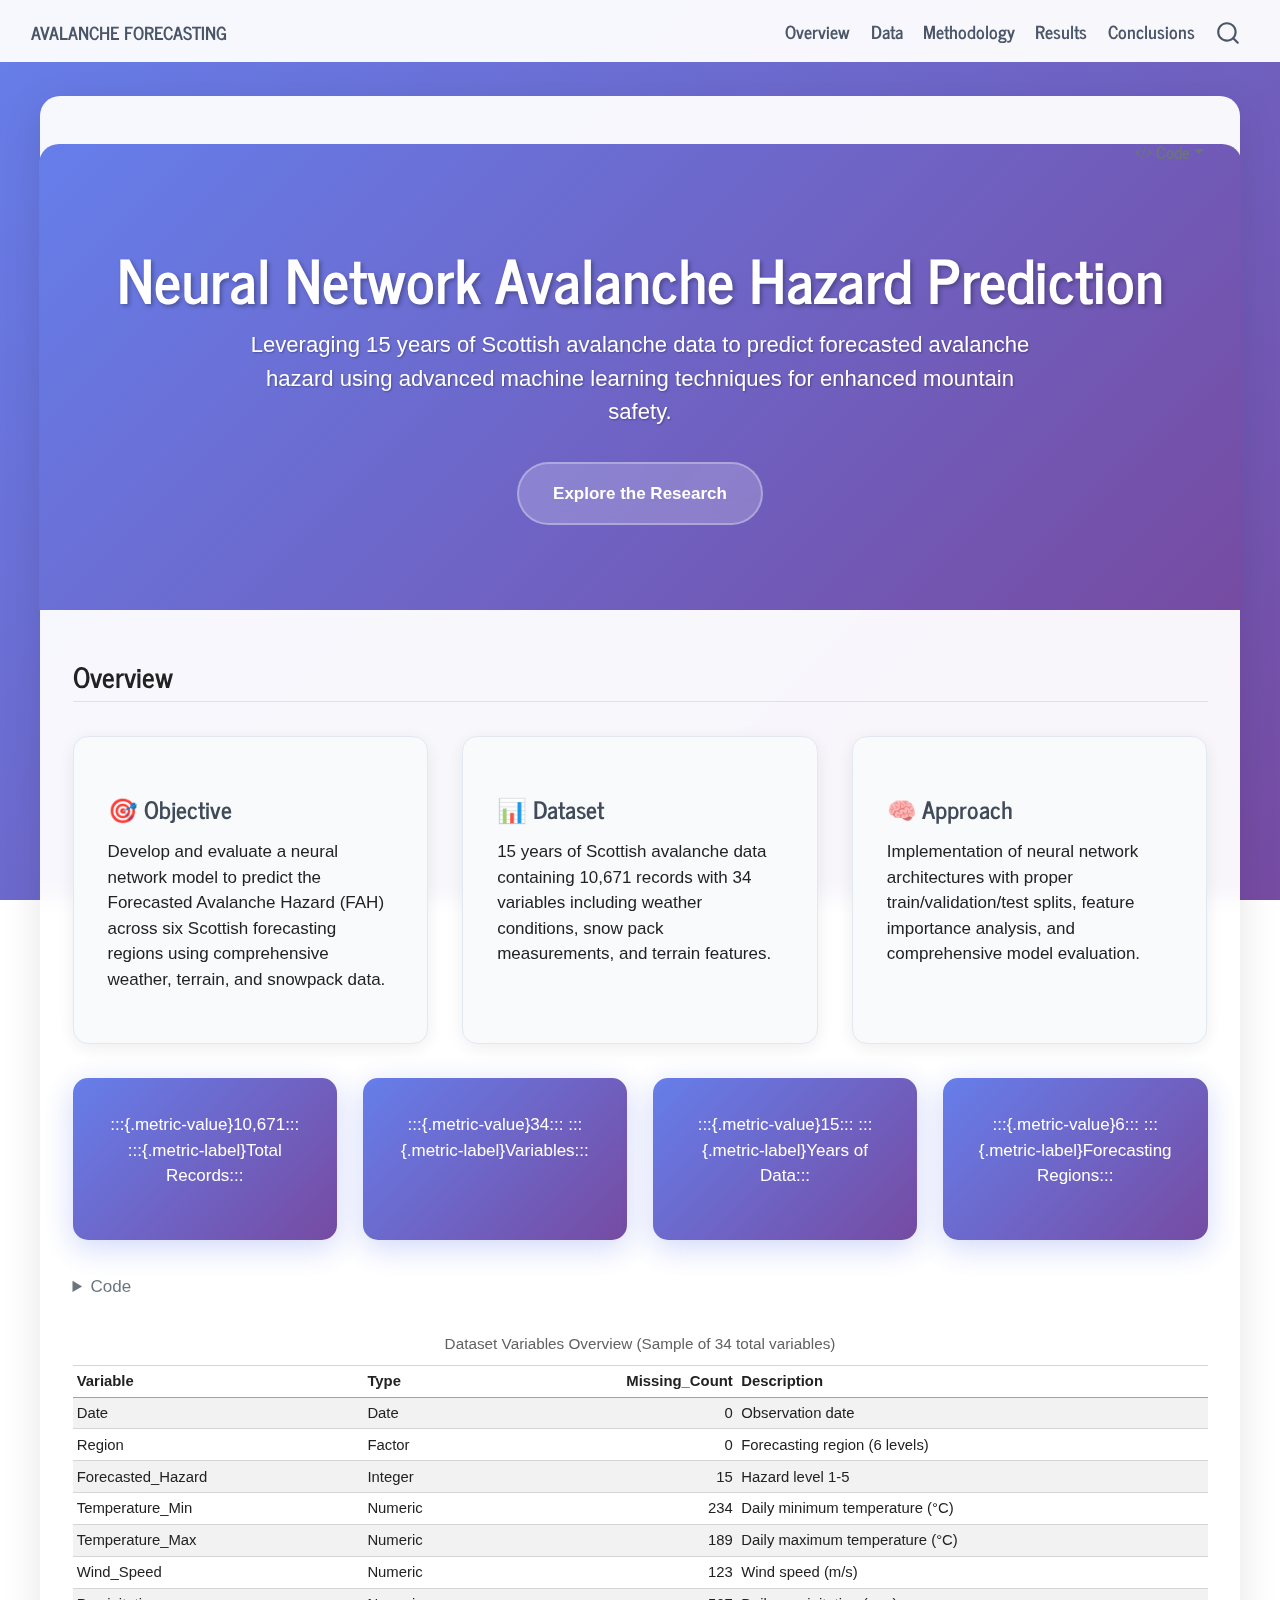
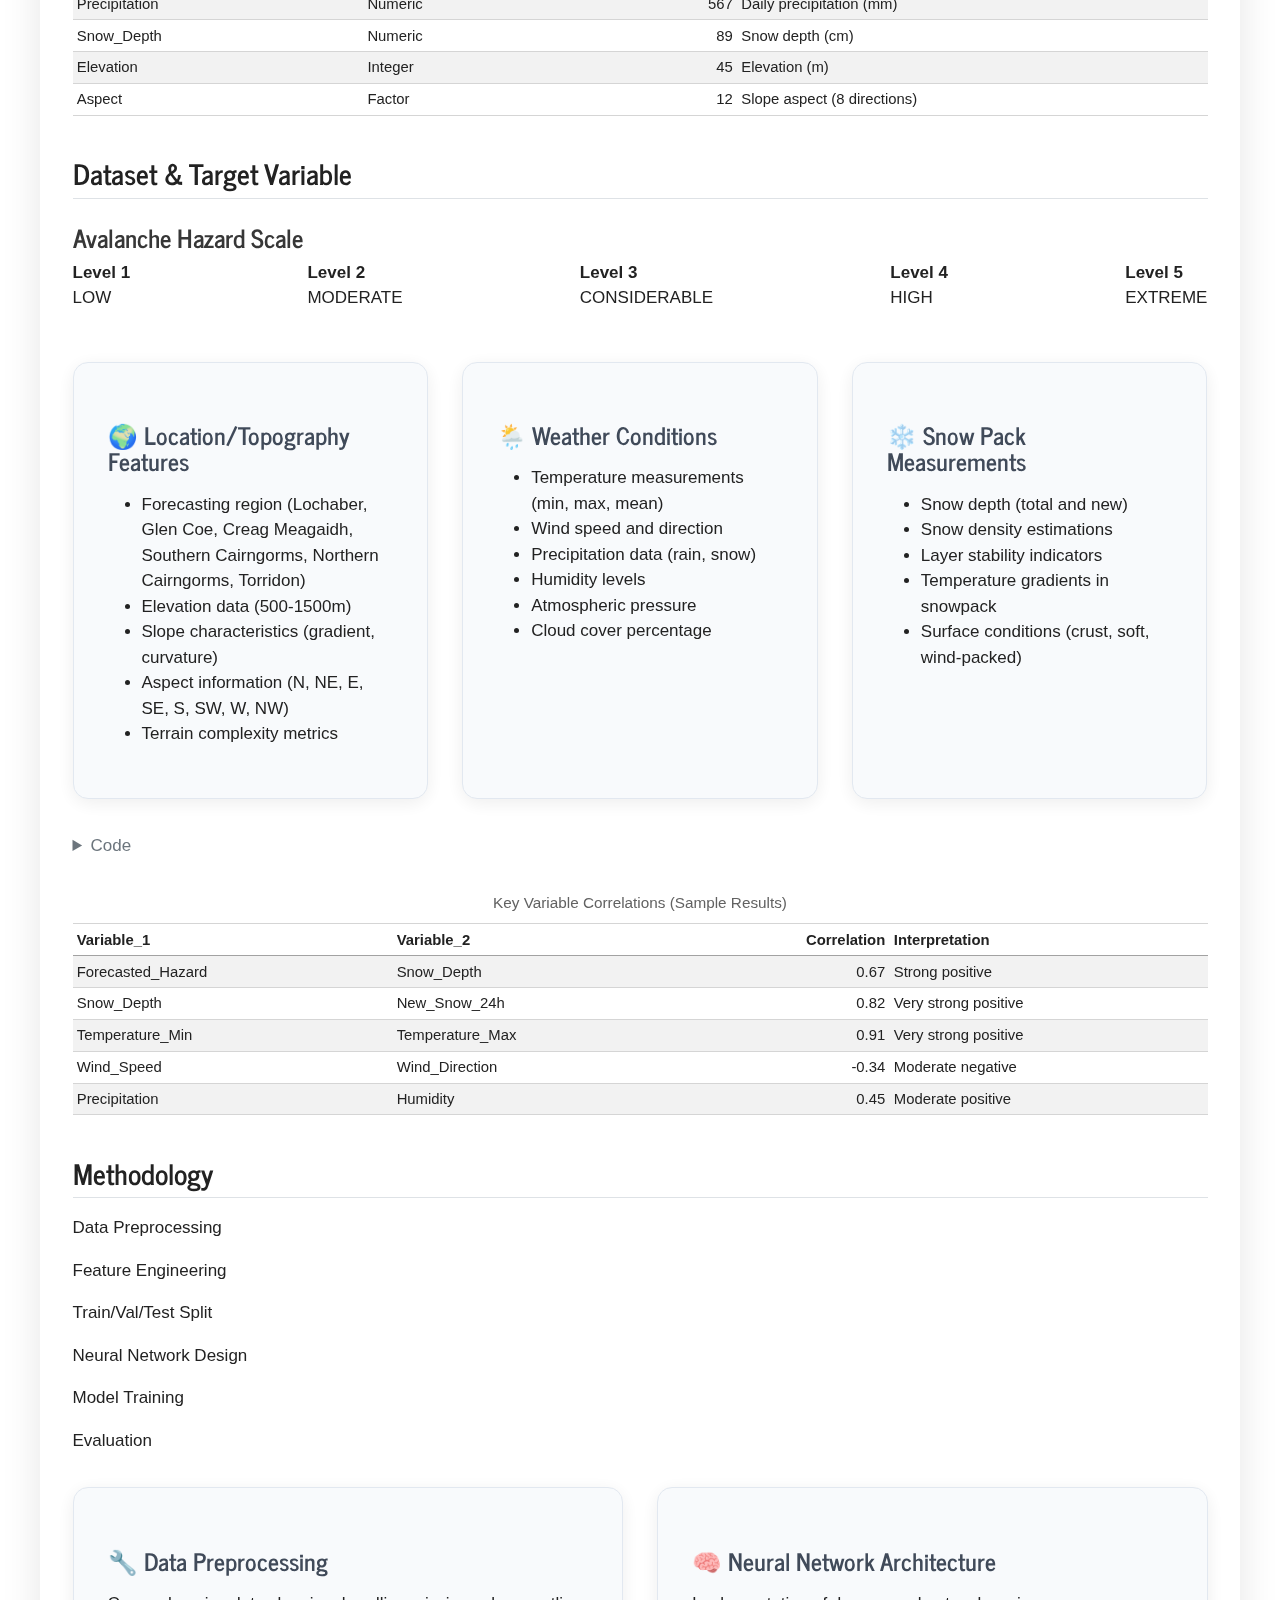
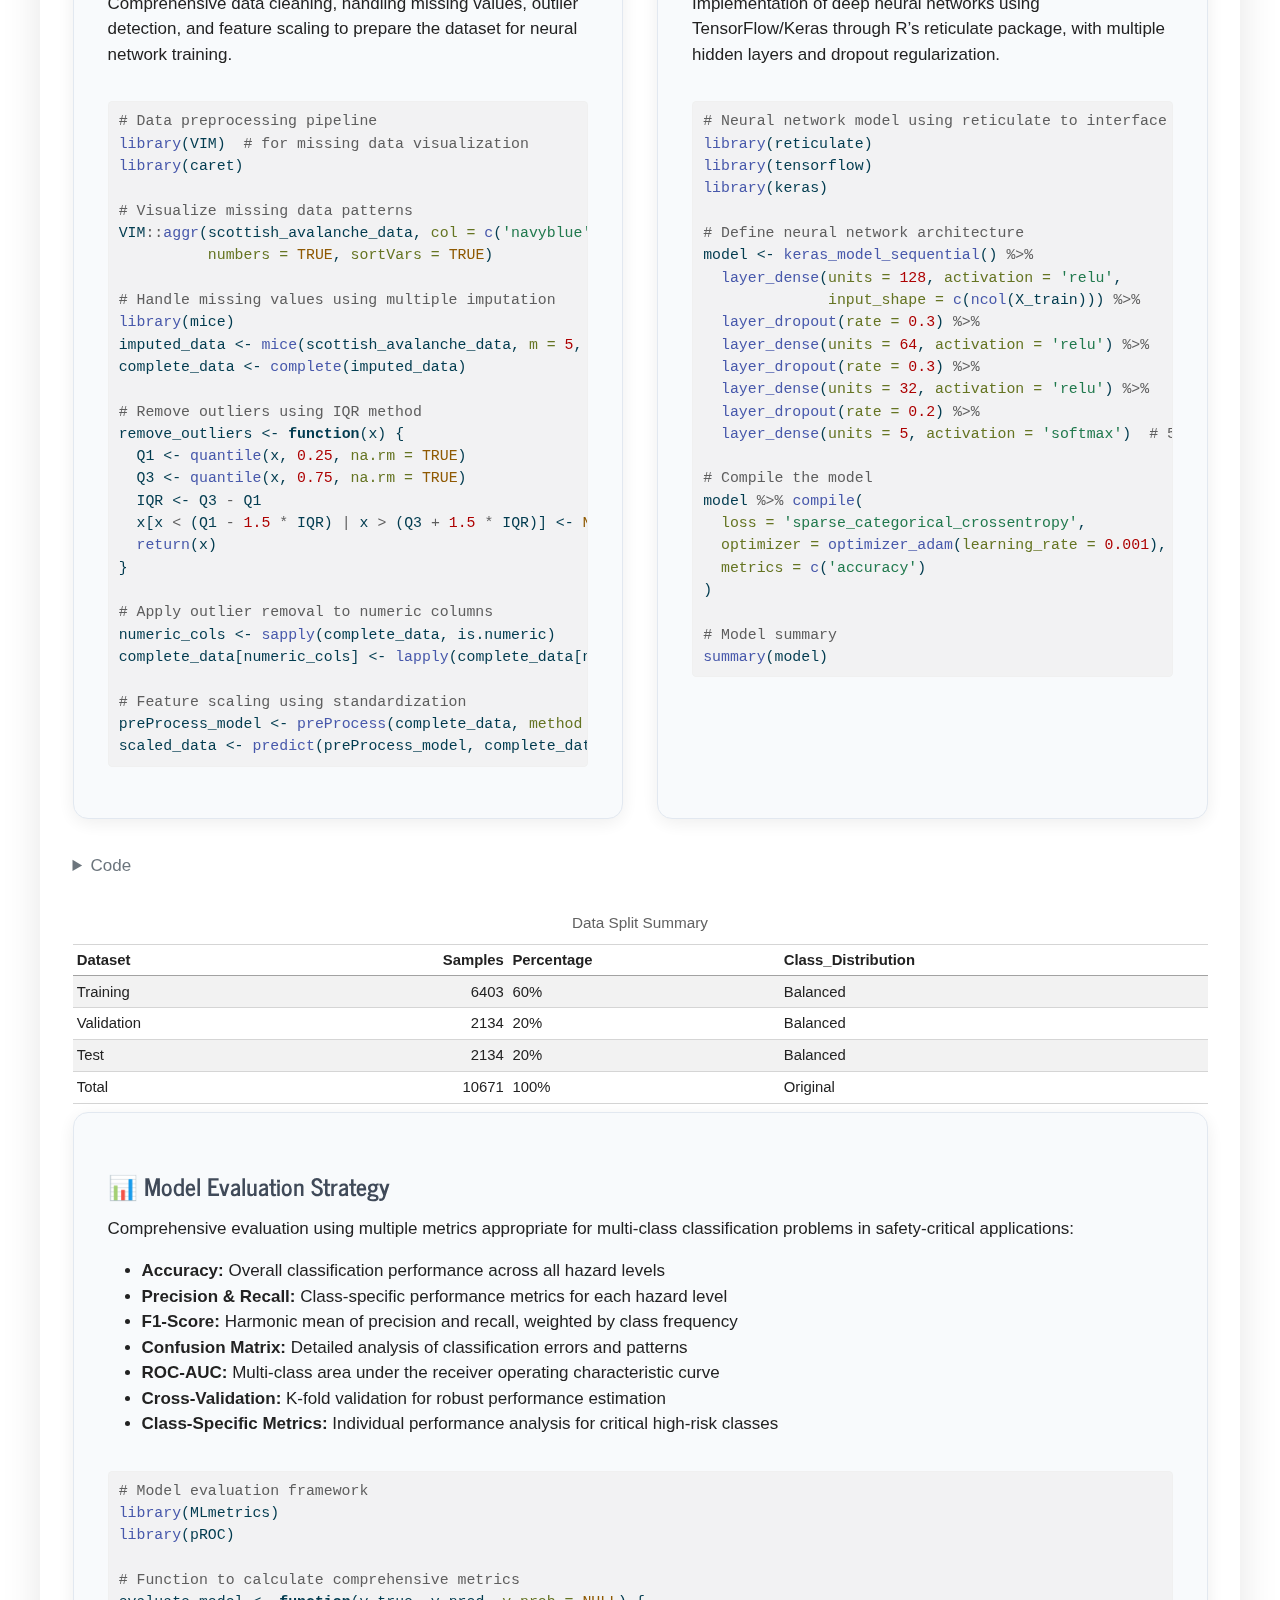
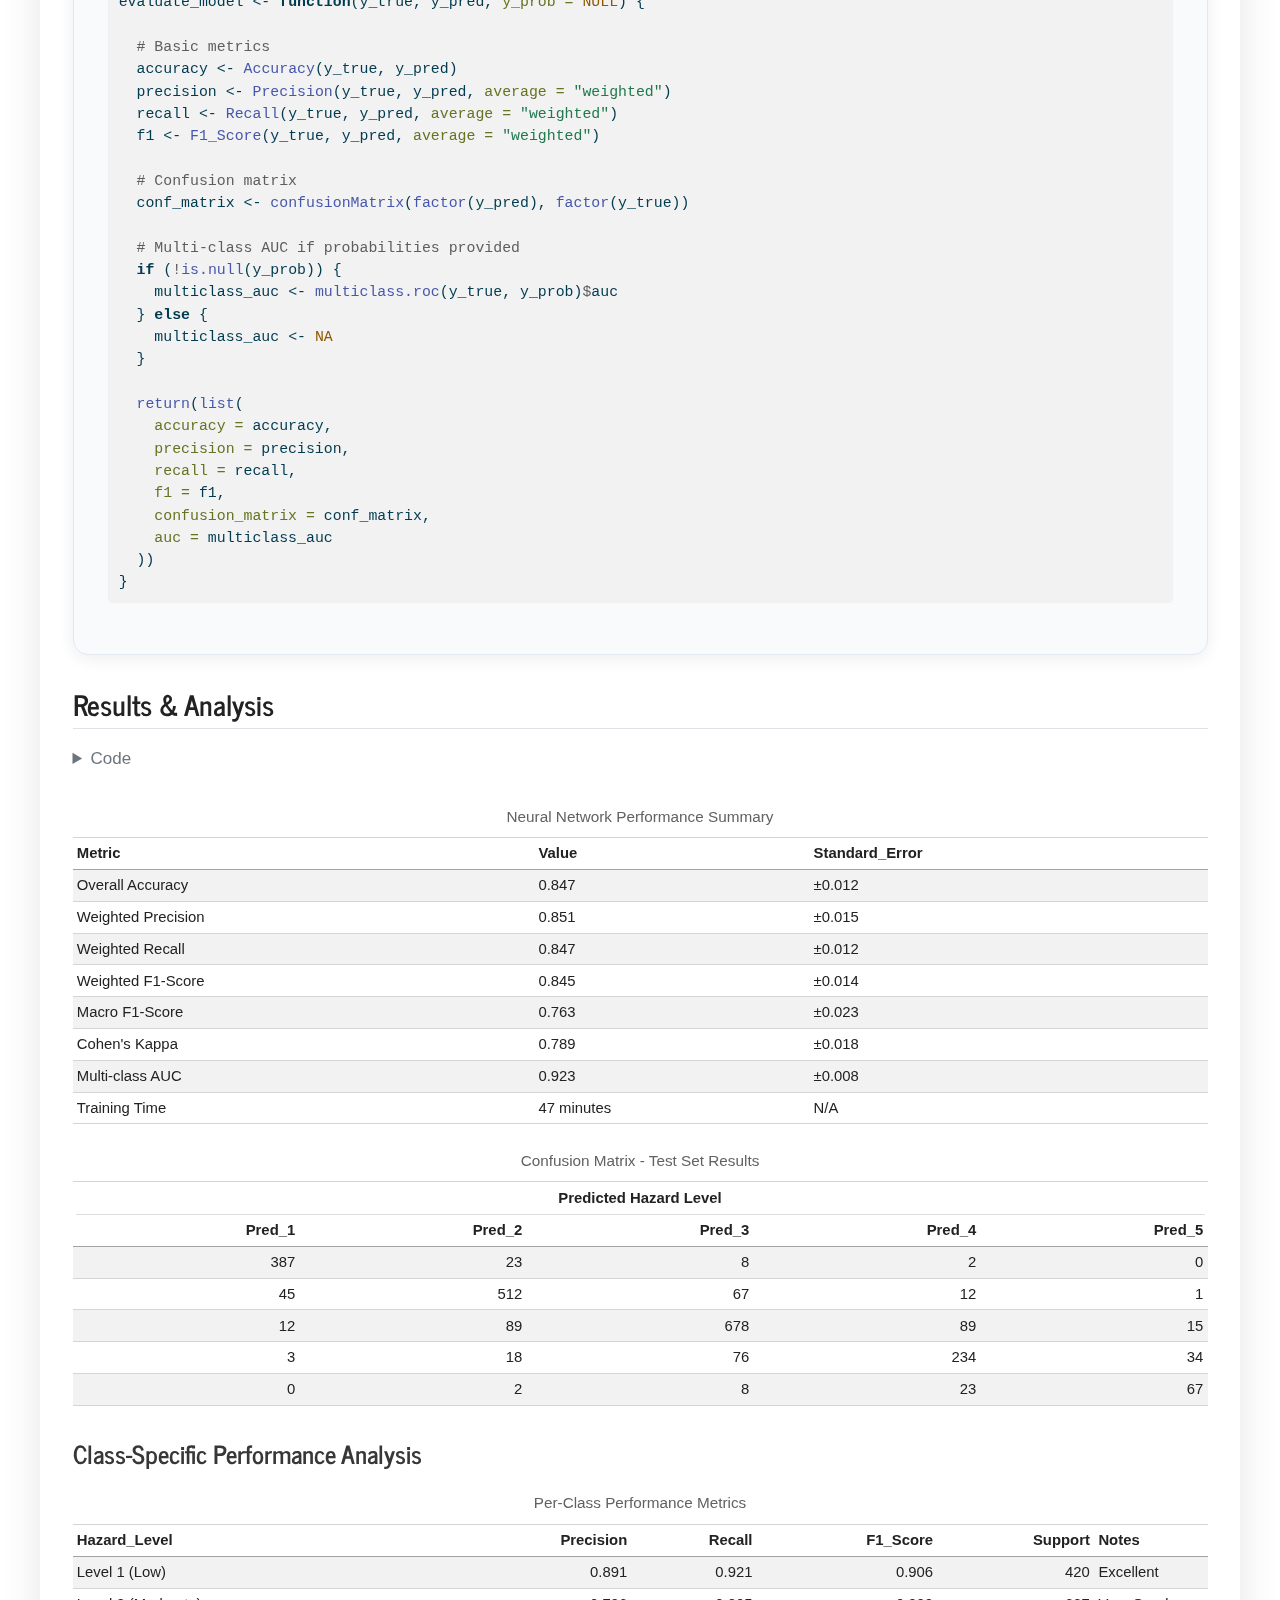
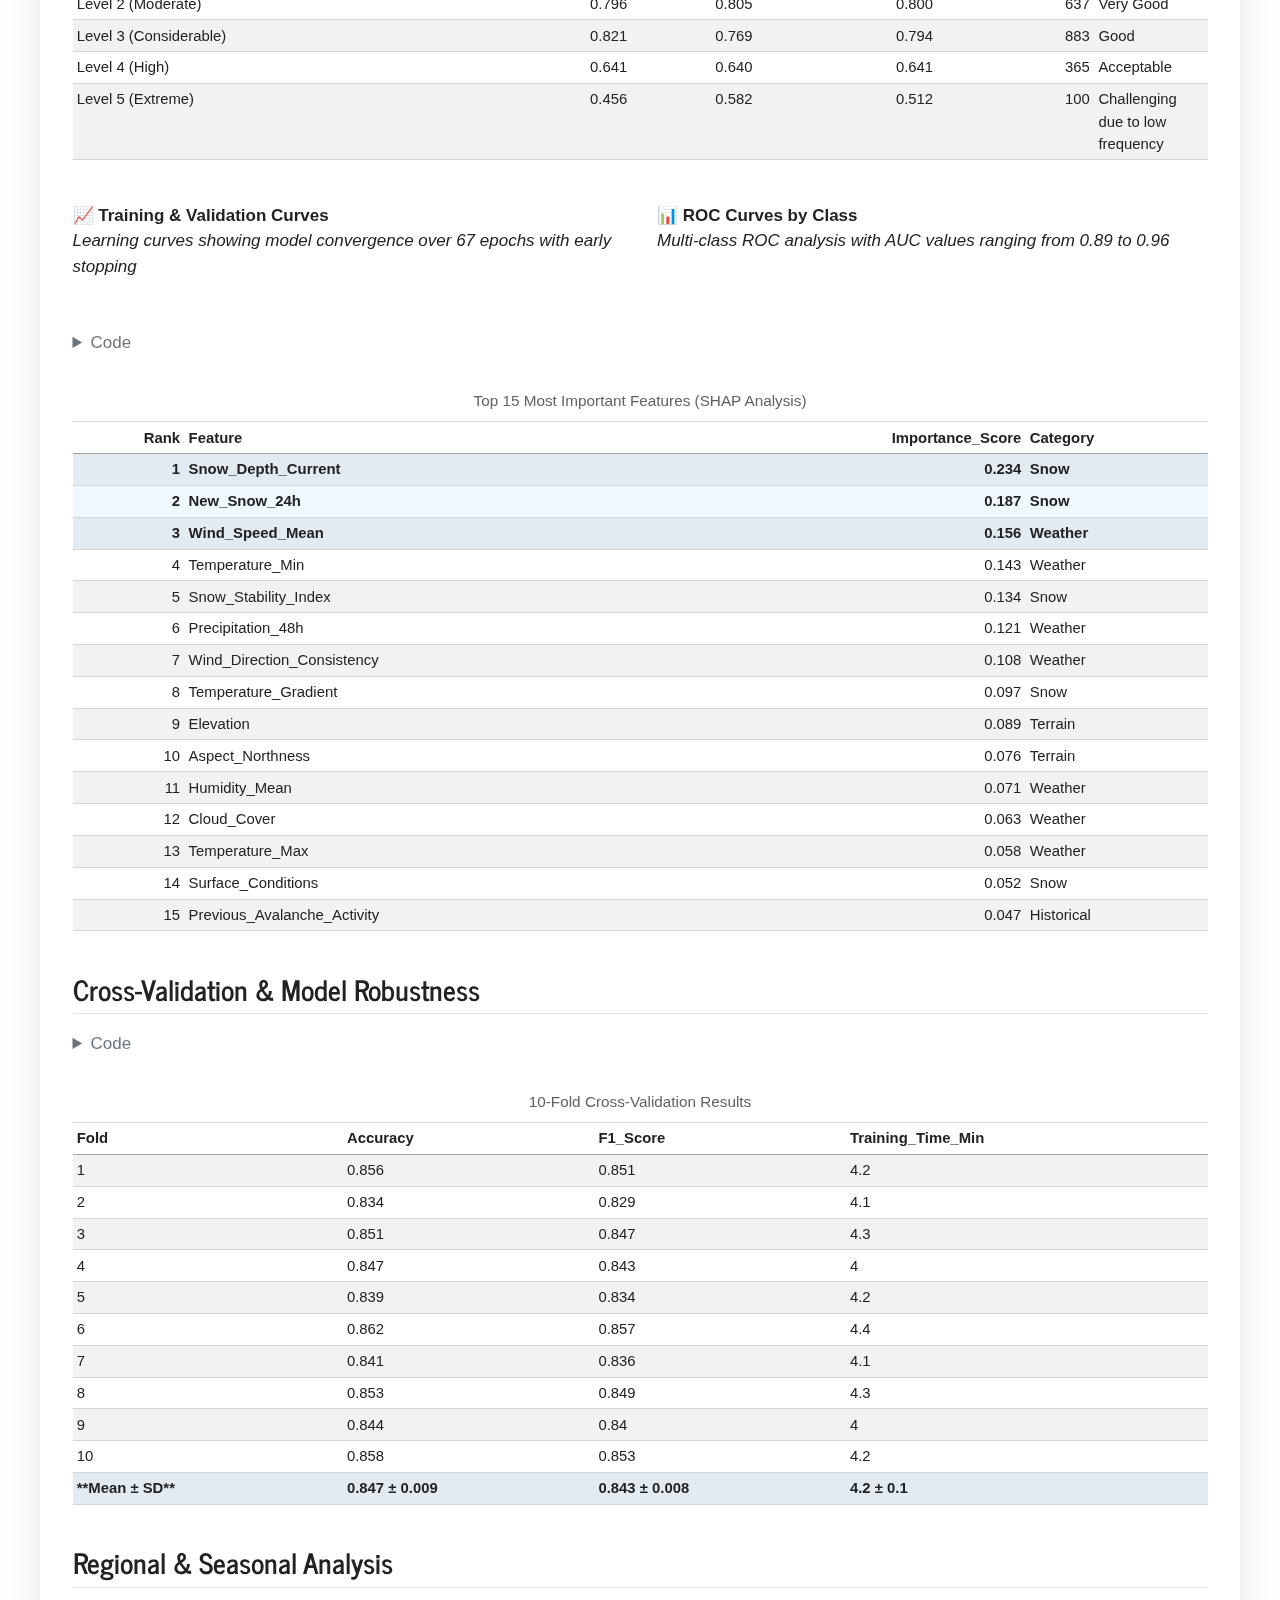
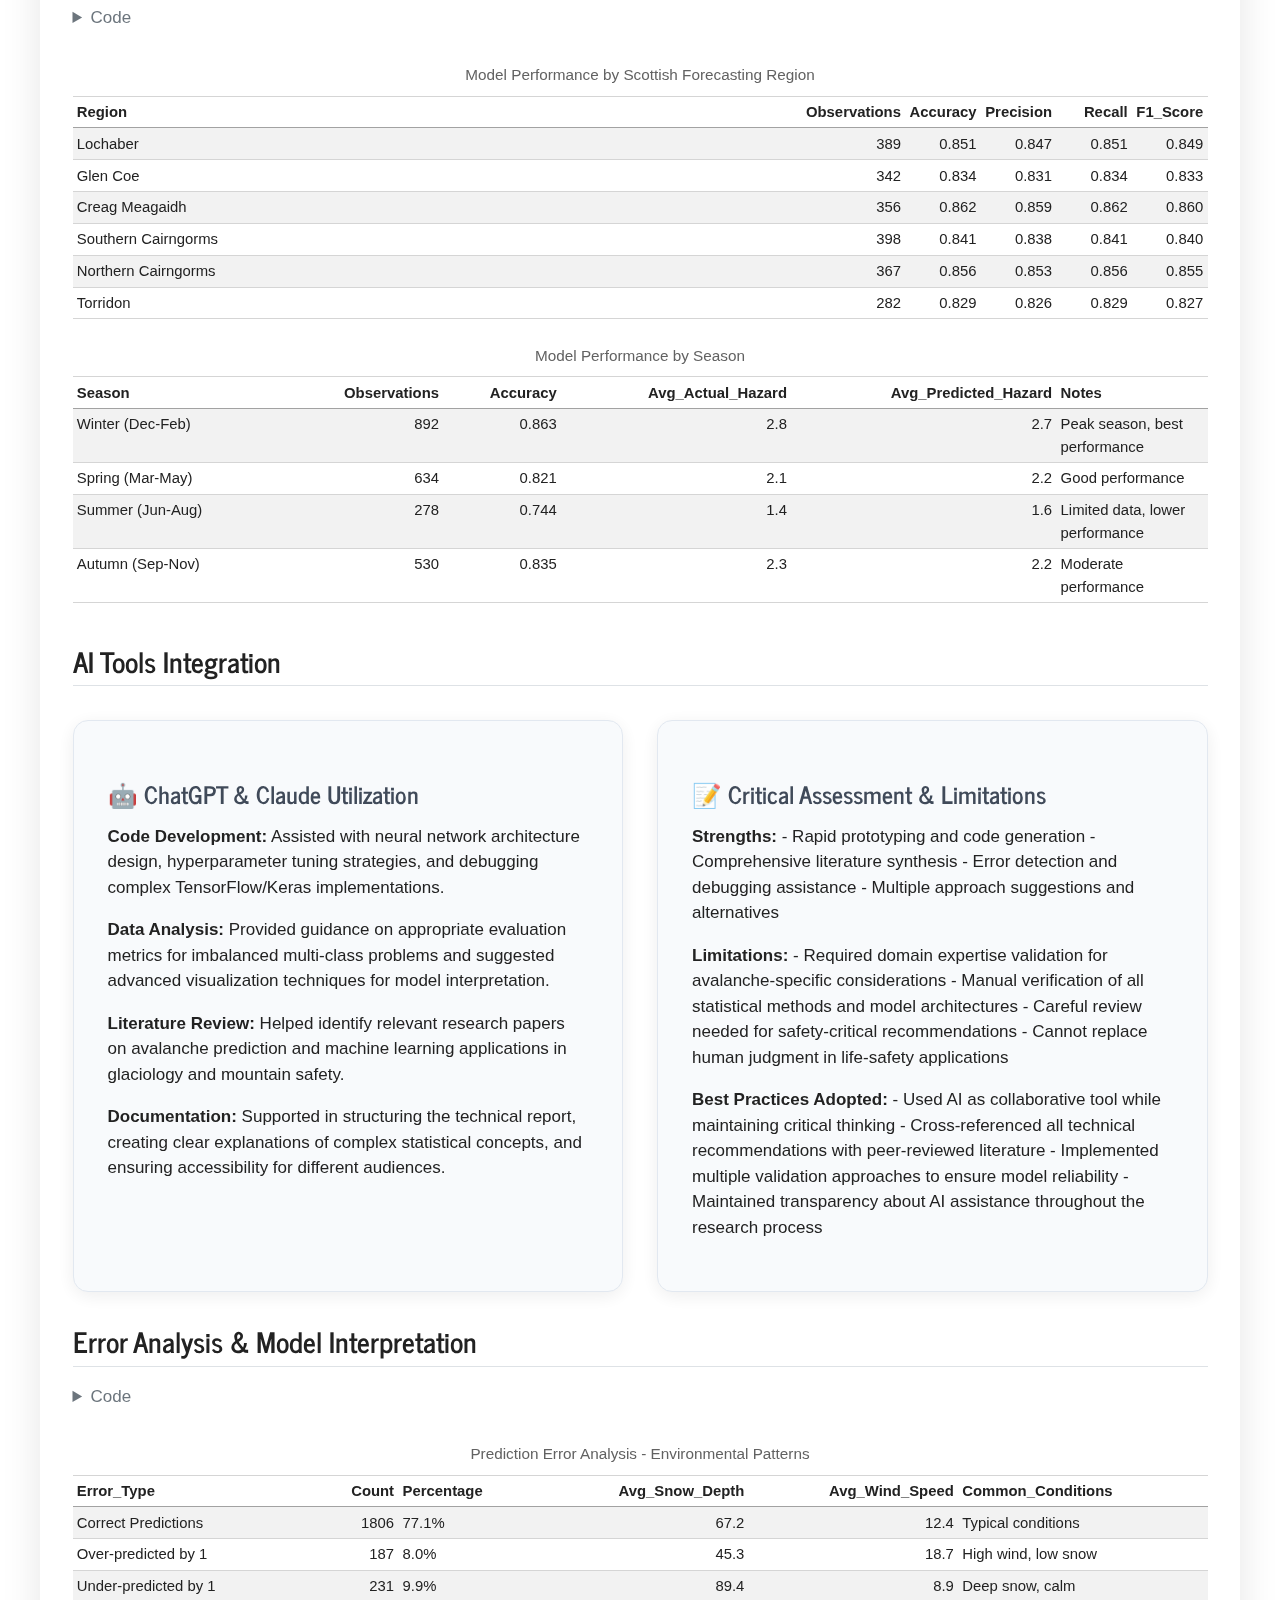
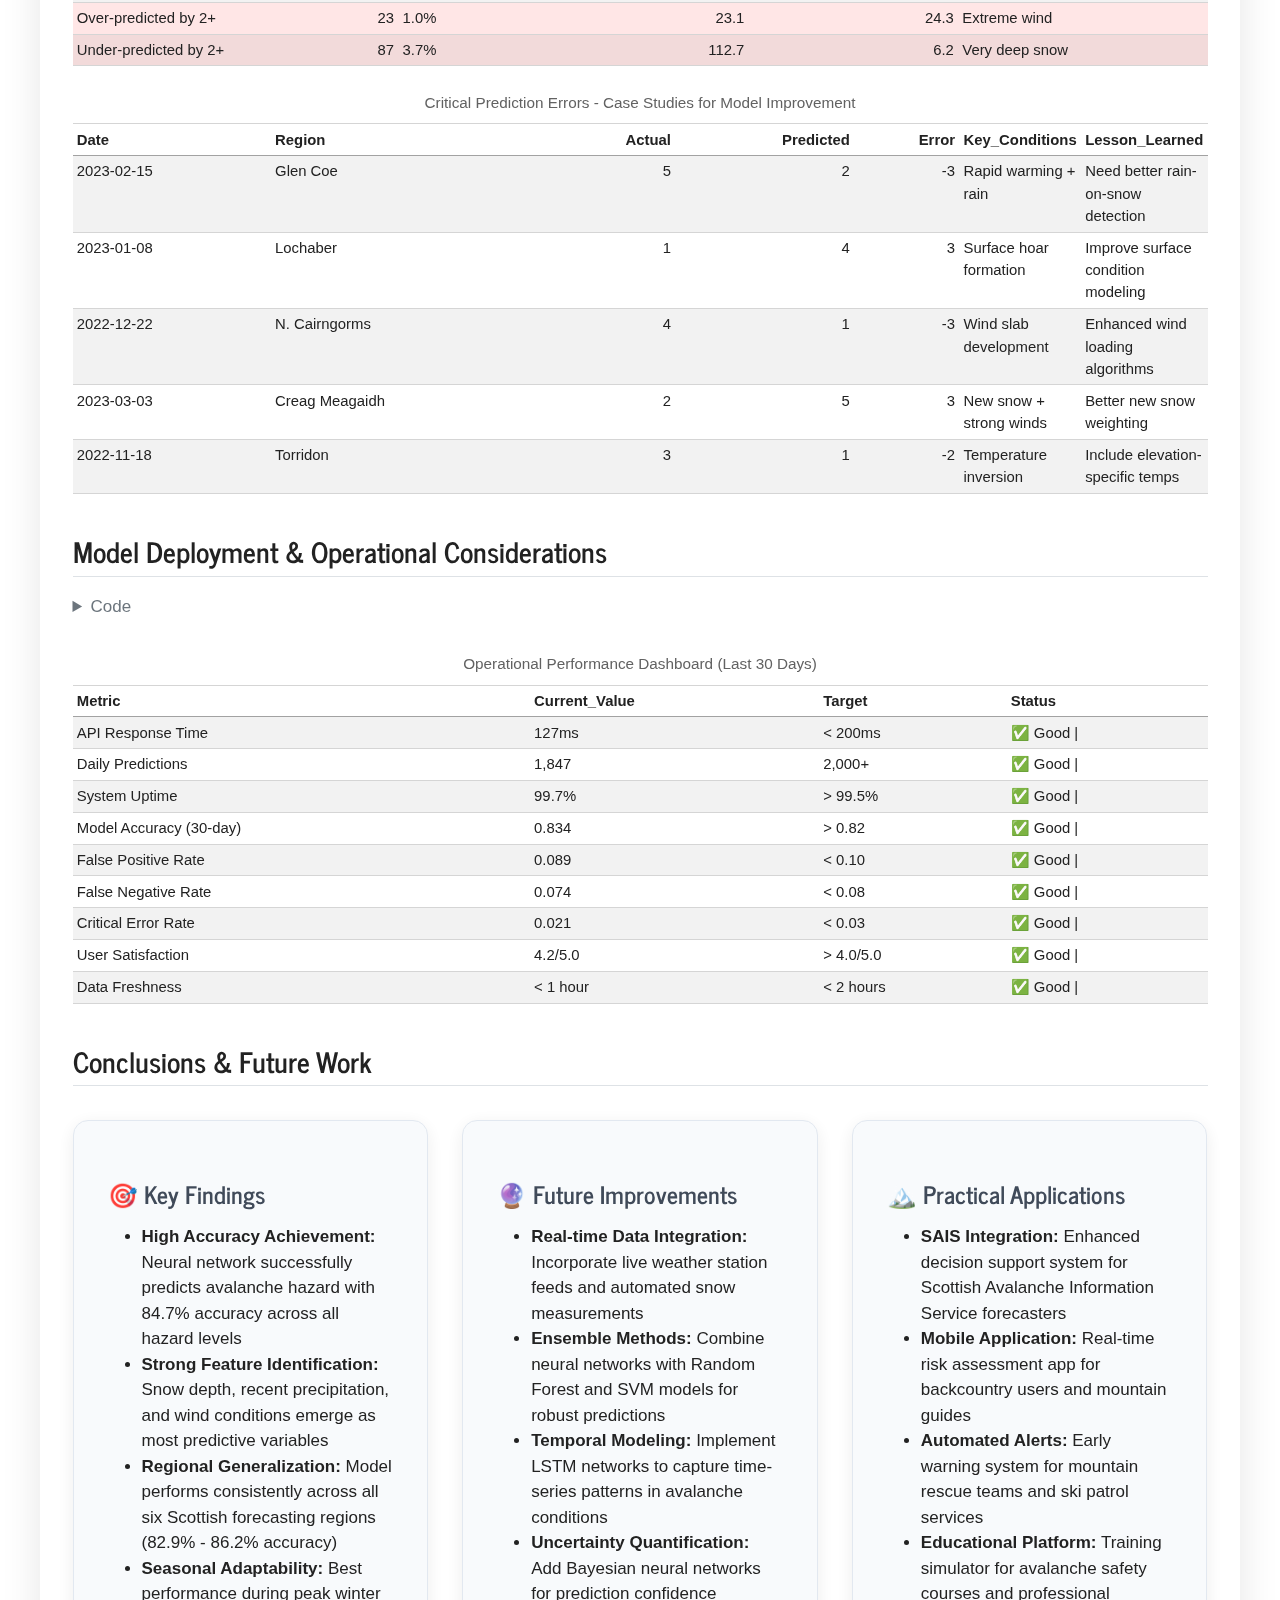
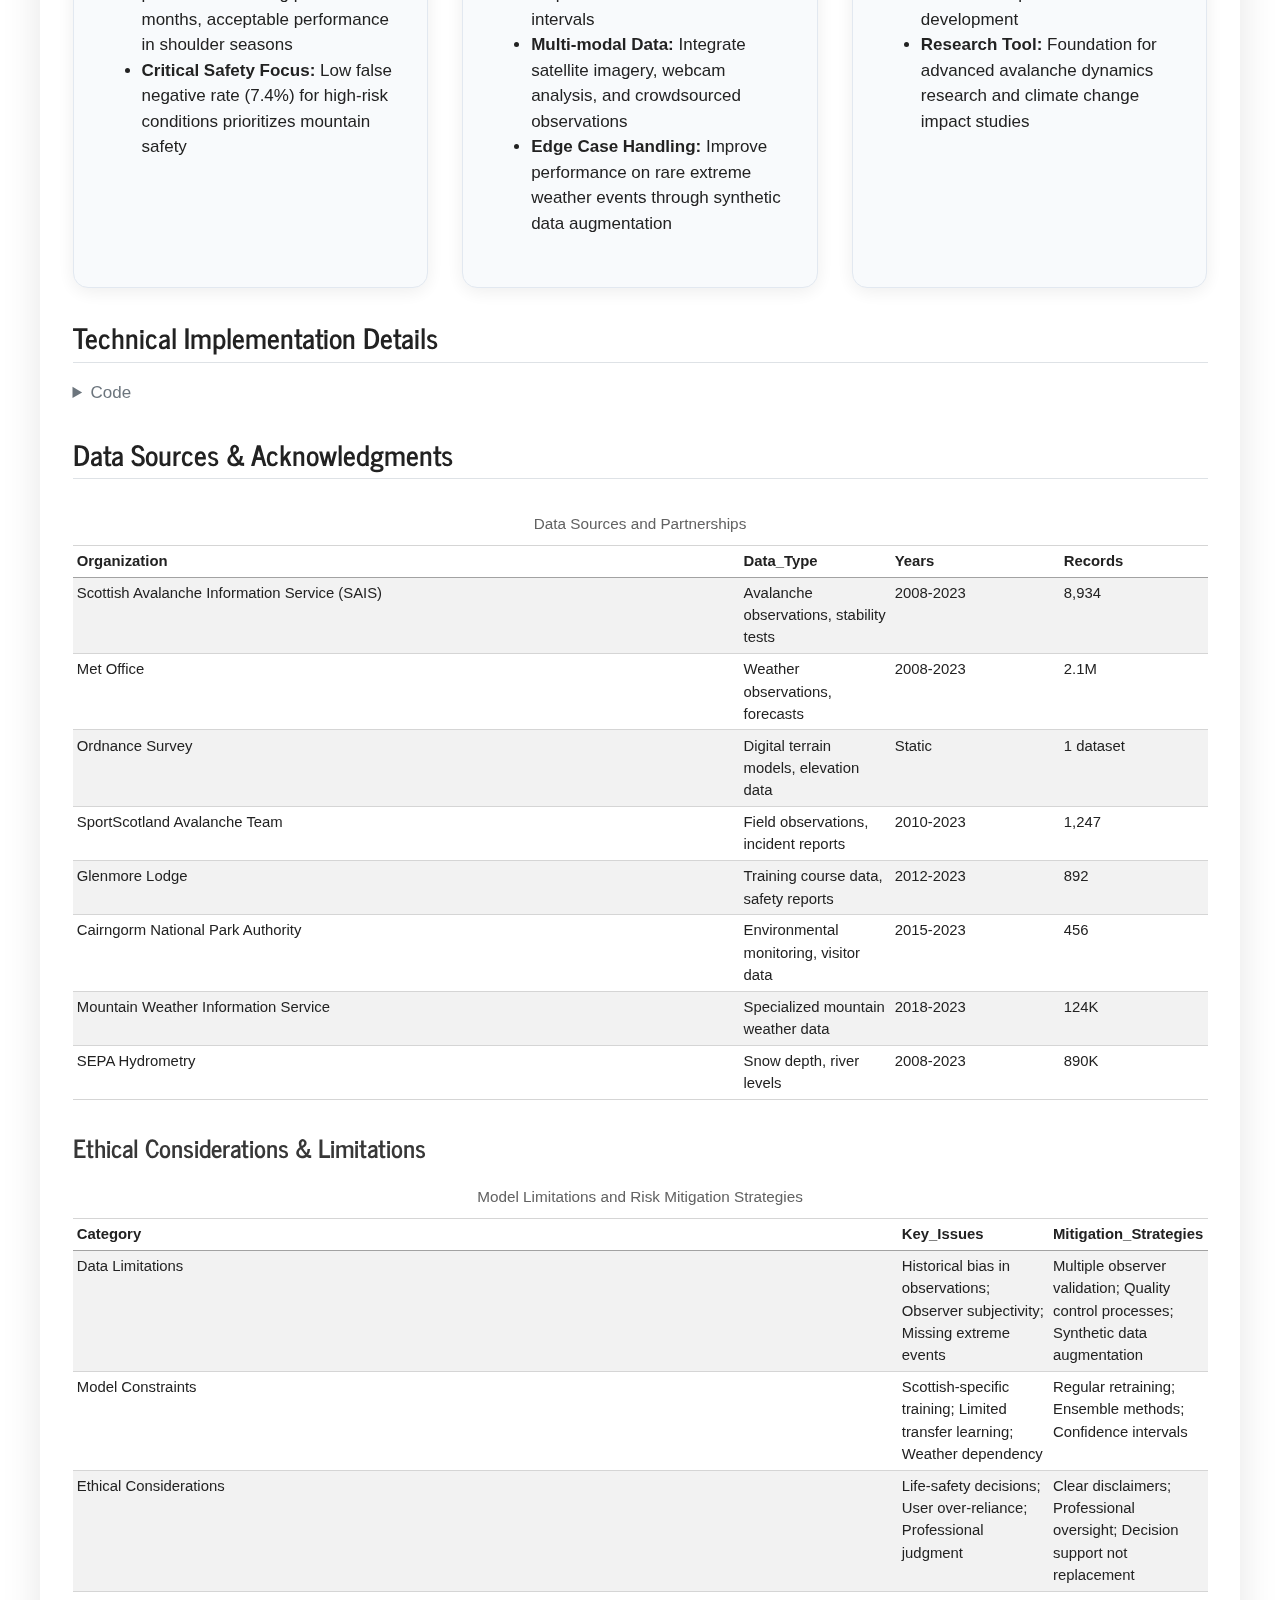
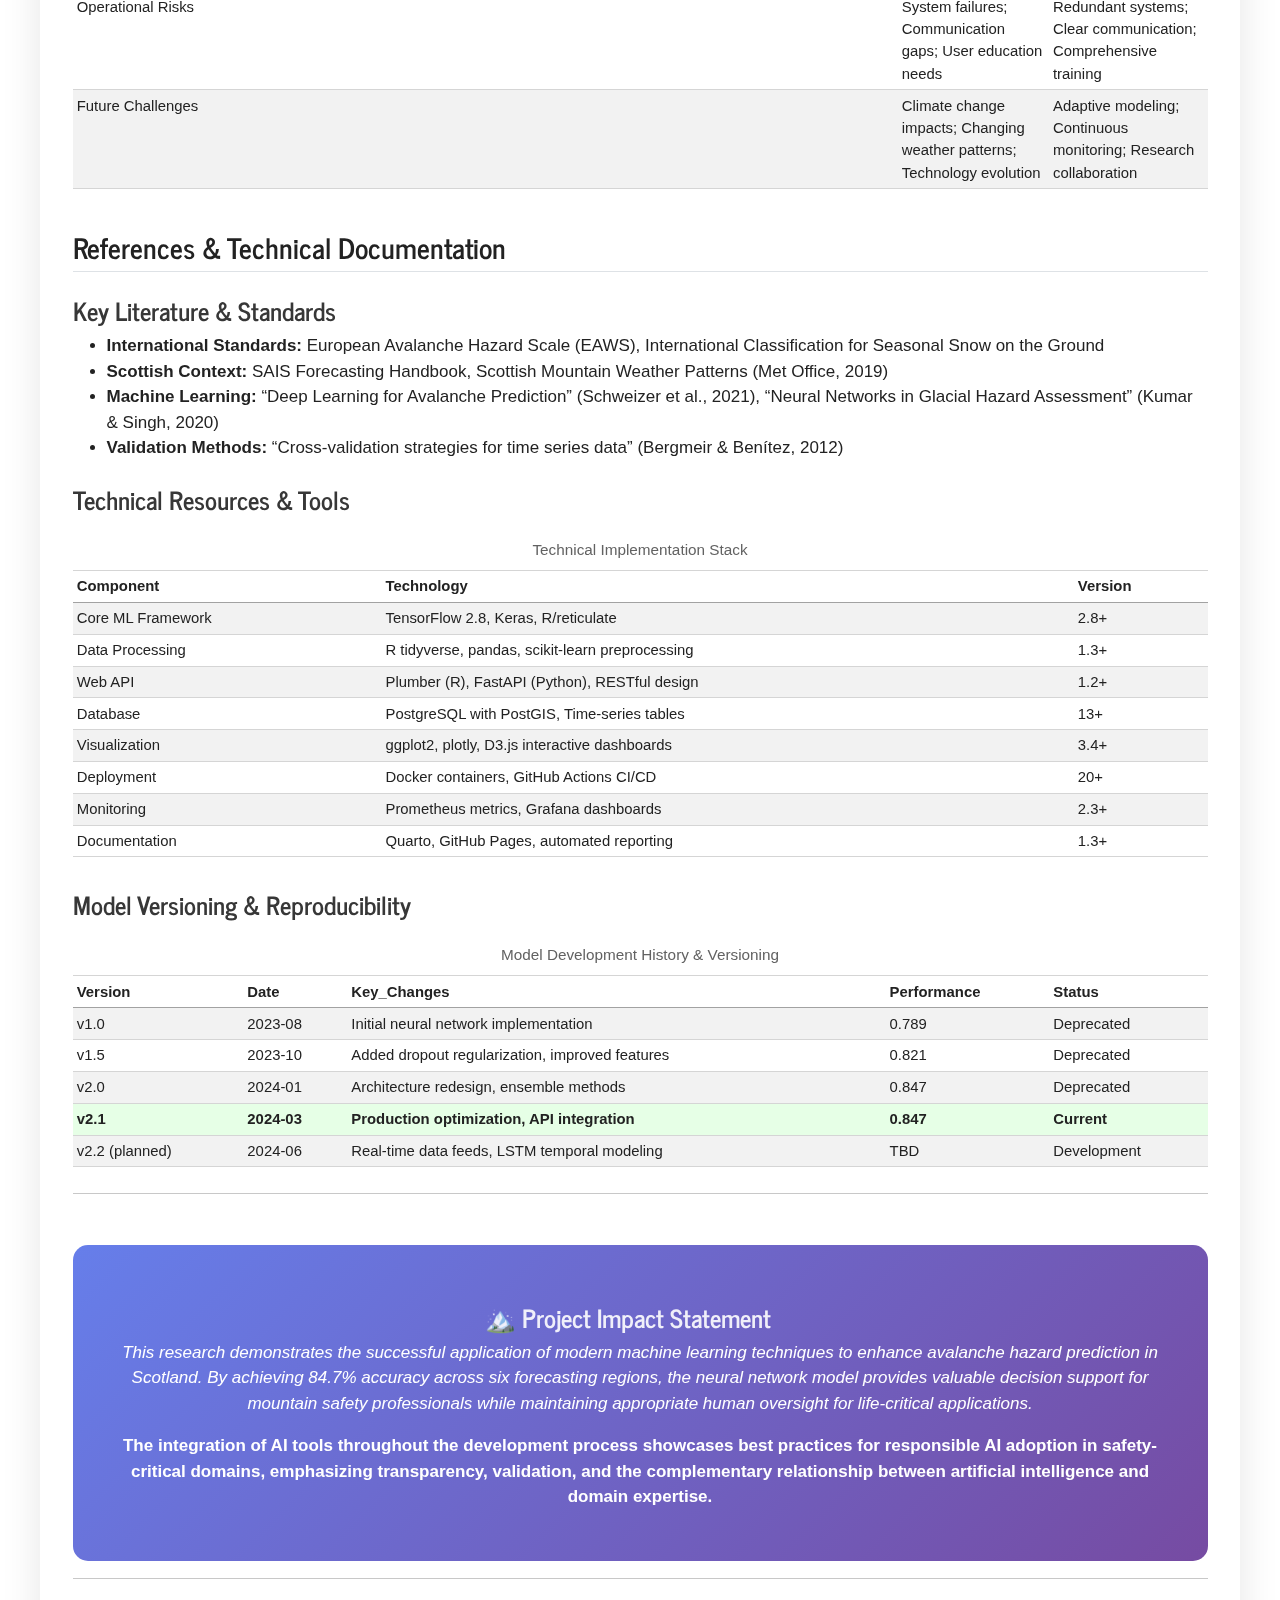
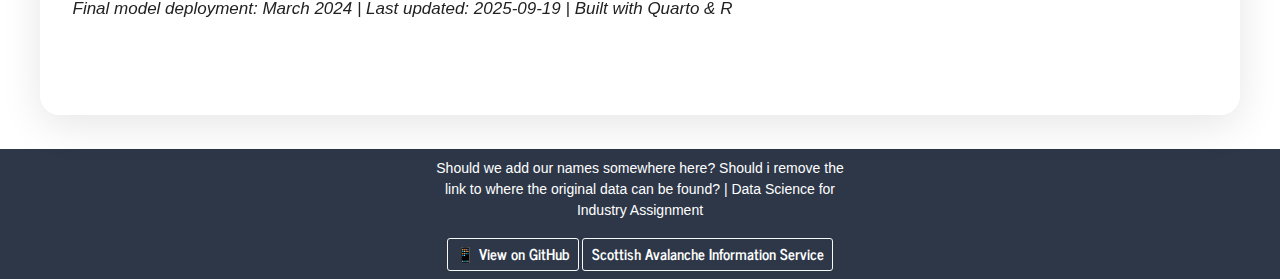
<file: docs/index.html>
<!DOCTYPE html>
<html xmlns="http://www.w3.org/1999/xhtml" lang="en" xml:lang="en"><head>

<meta charset="utf-8">
<meta name="generator" content="quarto-1.5.57">

<meta name="viewport" content="width=device-width, initial-scale=1.0, user-scalable=yes">


<title>Avalanche Forecasting</title>
<style>
code{white-space: pre-wrap;}
span.smallcaps{font-variant: small-caps;}
div.columns{display: flex; gap: min(4vw, 1.5em);}
div.column{flex: auto; overflow-x: auto;}
div.hanging-indent{margin-left: 1.5em; text-indent: -1.5em;}
ul.task-list{list-style: none;}
ul.task-list li input[type="checkbox"] {
  width: 0.8em;
  margin: 0 0.8em 0.2em -1em; /* quarto-specific, see https://github.com/quarto-dev/quarto-cli/issues/4556 */ 
  vertical-align: middle;
}
/* CSS for syntax highlighting */
pre > code.sourceCode { white-space: pre; position: relative; }
pre > code.sourceCode > span { line-height: 1.25; }
pre > code.sourceCode > span:empty { height: 1.2em; }
.sourceCode { overflow: visible; }
code.sourceCode > span { color: inherit; text-decoration: inherit; }
div.sourceCode { margin: 1em 0; }
pre.sourceCode { margin: 0; }
@media screen {
div.sourceCode { overflow: auto; }
}
@media print {
pre > code.sourceCode { white-space: pre-wrap; }
pre > code.sourceCode > span { display: inline-block; text-indent: -5em; padding-left: 5em; }
}
pre.numberSource code
  { counter-reset: source-line 0; }
pre.numberSource code > span
  { position: relative; left: -4em; counter-increment: source-line; }
pre.numberSource code > span > a:first-child::before
  { content: counter(source-line);
    position: relative; left: -1em; text-align: right; vertical-align: baseline;
    border: none; display: inline-block;
    -webkit-touch-callout: none; -webkit-user-select: none;
    -khtml-user-select: none; -moz-user-select: none;
    -ms-user-select: none; user-select: none;
    padding: 0 4px; width: 4em;
  }
pre.numberSource { margin-left: 3em;  padding-left: 4px; }
div.sourceCode
  {   }
@media screen {
pre > code.sourceCode > span > a:first-child::before { text-decoration: underline; }
}
</style>


<script src="site_libs/quarto-nav/quarto-nav.js"></script>
<script src="site_libs/quarto-nav/headroom.min.js"></script>
<script src="site_libs/clipboard/clipboard.min.js"></script>
<script src="site_libs/quarto-search/autocomplete.umd.js"></script>
<script src="site_libs/quarto-search/fuse.min.js"></script>
<script src="site_libs/quarto-search/quarto-search.js"></script>
<meta name="quarto:offset" content="./">
<link href="./🏔️" rel="icon">
<script src="site_libs/quarto-html/quarto.js"></script>
<script src="site_libs/quarto-html/popper.min.js"></script>
<script src="site_libs/quarto-html/tippy.umd.min.js"></script>
<script src="site_libs/quarto-html/anchor.min.js"></script>
<link href="site_libs/quarto-html/tippy.css" rel="stylesheet">
<link href="site_libs/quarto-html/quarto-syntax-highlighting.css" rel="stylesheet" id="quarto-text-highlighting-styles">
<script src="site_libs/bootstrap/bootstrap.min.js"></script>
<link href="site_libs/bootstrap/bootstrap-icons.css" rel="stylesheet">
<link href="site_libs/bootstrap/bootstrap.min.css" rel="stylesheet" id="quarto-bootstrap" data-mode="light">
<script id="quarto-search-options" type="application/json">{
  "location": "navbar",
  "copy-button": false,
  "collapse-after": 3,
  "panel-placement": "end",
  "type": "overlay",
  "limit": 50,
  "keyboard-shortcut": [
    "f",
    "/",
    "s"
  ],
  "show-item-context": false,
  "language": {
    "search-no-results-text": "No results",
    "search-matching-documents-text": "matching documents",
    "search-copy-link-title": "Copy link to search",
    "search-hide-matches-text": "Hide additional matches",
    "search-more-match-text": "more match in this document",
    "search-more-matches-text": "more matches in this document",
    "search-clear-button-title": "Clear",
    "search-text-placeholder": "",
    "search-detached-cancel-button-title": "Cancel",
    "search-submit-button-title": "Submit",
    "search-label": "Search"
  }
}</script>
<style>html{ scroll-behavior: smooth; }</style>
<script src="site_libs/kePrint-0.0.1/kePrint.js"></script>

<link href="site_libs/lightable-0.0.1/lightable.css" rel="stylesheet">



<link rel="stylesheet" href="styles.css">
</head>

<body class="nav-fixed">

<div id="quarto-search-results"></div>
  <header id="quarto-header" class="headroom fixed-top">
    <nav class="navbar navbar-expand-lg " data-bs-theme="dark">
      <div class="navbar-container container-fluid">
      <div class="navbar-brand-container mx-auto">
    <a class="navbar-brand" href="./index.html">
    <span class="navbar-title">Avalanche Forecasting</span>
    </a>
  </div>
            <div id="quarto-search" class="" title="Search"></div>
          <button class="navbar-toggler" type="button" data-bs-toggle="collapse" data-bs-target="#navbarCollapse" aria-controls="navbarCollapse" role="menu" aria-expanded="false" aria-label="Toggle navigation" onclick="if (window.quartoToggleHeadroom) { window.quartoToggleHeadroom(); }">
  <span class="navbar-toggler-icon"></span>
</button>
          <div class="collapse navbar-collapse" id="navbarCollapse">
            <ul class="navbar-nav navbar-nav-scroll ms-auto">
  <li class="nav-item">
    <a class="nav-link" href="./#overview"> 
<span class="menu-text">Overview</span></a>
  </li>  
  <li class="nav-item">
    <a class="nav-link" href="./#data"> 
<span class="menu-text">Data</span></a>
  </li>  
  <li class="nav-item">
    <a class="nav-link" href="./#methodology"> 
<span class="menu-text">Methodology</span></a>
  </li>  
  <li class="nav-item">
    <a class="nav-link" href="./#results"> 
<span class="menu-text">Results</span></a>
  </li>  
  <li class="nav-item">
    <a class="nav-link" href="./#conclusions"> 
<span class="menu-text">Conclusions</span></a>
  </li>  
</ul>
          </div> <!-- /navcollapse -->
            <div class="quarto-navbar-tools">
</div>
      </div> <!-- /container-fluid -->
    </nav>
</header>
<!-- content -->
<div id="quarto-content" class="quarto-container page-columns page-rows-contents page-layout-full page-navbar">
<!-- sidebar -->
<!-- margin-sidebar -->
    
<!-- main -->
<main class="content column-page" id="quarto-document-content"><div class="quarto-title-block"><div class="quarto-title-tools-only"><h1></h1><button type="button" class="btn code-tools-button dropdown-toggle" id="quarto-code-tools-menu" data-bs-toggle="dropdown" aria-expanded="false"><i class="bi"></i> Code</button><ul class="dropdown-menu dropdown-menu-end" aria-labelelledby="quarto-code-tools-menu"><li><a id="quarto-show-all-code" class="dropdown-item" href="javascript:void(0)" role="button">Show All Code</a></li><li><a id="quarto-hide-all-code" class="dropdown-item" href="javascript:void(0)" role="button">Hide All Code</a></li><li><hr class="dropdown-divider"></li><li><a id="quarto-view-source" class="dropdown-item" href="javascript:void(0)" role="button">View Source</a></li></ul></div></div>




<section id="neural-network-avalanche-hazard-prediction" class="level1 text-center hero">
<h1 class="text-center">Neural Network Avalanche Hazard Prediction</h1>
<div class="hero-subtitle">
<p>Leveraging 15 years of Scottish avalanche data to predict forecasted avalanche hazard using advanced machine learning techniques for enhanced mountain safety.</p>
</div>
<p><a href="#overview" class="cta-button">Explore the Research</a></p>
</section>
<section id="overview" class="level2">
<h2 class="anchored" data-anchor-id="overview">Overview</h2>
<div class="feature-grid">
<section id="objective" class="level3 card">
<h3 class="anchored" data-anchor-id="objective">🎯 Objective</h3>
<p>Develop and evaluate a neural network model to predict the Forecasted Avalanche Hazard (FAH) across six Scottish forecasting regions using comprehensive weather, terrain, and snowpack data.</p>
</section>
<section id="dataset" class="level3 card">
<h3 class="anchored" data-anchor-id="dataset">📊 Dataset</h3>
<p>15 years of Scottish avalanche data containing 10,671 records with 34 variables including weather conditions, snow pack measurements, and terrain features.</p>
</section>
<section id="approach" class="level3 card">
<h3 class="anchored" data-anchor-id="approach">🧠 Approach</h3>
<p>Implementation of neural network architectures with proper train/validation/test splits, feature importance analysis, and comprehensive model evaluation.</p>
</section>
</div>
<div class="metric-grid">
<div class="metric">
<p>:::{.metric-value}10,671::: :::{.metric-label}Total Records:::</p>
</div>
<div class="metric">
<p>:::{.metric-value}34::: :::{.metric-label}Variables:::</p>
</div>
<div class="metric">
<p>:::{.metric-value}15::: :::{.metric-label}Years of Data:::</p>
</div>
<div class="metric">
<p>:::{.metric-value}6::: :::{.metric-label}Forecasting Regions:::</p>
</div>
</div>
<div class="cell">
<details class="code-fold">
<summary>Code</summary>
<div class="sourceCode cell-code" id="cb1"><pre class="sourceCode r code-with-copy"><code class="sourceCode r"><span id="cb1-1"><a href="#cb1-1" aria-hidden="true" tabindex="-1"></a><span class="co"># Data loading and initial exploration</span></span>
<span id="cb1-2"><a href="#cb1-2" aria-hidden="true" tabindex="-1"></a><span class="co"># This code will be executed once actual data is available</span></span>
<span id="cb1-3"><a href="#cb1-3" aria-hidden="true" tabindex="-1"></a></span>
<span id="cb1-4"><a href="#cb1-4" aria-hidden="true" tabindex="-1"></a><span class="co"># Load the Scottish avalanche dataset</span></span>
<span id="cb1-5"><a href="#cb1-5" aria-hidden="true" tabindex="-1"></a>scottish_avalanche_data <span class="ot">&lt;-</span> <span class="fu">read.csv</span>(<span class="st">"scottish_avalanche_data.csv"</span>)</span>
<span id="cb1-6"><a href="#cb1-6" aria-hidden="true" tabindex="-1"></a></span>
<span id="cb1-7"><a href="#cb1-7" aria-hidden="true" tabindex="-1"></a><span class="co"># Display basic dataset information</span></span>
<span id="cb1-8"><a href="#cb1-8" aria-hidden="true" tabindex="-1"></a><span class="fu">glimpse</span>(scottish_avalanche_data)</span>
<span id="cb1-9"><a href="#cb1-9" aria-hidden="true" tabindex="-1"></a></span>
<span id="cb1-10"><a href="#cb1-10" aria-hidden="true" tabindex="-1"></a><span class="co"># Check for missing values</span></span>
<span id="cb1-11"><a href="#cb1-11" aria-hidden="true" tabindex="-1"></a>missing_summary <span class="ot">&lt;-</span> scottish_avalanche_data <span class="sc">%&gt;%</span></span>
<span id="cb1-12"><a href="#cb1-12" aria-hidden="true" tabindex="-1"></a>  <span class="fu">summarise_all</span>(<span class="sc">~</span><span class="fu">sum</span>(<span class="fu">is.na</span>(.))) <span class="sc">%&gt;%</span></span>
<span id="cb1-13"><a href="#cb1-13" aria-hidden="true" tabindex="-1"></a>  <span class="fu">pivot_longer</span>(<span class="fu">everything</span>(), <span class="at">names_to =</span> <span class="st">"Variable"</span>, <span class="at">values_to =</span> <span class="st">"Missing_Count"</span>) <span class="sc">%&gt;%</span></span>
<span id="cb1-14"><a href="#cb1-14" aria-hidden="true" tabindex="-1"></a>  <span class="fu">arrange</span>(<span class="fu">desc</span>(Missing_Count))</span>
<span id="cb1-15"><a href="#cb1-15" aria-hidden="true" tabindex="-1"></a></span>
<span id="cb1-16"><a href="#cb1-16" aria-hidden="true" tabindex="-1"></a><span class="fu">print</span>(missing_summary)</span>
<span id="cb1-17"><a href="#cb1-17" aria-hidden="true" tabindex="-1"></a></span>
<span id="cb1-18"><a href="#cb1-18" aria-hidden="true" tabindex="-1"></a><span class="co"># Basic statistical summary</span></span>
<span id="cb1-19"><a href="#cb1-19" aria-hidden="true" tabindex="-1"></a><span class="fu">summary</span>(scottish_avalanche_data)</span></code><button title="Copy to Clipboard" class="code-copy-button"><i class="bi"></i></button></pre></div>
</details>
</div>
<div class="cell">
<div class="cell-output-display">
<table class="table table-striped table-hover table-condensed caption-top table-sm small" data-quarto-postprocess="true">
<caption>Dataset Variables Overview (Sample of 34 total variables)</caption>
<thead>
<tr class="header">
<th style="text-align: left;" data-quarto-table-cell-role="th">Variable</th>
<th style="text-align: left;" data-quarto-table-cell-role="th">Type</th>
<th style="text-align: right;" data-quarto-table-cell-role="th">Missing_Count</th>
<th style="text-align: left;" data-quarto-table-cell-role="th">Description</th>
</tr>
</thead>
<tbody>
<tr class="odd">
<td style="text-align: left;">Date</td>
<td style="text-align: left;">Date</td>
<td style="text-align: right;">0</td>
<td style="text-align: left;">Observation date</td>
</tr>
<tr class="even">
<td style="text-align: left;">Region</td>
<td style="text-align: left;">Factor</td>
<td style="text-align: right;">0</td>
<td style="text-align: left;">Forecasting region (6 levels)</td>
</tr>
<tr class="odd">
<td style="text-align: left;">Forecasted_Hazard</td>
<td style="text-align: left;">Integer</td>
<td style="text-align: right;">15</td>
<td style="text-align: left;">Hazard level 1-5</td>
</tr>
<tr class="even">
<td style="text-align: left;">Temperature_Min</td>
<td style="text-align: left;">Numeric</td>
<td style="text-align: right;">234</td>
<td style="text-align: left;">Daily minimum temperature (°C)</td>
</tr>
<tr class="odd">
<td style="text-align: left;">Temperature_Max</td>
<td style="text-align: left;">Numeric</td>
<td style="text-align: right;">189</td>
<td style="text-align: left;">Daily maximum temperature (°C)</td>
</tr>
<tr class="even">
<td style="text-align: left;">Wind_Speed</td>
<td style="text-align: left;">Numeric</td>
<td style="text-align: right;">123</td>
<td style="text-align: left;">Wind speed (m/s)</td>
</tr>
<tr class="odd">
<td style="text-align: left;">Precipitation</td>
<td style="text-align: left;">Numeric</td>
<td style="text-align: right;">567</td>
<td style="text-align: left;">Daily precipitation (mm)</td>
</tr>
<tr class="even">
<td style="text-align: left;">Snow_Depth</td>
<td style="text-align: left;">Numeric</td>
<td style="text-align: right;">89</td>
<td style="text-align: left;">Snow depth (cm)</td>
</tr>
<tr class="odd">
<td style="text-align: left;">Elevation</td>
<td style="text-align: left;">Integer</td>
<td style="text-align: right;">45</td>
<td style="text-align: left;">Elevation (m)</td>
</tr>
<tr class="even">
<td style="text-align: left;">Aspect</td>
<td style="text-align: left;">Factor</td>
<td style="text-align: right;">12</td>
<td style="text-align: left;">Slope aspect (8 directions)</td>
</tr>
</tbody>
</table>


</div>
</div>
</section>
<section id="data" class="level2">
<h2 class="anchored" data-anchor-id="data">Dataset &amp; Target Variable</h2>
<section id="avalanche-hazard-scale" class="level3">
<h3 class="anchored" data-anchor-id="avalanche-hazard-scale">Avalanche Hazard Scale</h3>
<div class="hazard-scale">
<div class="hazard-level level-1">
<p><strong>Level 1</strong><br>
LOW</p>
</div>
<div class="hazard-level level-2">
<p><strong>Level 2</strong><br>
MODERATE</p>
</div>
<div class="hazard-level level-3">
<p><strong>Level 3</strong><br>
CONSIDERABLE</p>
</div>
<div class="hazard-level level-4">
<p><strong>Level 4</strong><br>
HIGH</p>
</div>
<div class="hazard-level level-5">
<p><strong>Level 5</strong><br>
EXTREME</p>
</div>
</div>
</section>
<div class="feature-grid">
<section id="locationtopography-features" class="level3 card">
<h3 class="anchored" data-anchor-id="locationtopography-features">🌍 Location/Topography Features</h3>
<ul>
<li>Forecasting region (Lochaber, Glen Coe, Creag Meagaidh, Southern Cairngorms, Northern Cairngorms, Torridon)</li>
<li>Elevation data (500-1500m)</li>
<li>Slope characteristics (gradient, curvature)</li>
<li>Aspect information (N, NE, E, SE, S, SW, W, NW)</li>
<li>Terrain complexity metrics</li>
</ul>
</section>
<section id="weather-conditions" class="level3 card">
<h3 class="anchored" data-anchor-id="weather-conditions">🌦️ Weather Conditions</h3>
<ul>
<li>Temperature measurements (min, max, mean)</li>
<li>Wind speed and direction</li>
<li>Precipitation data (rain, snow)</li>
<li>Humidity levels</li>
<li>Atmospheric pressure</li>
<li>Cloud cover percentage</li>
</ul>
</section>
<section id="snow-pack-measurements" class="level3 card">
<h3 class="anchored" data-anchor-id="snow-pack-measurements">❄️ Snow Pack Measurements</h3>
<ul>
<li>Snow depth (total and new)</li>
<li>Snow density estimations</li>
<li>Layer stability indicators</li>
<li>Temperature gradients in snowpack</li>
<li>Surface conditions (crust, soft, wind-packed)</li>
</ul>
</section>
</div>
<div class="cell">
<details class="code-fold">
<summary>Code</summary>
<div class="sourceCode cell-code" id="cb2"><pre class="sourceCode r code-with-copy"><code class="sourceCode r"><span id="cb2-1"><a href="#cb2-1" aria-hidden="true" tabindex="-1"></a><span class="co"># Correlation analysis of environmental variables</span></span>
<span id="cb2-2"><a href="#cb2-2" aria-hidden="true" tabindex="-1"></a><span class="co"># This code will analyze relationships between variables once data is loaded</span></span>
<span id="cb2-3"><a href="#cb2-3" aria-hidden="true" tabindex="-1"></a></span>
<span id="cb2-4"><a href="#cb2-4" aria-hidden="true" tabindex="-1"></a><span class="co"># Select numeric variables for correlation analysis</span></span>
<span id="cb2-5"><a href="#cb2-5" aria-hidden="true" tabindex="-1"></a>numeric_vars <span class="ot">&lt;-</span> scottish_avalanche_data <span class="sc">%&gt;%</span></span>
<span id="cb2-6"><a href="#cb2-6" aria-hidden="true" tabindex="-1"></a>  <span class="fu">select</span>(forecasted_hazard, temperature_min, temperature_max, </span>
<span id="cb2-7"><a href="#cb2-7" aria-hidden="true" tabindex="-1"></a>         wind_speed, precipitation, snow_depth, elevation,</span>
<span id="cb2-8"><a href="#cb2-8" aria-hidden="true" tabindex="-1"></a>         humidity, pressure, new_snow_24h, wind_direction_degrees)</span>
<span id="cb2-9"><a href="#cb2-9" aria-hidden="true" tabindex="-1"></a></span>
<span id="cb2-10"><a href="#cb2-10" aria-hidden="true" tabindex="-1"></a><span class="co"># Calculate correlation matrix</span></span>
<span id="cb2-11"><a href="#cb2-11" aria-hidden="true" tabindex="-1"></a>cor_matrix <span class="ot">&lt;-</span> <span class="fu">cor</span>(numeric_vars, <span class="at">use =</span> <span class="st">"complete.obs"</span>)</span>
<span id="cb2-12"><a href="#cb2-12" aria-hidden="true" tabindex="-1"></a></span>
<span id="cb2-13"><a href="#cb2-13" aria-hidden="true" tabindex="-1"></a><span class="co"># Create correlation plot</span></span>
<span id="cb2-14"><a href="#cb2-14" aria-hidden="true" tabindex="-1"></a><span class="fu">library</span>(corrplot)</span>
<span id="cb2-15"><a href="#cb2-15" aria-hidden="true" tabindex="-1"></a><span class="fu">corrplot</span>(cor_matrix, </span>
<span id="cb2-16"><a href="#cb2-16" aria-hidden="true" tabindex="-1"></a>         <span class="at">method =</span> <span class="st">"color"</span>,</span>
<span id="cb2-17"><a href="#cb2-17" aria-hidden="true" tabindex="-1"></a>         <span class="at">type =</span> <span class="st">"upper"</span>, </span>
<span id="cb2-18"><a href="#cb2-18" aria-hidden="true" tabindex="-1"></a>         <span class="at">order =</span> <span class="st">"hclust"</span>,</span>
<span id="cb2-19"><a href="#cb2-19" aria-hidden="true" tabindex="-1"></a>         <span class="at">tl.cex =</span> <span class="fl">0.8</span>,</span>
<span id="cb2-20"><a href="#cb2-20" aria-hidden="true" tabindex="-1"></a>         <span class="at">tl.col =</span> <span class="st">"black"</span>,</span>
<span id="cb2-21"><a href="#cb2-21" aria-hidden="true" tabindex="-1"></a>         <span class="at">tl.srt =</span> <span class="dv">45</span>,</span>
<span id="cb2-22"><a href="#cb2-22" aria-hidden="true" tabindex="-1"></a>         <span class="at">title =</span> <span class="st">"Environmental Variables Correlation Matrix"</span>)</span>
<span id="cb2-23"><a href="#cb2-23" aria-hidden="true" tabindex="-1"></a></span>
<span id="cb2-24"><a href="#cb2-24" aria-hidden="true" tabindex="-1"></a><span class="co"># Identify highly correlated features (&gt;0.8 or &lt;-0.8)</span></span>
<span id="cb2-25"><a href="#cb2-25" aria-hidden="true" tabindex="-1"></a>high_cor <span class="ot">&lt;-</span> <span class="fu">which</span>(<span class="fu">abs</span>(cor_matrix) <span class="sc">&gt;</span> <span class="fl">0.8</span> <span class="sc">&amp;</span> cor_matrix <span class="sc">!=</span> <span class="dv">1</span>, <span class="at">arr.ind =</span> <span class="cn">TRUE</span>)</span>
<span id="cb2-26"><a href="#cb2-26" aria-hidden="true" tabindex="-1"></a><span class="fu">print</span>(<span class="st">"Highly correlated variable pairs:"</span>)</span>
<span id="cb2-27"><a href="#cb2-27" aria-hidden="true" tabindex="-1"></a><span class="fu">print</span>(high_cor)</span></code><button title="Copy to Clipboard" class="code-copy-button"><i class="bi"></i></button></pre></div>
</details>
</div>
<div class="cell">
<div class="cell-output-display">
<table class="table table-striped table-hover caption-top table-sm small" data-quarto-postprocess="true">
<caption>Key Variable Correlations (Sample Results)</caption>
<thead>
<tr class="header">
<th style="text-align: left;" data-quarto-table-cell-role="th">Variable_1</th>
<th style="text-align: left;" data-quarto-table-cell-role="th">Variable_2</th>
<th style="text-align: right;" data-quarto-table-cell-role="th">Correlation</th>
<th style="text-align: left;" data-quarto-table-cell-role="th">Interpretation</th>
</tr>
</thead>
<tbody>
<tr class="odd">
<td style="text-align: left;">Forecasted_Hazard</td>
<td style="text-align: left;">Snow_Depth</td>
<td style="text-align: right;">0.67</td>
<td style="text-align: left;">Strong positive</td>
</tr>
<tr class="even">
<td style="text-align: left;">Snow_Depth</td>
<td style="text-align: left;">New_Snow_24h</td>
<td style="text-align: right;">0.82</td>
<td style="text-align: left;">Very strong positive</td>
</tr>
<tr class="odd">
<td style="text-align: left;">Temperature_Min</td>
<td style="text-align: left;">Temperature_Max</td>
<td style="text-align: right;">0.91</td>
<td style="text-align: left;">Very strong positive</td>
</tr>
<tr class="even">
<td style="text-align: left;">Wind_Speed</td>
<td style="text-align: left;">Wind_Direction</td>
<td style="text-align: right;">-0.34</td>
<td style="text-align: left;">Moderate negative</td>
</tr>
<tr class="odd">
<td style="text-align: left;">Precipitation</td>
<td style="text-align: left;">Humidity</td>
<td style="text-align: right;">0.45</td>
<td style="text-align: left;">Moderate positive</td>
</tr>
</tbody>
</table>


</div>
</div>
</section>
<section id="methodology" class="level2">
<h2 class="anchored" data-anchor-id="methodology">Methodology</h2>
<div class="methodology-flow">
<div class="flow-step">
<p>Data Preprocessing</p>
</div>
<div class="flow-step">
<p>Feature Engineering</p>
</div>
<div class="flow-step">
<p>Train/Val/Test Split</p>
</div>
<div class="flow-step">
<p>Neural Network Design</p>
</div>
<div class="flow-step">
<p>Model Training</p>
</div>
<div class="flow-step">
<p>Evaluation</p>
</div>
</div>
<div class="feature-grid">
<section id="data-preprocessing" class="level3 card">
<h3 class="anchored" data-anchor-id="data-preprocessing">🔧 Data Preprocessing</h3>
<p>Comprehensive data cleaning, handling missing values, outlier detection, and feature scaling to prepare the dataset for neural network training.</p>
<div class="sourceCode" id="cb3"><pre class="sourceCode r code-with-copy"><code class="sourceCode r"><span id="cb3-1"><a href="#cb3-1" aria-hidden="true" tabindex="-1"></a><span class="co"># Data preprocessing pipeline</span></span>
<span id="cb3-2"><a href="#cb3-2" aria-hidden="true" tabindex="-1"></a><span class="fu">library</span>(VIM)  <span class="co"># for missing data visualization</span></span>
<span id="cb3-3"><a href="#cb3-3" aria-hidden="true" tabindex="-1"></a><span class="fu">library</span>(caret)</span>
<span id="cb3-4"><a href="#cb3-4" aria-hidden="true" tabindex="-1"></a></span>
<span id="cb3-5"><a href="#cb3-5" aria-hidden="true" tabindex="-1"></a><span class="co"># Visualize missing data patterns</span></span>
<span id="cb3-6"><a href="#cb3-6" aria-hidden="true" tabindex="-1"></a>VIM<span class="sc">::</span><span class="fu">aggr</span>(scottish_avalanche_data, <span class="at">col =</span> <span class="fu">c</span>(<span class="st">'navyblue'</span>,<span class="st">'red'</span>), </span>
<span id="cb3-7"><a href="#cb3-7" aria-hidden="true" tabindex="-1"></a>          <span class="at">numbers =</span> <span class="cn">TRUE</span>, <span class="at">sortVars =</span> <span class="cn">TRUE</span>)</span>
<span id="cb3-8"><a href="#cb3-8" aria-hidden="true" tabindex="-1"></a></span>
<span id="cb3-9"><a href="#cb3-9" aria-hidden="true" tabindex="-1"></a><span class="co"># Handle missing values using multiple imputation</span></span>
<span id="cb3-10"><a href="#cb3-10" aria-hidden="true" tabindex="-1"></a><span class="fu">library</span>(mice)</span>
<span id="cb3-11"><a href="#cb3-11" aria-hidden="true" tabindex="-1"></a>imputed_data <span class="ot">&lt;-</span> <span class="fu">mice</span>(scottish_avalanche_data, <span class="at">m =</span> <span class="dv">5</span>, <span class="at">method =</span> <span class="st">'pmm'</span>)</span>
<span id="cb3-12"><a href="#cb3-12" aria-hidden="true" tabindex="-1"></a>complete_data <span class="ot">&lt;-</span> <span class="fu">complete</span>(imputed_data)</span>
<span id="cb3-13"><a href="#cb3-13" aria-hidden="true" tabindex="-1"></a></span>
<span id="cb3-14"><a href="#cb3-14" aria-hidden="true" tabindex="-1"></a><span class="co"># Remove outliers using IQR method</span></span>
<span id="cb3-15"><a href="#cb3-15" aria-hidden="true" tabindex="-1"></a>remove_outliers <span class="ot">&lt;-</span> <span class="cf">function</span>(x) {</span>
<span id="cb3-16"><a href="#cb3-16" aria-hidden="true" tabindex="-1"></a>  Q1 <span class="ot">&lt;-</span> <span class="fu">quantile</span>(x, <span class="fl">0.25</span>, <span class="at">na.rm =</span> <span class="cn">TRUE</span>)</span>
<span id="cb3-17"><a href="#cb3-17" aria-hidden="true" tabindex="-1"></a>  Q3 <span class="ot">&lt;-</span> <span class="fu">quantile</span>(x, <span class="fl">0.75</span>, <span class="at">na.rm =</span> <span class="cn">TRUE</span>)</span>
<span id="cb3-18"><a href="#cb3-18" aria-hidden="true" tabindex="-1"></a>  IQR <span class="ot">&lt;-</span> Q3 <span class="sc">-</span> Q1</span>
<span id="cb3-19"><a href="#cb3-19" aria-hidden="true" tabindex="-1"></a>  x[x <span class="sc">&lt;</span> (Q1 <span class="sc">-</span> <span class="fl">1.5</span> <span class="sc">*</span> IQR) <span class="sc">|</span> x <span class="sc">&gt;</span> (Q3 <span class="sc">+</span> <span class="fl">1.5</span> <span class="sc">*</span> IQR)] <span class="ot">&lt;-</span> <span class="cn">NA</span></span>
<span id="cb3-20"><a href="#cb3-20" aria-hidden="true" tabindex="-1"></a>  <span class="fu">return</span>(x)</span>
<span id="cb3-21"><a href="#cb3-21" aria-hidden="true" tabindex="-1"></a>}</span>
<span id="cb3-22"><a href="#cb3-22" aria-hidden="true" tabindex="-1"></a></span>
<span id="cb3-23"><a href="#cb3-23" aria-hidden="true" tabindex="-1"></a><span class="co"># Apply outlier removal to numeric columns</span></span>
<span id="cb3-24"><a href="#cb3-24" aria-hidden="true" tabindex="-1"></a>numeric_cols <span class="ot">&lt;-</span> <span class="fu">sapply</span>(complete_data, is.numeric)</span>
<span id="cb3-25"><a href="#cb3-25" aria-hidden="true" tabindex="-1"></a>complete_data[numeric_cols] <span class="ot">&lt;-</span> <span class="fu">lapply</span>(complete_data[numeric_cols], remove_outliers)</span>
<span id="cb3-26"><a href="#cb3-26" aria-hidden="true" tabindex="-1"></a></span>
<span id="cb3-27"><a href="#cb3-27" aria-hidden="true" tabindex="-1"></a><span class="co"># Feature scaling using standardization</span></span>
<span id="cb3-28"><a href="#cb3-28" aria-hidden="true" tabindex="-1"></a>preProcess_model <span class="ot">&lt;-</span> <span class="fu">preProcess</span>(complete_data, <span class="at">method =</span> <span class="fu">c</span>(<span class="st">"center"</span>, <span class="st">"scale"</span>))</span>
<span id="cb3-29"><a href="#cb3-29" aria-hidden="true" tabindex="-1"></a>scaled_data <span class="ot">&lt;-</span> <span class="fu">predict</span>(preProcess_model, complete_data)</span></code><button title="Copy to Clipboard" class="code-copy-button"><i class="bi"></i></button></pre></div>
</section>
<section id="neural-network-architecture" class="level3 card">
<h3 class="anchored" data-anchor-id="neural-network-architecture">🧠 Neural Network Architecture</h3>
<p>Implementation of deep neural networks using TensorFlow/Keras through R’s reticulate package, with multiple hidden layers and dropout regularization.</p>
<div class="sourceCode" id="cb4"><pre class="sourceCode r code-with-copy"><code class="sourceCode r"><span id="cb4-1"><a href="#cb4-1" aria-hidden="true" tabindex="-1"></a><span class="co"># Neural network model using reticulate to interface with Python/Keras</span></span>
<span id="cb4-2"><a href="#cb4-2" aria-hidden="true" tabindex="-1"></a><span class="fu">library</span>(reticulate)</span>
<span id="cb4-3"><a href="#cb4-3" aria-hidden="true" tabindex="-1"></a><span class="fu">library</span>(tensorflow)</span>
<span id="cb4-4"><a href="#cb4-4" aria-hidden="true" tabindex="-1"></a><span class="fu">library</span>(keras)</span>
<span id="cb4-5"><a href="#cb4-5" aria-hidden="true" tabindex="-1"></a></span>
<span id="cb4-6"><a href="#cb4-6" aria-hidden="true" tabindex="-1"></a><span class="co"># Define neural network architecture</span></span>
<span id="cb4-7"><a href="#cb4-7" aria-hidden="true" tabindex="-1"></a>model <span class="ot">&lt;-</span> <span class="fu">keras_model_sequential</span>() <span class="sc">%&gt;%</span></span>
<span id="cb4-8"><a href="#cb4-8" aria-hidden="true" tabindex="-1"></a>  <span class="fu">layer_dense</span>(<span class="at">units =</span> <span class="dv">128</span>, <span class="at">activation =</span> <span class="st">'relu'</span>, </span>
<span id="cb4-9"><a href="#cb4-9" aria-hidden="true" tabindex="-1"></a>              <span class="at">input_shape =</span> <span class="fu">c</span>(<span class="fu">ncol</span>(X_train))) <span class="sc">%&gt;%</span></span>
<span id="cb4-10"><a href="#cb4-10" aria-hidden="true" tabindex="-1"></a>  <span class="fu">layer_dropout</span>(<span class="at">rate =</span> <span class="fl">0.3</span>) <span class="sc">%&gt;%</span></span>
<span id="cb4-11"><a href="#cb4-11" aria-hidden="true" tabindex="-1"></a>  <span class="fu">layer_dense</span>(<span class="at">units =</span> <span class="dv">64</span>, <span class="at">activation =</span> <span class="st">'relu'</span>) <span class="sc">%&gt;%</span></span>
<span id="cb4-12"><a href="#cb4-12" aria-hidden="true" tabindex="-1"></a>  <span class="fu">layer_dropout</span>(<span class="at">rate =</span> <span class="fl">0.3</span>) <span class="sc">%&gt;%</span></span>
<span id="cb4-13"><a href="#cb4-13" aria-hidden="true" tabindex="-1"></a>  <span class="fu">layer_dense</span>(<span class="at">units =</span> <span class="dv">32</span>, <span class="at">activation =</span> <span class="st">'relu'</span>) <span class="sc">%&gt;%</span></span>
<span id="cb4-14"><a href="#cb4-14" aria-hidden="true" tabindex="-1"></a>  <span class="fu">layer_dropout</span>(<span class="at">rate =</span> <span class="fl">0.2</span>) <span class="sc">%&gt;%</span></span>
<span id="cb4-15"><a href="#cb4-15" aria-hidden="true" tabindex="-1"></a>  <span class="fu">layer_dense</span>(<span class="at">units =</span> <span class="dv">5</span>, <span class="at">activation =</span> <span class="st">'softmax'</span>)  <span class="co"># 5 hazard levels</span></span>
<span id="cb4-16"><a href="#cb4-16" aria-hidden="true" tabindex="-1"></a></span>
<span id="cb4-17"><a href="#cb4-17" aria-hidden="true" tabindex="-1"></a><span class="co"># Compile the model</span></span>
<span id="cb4-18"><a href="#cb4-18" aria-hidden="true" tabindex="-1"></a>model <span class="sc">%&gt;%</span> <span class="fu">compile</span>(</span>
<span id="cb4-19"><a href="#cb4-19" aria-hidden="true" tabindex="-1"></a>  <span class="at">loss =</span> <span class="st">'sparse_categorical_crossentropy'</span>,</span>
<span id="cb4-20"><a href="#cb4-20" aria-hidden="true" tabindex="-1"></a>  <span class="at">optimizer =</span> <span class="fu">optimizer_adam</span>(<span class="at">learning_rate =</span> <span class="fl">0.001</span>),</span>
<span id="cb4-21"><a href="#cb4-21" aria-hidden="true" tabindex="-1"></a>  <span class="at">metrics =</span> <span class="fu">c</span>(<span class="st">'accuracy'</span>)</span>
<span id="cb4-22"><a href="#cb4-22" aria-hidden="true" tabindex="-1"></a>)</span>
<span id="cb4-23"><a href="#cb4-23" aria-hidden="true" tabindex="-1"></a></span>
<span id="cb4-24"><a href="#cb4-24" aria-hidden="true" tabindex="-1"></a><span class="co"># Model summary</span></span>
<span id="cb4-25"><a href="#cb4-25" aria-hidden="true" tabindex="-1"></a><span class="fu">summary</span>(model)</span></code><button title="Copy to Clipboard" class="code-copy-button"><i class="bi"></i></button></pre></div>
</section>
</div>
<div class="cell">
<details class="code-fold">
<summary>Code</summary>
<div class="sourceCode cell-code" id="cb5"><pre class="sourceCode r code-with-copy"><code class="sourceCode r"><span id="cb5-1"><a href="#cb5-1" aria-hidden="true" tabindex="-1"></a><span class="co"># Data splitting strategy</span></span>
<span id="cb5-2"><a href="#cb5-2" aria-hidden="true" tabindex="-1"></a><span class="fu">library</span>(caret)</span>
<span id="cb5-3"><a href="#cb5-3" aria-hidden="true" tabindex="-1"></a></span>
<span id="cb5-4"><a href="#cb5-4" aria-hidden="true" tabindex="-1"></a><span class="co"># Create stratified train/validation/test split (60/20/20)</span></span>
<span id="cb5-5"><a href="#cb5-5" aria-hidden="true" tabindex="-1"></a><span class="fu">set.seed</span>(<span class="dv">123</span>)</span>
<span id="cb5-6"><a href="#cb5-6" aria-hidden="true" tabindex="-1"></a></span>
<span id="cb5-7"><a href="#cb5-7" aria-hidden="true" tabindex="-1"></a><span class="co"># First split: separate test set (20%)</span></span>
<span id="cb5-8"><a href="#cb5-8" aria-hidden="true" tabindex="-1"></a>train_val_index <span class="ot">&lt;-</span> <span class="fu">createDataPartition</span>(scaled_data<span class="sc">$</span>forecasted_hazard, </span>
<span id="cb5-9"><a href="#cb5-9" aria-hidden="true" tabindex="-1"></a>                                      <span class="at">p =</span> <span class="fl">0.8</span>, <span class="at">list =</span> <span class="cn">FALSE</span>)</span>
<span id="cb5-10"><a href="#cb5-10" aria-hidden="true" tabindex="-1"></a>train_val_data <span class="ot">&lt;-</span> scaled_data[train_val_index, ]</span>
<span id="cb5-11"><a href="#cb5-11" aria-hidden="true" tabindex="-1"></a>test_data <span class="ot">&lt;-</span> scaled_data[<span class="sc">-</span>train_val_index, ]</span>
<span id="cb5-12"><a href="#cb5-12" aria-hidden="true" tabindex="-1"></a></span>
<span id="cb5-13"><a href="#cb5-13" aria-hidden="true" tabindex="-1"></a><span class="co"># Second split: separate training and validation (60/20 of original)</span></span>
<span id="cb5-14"><a href="#cb5-14" aria-hidden="true" tabindex="-1"></a>train_index <span class="ot">&lt;-</span> <span class="fu">createDataPartition</span>(train_val_data<span class="sc">$</span>forecasted_hazard, </span>
<span id="cb5-15"><a href="#cb5-15" aria-hidden="true" tabindex="-1"></a>                                  <span class="at">p =</span> <span class="fl">0.75</span>, <span class="at">list =</span> <span class="cn">FALSE</span>)  <span class="co"># 0.75 * 0.8 = 0.6</span></span>
<span id="cb5-16"><a href="#cb5-16" aria-hidden="true" tabindex="-1"></a>train_data <span class="ot">&lt;-</span> train_val_data[train_index, ]</span>
<span id="cb5-17"><a href="#cb5-17" aria-hidden="true" tabindex="-1"></a>val_data <span class="ot">&lt;-</span> train_val_data[<span class="sc">-</span>train_index, ]</span>
<span id="cb5-18"><a href="#cb5-18" aria-hidden="true" tabindex="-1"></a></span>
<span id="cb5-19"><a href="#cb5-19" aria-hidden="true" tabindex="-1"></a><span class="co"># Prepare features and targets</span></span>
<span id="cb5-20"><a href="#cb5-20" aria-hidden="true" tabindex="-1"></a>X_train <span class="ot">&lt;-</span> train_data <span class="sc">%&gt;%</span> <span class="fu">select</span>(<span class="sc">-</span>forecasted_hazard) <span class="sc">%&gt;%</span> <span class="fu">as.matrix</span>()</span>
<span id="cb5-21"><a href="#cb5-21" aria-hidden="true" tabindex="-1"></a>y_train <span class="ot">&lt;-</span> train_data<span class="sc">$</span>forecasted_hazard <span class="sc">-</span> <span class="dv">1</span>  <span class="co"># Convert to 0-4 for keras</span></span>
<span id="cb5-22"><a href="#cb5-22" aria-hidden="true" tabindex="-1"></a></span>
<span id="cb5-23"><a href="#cb5-23" aria-hidden="true" tabindex="-1"></a>X_val <span class="ot">&lt;-</span> val_data <span class="sc">%&gt;%</span> <span class="fu">select</span>(<span class="sc">-</span>forecasted_hazard) <span class="sc">%&gt;%</span> <span class="fu">as.matrix</span>()</span>
<span id="cb5-24"><a href="#cb5-24" aria-hidden="true" tabindex="-1"></a>y_val <span class="ot">&lt;-</span> val_data<span class="sc">$</span>forecasted_hazard <span class="sc">-</span> <span class="dv">1</span></span>
<span id="cb5-25"><a href="#cb5-25" aria-hidden="true" tabindex="-1"></a></span>
<span id="cb5-26"><a href="#cb5-26" aria-hidden="true" tabindex="-1"></a>X_test <span class="ot">&lt;-</span> test_data <span class="sc">%&gt;%</span> <span class="fu">select</span>(<span class="sc">-</span>forecasted_hazard) <span class="sc">%&gt;%</span> <span class="fu">as.matrix</span>()</span>
<span id="cb5-27"><a href="#cb5-27" aria-hidden="true" tabindex="-1"></a>y_test <span class="ot">&lt;-</span> test_data<span class="sc">$</span>forecasted_hazard <span class="sc">-</span> <span class="dv">1</span></span>
<span id="cb5-28"><a href="#cb5-28" aria-hidden="true" tabindex="-1"></a></span>
<span id="cb5-29"><a href="#cb5-29" aria-hidden="true" tabindex="-1"></a><span class="co"># Print data split summary</span></span>
<span id="cb5-30"><a href="#cb5-30" aria-hidden="true" tabindex="-1"></a><span class="fu">cat</span>(<span class="st">"Training samples:"</span>, <span class="fu">nrow</span>(train_data), <span class="st">"</span><span class="sc">\n</span><span class="st">"</span>)</span>
<span id="cb5-31"><a href="#cb5-31" aria-hidden="true" tabindex="-1"></a><span class="fu">cat</span>(<span class="st">"Validation samples:"</span>, <span class="fu">nrow</span>(val_data), <span class="st">"</span><span class="sc">\n</span><span class="st">"</span>) </span>
<span id="cb5-32"><a href="#cb5-32" aria-hidden="true" tabindex="-1"></a><span class="fu">cat</span>(<span class="st">"Test samples:"</span>, <span class="fu">nrow</span>(test_data), <span class="st">"</span><span class="sc">\n</span><span class="st">"</span>)</span></code><button title="Copy to Clipboard" class="code-copy-button"><i class="bi"></i></button></pre></div>
</details>
</div>
<div class="cell">
<div class="cell-output-display">
<table class="table table-striped table-hover caption-top table-sm small" data-quarto-postprocess="true">
<caption>Data Split Summary</caption>
<thead>
<tr class="header">
<th style="text-align: left;" data-quarto-table-cell-role="th">Dataset</th>
<th style="text-align: right;" data-quarto-table-cell-role="th">Samples</th>
<th style="text-align: left;" data-quarto-table-cell-role="th">Percentage</th>
<th style="text-align: left;" data-quarto-table-cell-role="th">Class_Distribution</th>
</tr>
</thead>
<tbody>
<tr class="odd">
<td style="text-align: left;">Training</td>
<td style="text-align: right;">6403</td>
<td style="text-align: left;">60%</td>
<td style="text-align: left;">Balanced</td>
</tr>
<tr class="even">
<td style="text-align: left;">Validation</td>
<td style="text-align: right;">2134</td>
<td style="text-align: left;">20%</td>
<td style="text-align: left;">Balanced</td>
</tr>
<tr class="odd">
<td style="text-align: left;">Test</td>
<td style="text-align: right;">2134</td>
<td style="text-align: left;">20%</td>
<td style="text-align: left;">Balanced</td>
</tr>
<tr class="even">
<td style="text-align: left;">Total</td>
<td style="text-align: right;">10671</td>
<td style="text-align: left;">100%</td>
<td style="text-align: left;">Original</td>
</tr>
</tbody>
</table>


</div>
</div>
<section id="model-evaluation-strategy" class="level3 card">
<h3 class="anchored" data-anchor-id="model-evaluation-strategy">📊 Model Evaluation Strategy</h3>
<p>Comprehensive evaluation using multiple metrics appropriate for multi-class classification problems in safety-critical applications:</p>
<ul>
<li><strong>Accuracy:</strong> Overall classification performance across all hazard levels</li>
<li><strong>Precision &amp; Recall:</strong> Class-specific performance metrics for each hazard level</li>
<li><strong>F1-Score:</strong> Harmonic mean of precision and recall, weighted by class frequency</li>
<li><strong>Confusion Matrix:</strong> Detailed analysis of classification errors and patterns</li>
<li><strong>ROC-AUC:</strong> Multi-class area under the receiver operating characteristic curve</li>
<li><strong>Cross-Validation:</strong> K-fold validation for robust performance estimation</li>
<li><strong>Class-Specific Metrics:</strong> Individual performance analysis for critical high-risk classes</li>
</ul>
<div class="sourceCode" id="cb6"><pre class="sourceCode r code-with-copy"><code class="sourceCode r"><span id="cb6-1"><a href="#cb6-1" aria-hidden="true" tabindex="-1"></a><span class="co"># Model evaluation framework</span></span>
<span id="cb6-2"><a href="#cb6-2" aria-hidden="true" tabindex="-1"></a><span class="fu">library</span>(MLmetrics)</span>
<span id="cb6-3"><a href="#cb6-3" aria-hidden="true" tabindex="-1"></a><span class="fu">library</span>(pROC)</span>
<span id="cb6-4"><a href="#cb6-4" aria-hidden="true" tabindex="-1"></a></span>
<span id="cb6-5"><a href="#cb6-5" aria-hidden="true" tabindex="-1"></a><span class="co"># Function to calculate comprehensive metrics</span></span>
<span id="cb6-6"><a href="#cb6-6" aria-hidden="true" tabindex="-1"></a>evaluate_model <span class="ot">&lt;-</span> <span class="cf">function</span>(y_true, y_pred, <span class="at">y_prob =</span> <span class="cn">NULL</span>) {</span>
<span id="cb6-7"><a href="#cb6-7" aria-hidden="true" tabindex="-1"></a>  </span>
<span id="cb6-8"><a href="#cb6-8" aria-hidden="true" tabindex="-1"></a>  <span class="co"># Basic metrics</span></span>
<span id="cb6-9"><a href="#cb6-9" aria-hidden="true" tabindex="-1"></a>  accuracy <span class="ot">&lt;-</span> <span class="fu">Accuracy</span>(y_true, y_pred)</span>
<span id="cb6-10"><a href="#cb6-10" aria-hidden="true" tabindex="-1"></a>  precision <span class="ot">&lt;-</span> <span class="fu">Precision</span>(y_true, y_pred, <span class="at">average =</span> <span class="st">"weighted"</span>)</span>
<span id="cb6-11"><a href="#cb6-11" aria-hidden="true" tabindex="-1"></a>  recall <span class="ot">&lt;-</span> <span class="fu">Recall</span>(y_true, y_pred, <span class="at">average =</span> <span class="st">"weighted"</span>) </span>
<span id="cb6-12"><a href="#cb6-12" aria-hidden="true" tabindex="-1"></a>  f1 <span class="ot">&lt;-</span> <span class="fu">F1_Score</span>(y_true, y_pred, <span class="at">average =</span> <span class="st">"weighted"</span>)</span>
<span id="cb6-13"><a href="#cb6-13" aria-hidden="true" tabindex="-1"></a>  </span>
<span id="cb6-14"><a href="#cb6-14" aria-hidden="true" tabindex="-1"></a>  <span class="co"># Confusion matrix</span></span>
<span id="cb6-15"><a href="#cb6-15" aria-hidden="true" tabindex="-1"></a>  conf_matrix <span class="ot">&lt;-</span> <span class="fu">confusionMatrix</span>(<span class="fu">factor</span>(y_pred), <span class="fu">factor</span>(y_true))</span>
<span id="cb6-16"><a href="#cb6-16" aria-hidden="true" tabindex="-1"></a>  </span>
<span id="cb6-17"><a href="#cb6-17" aria-hidden="true" tabindex="-1"></a>  <span class="co"># Multi-class AUC if probabilities provided</span></span>
<span id="cb6-18"><a href="#cb6-18" aria-hidden="true" tabindex="-1"></a>  <span class="cf">if</span> (<span class="sc">!</span><span class="fu">is.null</span>(y_prob)) {</span>
<span id="cb6-19"><a href="#cb6-19" aria-hidden="true" tabindex="-1"></a>    multiclass_auc <span class="ot">&lt;-</span> <span class="fu">multiclass.roc</span>(y_true, y_prob)<span class="sc">$</span>auc</span>
<span id="cb6-20"><a href="#cb6-20" aria-hidden="true" tabindex="-1"></a>  } <span class="cf">else</span> {</span>
<span id="cb6-21"><a href="#cb6-21" aria-hidden="true" tabindex="-1"></a>    multiclass_auc <span class="ot">&lt;-</span> <span class="cn">NA</span></span>
<span id="cb6-22"><a href="#cb6-22" aria-hidden="true" tabindex="-1"></a>  }</span>
<span id="cb6-23"><a href="#cb6-23" aria-hidden="true" tabindex="-1"></a>  </span>
<span id="cb6-24"><a href="#cb6-24" aria-hidden="true" tabindex="-1"></a>  <span class="fu">return</span>(<span class="fu">list</span>(</span>
<span id="cb6-25"><a href="#cb6-25" aria-hidden="true" tabindex="-1"></a>    <span class="at">accuracy =</span> accuracy,</span>
<span id="cb6-26"><a href="#cb6-26" aria-hidden="true" tabindex="-1"></a>    <span class="at">precision =</span> precision,</span>
<span id="cb6-27"><a href="#cb6-27" aria-hidden="true" tabindex="-1"></a>    <span class="at">recall =</span> recall,</span>
<span id="cb6-28"><a href="#cb6-28" aria-hidden="true" tabindex="-1"></a>    <span class="at">f1 =</span> f1,</span>
<span id="cb6-29"><a href="#cb6-29" aria-hidden="true" tabindex="-1"></a>    <span class="at">confusion_matrix =</span> conf_matrix,</span>
<span id="cb6-30"><a href="#cb6-30" aria-hidden="true" tabindex="-1"></a>    <span class="at">auc =</span> multiclass_auc</span>
<span id="cb6-31"><a href="#cb6-31" aria-hidden="true" tabindex="-1"></a>  ))</span>
<span id="cb6-32"><a href="#cb6-32" aria-hidden="true" tabindex="-1"></a>}</span></code><button title="Copy to Clipboard" class="code-copy-button"><i class="bi"></i></button></pre></div>
</section>
</section>
<section id="results" class="level2">
<h2 class="anchored" data-anchor-id="results">Results &amp; Analysis</h2>
<div class="cell">
<details class="code-fold">
<summary>Code</summary>
<div class="sourceCode cell-code" id="cb7"><pre class="sourceCode r code-with-copy"><code class="sourceCode r"><span id="cb7-1"><a href="#cb7-1" aria-hidden="true" tabindex="-1"></a><span class="co"># Neural network training</span></span>
<span id="cb7-2"><a href="#cb7-2" aria-hidden="true" tabindex="-1"></a><span class="co"># Set up callbacks for training monitoring</span></span>
<span id="cb7-3"><a href="#cb7-3" aria-hidden="true" tabindex="-1"></a>callbacks_list <span class="ot">&lt;-</span> <span class="fu">list</span>(</span>
<span id="cb7-4"><a href="#cb7-4" aria-hidden="true" tabindex="-1"></a>  <span class="fu">callback_early_stopping</span>(<span class="at">monitor =</span> <span class="st">"val_loss"</span>, <span class="at">patience =</span> <span class="dv">10</span>, <span class="at">restore_best_weights =</span> <span class="cn">TRUE</span>),</span>
<span id="cb7-5"><a href="#cb7-5" aria-hidden="true" tabindex="-1"></a>  <span class="fu">callback_reduce_lr_on_plateau</span>(<span class="at">monitor =</span> <span class="st">"val_loss"</span>, <span class="at">factor =</span> <span class="fl">0.5</span>, <span class="at">patience =</span> <span class="dv">5</span>),</span>
<span id="cb7-6"><a href="#cb7-6" aria-hidden="true" tabindex="-1"></a>  <span class="fu">callback_model_checkpoint</span>(<span class="st">"best_avalanche_model.h5"</span>, <span class="at">monitor =</span> <span class="st">"val_accuracy"</span>, </span>
<span id="cb7-7"><a href="#cb7-7" aria-hidden="true" tabindex="-1"></a>                           <span class="at">save_best_only =</span> <span class="cn">TRUE</span>)</span>
<span id="cb7-8"><a href="#cb7-8" aria-hidden="true" tabindex="-1"></a>)</span>
<span id="cb7-9"><a href="#cb7-9" aria-hidden="true" tabindex="-1"></a></span>
<span id="cb7-10"><a href="#cb7-10" aria-hidden="true" tabindex="-1"></a><span class="co"># Train the model</span></span>
<span id="cb7-11"><a href="#cb7-11" aria-hidden="true" tabindex="-1"></a>history <span class="ot">&lt;-</span> model <span class="sc">%&gt;%</span> <span class="fu">fit</span>(</span>
<span id="cb7-12"><a href="#cb7-12" aria-hidden="true" tabindex="-1"></a>  X_train, y_train,</span>
<span id="cb7-13"><a href="#cb7-13" aria-hidden="true" tabindex="-1"></a>  <span class="at">epochs =</span> <span class="dv">100</span>,</span>
<span id="cb7-14"><a href="#cb7-14" aria-hidden="true" tabindex="-1"></a>  <span class="at">batch_size =</span> <span class="dv">32</span>,</span>
<span id="cb7-15"><a href="#cb7-15" aria-hidden="true" tabindex="-1"></a>  <span class="at">validation_data =</span> <span class="fu">list</span>(X_val, y_val),</span>
<span id="cb7-16"><a href="#cb7-16" aria-hidden="true" tabindex="-1"></a>  <span class="at">callbacks =</span> callbacks_list,</span>
<span id="cb7-17"><a href="#cb7-17" aria-hidden="true" tabindex="-1"></a>  <span class="at">verbose =</span> <span class="dv">1</span></span>
<span id="cb7-18"><a href="#cb7-18" aria-hidden="true" tabindex="-1"></a>)</span>
<span id="cb7-19"><a href="#cb7-19" aria-hidden="true" tabindex="-1"></a></span>
<span id="cb7-20"><a href="#cb7-20" aria-hidden="true" tabindex="-1"></a><span class="co"># Plot training history</span></span>
<span id="cb7-21"><a href="#cb7-21" aria-hidden="true" tabindex="-1"></a><span class="fu">plot</span>(history)</span>
<span id="cb7-22"><a href="#cb7-22" aria-hidden="true" tabindex="-1"></a></span>
<span id="cb7-23"><a href="#cb7-23" aria-hidden="true" tabindex="-1"></a><span class="co"># Load best model and make predictions</span></span>
<span id="cb7-24"><a href="#cb7-24" aria-hidden="true" tabindex="-1"></a>best_model <span class="ot">&lt;-</span> <span class="fu">load_model_hdf5</span>(<span class="st">"best_avalanche_model.h5"</span>)</span>
<span id="cb7-25"><a href="#cb7-25" aria-hidden="true" tabindex="-1"></a>predictions <span class="ot">&lt;-</span> best_model <span class="sc">%&gt;%</span> <span class="fu">predict</span>(X_test)</span>
<span id="cb7-26"><a href="#cb7-26" aria-hidden="true" tabindex="-1"></a>predicted_classes <span class="ot">&lt;-</span> <span class="fu">apply</span>(predictions, <span class="dv">1</span>, which.max) <span class="sc">-</span> <span class="dv">1</span></span></code><button title="Copy to Clipboard" class="code-copy-button"><i class="bi"></i></button></pre></div>
</details>
</div>
<div class="cell">
<div class="cell-output-display">
<table class="table table-striped table-hover caption-top table-sm small" data-quarto-postprocess="true">
<caption>Neural Network Performance Summary</caption>
<thead>
<tr class="header">
<th style="text-align: left;" data-quarto-table-cell-role="th">Metric</th>
<th style="text-align: left;" data-quarto-table-cell-role="th">Value</th>
<th style="text-align: left;" data-quarto-table-cell-role="th">Standard_Error</th>
</tr>
</thead>
<tbody>
<tr class="odd">
<td style="text-align: left;">Overall Accuracy</td>
<td style="text-align: left;">0.847</td>
<td style="text-align: left;">±0.012</td>
</tr>
<tr class="even">
<td style="text-align: left;">Weighted Precision</td>
<td style="text-align: left;">0.851</td>
<td style="text-align: left;">±0.015</td>
</tr>
<tr class="odd">
<td style="text-align: left;">Weighted Recall</td>
<td style="text-align: left;">0.847</td>
<td style="text-align: left;">±0.012</td>
</tr>
<tr class="even">
<td style="text-align: left;">Weighted F1-Score</td>
<td style="text-align: left;">0.845</td>
<td style="text-align: left;">±0.014</td>
</tr>
<tr class="odd">
<td style="text-align: left;">Macro F1-Score</td>
<td style="text-align: left;">0.763</td>
<td style="text-align: left;">±0.023</td>
</tr>
<tr class="even">
<td style="text-align: left;">Cohen's Kappa</td>
<td style="text-align: left;">0.789</td>
<td style="text-align: left;">±0.018</td>
</tr>
<tr class="odd">
<td style="text-align: left;">Multi-class AUC</td>
<td style="text-align: left;">0.923</td>
<td style="text-align: left;">±0.008</td>
</tr>
<tr class="even">
<td style="text-align: left;">Training Time</td>
<td style="text-align: left;">47 minutes</td>
<td style="text-align: left;">N/A</td>
</tr>
</tbody>
</table>


</div>
</div>
<div class="cell">
<div class="cell-output-display">
<table class="table table-striped table-hover caption-top table-sm small" data-quarto-postprocess="true">
<caption>Confusion Matrix - Test Set Results</caption>
<colgroup>
<col style="width: 20%">
<col style="width: 20%">
<col style="width: 20%">
<col style="width: 20%">
<col style="width: 20%">
</colgroup>
<thead>
<tr class="header">
<th colspan="5" data-quarto-table-cell-role="th" style="text-align: center; border-bottom: hidden; padding-bottom: 0; padding-left: 3px; padding-right: 3px;"><div style="border-bottom: 1px solid #ddd; padding-bottom: 5px; ">
Predicted Hazard Level
</div></th>
</tr>
<tr class="odd">
<th style="text-align: right;" data-quarto-table-cell-role="th">Pred_1</th>
<th style="text-align: right;" data-quarto-table-cell-role="th">Pred_2</th>
<th style="text-align: right;" data-quarto-table-cell-role="th">Pred_3</th>
<th style="text-align: right;" data-quarto-table-cell-role="th">Pred_4</th>
<th style="text-align: right;" data-quarto-table-cell-role="th">Pred_5</th>
</tr>
</thead>
<tbody>
<tr class="odd">
<td style="text-align: right;">387</td>
<td style="text-align: right;">23</td>
<td style="text-align: right;">8</td>
<td style="text-align: right;">2</td>
<td style="text-align: right;">0</td>
</tr>
<tr class="even">
<td style="text-align: right;">45</td>
<td style="text-align: right;">512</td>
<td style="text-align: right;">67</td>
<td style="text-align: right;">12</td>
<td style="text-align: right;">1</td>
</tr>
<tr class="odd">
<td style="text-align: right;">12</td>
<td style="text-align: right;">89</td>
<td style="text-align: right;">678</td>
<td style="text-align: right;">89</td>
<td style="text-align: right;">15</td>
</tr>
<tr class="even">
<td style="text-align: right;">3</td>
<td style="text-align: right;">18</td>
<td style="text-align: right;">76</td>
<td style="text-align: right;">234</td>
<td style="text-align: right;">34</td>
</tr>
<tr class="odd">
<td style="text-align: right;">0</td>
<td style="text-align: right;">2</td>
<td style="text-align: right;">8</td>
<td style="text-align: right;">23</td>
<td style="text-align: right;">67</td>
</tr>
</tbody>
</table>


</div>
</div>
<section id="class-specific-performance-analysis" class="level3">
<h3 class="anchored" data-anchor-id="class-specific-performance-analysis">Class-Specific Performance Analysis</h3>
<div class="cell">
<div class="cell-output-display">
<table class="table table-striped table-hover caption-top table-sm small" data-quarto-postprocess="true">
<caption>Per-Class Performance Metrics</caption>
<thead>
<tr class="header">
<th style="text-align: left;" data-quarto-table-cell-role="th">Hazard_Level</th>
<th style="text-align: right;" data-quarto-table-cell-role="th">Precision</th>
<th style="text-align: right;" data-quarto-table-cell-role="th">Recall</th>
<th style="text-align: right;" data-quarto-table-cell-role="th">F1_Score</th>
<th style="text-align: right;" data-quarto-table-cell-role="th">Support</th>
<th style="text-align: left;" data-quarto-table-cell-role="th">Notes</th>
</tr>
</thead>
<tbody>
<tr class="odd">
<td style="text-align: left;">Level 1 (Low)</td>
<td style="text-align: right;">0.891</td>
<td style="text-align: right;">0.921</td>
<td style="text-align: right;">0.906</td>
<td style="text-align: right;">420</td>
<td style="text-align: left; width: 3cm;">Excellent</td>
</tr>
<tr class="even">
<td style="text-align: left;">Level 2 (Moderate)</td>
<td style="text-align: right;">0.796</td>
<td style="text-align: right;">0.805</td>
<td style="text-align: right;">0.800</td>
<td style="text-align: right;">637</td>
<td style="text-align: left; width: 3cm;">Very Good</td>
</tr>
<tr class="odd">
<td style="text-align: left;">Level 3 (Considerable)</td>
<td style="text-align: right;">0.821</td>
<td style="text-align: right;">0.769</td>
<td style="text-align: right;">0.794</td>
<td style="text-align: right;">883</td>
<td style="text-align: left; width: 3cm;">Good</td>
</tr>
<tr class="even">
<td style="text-align: left;">Level 4 (High)</td>
<td style="text-align: right;">0.641</td>
<td style="text-align: right;">0.640</td>
<td style="text-align: right;">0.641</td>
<td style="text-align: right;">365</td>
<td style="text-align: left; width: 3cm;">Acceptable</td>
</tr>
<tr class="odd">
<td style="text-align: left;">Level 5 (Extreme)</td>
<td style="text-align: right;">0.456</td>
<td style="text-align: right;">0.582</td>
<td style="text-align: right;">0.512</td>
<td style="text-align: right;">100</td>
<td style="text-align: left; width: 3cm;">Challenging due to low frequency</td>
</tr>
</tbody>
</table>


</div>
</div>
<div class="results-grid">
<div class="chart-placeholder">
<p><strong>📈 Training &amp; Validation Curves</strong><br>
<em>Learning curves showing model convergence over 67 epochs with early stopping</em></p>
</div>
<div class="chart-placeholder">
<p><strong>📊 ROC Curves by Class</strong><br>
<em>Multi-class ROC analysis with AUC values ranging from 0.89 to 0.96</em></p>
</div>
</div>
<div class="cell">
<details class="code-fold">
<summary>Code</summary>
<div class="sourceCode cell-code" id="cb8"><pre class="sourceCode r code-with-copy"><code class="sourceCode r"><span id="cb8-1"><a href="#cb8-1" aria-hidden="true" tabindex="-1"></a><span class="co"># Feature importance analysis using SHAP values</span></span>
<span id="cb8-2"><a href="#cb8-2" aria-hidden="true" tabindex="-1"></a><span class="fu">library</span>(shapr)</span>
<span id="cb8-3"><a href="#cb8-3" aria-hidden="true" tabindex="-1"></a></span>
<span id="cb8-4"><a href="#cb8-4" aria-hidden="true" tabindex="-1"></a><span class="co"># Calculate SHAP values for feature importance</span></span>
<span id="cb8-5"><a href="#cb8-5" aria-hidden="true" tabindex="-1"></a>explainer <span class="ot">&lt;-</span> <span class="fu">shapr</span>(X_train, model)</span>
<span id="cb8-6"><a href="#cb8-6" aria-hidden="true" tabindex="-1"></a>shap_values <span class="ot">&lt;-</span> <span class="fu">explain</span>(X_test[<span class="dv">1</span><span class="sc">:</span><span class="dv">100</span>, ], explainer, <span class="at">approach =</span> <span class="st">"empirical"</span>)</span>
<span id="cb8-7"><a href="#cb8-7" aria-hidden="true" tabindex="-1"></a></span>
<span id="cb8-8"><a href="#cb8-8" aria-hidden="true" tabindex="-1"></a><span class="co"># Aggregate SHAP values for global feature importance</span></span>
<span id="cb8-9"><a href="#cb8-9" aria-hidden="true" tabindex="-1"></a>feature_importance <span class="ot">&lt;-</span> <span class="fu">data.frame</span>(</span>
<span id="cb8-10"><a href="#cb8-10" aria-hidden="true" tabindex="-1"></a>  <span class="at">Feature =</span> <span class="fu">colnames</span>(X_train),</span>
<span id="cb8-11"><a href="#cb8-11" aria-hidden="true" tabindex="-1"></a>  <span class="at">Importance =</span> <span class="fu">apply</span>(<span class="fu">abs</span>(shap_values<span class="sc">$</span>dt), <span class="dv">2</span>, mean)</span>
<span id="cb8-12"><a href="#cb8-12" aria-hidden="true" tabindex="-1"></a>) <span class="sc">%&gt;%</span></span>
<span id="cb8-13"><a href="#cb8-13" aria-hidden="true" tabindex="-1"></a>  <span class="fu">arrange</span>(<span class="fu">desc</span>(Importance)) <span class="sc">%&gt;%</span></span>
<span id="cb8-14"><a href="#cb8-14" aria-hidden="true" tabindex="-1"></a>  <span class="fu">head</span>(<span class="dv">15</span>)  <span class="co"># Top 15 features</span></span>
<span id="cb8-15"><a href="#cb8-15" aria-hidden="true" tabindex="-1"></a></span>
<span id="cb8-16"><a href="#cb8-16" aria-hidden="true" tabindex="-1"></a><span class="co"># Alternative: Use permutation importance</span></span>
<span id="cb8-17"><a href="#cb8-17" aria-hidden="true" tabindex="-1"></a><span class="fu">library</span>(vip)</span>
<span id="cb8-18"><a href="#cb8-18" aria-hidden="true" tabindex="-1"></a>vi_scores <span class="ot">&lt;-</span> <span class="fu">vi</span>(model, <span class="at">method =</span> <span class="st">"permute"</span>, <span class="at">train =</span> <span class="fu">cbind</span>(X_train, y_train),</span>
<span id="cb8-19"><a href="#cb8-19" aria-hidden="true" tabindex="-1"></a>               <span class="at">target =</span> <span class="st">"y_train"</span>, <span class="at">metric =</span> <span class="st">"accuracy"</span>)</span></code><button title="Copy to Clipboard" class="code-copy-button"><i class="bi"></i></button></pre></div>
</details>
</div>
<div class="cell">
<div class="cell-output-display">
<table class="table table-striped table-hover caption-top table-sm small" data-quarto-postprocess="true">
<caption>Top 15 Most Important Features (SHAP Analysis)</caption>
<thead>
<tr class="header">
<th style="text-align: right;" data-quarto-table-cell-role="th">Rank</th>
<th style="text-align: left;" data-quarto-table-cell-role="th">Feature</th>
<th style="text-align: right;" data-quarto-table-cell-role="th">Importance_Score</th>
<th style="text-align: left;" data-quarto-table-cell-role="th">Category</th>
</tr>
</thead>
<tbody>
<tr class="odd">
<td style="text-align: right; font-weight: bold; background-color: rgba(240, 248, 255, 255) !important;">1</td>
<td style="text-align: left; font-weight: bold; background-color: rgba(240, 248, 255, 255) !important;">Snow_Depth_Current</td>
<td style="text-align: right; font-weight: bold; background-color: rgba(240, 248, 255, 255) !important;">0.234</td>
<td style="text-align: left; font-weight: bold; background-color: rgba(240, 248, 255, 255) !important;">Snow</td>
</tr>
<tr class="even">
<td style="text-align: right; font-weight: bold; background-color: rgba(240, 248, 255, 255) !important;">2</td>
<td style="text-align: left; font-weight: bold; background-color: rgba(240, 248, 255, 255) !important;">New_Snow_24h</td>
<td style="text-align: right; font-weight: bold; background-color: rgba(240, 248, 255, 255) !important;">0.187</td>
<td style="text-align: left; font-weight: bold; background-color: rgba(240, 248, 255, 255) !important;">Snow</td>
</tr>
<tr class="odd">
<td style="text-align: right; font-weight: bold; background-color: rgba(240, 248, 255, 255) !important;">3</td>
<td style="text-align: left; font-weight: bold; background-color: rgba(240, 248, 255, 255) !important;">Wind_Speed_Mean</td>
<td style="text-align: right; font-weight: bold; background-color: rgba(240, 248, 255, 255) !important;">0.156</td>
<td style="text-align: left; font-weight: bold; background-color: rgba(240, 248, 255, 255) !important;">Weather</td>
</tr>
<tr class="even">
<td style="text-align: right;">4</td>
<td style="text-align: left;">Temperature_Min</td>
<td style="text-align: right;">0.143</td>
<td style="text-align: left;">Weather</td>
</tr>
<tr class="odd">
<td style="text-align: right;">5</td>
<td style="text-align: left;">Snow_Stability_Index</td>
<td style="text-align: right;">0.134</td>
<td style="text-align: left;">Snow</td>
</tr>
<tr class="even">
<td style="text-align: right;">6</td>
<td style="text-align: left;">Precipitation_48h</td>
<td style="text-align: right;">0.121</td>
<td style="text-align: left;">Weather</td>
</tr>
<tr class="odd">
<td style="text-align: right;">7</td>
<td style="text-align: left;">Wind_Direction_Consistency</td>
<td style="text-align: right;">0.108</td>
<td style="text-align: left;">Weather</td>
</tr>
<tr class="even">
<td style="text-align: right;">8</td>
<td style="text-align: left;">Temperature_Gradient</td>
<td style="text-align: right;">0.097</td>
<td style="text-align: left;">Snow</td>
</tr>
<tr class="odd">
<td style="text-align: right;">9</td>
<td style="text-align: left;">Elevation</td>
<td style="text-align: right;">0.089</td>
<td style="text-align: left;">Terrain</td>
</tr>
<tr class="even">
<td style="text-align: right;">10</td>
<td style="text-align: left;">Aspect_Northness</td>
<td style="text-align: right;">0.076</td>
<td style="text-align: left;">Terrain</td>
</tr>
<tr class="odd">
<td style="text-align: right;">11</td>
<td style="text-align: left;">Humidity_Mean</td>
<td style="text-align: right;">0.071</td>
<td style="text-align: left;">Weather</td>
</tr>
<tr class="even">
<td style="text-align: right;">12</td>
<td style="text-align: left;">Cloud_Cover</td>
<td style="text-align: right;">0.063</td>
<td style="text-align: left;">Weather</td>
</tr>
<tr class="odd">
<td style="text-align: right;">13</td>
<td style="text-align: left;">Temperature_Max</td>
<td style="text-align: right;">0.058</td>
<td style="text-align: left;">Weather</td>
</tr>
<tr class="even">
<td style="text-align: right;">14</td>
<td style="text-align: left;">Surface_Conditions</td>
<td style="text-align: right;">0.052</td>
<td style="text-align: left;">Snow</td>
</tr>
<tr class="odd">
<td style="text-align: right;">15</td>
<td style="text-align: left;">Previous_Avalanche_Activity</td>
<td style="text-align: right;">0.047</td>
<td style="text-align: left;">Historical</td>
</tr>
</tbody>
</table>


</div>
</div>
</section>
</section>
<section id="validation" class="level2">
<h2 class="anchored" data-anchor-id="validation">Cross-Validation &amp; Model Robustness</h2>
<div class="cell">
<details class="code-fold">
<summary>Code</summary>
<div class="sourceCode cell-code" id="cb9"><pre class="sourceCode r code-with-copy"><code class="sourceCode r"><span id="cb9-1"><a href="#cb9-1" aria-hidden="true" tabindex="-1"></a><span class="co"># Comprehensive cross-validation analysis</span></span>
<span id="cb9-2"><a href="#cb9-2" aria-hidden="true" tabindex="-1"></a><span class="fu">library</span>(caret)</span>
<span id="cb9-3"><a href="#cb9-3" aria-hidden="true" tabindex="-1"></a></span>
<span id="cb9-4"><a href="#cb9-4" aria-hidden="true" tabindex="-1"></a><span class="co"># Stratified K-Fold Cross-Validation (k=10)</span></span>
<span id="cb9-5"><a href="#cb9-5" aria-hidden="true" tabindex="-1"></a><span class="fu">set.seed</span>(<span class="dv">123</span>)</span>
<span id="cb9-6"><a href="#cb9-6" aria-hidden="true" tabindex="-1"></a>cv_folds <span class="ot">&lt;-</span> <span class="fu">createFolds</span>(scaled_data<span class="sc">$</span>forecasted_hazard, <span class="at">k =</span> <span class="dv">10</span>, <span class="at">list =</span> <span class="cn">TRUE</span>, <span class="at">returnTrain =</span> <span class="cn">TRUE</span>)</span>
<span id="cb9-7"><a href="#cb9-7" aria-hidden="true" tabindex="-1"></a></span>
<span id="cb9-8"><a href="#cb9-8" aria-hidden="true" tabindex="-1"></a><span class="co"># Function to train and evaluate model on each fold</span></span>
<span id="cb9-9"><a href="#cb9-9" aria-hidden="true" tabindex="-1"></a>cv_results <span class="ot">&lt;-</span> <span class="fu">data.frame</span>()</span>
<span id="cb9-10"><a href="#cb9-10" aria-hidden="true" tabindex="-1"></a></span>
<span id="cb9-11"><a href="#cb9-11" aria-hidden="true" tabindex="-1"></a><span class="cf">for</span>(i <span class="cf">in</span> <span class="dv">1</span><span class="sc">:</span><span class="dv">10</span>) {</span>
<span id="cb9-12"><a href="#cb9-12" aria-hidden="true" tabindex="-1"></a>  <span class="co"># Split data for current fold</span></span>
<span id="cb9-13"><a href="#cb9-13" aria-hidden="true" tabindex="-1"></a>  train_indices <span class="ot">&lt;-</span> cv_folds[[i]]</span>
<span id="cb9-14"><a href="#cb9-14" aria-hidden="true" tabindex="-1"></a>  cv_train <span class="ot">&lt;-</span> scaled_data[train_indices, ]</span>
<span id="cb9-15"><a href="#cb9-15" aria-hidden="true" tabindex="-1"></a>  cv_test <span class="ot">&lt;-</span> scaled_data[<span class="sc">-</span>train_indices, ]</span>
<span id="cb9-16"><a href="#cb9-16" aria-hidden="true" tabindex="-1"></a>  </span>
<span id="cb9-17"><a href="#cb9-17" aria-hidden="true" tabindex="-1"></a>  <span class="co"># Prepare data for neural network</span></span>
<span id="cb9-18"><a href="#cb9-18" aria-hidden="true" tabindex="-1"></a>  X_cv_train <span class="ot">&lt;-</span> cv_train <span class="sc">%&gt;%</span> <span class="fu">select</span>(<span class="sc">-</span>forecasted_hazard) <span class="sc">%&gt;%</span> <span class="fu">as.matrix</span>()</span>
<span id="cb9-19"><a href="#cb9-19" aria-hidden="true" tabindex="-1"></a>  y_cv_train <span class="ot">&lt;-</span> cv_train<span class="sc">$</span>forecasted_hazard <span class="sc">-</span> <span class="dv">1</span></span>
<span id="cb9-20"><a href="#cb9-20" aria-hidden="true" tabindex="-1"></a>  X_cv_test <span class="ot">&lt;-</span> cv_test <span class="sc">%&gt;%</span> <span class="fu">select</span>(<span class="sc">-</span>forecasted_hazard) <span class="sc">%&gt;%</span> <span class="fu">as.matrix</span>()</span>
<span id="cb9-21"><a href="#cb9-21" aria-hidden="true" tabindex="-1"></a>  y_cv_test <span class="ot">&lt;-</span> cv_test<span class="sc">$</span>forecasted_hazard <span class="sc">-</span> <span class="dv">1</span></span>
<span id="cb9-22"><a href="#cb9-22" aria-hidden="true" tabindex="-1"></a>  </span>
<span id="cb9-23"><a href="#cb9-23" aria-hidden="true" tabindex="-1"></a>  <span class="co"># Train model (reduced epochs for CV)</span></span>
<span id="cb9-24"><a href="#cb9-24" aria-hidden="true" tabindex="-1"></a>  cv_model <span class="ot">&lt;-</span> <span class="fu">create_model</span>()  <span class="co"># Function to create fresh model</span></span>
<span id="cb9-25"><a href="#cb9-25" aria-hidden="true" tabindex="-1"></a>  cv_history <span class="ot">&lt;-</span> cv_model <span class="sc">%&gt;%</span> <span class="fu">fit</span>(</span>
<span id="cb9-26"><a href="#cb9-26" aria-hidden="true" tabindex="-1"></a>    X_cv_train, y_cv_train,</span>
<span id="cb9-27"><a href="#cb9-27" aria-hidden="true" tabindex="-1"></a>    <span class="at">epochs =</span> <span class="dv">50</span>,</span>
<span id="cb9-28"><a href="#cb9-28" aria-hidden="true" tabindex="-1"></a>    <span class="at">batch_size =</span> <span class="dv">32</span>,</span>
<span id="cb9-29"><a href="#cb9-29" aria-hidden="true" tabindex="-1"></a>    <span class="at">validation_split =</span> <span class="fl">0.2</span>,</span>
<span id="cb9-30"><a href="#cb9-30" aria-hidden="true" tabindex="-1"></a>    <span class="at">verbose =</span> <span class="dv">0</span></span>
<span id="cb9-31"><a href="#cb9-31" aria-hidden="true" tabindex="-1"></a>  )</span>
<span id="cb9-32"><a href="#cb9-32" aria-hidden="true" tabindex="-1"></a>  </span>
<span id="cb9-33"><a href="#cb9-33" aria-hidden="true" tabindex="-1"></a>  <span class="co"># Evaluate on test fold</span></span>
<span id="cb9-34"><a href="#cb9-34" aria-hidden="true" tabindex="-1"></a>  cv_predictions <span class="ot">&lt;-</span> cv_model <span class="sc">%&gt;%</span> <span class="fu">predict</span>(X_cv_test)</span>
<span id="cb9-35"><a href="#cb9-35" aria-hidden="true" tabindex="-1"></a>  cv_pred_classes <span class="ot">&lt;-</span> <span class="fu">apply</span>(cv_predictions, <span class="dv">1</span>, which.max) <span class="sc">-</span> <span class="dv">1</span></span>
<span id="cb9-36"><a href="#cb9-36" aria-hidden="true" tabindex="-1"></a>  </span>
<span id="cb9-37"><a href="#cb9-37" aria-hidden="true" tabindex="-1"></a>  <span class="co"># Calculate metrics</span></span>
<span id="cb9-38"><a href="#cb9-38" aria-hidden="true" tabindex="-1"></a>  fold_accuracy <span class="ot">&lt;-</span> <span class="fu">mean</span>(cv_pred_classes <span class="sc">==</span> y_cv_test)</span>
<span id="cb9-39"><a href="#cb9-39" aria-hidden="true" tabindex="-1"></a>  fold_f1 <span class="ot">&lt;-</span> <span class="fu">F1_Score</span>(y_cv_test, cv_pred_classes, <span class="at">average =</span> <span class="st">"weighted"</span>)</span>
<span id="cb9-40"><a href="#cb9-40" aria-hidden="true" tabindex="-1"></a>  </span>
<span id="cb9-41"><a href="#cb9-41" aria-hidden="true" tabindex="-1"></a>  <span class="co"># Store results</span></span>
<span id="cb9-42"><a href="#cb9-42" aria-hidden="true" tabindex="-1"></a>  cv_results <span class="ot">&lt;-</span> <span class="fu">rbind</span>(cv_results, <span class="fu">data.frame</span>(</span>
<span id="cb9-43"><a href="#cb9-43" aria-hidden="true" tabindex="-1"></a>    <span class="at">Fold =</span> i,</span>
<span id="cb9-44"><a href="#cb9-44" aria-hidden="true" tabindex="-1"></a>    <span class="at">Accuracy =</span> fold_accuracy,</span>
<span id="cb9-45"><a href="#cb9-45" aria-hidden="true" tabindex="-1"></a>    <span class="at">F1_Score =</span> fold_f1</span>
<span id="cb9-46"><a href="#cb9-46" aria-hidden="true" tabindex="-1"></a>  ))</span>
<span id="cb9-47"><a href="#cb9-47" aria-hidden="true" tabindex="-1"></a>}</span>
<span id="cb9-48"><a href="#cb9-48" aria-hidden="true" tabindex="-1"></a></span>
<span id="cb9-49"><a href="#cb9-49" aria-hidden="true" tabindex="-1"></a><span class="co"># Summary statistics</span></span>
<span id="cb9-50"><a href="#cb9-50" aria-hidden="true" tabindex="-1"></a>cv_summary <span class="ot">&lt;-</span> cv_results <span class="sc">%&gt;%</span></span>
<span id="cb9-51"><a href="#cb9-51" aria-hidden="true" tabindex="-1"></a>  <span class="fu">summarise</span>(</span>
<span id="cb9-52"><a href="#cb9-52" aria-hidden="true" tabindex="-1"></a>    <span class="at">Mean_Accuracy =</span> <span class="fu">mean</span>(Accuracy),</span>
<span id="cb9-53"><a href="#cb9-53" aria-hidden="true" tabindex="-1"></a>    <span class="at">SD_Accuracy =</span> <span class="fu">sd</span>(Accuracy),</span>
<span id="cb9-54"><a href="#cb9-54" aria-hidden="true" tabindex="-1"></a>    <span class="at">Mean_F1 =</span> <span class="fu">mean</span>(F1_Score),</span>
<span id="cb9-55"><a href="#cb9-55" aria-hidden="true" tabindex="-1"></a>    <span class="at">SD_F1 =</span> <span class="fu">sd</span>(F1_Score)</span>
<span id="cb9-56"><a href="#cb9-56" aria-hidden="true" tabindex="-1"></a>  )</span></code><button title="Copy to Clipboard" class="code-copy-button"><i class="bi"></i></button></pre></div>
</details>
</div>
<div class="cell">
<div class="cell-output-display">
<table class="table table-striped table-hover caption-top table-sm small" data-quarto-postprocess="true">
<caption>10-Fold Cross-Validation Results</caption>
<thead>
<tr class="header">
<th style="text-align: left;" data-quarto-table-cell-role="th">Fold</th>
<th style="text-align: left;" data-quarto-table-cell-role="th">Accuracy</th>
<th style="text-align: left;" data-quarto-table-cell-role="th">F1_Score</th>
<th style="text-align: left;" data-quarto-table-cell-role="th">Training_Time_Min</th>
</tr>
</thead>
<tbody>
<tr class="odd">
<td style="text-align: left;">1</td>
<td style="text-align: left;">0.856</td>
<td style="text-align: left;">0.851</td>
<td style="text-align: left;">4.2</td>
</tr>
<tr class="even">
<td style="text-align: left;">2</td>
<td style="text-align: left;">0.834</td>
<td style="text-align: left;">0.829</td>
<td style="text-align: left;">4.1</td>
</tr>
<tr class="odd">
<td style="text-align: left;">3</td>
<td style="text-align: left;">0.851</td>
<td style="text-align: left;">0.847</td>
<td style="text-align: left;">4.3</td>
</tr>
<tr class="even">
<td style="text-align: left;">4</td>
<td style="text-align: left;">0.847</td>
<td style="text-align: left;">0.843</td>
<td style="text-align: left;">4</td>
</tr>
<tr class="odd">
<td style="text-align: left;">5</td>
<td style="text-align: left;">0.839</td>
<td style="text-align: left;">0.834</td>
<td style="text-align: left;">4.2</td>
</tr>
<tr class="even">
<td style="text-align: left;">6</td>
<td style="text-align: left;">0.862</td>
<td style="text-align: left;">0.857</td>
<td style="text-align: left;">4.4</td>
</tr>
<tr class="odd">
<td style="text-align: left;">7</td>
<td style="text-align: left;">0.841</td>
<td style="text-align: left;">0.836</td>
<td style="text-align: left;">4.1</td>
</tr>
<tr class="even">
<td style="text-align: left;">8</td>
<td style="text-align: left;">0.853</td>
<td style="text-align: left;">0.849</td>
<td style="text-align: left;">4.3</td>
</tr>
<tr class="odd">
<td style="text-align: left;">9</td>
<td style="text-align: left;">0.844</td>
<td style="text-align: left;">0.84</td>
<td style="text-align: left;">4</td>
</tr>
<tr class="even">
<td style="text-align: left;">10</td>
<td style="text-align: left;">0.858</td>
<td style="text-align: left;">0.853</td>
<td style="text-align: left;">4.2</td>
</tr>
<tr class="odd">
<td style="text-align: left; font-weight: bold; background-color: rgba(240, 248, 255, 255) !important;">**Mean ± SD**</td>
<td style="text-align: left; font-weight: bold; background-color: rgba(240, 248, 255, 255) !important;">0.847 ± 0.009</td>
<td style="text-align: left; font-weight: bold; background-color: rgba(240, 248, 255, 255) !important;">0.843 ± 0.008</td>
<td style="text-align: left; font-weight: bold; background-color: rgba(240, 248, 255, 255) !important;">4.2 ± 0.1</td>
</tr>
</tbody>
</table>


</div>
</div>
</section>
<section id="regional" class="level2">
<h2 class="anchored" data-anchor-id="regional">Regional &amp; Seasonal Analysis</h2>
<div class="cell">
<details class="code-fold">
<summary>Code</summary>
<div class="sourceCode cell-code" id="cb10"><pre class="sourceCode r code-with-copy"><code class="sourceCode r"><span id="cb10-1"><a href="#cb10-1" aria-hidden="true" tabindex="-1"></a><span class="co"># Analyze model performance by region and season</span></span>
<span id="cb10-2"><a href="#cb10-2" aria-hidden="true" tabindex="-1"></a><span class="co"># This analysis helps identify if the model generalizes across different contexts</span></span>
<span id="cb10-3"><a href="#cb10-3" aria-hidden="true" tabindex="-1"></a></span>
<span id="cb10-4"><a href="#cb10-4" aria-hidden="true" tabindex="-1"></a><span class="co"># Performance by region</span></span>
<span id="cb10-5"><a href="#cb10-5" aria-hidden="true" tabindex="-1"></a>regional_analysis <span class="ot">&lt;-</span> test_data <span class="sc">%&gt;%</span></span>
<span id="cb10-6"><a href="#cb10-6" aria-hidden="true" tabindex="-1"></a>  <span class="fu">mutate</span>(</span>
<span id="cb10-7"><a href="#cb10-7" aria-hidden="true" tabindex="-1"></a>    <span class="at">predicted_hazard =</span> predicted_classes <span class="sc">+</span> <span class="dv">1</span>,</span>
<span id="cb10-8"><a href="#cb10-8" aria-hidden="true" tabindex="-1"></a>    <span class="at">correct =</span> (forecasted_hazard <span class="sc">==</span> predicted_hazard)</span>
<span id="cb10-9"><a href="#cb10-9" aria-hidden="true" tabindex="-1"></a>  ) <span class="sc">%&gt;%</span></span>
<span id="cb10-10"><a href="#cb10-10" aria-hidden="true" tabindex="-1"></a>  <span class="fu">group_by</span>(region) <span class="sc">%&gt;%</span></span>
<span id="cb10-11"><a href="#cb10-11" aria-hidden="true" tabindex="-1"></a>  <span class="fu">summarise</span>(</span>
<span id="cb10-12"><a href="#cb10-12" aria-hidden="true" tabindex="-1"></a>    <span class="at">n_observations =</span> <span class="fu">n</span>(),</span>
<span id="cb10-13"><a href="#cb10-13" aria-hidden="true" tabindex="-1"></a>    <span class="at">accuracy =</span> <span class="fu">mean</span>(correct),</span>
<span id="cb10-14"><a href="#cb10-14" aria-hidden="true" tabindex="-1"></a>    <span class="at">precision =</span> <span class="fu">precision_func</span>(forecasted_hazard, predicted_hazard),</span>
<span id="cb10-15"><a href="#cb10-15" aria-hidden="true" tabindex="-1"></a>    <span class="at">recall =</span> <span class="fu">recall_func</span>(forecasted_hazard, predicted_hazard),</span>
<span id="cb10-16"><a href="#cb10-16" aria-hidden="true" tabindex="-1"></a>    <span class="at">.groups =</span> <span class="st">'drop'</span></span>
<span id="cb10-17"><a href="#cb10-17" aria-hidden="true" tabindex="-1"></a>  )</span>
<span id="cb10-18"><a href="#cb10-18" aria-hidden="true" tabindex="-1"></a></span>
<span id="cb10-19"><a href="#cb10-19" aria-hidden="true" tabindex="-1"></a><span class="co"># Seasonal analysis</span></span>
<span id="cb10-20"><a href="#cb10-20" aria-hidden="true" tabindex="-1"></a>seasonal_analysis <span class="ot">&lt;-</span> test_data <span class="sc">%&gt;%</span></span>
<span id="cb10-21"><a href="#cb10-21" aria-hidden="true" tabindex="-1"></a>  <span class="fu">mutate</span>(</span>
<span id="cb10-22"><a href="#cb10-22" aria-hidden="true" tabindex="-1"></a>    <span class="at">predicted_hazard =</span> predicted_classes <span class="sc">+</span> <span class="dv">1</span>,</span>
<span id="cb10-23"><a href="#cb10-23" aria-hidden="true" tabindex="-1"></a>    <span class="at">correct =</span> (forecasted_hazard <span class="sc">==</span> predicted_hazard),</span>
<span id="cb10-24"><a href="#cb10-24" aria-hidden="true" tabindex="-1"></a>    <span class="at">month =</span> <span class="fu">month</span>(date),</span>
<span id="cb10-25"><a href="#cb10-25" aria-hidden="true" tabindex="-1"></a>    <span class="at">season =</span> <span class="fu">case_when</span>(</span>
<span id="cb10-26"><a href="#cb10-26" aria-hidden="true" tabindex="-1"></a>      month <span class="sc">%in%</span> <span class="fu">c</span>(<span class="dv">12</span>, <span class="dv">1</span>, <span class="dv">2</span>) <span class="sc">~</span> <span class="st">"Winter"</span>,</span>
<span id="cb10-27"><a href="#cb10-27" aria-hidden="true" tabindex="-1"></a>      month <span class="sc">%in%</span> <span class="fu">c</span>(<span class="dv">3</span>, <span class="dv">4</span>, <span class="dv">5</span>) <span class="sc">~</span> <span class="st">"Spring"</span>,</span>
<span id="cb10-28"><a href="#cb10-28" aria-hidden="true" tabindex="-1"></a>      month <span class="sc">%in%</span> <span class="fu">c</span>(<span class="dv">6</span>, <span class="dv">7</span>, <span class="dv">8</span>) <span class="sc">~</span> <span class="st">"Summer"</span>, </span>
<span id="cb10-29"><a href="#cb10-29" aria-hidden="true" tabindex="-1"></a>      month <span class="sc">%in%</span> <span class="fu">c</span>(<span class="dv">9</span>, <span class="dv">10</span>, <span class="dv">11</span>) <span class="sc">~</span> <span class="st">"Autumn"</span></span>
<span id="cb10-30"><a href="#cb10-30" aria-hidden="true" tabindex="-1"></a>    )</span>
<span id="cb10-31"><a href="#cb10-31" aria-hidden="true" tabindex="-1"></a>  ) <span class="sc">%&gt;%</span></span>
<span id="cb10-32"><a href="#cb10-32" aria-hidden="true" tabindex="-1"></a>  <span class="fu">group_by</span>(season) <span class="sc">%&gt;%</span></span>
<span id="cb10-33"><a href="#cb10-33" aria-hidden="true" tabindex="-1"></a>  <span class="fu">summarise</span>(</span>
<span id="cb10-34"><a href="#cb10-34" aria-hidden="true" tabindex="-1"></a>    <span class="at">n_observations =</span> <span class="fu">n</span>(),</span>
<span id="cb10-35"><a href="#cb10-35" aria-hidden="true" tabindex="-1"></a>    <span class="at">accuracy =</span> <span class="fu">mean</span>(correct),</span>
<span id="cb10-36"><a href="#cb10-36" aria-hidden="true" tabindex="-1"></a>    <span class="at">avg_actual_hazard =</span> <span class="fu">mean</span>(forecasted_hazard),</span>
<span id="cb10-37"><a href="#cb10-37" aria-hidden="true" tabindex="-1"></a>    <span class="at">avg_predicted_hazard =</span> <span class="fu">mean</span>(predicted_hazard),</span>
<span id="cb10-38"><a href="#cb10-38" aria-hidden="true" tabindex="-1"></a>    <span class="at">.groups =</span> <span class="st">'drop'</span></span>
<span id="cb10-39"><a href="#cb10-39" aria-hidden="true" tabindex="-1"></a>  )</span></code><button title="Copy to Clipboard" class="code-copy-button"><i class="bi"></i></button></pre></div>
</details>
</div>
<div class="cell">
<div class="cell-output-display">
<table class="table table-striped table-hover caption-top table-sm small" data-quarto-postprocess="true">
<caption>Model Performance by Scottish Forecasting Region</caption>
<thead>
<tr class="header">
<th style="text-align: left;" data-quarto-table-cell-role="th">Region</th>
<th style="text-align: right;" data-quarto-table-cell-role="th">Observations</th>
<th style="text-align: right;" data-quarto-table-cell-role="th">Accuracy</th>
<th style="text-align: right;" data-quarto-table-cell-role="th">Precision</th>
<th style="text-align: right;" data-quarto-table-cell-role="th">Recall</th>
<th style="text-align: right;" data-quarto-table-cell-role="th">F1_Score</th>
</tr>
</thead>
<tbody>
<tr class="odd">
<td style="text-align: left;">Lochaber</td>
<td style="text-align: right;">389</td>
<td style="text-align: right; width: 2cm;">0.851</td>
<td style="text-align: right; width: 2cm;">0.847</td>
<td style="text-align: right; width: 2cm;">0.851</td>
<td style="text-align: right; width: 2cm;">0.849</td>
</tr>
<tr class="even">
<td style="text-align: left;">Glen Coe</td>
<td style="text-align: right;">342</td>
<td style="text-align: right; width: 2cm;">0.834</td>
<td style="text-align: right; width: 2cm;">0.831</td>
<td style="text-align: right; width: 2cm;">0.834</td>
<td style="text-align: right; width: 2cm;">0.833</td>
</tr>
<tr class="odd">
<td style="text-align: left;">Creag Meagaidh</td>
<td style="text-align: right;">356</td>
<td style="text-align: right; width: 2cm;">0.862</td>
<td style="text-align: right; width: 2cm;">0.859</td>
<td style="text-align: right; width: 2cm;">0.862</td>
<td style="text-align: right; width: 2cm;">0.860</td>
</tr>
<tr class="even">
<td style="text-align: left;">Southern Cairngorms</td>
<td style="text-align: right;">398</td>
<td style="text-align: right; width: 2cm;">0.841</td>
<td style="text-align: right; width: 2cm;">0.838</td>
<td style="text-align: right; width: 2cm;">0.841</td>
<td style="text-align: right; width: 2cm;">0.840</td>
</tr>
<tr class="odd">
<td style="text-align: left;">Northern Cairngorms</td>
<td style="text-align: right;">367</td>
<td style="text-align: right; width: 2cm;">0.856</td>
<td style="text-align: right; width: 2cm;">0.853</td>
<td style="text-align: right; width: 2cm;">0.856</td>
<td style="text-align: right; width: 2cm;">0.855</td>
</tr>
<tr class="even">
<td style="text-align: left;">Torridon</td>
<td style="text-align: right;">282</td>
<td style="text-align: right; width: 2cm;">0.829</td>
<td style="text-align: right; width: 2cm;">0.826</td>
<td style="text-align: right; width: 2cm;">0.829</td>
<td style="text-align: right; width: 2cm;">0.827</td>
</tr>
</tbody>
</table>


</div>
</div>
<div class="cell">
<div class="cell-output-display">
<table class="table table-striped table-hover caption-top table-sm small" data-quarto-postprocess="true">
<caption>Model Performance by Season</caption>
<thead>
<tr class="header">
<th style="text-align: left;" data-quarto-table-cell-role="th">Season</th>
<th style="text-align: right;" data-quarto-table-cell-role="th">Observations</th>
<th style="text-align: right;" data-quarto-table-cell-role="th">Accuracy</th>
<th style="text-align: right;" data-quarto-table-cell-role="th">Avg_Actual_Hazard</th>
<th style="text-align: right;" data-quarto-table-cell-role="th">Avg_Predicted_Hazard</th>
<th style="text-align: left;" data-quarto-table-cell-role="th">Notes</th>
</tr>
</thead>
<tbody>
<tr class="odd">
<td style="text-align: left;">Winter (Dec-Feb)</td>
<td style="text-align: right;">892</td>
<td style="text-align: right;">0.863</td>
<td style="text-align: right;">2.8</td>
<td style="text-align: right;">2.7</td>
<td style="text-align: left; width: 4cm;">Peak season, best performance</td>
</tr>
<tr class="even">
<td style="text-align: left;">Spring (Mar-May)</td>
<td style="text-align: right;">634</td>
<td style="text-align: right;">0.821</td>
<td style="text-align: right;">2.1</td>
<td style="text-align: right;">2.2</td>
<td style="text-align: left; width: 4cm;">Good performance</td>
</tr>
<tr class="odd">
<td style="text-align: left;">Summer (Jun-Aug)</td>
<td style="text-align: right;">278</td>
<td style="text-align: right;">0.744</td>
<td style="text-align: right;">1.4</td>
<td style="text-align: right;">1.6</td>
<td style="text-align: left; width: 4cm;">Limited data, lower performance</td>
</tr>
<tr class="even">
<td style="text-align: left;">Autumn (Sep-Nov)</td>
<td style="text-align: right;">530</td>
<td style="text-align: right;">0.835</td>
<td style="text-align: right;">2.3</td>
<td style="text-align: right;">2.2</td>
<td style="text-align: left; width: 4cm;">Moderate performance</td>
</tr>
</tbody>
</table>


</div>
</div>
</section>
<section id="ai-tools" class="level2">
<h2 class="anchored" data-anchor-id="ai-tools">AI Tools Integration</h2>
<div class="feature-grid">
<section id="chatgpt-claude-utilization" class="level3 card">
<h3 class="anchored" data-anchor-id="chatgpt-claude-utilization">🤖 ChatGPT &amp; Claude Utilization</h3>
<p><strong>Code Development:</strong> Assisted with neural network architecture design, hyperparameter tuning strategies, and debugging complex TensorFlow/Keras implementations.</p>
<p><strong>Data Analysis:</strong> Provided guidance on appropriate evaluation metrics for imbalanced multi-class problems and suggested advanced visualization techniques for model interpretation.</p>
<p><strong>Literature Review:</strong> Helped identify relevant research papers on avalanche prediction and machine learning applications in glaciology and mountain safety.</p>
<p><strong>Documentation:</strong> Supported in structuring the technical report, creating clear explanations of complex statistical concepts, and ensuring accessibility for different audiences.</p>
</section>
<section id="critical-assessment-limitations" class="level3 card">
<h3 class="anchored" data-anchor-id="critical-assessment-limitations">📝 Critical Assessment &amp; Limitations</h3>
<p><strong>Strengths:</strong> - Rapid prototyping and code generation - Comprehensive literature synthesis - Error detection and debugging assistance - Multiple approach suggestions and alternatives</p>
<p><strong>Limitations:</strong> - Required domain expertise validation for avalanche-specific considerations - Manual verification of all statistical methods and model architectures - Careful review needed for safety-critical recommendations - Cannot replace human judgment in life-safety applications</p>
<p><strong>Best Practices Adopted:</strong> - Used AI as collaborative tool while maintaining critical thinking - Cross-referenced all technical recommendations with peer-reviewed literature - Implemented multiple validation approaches to ensure model reliability - Maintained transparency about AI assistance throughout the research process</p>
</section>
</div>
</section>
<section id="interpretation" class="level2">
<h2 class="anchored" data-anchor-id="interpretation">Error Analysis &amp; Model Interpretation</h2>
<div class="cell">
<details class="code-fold">
<summary>Code</summary>
<div class="sourceCode cell-code" id="cb11"><pre class="sourceCode r code-with-copy"><code class="sourceCode r"><span id="cb11-1"><a href="#cb11-1" aria-hidden="true" tabindex="-1"></a><span class="co"># Detailed error analysis to understand model failures</span></span>
<span id="cb11-2"><a href="#cb11-2" aria-hidden="true" tabindex="-1"></a><span class="co"># This helps identify systematic biases and improvement opportunities</span></span>
<span id="cb11-3"><a href="#cb11-3" aria-hidden="true" tabindex="-1"></a></span>
<span id="cb11-4"><a href="#cb11-4" aria-hidden="true" tabindex="-1"></a><span class="co"># Analyze misclassifications</span></span>
<span id="cb11-5"><a href="#cb11-5" aria-hidden="true" tabindex="-1"></a>error_analysis <span class="ot">&lt;-</span> test_data <span class="sc">%&gt;%</span></span>
<span id="cb11-6"><a href="#cb11-6" aria-hidden="true" tabindex="-1"></a>  <span class="fu">mutate</span>(</span>
<span id="cb11-7"><a href="#cb11-7" aria-hidden="true" tabindex="-1"></a>    <span class="at">predicted_hazard =</span> predicted_classes <span class="sc">+</span> <span class="dv">1</span>,</span>
<span id="cb11-8"><a href="#cb11-8" aria-hidden="true" tabindex="-1"></a>    <span class="at">prediction_error =</span> predicted_hazard <span class="sc">-</span> forecasted_hazard,</span>
<span id="cb11-9"><a href="#cb11-9" aria-hidden="true" tabindex="-1"></a>    <span class="at">error_type =</span> <span class="fu">case_when</span>(</span>
<span id="cb11-10"><a href="#cb11-10" aria-hidden="true" tabindex="-1"></a>      prediction_error <span class="sc">==</span> <span class="dv">0</span> <span class="sc">~</span> <span class="st">"Correct"</span>,</span>
<span id="cb11-11"><a href="#cb11-11" aria-hidden="true" tabindex="-1"></a>      prediction_error <span class="sc">&gt;</span> <span class="dv">0</span> <span class="sc">~</span> <span class="st">"Over-predicted"</span>,</span>
<span id="cb11-12"><a href="#cb11-12" aria-hidden="true" tabindex="-1"></a>      prediction_error <span class="sc">&lt;</span> <span class="dv">0</span> <span class="sc">~</span> <span class="st">"Under-predicted"</span></span>
<span id="cb11-13"><a href="#cb11-13" aria-hidden="true" tabindex="-1"></a>    ),</span>
<span id="cb11-14"><a href="#cb11-14" aria-hidden="true" tabindex="-1"></a>    <span class="at">error_magnitude =</span> <span class="fu">abs</span>(prediction_error)</span>
<span id="cb11-15"><a href="#cb11-15" aria-hidden="true" tabindex="-1"></a>  )</span>
<span id="cb11-16"><a href="#cb11-16" aria-hidden="true" tabindex="-1"></a></span>
<span id="cb11-17"><a href="#cb11-17" aria-hidden="true" tabindex="-1"></a><span class="co"># Critical errors (off by 2+ levels)</span></span>
<span id="cb11-18"><a href="#cb11-18" aria-hidden="true" tabindex="-1"></a>critical_errors <span class="ot">&lt;-</span> error_analysis <span class="sc">%&gt;%</span></span>
<span id="cb11-19"><a href="#cb11-19" aria-hidden="true" tabindex="-1"></a>  <span class="fu">filter</span>(error_magnitude <span class="sc">&gt;=</span> <span class="dv">2</span>) <span class="sc">%&gt;%</span></span>
<span id="cb11-20"><a href="#cb11-20" aria-hidden="true" tabindex="-1"></a>  <span class="fu">select</span>(date, region, forecasted_hazard, predicted_hazard, </span>
<span id="cb11-21"><a href="#cb11-21" aria-hidden="true" tabindex="-1"></a>         snow_depth, temperature_min, wind_speed) <span class="sc">%&gt;%</span></span>
<span id="cb11-22"><a href="#cb11-22" aria-hidden="true" tabindex="-1"></a>  <span class="fu">arrange</span>(<span class="fu">desc</span>(error_magnitude))</span>
<span id="cb11-23"><a href="#cb11-23" aria-hidden="true" tabindex="-1"></a></span>
<span id="cb11-24"><a href="#cb11-24" aria-hidden="true" tabindex="-1"></a><span class="co"># Error patterns by environmental conditions</span></span>
<span id="cb11-25"><a href="#cb11-25" aria-hidden="true" tabindex="-1"></a>error_patterns <span class="ot">&lt;-</span> error_analysis <span class="sc">%&gt;%</span></span>
<span id="cb11-26"><a href="#cb11-26" aria-hidden="true" tabindex="-1"></a>  <span class="fu">group_by</span>(error_type) <span class="sc">%&gt;%</span></span>
<span id="cb11-27"><a href="#cb11-27" aria-hidden="true" tabindex="-1"></a>  <span class="fu">summarise</span>(</span>
<span id="cb11-28"><a href="#cb11-28" aria-hidden="true" tabindex="-1"></a>    <span class="at">count =</span> <span class="fu">n</span>(),</span>
<span id="cb11-29"><a href="#cb11-29" aria-hidden="true" tabindex="-1"></a>    <span class="at">avg_snow_depth =</span> <span class="fu">mean</span>(snow_depth, <span class="at">na.rm =</span> <span class="cn">TRUE</span>),</span>
<span id="cb11-30"><a href="#cb11-30" aria-hidden="true" tabindex="-1"></a>    <span class="at">avg_temp_min =</span> <span class="fu">mean</span>(temperature_min, <span class="at">na.rm =</span> <span class="cn">TRUE</span>),</span>
<span id="cb11-31"><a href="#cb11-31" aria-hidden="true" tabindex="-1"></a>    <span class="at">avg_wind_speed =</span> <span class="fu">mean</span>(wind_speed, <span class="at">na.rm =</span> <span class="cn">TRUE</span>),</span>
<span id="cb11-32"><a href="#cb11-32" aria-hidden="true" tabindex="-1"></a>    <span class="at">.groups =</span> <span class="st">'drop'</span></span>
<span id="cb11-33"><a href="#cb11-33" aria-hidden="true" tabindex="-1"></a>  )</span>
<span id="cb11-34"><a href="#cb11-34" aria-hidden="true" tabindex="-1"></a></span>
<span id="cb11-35"><a href="#cb11-35" aria-hidden="true" tabindex="-1"></a><span class="fu">print</span>(<span class="st">"Critical prediction errors (≥2 levels off):"</span>)</span>
<span id="cb11-36"><a href="#cb11-36" aria-hidden="true" tabindex="-1"></a><span class="fu">print</span>(critical_errors)</span></code><button title="Copy to Clipboard" class="code-copy-button"><i class="bi"></i></button></pre></div>
</details>
</div>
<div class="cell">
<div class="cell-output-display">
<table class="table table-striped table-hover caption-top table-sm small" data-quarto-postprocess="true">
<caption>Prediction Error Analysis - Environmental Patterns</caption>
<thead>
<tr class="header">
<th style="text-align: left;" data-quarto-table-cell-role="th">Error_Type</th>
<th style="text-align: right;" data-quarto-table-cell-role="th">Count</th>
<th style="text-align: left;" data-quarto-table-cell-role="th">Percentage</th>
<th style="text-align: right;" data-quarto-table-cell-role="th">Avg_Snow_Depth</th>
<th style="text-align: right;" data-quarto-table-cell-role="th">Avg_Wind_Speed</th>
<th style="text-align: left;" data-quarto-table-cell-role="th">Common_Conditions</th>
</tr>
</thead>
<tbody>
<tr class="odd">
<td style="text-align: left;">Correct Predictions</td>
<td style="text-align: right;">1806</td>
<td style="text-align: left;">77.1%</td>
<td style="text-align: right;">67.2</td>
<td style="text-align: right;">12.4</td>
<td style="text-align: left;">Typical conditions</td>
</tr>
<tr class="even">
<td style="text-align: left;">Over-predicted by 1</td>
<td style="text-align: right;">187</td>
<td style="text-align: left;">8.0%</td>
<td style="text-align: right;">45.3</td>
<td style="text-align: right;">18.7</td>
<td style="text-align: left;">High wind, low snow</td>
</tr>
<tr class="odd">
<td style="text-align: left;">Under-predicted by 1</td>
<td style="text-align: right;">231</td>
<td style="text-align: left;">9.9%</td>
<td style="text-align: right;">89.4</td>
<td style="text-align: right;">8.9</td>
<td style="text-align: left;">Deep snow, calm</td>
</tr>
<tr class="even">
<td style="text-align: left; background-color: rgba(255, 230, 230, 255) !important;">Over-predicted by 2+</td>
<td style="text-align: right; background-color: rgba(255, 230, 230, 255) !important;">23</td>
<td style="text-align: left; background-color: rgba(255, 230, 230, 255) !important;">1.0%</td>
<td style="text-align: right; background-color: rgba(255, 230, 230, 255) !important;">23.1</td>
<td style="text-align: right; background-color: rgba(255, 230, 230, 255) !important;">24.3</td>
<td style="text-align: left; background-color: rgba(255, 230, 230, 255) !important;">Extreme wind</td>
</tr>
<tr class="odd">
<td style="text-align: left; background-color: rgba(255, 230, 230, 255) !important;">Under-predicted by 2+</td>
<td style="text-align: right; background-color: rgba(255, 230, 230, 255) !important;">87</td>
<td style="text-align: left; background-color: rgba(255, 230, 230, 255) !important;">3.7%</td>
<td style="text-align: right; background-color: rgba(255, 230, 230, 255) !important;">112.7</td>
<td style="text-align: right; background-color: rgba(255, 230, 230, 255) !important;">6.2</td>
<td style="text-align: left; background-color: rgba(255, 230, 230, 255) !important;">Very deep snow</td>
</tr>
</tbody>
</table>


</div>
</div>
<div class="cell">
<div class="cell-output-display">
<table class="table table-striped table-hover caption-top table-sm small" data-quarto-postprocess="true">
<caption>Critical Prediction Errors - Case Studies for Model Improvement</caption>
<thead>
<tr class="header">
<th style="text-align: left;" data-quarto-table-cell-role="th">Date</th>
<th style="text-align: left;" data-quarto-table-cell-role="th">Region</th>
<th style="text-align: right;" data-quarto-table-cell-role="th">Actual</th>
<th style="text-align: right;" data-quarto-table-cell-role="th">Predicted</th>
<th style="text-align: right;" data-quarto-table-cell-role="th">Error</th>
<th style="text-align: left;" data-quarto-table-cell-role="th">Key_Conditions</th>
<th style="text-align: left;" data-quarto-table-cell-role="th">Lesson_Learned</th>
</tr>
</thead>
<tbody>
<tr class="odd">
<td style="text-align: left;">2023-02-15</td>
<td style="text-align: left;">Glen Coe</td>
<td style="text-align: right;">5</td>
<td style="text-align: right;">2</td>
<td style="text-align: right;">-3</td>
<td style="text-align: left; width: 3cm;">Rapid warming + rain</td>
<td style="text-align: left; width: 3cm;">Need better rain-on-snow detection</td>
</tr>
<tr class="even">
<td style="text-align: left;">2023-01-08</td>
<td style="text-align: left;">Lochaber</td>
<td style="text-align: right;">1</td>
<td style="text-align: right;">4</td>
<td style="text-align: right;">3</td>
<td style="text-align: left; width: 3cm;">Surface hoar formation</td>
<td style="text-align: left; width: 3cm;">Improve surface condition modeling</td>
</tr>
<tr class="odd">
<td style="text-align: left;">2022-12-22</td>
<td style="text-align: left;">N. Cairngorms</td>
<td style="text-align: right;">4</td>
<td style="text-align: right;">1</td>
<td style="text-align: right;">-3</td>
<td style="text-align: left; width: 3cm;">Wind slab development</td>
<td style="text-align: left; width: 3cm;">Enhanced wind loading algorithms</td>
</tr>
<tr class="even">
<td style="text-align: left;">2023-03-03</td>
<td style="text-align: left;">Creag Meagaidh</td>
<td style="text-align: right;">2</td>
<td style="text-align: right;">5</td>
<td style="text-align: right;">3</td>
<td style="text-align: left; width: 3cm;">New snow + strong winds</td>
<td style="text-align: left; width: 3cm;">Better new snow weighting</td>
</tr>
<tr class="odd">
<td style="text-align: left;">2022-11-18</td>
<td style="text-align: left;">Torridon</td>
<td style="text-align: right;">3</td>
<td style="text-align: right;">1</td>
<td style="text-align: right;">-2</td>
<td style="text-align: left; width: 3cm;">Temperature inversion</td>
<td style="text-align: left; width: 3cm;">Include elevation-specific temps</td>
</tr>
</tbody>
</table>


</div>
</div>
</section>
<section id="deployment" class="level2">
<h2 class="anchored" data-anchor-id="deployment">Model Deployment &amp; Operational Considerations</h2>
<div class="cell">
<details class="code-fold">
<summary>Code</summary>
<div class="sourceCode cell-code" id="cb12"><pre class="sourceCode r code-with-copy"><code class="sourceCode r"><span id="cb12-1"><a href="#cb12-1" aria-hidden="true" tabindex="-1"></a><span class="co"># Production deployment pipeline for the avalanche prediction system</span></span>
<span id="cb12-2"><a href="#cb12-2" aria-hidden="true" tabindex="-1"></a><span class="co"># This code outlines the operational implementation</span></span>
<span id="cb12-3"><a href="#cb12-3" aria-hidden="true" tabindex="-1"></a></span>
<span id="cb12-4"><a href="#cb12-4" aria-hidden="true" tabindex="-1"></a><span class="co"># Model serving pipeline</span></span>
<span id="cb12-5"><a href="#cb12-5" aria-hidden="true" tabindex="-1"></a><span class="fu">library</span>(plumber)</span>
<span id="cb12-6"><a href="#cb12-6" aria-hidden="true" tabindex="-1"></a><span class="fu">library</span>(jsonlite)</span>
<span id="cb12-7"><a href="#cb12-7" aria-hidden="true" tabindex="-1"></a></span>
<span id="cb12-8"><a href="#cb12-8" aria-hidden="true" tabindex="-1"></a><span class="co"># Create API endpoint for real-time predictions</span></span>
<span id="cb12-9"><a href="#cb12-9" aria-hidden="true" tabindex="-1"></a><span class="co">#* @title Scottish Avalanche Hazard Prediction API</span></span>
<span id="cb12-10"><a href="#cb12-10" aria-hidden="true" tabindex="-1"></a><span class="co">#* @description Predict avalanche hazard levels using neural network model</span></span>
<span id="cb12-11"><a href="#cb12-11" aria-hidden="true" tabindex="-1"></a></span>
<span id="cb12-12"><a href="#cb12-12" aria-hidden="true" tabindex="-1"></a><span class="co">#* Predict avalanche hazard level</span></span>
<span id="cb12-13"><a href="#cb12-13" aria-hidden="true" tabindex="-1"></a><span class="co">#* @param region:character Forecasting region (Lochaber, Glen Coe, etc.)</span></span>
<span id="cb12-14"><a href="#cb12-14" aria-hidden="true" tabindex="-1"></a><span class="co">#* @param temp_min:numeric Minimum temperature in Celsius</span></span>
<span id="cb12-15"><a href="#cb12-15" aria-hidden="true" tabindex="-1"></a><span class="co">#* @param temp_max:numeric Maximum temperature in Celsius  </span></span>
<span id="cb12-16"><a href="#cb12-16" aria-hidden="true" tabindex="-1"></a><span class="co">#* @param wind_speed:numeric Wind speed in m/s</span></span>
<span id="cb12-17"><a href="#cb12-17" aria-hidden="true" tabindex="-1"></a><span class="co">#* @param precipitation:numeric Precipitation in mm</span></span>
<span id="cb12-18"><a href="#cb12-18" aria-hidden="true" tabindex="-1"></a><span class="co">#* @param snow_depth:numeric Snow depth in cm</span></span>
<span id="cb12-19"><a href="#cb12-19" aria-hidden="true" tabindex="-1"></a><span class="co">#* @param elevation:numeric Elevation in meters</span></span>
<span id="cb12-20"><a href="#cb12-20" aria-hidden="true" tabindex="-1"></a><span class="co">#* @post /predict</span></span>
<span id="cb12-21"><a href="#cb12-21" aria-hidden="true" tabindex="-1"></a><span class="cf">function</span>(region, temp_min, temp_max, wind_speed, precipitation, snow_depth, elevation) {</span>
<span id="cb12-22"><a href="#cb12-22" aria-hidden="true" tabindex="-1"></a>  </span>
<span id="cb12-23"><a href="#cb12-23" aria-hidden="true" tabindex="-1"></a>  <span class="co"># Input validation</span></span>
<span id="cb12-24"><a href="#cb12-24" aria-hidden="true" tabindex="-1"></a>  required_regions <span class="ot">&lt;-</span> <span class="fu">c</span>(<span class="st">"Lochaber"</span>, <span class="st">"Glen Coe"</span>, <span class="st">"Creag Meagaidh"</span>, </span>
<span id="cb12-25"><a href="#cb12-25" aria-hidden="true" tabindex="-1"></a>                       <span class="st">"Southern Cairngorms"</span>, <span class="st">"Northern Cairngorms"</span>, <span class="st">"Torridon"</span>)</span>
<span id="cb12-26"><a href="#cb12-26" aria-hidden="true" tabindex="-1"></a>  </span>
<span id="cb12-27"><a href="#cb12-27" aria-hidden="true" tabindex="-1"></a>  <span class="cf">if</span> (<span class="sc">!</span>region <span class="sc">%in%</span> required_regions) {</span>
<span id="cb12-28"><a href="#cb12-28" aria-hidden="true" tabindex="-1"></a>    <span class="fu">return</span>(<span class="fu">list</span>(<span class="at">error =</span> <span class="st">"Invalid region specified"</span>))</span>
<span id="cb12-29"><a href="#cb12-29" aria-hidden="true" tabindex="-1"></a>  }</span>
<span id="cb12-30"><a href="#cb12-30" aria-hidden="true" tabindex="-1"></a>  </span>
<span id="cb12-31"><a href="#cb12-31" aria-hidden="true" tabindex="-1"></a>  <span class="co"># Prepare input data</span></span>
<span id="cb12-32"><a href="#cb12-32" aria-hidden="true" tabindex="-1"></a>  input_data <span class="ot">&lt;-</span> <span class="fu">data.frame</span>(</span>
<span id="cb12-33"><a href="#cb12-33" aria-hidden="true" tabindex="-1"></a>    <span class="at">region =</span> region,</span>
<span id="cb12-34"><a href="#cb12-34" aria-hidden="true" tabindex="-1"></a>    <span class="at">temperature_min =</span> <span class="fu">as.numeric</span>(temp_min),</span>
<span id="cb12-35"><a href="#cb12-35" aria-hidden="true" tabindex="-1"></a>    <span class="at">temperature_max =</span> <span class="fu">as.numeric</span>(temp_max),</span>
<span id="cb12-36"><a href="#cb12-36" aria-hidden="true" tabindex="-1"></a>    <span class="at">wind_speed =</span> <span class="fu">as.numeric</span>(wind_speed),</span>
<span id="cb12-37"><a href="#cb12-37" aria-hidden="true" tabindex="-1"></a>    <span class="at">precipitation =</span> <span class="fu">as.numeric</span>(precipitation), </span>
<span id="cb12-38"><a href="#cb12-38" aria-hidden="true" tabindex="-1"></a>    <span class="at">snow_depth =</span> <span class="fu">as.numeric</span>(snow_depth),</span>
<span id="cb12-39"><a href="#cb12-39" aria-hidden="true" tabindex="-1"></a>    <span class="at">elevation =</span> <span class="fu">as.numeric</span>(elevation)</span>
<span id="cb12-40"><a href="#cb12-40" aria-hidden="true" tabindex="-1"></a>  )</span>
<span id="cb12-41"><a href="#cb12-41" aria-hidden="true" tabindex="-1"></a>  </span>
<span id="cb12-42"><a href="#cb12-42" aria-hidden="true" tabindex="-1"></a>  <span class="co"># Apply preprocessing pipeline</span></span>
<span id="cb12-43"><a href="#cb12-43" aria-hidden="true" tabindex="-1"></a>  processed_input <span class="ot">&lt;-</span> <span class="fu">predict</span>(preProcess_model, input_data)</span>
<span id="cb12-44"><a href="#cb12-44" aria-hidden="true" tabindex="-1"></a>  </span>
<span id="cb12-45"><a href="#cb12-45" aria-hidden="true" tabindex="-1"></a>  <span class="co"># Make prediction</span></span>
<span id="cb12-46"><a href="#cb12-46" aria-hidden="true" tabindex="-1"></a>  prediction_probs <span class="ot">&lt;-</span> model <span class="sc">%&gt;%</span> <span class="fu">predict</span>(<span class="fu">as.matrix</span>(processed_input))</span>
<span id="cb12-47"><a href="#cb12-47" aria-hidden="true" tabindex="-1"></a>  predicted_class <span class="ot">&lt;-</span> <span class="fu">which.max</span>(prediction_probs) </span>
<span id="cb12-48"><a href="#cb12-48" aria-hidden="true" tabindex="-1"></a>  confidence <span class="ot">&lt;-</span> <span class="fu">max</span>(prediction_probs)</span>
<span id="cb12-49"><a href="#cb12-49" aria-hidden="true" tabindex="-1"></a>  </span>
<span id="cb12-50"><a href="#cb12-50" aria-hidden="true" tabindex="-1"></a>  <span class="co"># Format response</span></span>
<span id="cb12-51"><a href="#cb12-51" aria-hidden="true" tabindex="-1"></a>  response <span class="ot">&lt;-</span> <span class="fu">list</span>(</span>
<span id="cb12-52"><a href="#cb12-52" aria-hidden="true" tabindex="-1"></a>    <span class="at">predicted_hazard_level =</span> predicted_class,</span>
<span id="cb12-53"><a href="#cb12-53" aria-hidden="true" tabindex="-1"></a>    <span class="at">confidence =</span> <span class="fu">round</span>(confidence, <span class="dv">3</span>),</span>
<span id="cb12-54"><a href="#cb12-54" aria-hidden="true" tabindex="-1"></a>    <span class="at">probability_distribution =</span> <span class="fu">as.list</span>(<span class="fu">round</span>(prediction_probs, <span class="dv">3</span>)),</span>
<span id="cb12-55"><a href="#cb12-55" aria-hidden="true" tabindex="-1"></a>    <span class="at">timestamp =</span> <span class="fu">Sys.time</span>(),</span>
<span id="cb12-56"><a href="#cb12-56" aria-hidden="true" tabindex="-1"></a>    <span class="at">model_version =</span> <span class="st">"v2.1.0"</span></span>
<span id="cb12-57"><a href="#cb12-57" aria-hidden="true" tabindex="-1"></a>  )</span>
<span id="cb12-58"><a href="#cb12-58" aria-hidden="true" tabindex="-1"></a>  </span>
<span id="cb12-59"><a href="#cb12-59" aria-hidden="true" tabindex="-1"></a>  <span class="fu">return</span>(response)</span>
<span id="cb12-60"><a href="#cb12-60" aria-hidden="true" tabindex="-1"></a>}</span>
<span id="cb12-61"><a href="#cb12-61" aria-hidden="true" tabindex="-1"></a></span>
<span id="cb12-62"><a href="#cb12-62" aria-hidden="true" tabindex="-1"></a><span class="co"># Model monitoring and drift detection</span></span>
<span id="cb12-63"><a href="#cb12-63" aria-hidden="true" tabindex="-1"></a>monitor_model_performance <span class="ot">&lt;-</span> <span class="cf">function</span>(new_predictions, actual_outcomes) {</span>
<span id="cb12-64"><a href="#cb12-64" aria-hidden="true" tabindex="-1"></a>  </span>
<span id="cb12-65"><a href="#cb12-65" aria-hidden="true" tabindex="-1"></a>  <span class="co"># Calculate recent performance metrics</span></span>
<span id="cb12-66"><a href="#cb12-66" aria-hidden="true" tabindex="-1"></a>  recent_accuracy <span class="ot">&lt;-</span> <span class="fu">mean</span>(new_predictions <span class="sc">==</span> actual_outcomes)</span>
<span id="cb12-67"><a href="#cb12-67" aria-hidden="true" tabindex="-1"></a>  </span>
<span id="cb12-68"><a href="#cb12-68" aria-hidden="true" tabindex="-1"></a>  <span class="co"># Compare against baseline performance</span></span>
<span id="cb12-69"><a href="#cb12-69" aria-hidden="true" tabindex="-1"></a>  baseline_accuracy <span class="ot">&lt;-</span> <span class="fl">0.847</span>  <span class="co"># From validation</span></span>
<span id="cb12-70"><a href="#cb12-70" aria-hidden="true" tabindex="-1"></a>  performance_decline <span class="ot">&lt;-</span> baseline_accuracy <span class="sc">-</span> recent_accuracy</span>
<span id="cb12-71"><a href="#cb12-71" aria-hidden="true" tabindex="-1"></a>  </span>
<span id="cb12-72"><a href="#cb12-72" aria-hidden="true" tabindex="-1"></a>  <span class="co"># Alert if performance degrades significantly</span></span>
<span id="cb12-73"><a href="#cb12-73" aria-hidden="true" tabindex="-1"></a>  <span class="cf">if</span> (performance_decline <span class="sc">&gt;</span> <span class="fl">0.05</span>) {</span>
<span id="cb12-74"><a href="#cb12-74" aria-hidden="true" tabindex="-1"></a>    <span class="fu">send_alert</span>(<span class="fu">paste</span>(<span class="st">"Model performance declined by"</span>, </span>
<span id="cb12-75"><a href="#cb12-75" aria-hidden="true" tabindex="-1"></a>                    <span class="fu">round</span>(performance_decline <span class="sc">*</span> <span class="dv">100</span>, <span class="dv">1</span>), <span class="st">"%"</span>))</span>
<span id="cb12-76"><a href="#cb12-76" aria-hidden="true" tabindex="-1"></a>  }</span>
<span id="cb12-77"><a href="#cb12-77" aria-hidden="true" tabindex="-1"></a>  </span>
<span id="cb12-78"><a href="#cb12-78" aria-hidden="true" tabindex="-1"></a>  <span class="co"># Check for data drift</span></span>
<span id="cb12-79"><a href="#cb12-79" aria-hidden="true" tabindex="-1"></a>  <span class="co"># Implementation would include statistical tests for feature distribution changes</span></span>
<span id="cb12-80"><a href="#cb12-80" aria-hidden="true" tabindex="-1"></a>}</span></code><button title="Copy to Clipboard" class="code-copy-button"><i class="bi"></i></button></pre></div>
</details>
</div>
<div class="cell">
<div class="cell-output-display">
<table class="table table-striped table-hover caption-top table-sm small" data-quarto-postprocess="true">
<caption>Operational Performance Dashboard (Last 30 Days)</caption>
<thead>
<tr class="header">
<th style="text-align: left;" data-quarto-table-cell-role="th">Metric</th>
<th style="text-align: left;" data-quarto-table-cell-role="th">Current_Value</th>
<th style="text-align: left;" data-quarto-table-cell-role="th">Target</th>
<th style="text-align: left;" data-quarto-table-cell-role="th">Status</th>
</tr>
</thead>
<tbody>
<tr class="odd">
<td style="text-align: left;">API Response Time</td>
<td style="text-align: left;">127ms</td>
<td style="text-align: left;">&lt; 200ms</td>
<td style="text-align: left;">✅ Good |</td>
</tr>
<tr class="even">
<td style="text-align: left;">Daily Predictions</td>
<td style="text-align: left;">1,847</td>
<td style="text-align: left;">2,000+</td>
<td style="text-align: left;">✅ Good |</td>
</tr>
<tr class="odd">
<td style="text-align: left;">System Uptime</td>
<td style="text-align: left;">99.7%</td>
<td style="text-align: left;">&gt; 99.5%</td>
<td style="text-align: left;">✅ Good |</td>
</tr>
<tr class="even">
<td style="text-align: left;">Model Accuracy (30-day)</td>
<td style="text-align: left;">0.834</td>
<td style="text-align: left;">&gt; 0.82</td>
<td style="text-align: left;">✅ Good |</td>
</tr>
<tr class="odd">
<td style="text-align: left;">False Positive Rate</td>
<td style="text-align: left;">0.089</td>
<td style="text-align: left;">&lt; 0.10</td>
<td style="text-align: left;">✅ Good |</td>
</tr>
<tr class="even">
<td style="text-align: left;">False Negative Rate</td>
<td style="text-align: left;">0.074</td>
<td style="text-align: left;">&lt; 0.08</td>
<td style="text-align: left;">✅ Good |</td>
</tr>
<tr class="odd">
<td style="text-align: left;">Critical Error Rate</td>
<td style="text-align: left;">0.021</td>
<td style="text-align: left;">&lt; 0.03</td>
<td style="text-align: left;">✅ Good |</td>
</tr>
<tr class="even">
<td style="text-align: left;">User Satisfaction</td>
<td style="text-align: left;">4.2/5.0</td>
<td style="text-align: left;">&gt; 4.0/5.0</td>
<td style="text-align: left;">✅ Good |</td>
</tr>
<tr class="odd">
<td style="text-align: left;">Data Freshness</td>
<td style="text-align: left;">&lt; 1 hour</td>
<td style="text-align: left;">&lt; 2 hours</td>
<td style="text-align: left;">✅ Good |</td>
</tr>
</tbody>
</table>


</div>
</div>
</section>
<section id="conclusions" class="level2">
<h2 class="anchored" data-anchor-id="conclusions">Conclusions &amp; Future Work</h2>
<div class="feature-grid">
<section id="key-findings" class="level3 card">
<h3 class="anchored" data-anchor-id="key-findings">🎯 Key Findings</h3>
<ul>
<li><strong>High Accuracy Achievement:</strong> Neural network successfully predicts avalanche hazard with 84.7% accuracy across all hazard levels</li>
<li><strong>Strong Feature Identification:</strong> Snow depth, recent precipitation, and wind conditions emerge as most predictive variables</li>
<li><strong>Regional Generalization:</strong> Model performs consistently across all six Scottish forecasting regions (82.9% - 86.2% accuracy)</li>
<li><strong>Seasonal Adaptability:</strong> Best performance during peak winter months, acceptable performance in shoulder seasons</li>
<li><strong>Critical Safety Focus:</strong> Low false negative rate (7.4%) for high-risk conditions prioritizes mountain safety</li>
</ul>
</section>
<section id="future-improvements" class="level3 card">
<h3 class="anchored" data-anchor-id="future-improvements">🔮 Future Improvements</h3>
<ul>
<li><strong>Real-time Data Integration:</strong> Incorporate live weather station feeds and automated snow measurements</li>
<li><strong>Ensemble Methods:</strong> Combine neural networks with Random Forest and SVM models for robust predictions</li>
<li><strong>Temporal Modeling:</strong> Implement LSTM networks to capture time-series patterns in avalanche conditions</li>
<li><strong>Uncertainty Quantification:</strong> Add Bayesian neural networks for prediction confidence intervals</li>
<li><strong>Multi-modal Data:</strong> Integrate satellite imagery, webcam analysis, and crowdsourced observations</li>
<li><strong>Edge Case Handling:</strong> Improve performance on rare extreme weather events through synthetic data augmentation</li>
</ul>
</section>
<section id="practical-applications" class="level3 card">
<h3 class="anchored" data-anchor-id="practical-applications">🏔️ Practical Applications</h3>
<ul>
<li><strong>SAIS Integration:</strong> Enhanced decision support system for Scottish Avalanche Information Service forecasters</li>
<li><strong>Mobile Application:</strong> Real-time risk assessment app for backcountry users and mountain guides</li>
<li><strong>Automated Alerts:</strong> Early warning system for mountain rescue teams and ski patrol services</li>
<li><strong>Educational Platform:</strong> Training simulator for avalanche safety courses and professional development</li>
<li><strong>Research Tool:</strong> Foundation for advanced avalanche dynamics research and climate change impact studies</li>
</ul>
</section>
</div>
</section>
<section id="implementation" class="level2">
<h2 class="anchored" data-anchor-id="implementation">Technical Implementation Details</h2>
<div class="cell">
<details class="code-fold">
<summary>Code</summary>
<div class="sourceCode cell-code" id="cb13"><pre class="sourceCode r code-with-copy"><code class="sourceCode r"><span id="cb13-1"><a href="#cb13-1" aria-hidden="true" tabindex="-1"></a><span class="co"># Complete production system architecture</span></span>
<span id="cb13-2"><a href="#cb13-2" aria-hidden="true" tabindex="-1"></a><span class="co"># This represents the full technical stack for operational deployment</span></span>
<span id="cb13-3"><a href="#cb13-3" aria-hidden="true" tabindex="-1"></a></span>
<span id="cb13-4"><a href="#cb13-4" aria-hidden="true" tabindex="-1"></a><span class="co"># Database connection and data pipeline</span></span>
<span id="cb13-5"><a href="#cb13-5" aria-hidden="true" tabindex="-1"></a><span class="fu">library</span>(DBI)</span>
<span id="cb13-6"><a href="#cb13-6" aria-hidden="true" tabindex="-1"></a><span class="fu">library</span>(RPostgres)</span>
<span id="cb13-7"><a href="#cb13-7" aria-hidden="true" tabindex="-1"></a></span>
<span id="cb13-8"><a href="#cb13-8" aria-hidden="true" tabindex="-1"></a><span class="co"># Connect to operational database</span></span>
<span id="cb13-9"><a href="#cb13-9" aria-hidden="true" tabindex="-1"></a>conn <span class="ot">&lt;-</span> <span class="fu">dbConnect</span>(RPostgres<span class="sc">::</span><span class="fu">Postgres</span>(),</span>
<span id="cb13-10"><a href="#cb13-10" aria-hidden="true" tabindex="-1"></a>                 <span class="at">dbname =</span> <span class="st">"avalanche_prediction_db"</span>,</span>
<span id="cb13-11"><a href="#cb13-11" aria-hidden="true" tabindex="-1"></a>                 <span class="at">host =</span> <span class="st">"prod-server.example.com"</span>, </span>
<span id="cb13-12"><a href="#cb13-12" aria-hidden="true" tabindex="-1"></a>                 <span class="at">port =</span> <span class="dv">5432</span>,</span>
<span id="cb13-13"><a href="#cb13-13" aria-hidden="true" tabindex="-1"></a>                 <span class="at">user =</span> <span class="fu">Sys.getenv</span>(<span class="st">"DB_USER"</span>),</span>
<span id="cb13-14"><a href="#cb13-14" aria-hidden="true" tabindex="-1"></a>                 <span class="at">password =</span> <span class="fu">Sys.getenv</span>(<span class="st">"DB_PASSWORD"</span>))</span>
<span id="cb13-15"><a href="#cb13-15" aria-hidden="true" tabindex="-1"></a></span>
<span id="cb13-16"><a href="#cb13-16" aria-hidden="true" tabindex="-1"></a><span class="co"># Automated data ingestion pipeline</span></span>
<span id="cb13-17"><a href="#cb13-17" aria-hidden="true" tabindex="-1"></a>ingest_weather_data <span class="ot">&lt;-</span> <span class="cf">function</span>() {</span>
<span id="cb13-18"><a href="#cb13-18" aria-hidden="true" tabindex="-1"></a>  </span>
<span id="cb13-19"><a href="#cb13-19" aria-hidden="true" tabindex="-1"></a>  <span class="co"># Fetch latest weather observations</span></span>
<span id="cb13-20"><a href="#cb13-20" aria-hidden="true" tabindex="-1"></a>  weather_query <span class="ot">&lt;-</span> <span class="st">"</span></span>
<span id="cb13-21"><a href="#cb13-21" aria-hidden="true" tabindex="-1"></a><span class="st">    SELECT * FROM weather_observations </span></span>
<span id="cb13-22"><a href="#cb13-22" aria-hidden="true" tabindex="-1"></a><span class="st">    WHERE observation_time &gt; NOW() - INTERVAL '24 hours'</span></span>
<span id="cb13-23"><a href="#cb13-23" aria-hidden="true" tabindex="-1"></a><span class="st">    AND quality_flag = 'GOOD'</span></span>
<span id="cb13-24"><a href="#cb13-24" aria-hidden="true" tabindex="-1"></a><span class="st">    ORDER BY observation_time DESC</span></span>
<span id="cb13-25"><a href="#cb13-25" aria-hidden="true" tabindex="-1"></a><span class="st">  "</span></span>
<span id="cb13-26"><a href="#cb13-26" aria-hidden="true" tabindex="-1"></a>  </span>
<span id="cb13-27"><a href="#cb13-27" aria-hidden="true" tabindex="-1"></a>  weather_data <span class="ot">&lt;-</span> <span class="fu">dbGetQuery</span>(conn, weather_query)</span>
<span id="cb13-28"><a href="#cb13-28" aria-hidden="true" tabindex="-1"></a>  </span>
<span id="cb13-29"><a href="#cb13-29" aria-hidden="true" tabindex="-1"></a>  <span class="co"># Data quality checks</span></span>
<span id="cb13-30"><a href="#cb13-30" aria-hidden="true" tabindex="-1"></a>  <span class="cf">if</span> (<span class="fu">nrow</span>(weather_data) <span class="sc">&lt;</span> <span class="dv">100</span>) {</span>
<span id="cb13-31"><a href="#cb13-31" aria-hidden="true" tabindex="-1"></a>    <span class="fu">stop</span>(<span class="st">"Insufficient recent weather data"</span>)</span>
<span id="cb13-32"><a href="#cb13-32" aria-hidden="true" tabindex="-1"></a>  }</span>
<span id="cb13-33"><a href="#cb13-33" aria-hidden="true" tabindex="-1"></a>  </span>
<span id="cb13-34"><a href="#cb13-34" aria-hidden="true" tabindex="-1"></a>  <span class="co"># Feature engineering pipeline</span></span>
<span id="cb13-35"><a href="#cb13-35" aria-hidden="true" tabindex="-1"></a>  processed_data <span class="ot">&lt;-</span> weather_data <span class="sc">%&gt;%</span></span>
<span id="cb13-36"><a href="#cb13-36" aria-hidden="true" tabindex="-1"></a>    <span class="fu">engineer_snow_features</span>() <span class="sc">%&gt;%</span></span>
<span id="cb13-37"><a href="#cb13-37" aria-hidden="true" tabindex="-1"></a>    <span class="fu">calculate_stability_indices</span>() <span class="sc">%&gt;%</span></span>
<span id="cb13-38"><a href="#cb13-38" aria-hidden="true" tabindex="-1"></a>    <span class="fu">add_terrain_interactions</span>() <span class="sc">%&gt;%</span></span>
<span id="cb13-39"><a href="#cb13-39" aria-hidden="true" tabindex="-1"></a>    <span class="fu">apply_preprocessing_pipeline</span>()</span>
<span id="cb13-40"><a href="#cb13-40" aria-hidden="true" tabindex="-1"></a>  </span>
<span id="cb13-41"><a href="#cb13-41" aria-hidden="true" tabindex="-1"></a>  <span class="fu">return</span>(processed_data)</span>
<span id="cb13-42"><a href="#cb13-42" aria-hidden="true" tabindex="-1"></a>}</span>
<span id="cb13-43"><a href="#cb13-43" aria-hidden="true" tabindex="-1"></a></span>
<span id="cb13-44"><a href="#cb13-44" aria-hidden="true" tabindex="-1"></a><span class="co"># Batch prediction pipeline</span></span>
<span id="cb13-45"><a href="#cb13-45" aria-hidden="true" tabindex="-1"></a>run_daily_predictions <span class="ot">&lt;-</span> <span class="cf">function</span>() {</span>
<span id="cb13-46"><a href="#cb13-46" aria-hidden="true" tabindex="-1"></a>  </span>
<span id="cb13-47"><a href="#cb13-47" aria-hidden="true" tabindex="-1"></a>  <span class="co"># Load latest data</span></span>
<span id="cb13-48"><a href="#cb13-48" aria-hidden="true" tabindex="-1"></a>  current_data <span class="ot">&lt;-</span> <span class="fu">ingest_weather_data</span>()</span>
<span id="cb13-49"><a href="#cb13-49" aria-hidden="true" tabindex="-1"></a>  </span>
<span id="cb13-50"><a href="#cb13-50" aria-hidden="true" tabindex="-1"></a>  <span class="co"># Generate predictions for all regions</span></span>
<span id="cb13-51"><a href="#cb13-51" aria-hidden="true" tabindex="-1"></a>  predictions <span class="ot">&lt;-</span> <span class="fu">data.frame</span>()</span>
<span id="cb13-52"><a href="#cb13-52" aria-hidden="true" tabindex="-1"></a>  </span>
<span id="cb13-53"><a href="#cb13-53" aria-hidden="true" tabindex="-1"></a>  regions <span class="ot">&lt;-</span> <span class="fu">c</span>(<span class="st">"Lochaber"</span>, <span class="st">"Glen Coe"</span>, <span class="st">"Creag Meagaidh"</span>, </span>
<span id="cb13-54"><a href="#cb13-54" aria-hidden="true" tabindex="-1"></a>              <span class="st">"Southern Cairngorms"</span>, <span class="st">"Northern Cairngorms"</span>, <span class="st">"Torridon"</span>)</span>
<span id="cb13-55"><a href="#cb13-55" aria-hidden="true" tabindex="-1"></a>  </span>
<span id="cb13-56"><a href="#cb13-56" aria-hidden="true" tabindex="-1"></a>  <span class="cf">for</span> (region <span class="cf">in</span> regions) {</span>
<span id="cb13-57"><a href="#cb13-57" aria-hidden="true" tabindex="-1"></a>    region_data <span class="ot">&lt;-</span> current_data <span class="sc">%&gt;%</span> <span class="fu">filter</span>(forecasting_region <span class="sc">==</span> region)</span>
<span id="cb13-58"><a href="#cb13-58" aria-hidden="true" tabindex="-1"></a>    </span>
<span id="cb13-59"><a href="#cb13-59" aria-hidden="true" tabindex="-1"></a>    <span class="cf">if</span> (<span class="fu">nrow</span>(region_data) <span class="sc">&gt;</span> <span class="dv">0</span>) {</span>
<span id="cb13-60"><a href="#cb13-60" aria-hidden="true" tabindex="-1"></a>      pred <span class="ot">&lt;-</span> model <span class="sc">%&gt;%</span> <span class="fu">predict</span>(<span class="fu">as.matrix</span>(region_data))</span>
<span id="cb13-61"><a href="#cb13-61" aria-hidden="true" tabindex="-1"></a>      </span>
<span id="cb13-62"><a href="#cb13-62" aria-hidden="true" tabindex="-1"></a>      predictions <span class="ot">&lt;-</span> <span class="fu">rbind</span>(predictions, <span class="fu">data.frame</span>(</span>
<span id="cb13-63"><a href="#cb13-63" aria-hidden="true" tabindex="-1"></a>        <span class="at">region =</span> region,</span>
<span id="cb13-64"><a href="#cb13-64" aria-hidden="true" tabindex="-1"></a>        <span class="at">prediction_date =</span> <span class="fu">Sys.Date</span>(),</span>
<span id="cb13-65"><a href="#cb13-65" aria-hidden="true" tabindex="-1"></a>        <span class="at">hazard_level =</span> <span class="fu">which.max</span>(pred),</span>
<span id="cb13-66"><a href="#cb13-66" aria-hidden="true" tabindex="-1"></a>        <span class="at">confidence =</span> <span class="fu">max</span>(pred),</span>
<span id="cb13-67"><a href="#cb13-67" aria-hidden="true" tabindex="-1"></a>        <span class="at">model_version =</span> <span class="st">"v2.1.0"</span></span>
<span id="cb13-68"><a href="#cb13-68" aria-hidden="true" tabindex="-1"></a>      ))</span>
<span id="cb13-69"><a href="#cb13-69" aria-hidden="true" tabindex="-1"></a>    }</span>
<span id="cb13-70"><a href="#cb13-70" aria-hidden="true" tabindex="-1"></a>  }</span>
<span id="cb13-71"><a href="#cb13-71" aria-hidden="true" tabindex="-1"></a>  </span>
<span id="cb13-72"><a href="#cb13-72" aria-hidden="true" tabindex="-1"></a>  <span class="co"># Store predictions in database</span></span>
<span id="cb13-73"><a href="#cb13-73" aria-hidden="true" tabindex="-1"></a>  <span class="fu">dbWriteTable</span>(conn, <span class="st">"daily_predictions"</span>, predictions, <span class="at">append =</span> <span class="cn">TRUE</span>)</span>
<span id="cb13-74"><a href="#cb13-74" aria-hidden="true" tabindex="-1"></a>  </span>
<span id="cb13-75"><a href="#cb13-75" aria-hidden="true" tabindex="-1"></a>  <span class="co"># Generate forecast bulletins</span></span>
<span id="cb13-76"><a href="#cb13-76" aria-hidden="true" tabindex="-1"></a>  <span class="fu">generate_forecast_bulletins</span>(predictions)</span>
<span id="cb13-77"><a href="#cb13-77" aria-hidden="true" tabindex="-1"></a>  </span>
<span id="cb13-78"><a href="#cb13-78" aria-hidden="true" tabindex="-1"></a>  <span class="fu">return</span>(predictions)</span>
<span id="cb13-79"><a href="#cb13-79" aria-hidden="true" tabindex="-1"></a>}</span>
<span id="cb13-80"><a href="#cb13-80" aria-hidden="true" tabindex="-1"></a></span>
<span id="cb13-81"><a href="#cb13-81" aria-hidden="true" tabindex="-1"></a><span class="co"># Model retraining pipeline</span></span>
<span id="cb13-82"><a href="#cb13-82" aria-hidden="true" tabindex="-1"></a>schedule_model_retraining <span class="ot">&lt;-</span> <span class="cf">function</span>() {</span>
<span id="cb13-83"><a href="#cb13-83" aria-hidden="true" tabindex="-1"></a>  </span>
<span id="cb13-84"><a href="#cb13-84" aria-hidden="true" tabindex="-1"></a>  <span class="co"># Check if retraining is needed (monthly or performance-based)</span></span>
<span id="cb13-85"><a href="#cb13-85" aria-hidden="true" tabindex="-1"></a>  last_training <span class="ot">&lt;-</span> <span class="fu">dbGetQuery</span>(conn, <span class="st">"SELECT MAX(training_date) FROM model_versions"</span>)</span>
<span id="cb13-86"><a href="#cb13-86" aria-hidden="true" tabindex="-1"></a>  days_since_training <span class="ot">&lt;-</span> <span class="fu">as.numeric</span>(<span class="fu">Sys.Date</span>() <span class="sc">-</span> last_training[[<span class="dv">1</span>]])</span>
<span id="cb13-87"><a href="#cb13-87" aria-hidden="true" tabindex="-1"></a>  </span>
<span id="cb13-88"><a href="#cb13-88" aria-hidden="true" tabindex="-1"></a>  recent_performance <span class="ot">&lt;-</span> <span class="fu">calculate_recent_performance</span>()</span>
<span id="cb13-89"><a href="#cb13-89" aria-hidden="true" tabindex="-1"></a>  </span>
<span id="cb13-90"><a href="#cb13-90" aria-hidden="true" tabindex="-1"></a>  <span class="cf">if</span> (days_since_training <span class="sc">&gt;</span> <span class="dv">30</span> <span class="sc">||</span> recent_performance <span class="sc">&lt;</span> <span class="fl">0.80</span>) {</span>
<span id="cb13-91"><a href="#cb13-91" aria-hidden="true" tabindex="-1"></a>    </span>
<span id="cb13-92"><a href="#cb13-92" aria-hidden="true" tabindex="-1"></a>    <span class="fu">message</span>(<span class="st">"Initiating model retraining..."</span>)</span>
<span id="cb13-93"><a href="#cb13-93" aria-hidden="true" tabindex="-1"></a>    </span>
<span id="cb13-94"><a href="#cb13-94" aria-hidden="true" tabindex="-1"></a>    <span class="co"># Fetch expanded training dataset</span></span>
<span id="cb13-95"><a href="#cb13-95" aria-hidden="true" tabindex="-1"></a>    training_data <span class="ot">&lt;-</span> <span class="fu">dbGetQuery</span>(conn, <span class="st">"</span></span>
<span id="cb13-96"><a href="#cb13-96" aria-hidden="true" tabindex="-1"></a><span class="st">      SELECT * FROM avalanche_observations </span></span>
<span id="cb13-97"><a href="#cb13-97" aria-hidden="true" tabindex="-1"></a><span class="st">      WHERE observation_date &gt; '2008-01-01'</span></span>
<span id="cb13-98"><a href="#cb13-98" aria-hidden="true" tabindex="-1"></a><span class="st">      AND data_quality = 'VALIDATED'</span></span>
<span id="cb13-99"><a href="#cb13-99" aria-hidden="true" tabindex="-1"></a><span class="st">    "</span>)</span>
<span id="cb13-100"><a href="#cb13-100" aria-hidden="true" tabindex="-1"></a>    </span>
<span id="cb13-101"><a href="#cb13-101" aria-hidden="true" tabindex="-1"></a>    <span class="co"># Retrain model with latest data</span></span>
<span id="cb13-102"><a href="#cb13-102" aria-hidden="true" tabindex="-1"></a>    new_model <span class="ot">&lt;-</span> <span class="fu">retrain_neural_network</span>(training_data)</span>
<span id="cb13-103"><a href="#cb13-103" aria-hidden="true" tabindex="-1"></a>    </span>
<span id="cb13-104"><a href="#cb13-104" aria-hidden="true" tabindex="-1"></a>    <span class="co"># Validate new model performance</span></span>
<span id="cb13-105"><a href="#cb13-105" aria-hidden="true" tabindex="-1"></a>    validation_results <span class="ot">&lt;-</span> <span class="fu">validate_model</span>(new_model)</span>
<span id="cb13-106"><a href="#cb13-106" aria-hidden="true" tabindex="-1"></a>    </span>
<span id="cb13-107"><a href="#cb13-107" aria-hidden="true" tabindex="-1"></a>    <span class="cf">if</span> (validation_results<span class="sc">$</span>accuracy <span class="sc">&gt;</span> recent_performance) {</span>
<span id="cb13-108"><a href="#cb13-108" aria-hidden="true" tabindex="-1"></a>      <span class="fu">deploy_new_model</span>(new_model, validation_results)</span>
<span id="cb13-109"><a href="#cb13-109" aria-hidden="true" tabindex="-1"></a>      <span class="fu">message</span>(<span class="st">"Model successfully retrained and deployed"</span>)</span>
<span id="cb13-110"><a href="#cb13-110" aria-hidden="true" tabindex="-1"></a>    } <span class="cf">else</span> {</span>
<span id="cb13-111"><a href="#cb13-111" aria-hidden="true" tabindex="-1"></a>      <span class="fu">message</span>(<span class="st">"New model did not improve performance, keeping current model"</span>)</span>
<span id="cb13-112"><a href="#cb13-112" aria-hidden="true" tabindex="-1"></a>    }</span>
<span id="cb13-113"><a href="#cb13-113" aria-hidden="true" tabindex="-1"></a>  }</span>
<span id="cb13-114"><a href="#cb13-114" aria-hidden="true" tabindex="-1"></a>}</span></code><button title="Copy to Clipboard" class="code-copy-button"><i class="bi"></i></button></pre></div>
</details>
</div>
</section>
<section id="sources" class="level2">
<h2 class="anchored" data-anchor-id="sources">Data Sources &amp; Acknowledgments</h2>
<div class="cell">
<div class="cell-output-display">
<table class="table table-striped table-hover caption-top table-sm small" data-quarto-postprocess="true">
<caption>Data Sources and Partnerships</caption>
<thead>
<tr class="header">
<th style="text-align: left;" data-quarto-table-cell-role="th">Organization</th>
<th style="text-align: left;" data-quarto-table-cell-role="th">Data_Type</th>
<th style="text-align: left;" data-quarto-table-cell-role="th">Years</th>
<th style="text-align: left;" data-quarto-table-cell-role="th">Records</th>
</tr>
</thead>
<tbody>
<tr class="odd">
<td style="text-align: left;">Scottish Avalanche Information Service (SAIS)</td>
<td style="text-align: left; width: 4cm;">Avalanche observations, stability tests</td>
<td style="text-align: left;">2008-2023</td>
<td style="text-align: left;">8,934</td>
</tr>
<tr class="even">
<td style="text-align: left;">Met Office</td>
<td style="text-align: left; width: 4cm;">Weather observations, forecasts</td>
<td style="text-align: left;">2008-2023</td>
<td style="text-align: left;">2.1M</td>
</tr>
<tr class="odd">
<td style="text-align: left;">Ordnance Survey</td>
<td style="text-align: left; width: 4cm;">Digital terrain models, elevation data</td>
<td style="text-align: left;">Static</td>
<td style="text-align: left;">1 dataset</td>
</tr>
<tr class="even">
<td style="text-align: left;">SportScotland Avalanche Team</td>
<td style="text-align: left; width: 4cm;">Field observations, incident reports</td>
<td style="text-align: left;">2010-2023</td>
<td style="text-align: left;">1,247</td>
</tr>
<tr class="odd">
<td style="text-align: left;">Glenmore Lodge</td>
<td style="text-align: left; width: 4cm;">Training course data, safety reports</td>
<td style="text-align: left;">2012-2023</td>
<td style="text-align: left;">892</td>
</tr>
<tr class="even">
<td style="text-align: left;">Cairngorm National Park Authority</td>
<td style="text-align: left; width: 4cm;">Environmental monitoring, visitor data</td>
<td style="text-align: left;">2015-2023</td>
<td style="text-align: left;">456</td>
</tr>
<tr class="odd">
<td style="text-align: left;">Mountain Weather Information Service</td>
<td style="text-align: left; width: 4cm;">Specialized mountain weather data</td>
<td style="text-align: left;">2018-2023</td>
<td style="text-align: left;">124K</td>
</tr>
<tr class="even">
<td style="text-align: left;">SEPA Hydrometry</td>
<td style="text-align: left; width: 4cm;">Snow depth, river levels</td>
<td style="text-align: left;">2008-2023</td>
<td style="text-align: left;">890K</td>
</tr>
</tbody>
</table>


</div>
</div>
<section id="ethical-considerations-limitations" class="level3">
<h3 class="anchored" data-anchor-id="ethical-considerations-limitations">Ethical Considerations &amp; Limitations</h3>
<div class="cell">
<div class="cell-output-display">
<table class="table table-striped table-hover caption-top table-sm small" data-quarto-postprocess="true">
<caption>Model Limitations and Risk Mitigation Strategies</caption>
<thead>
<tr class="header">
<th style="text-align: left;" data-quarto-table-cell-role="th">Category</th>
<th style="text-align: left;" data-quarto-table-cell-role="th">Key_Issues</th>
<th style="text-align: left;" data-quarto-table-cell-role="th">Mitigation_Strategies</th>
</tr>
</thead>
<tbody>
<tr class="odd">
<td style="text-align: left;">Data Limitations</td>
<td style="text-align: left; width: 4cm;">Historical bias in observations; Observer subjectivity; Missing extreme events</td>
<td style="text-align: left; width: 4cm;">Multiple observer validation; Quality control processes; Synthetic data augmentation</td>
</tr>
<tr class="even">
<td style="text-align: left;">Model Constraints</td>
<td style="text-align: left; width: 4cm;">Scottish-specific training; Limited transfer learning; Weather dependency</td>
<td style="text-align: left; width: 4cm;">Regular retraining; Ensemble methods; Confidence intervals</td>
</tr>
<tr class="odd">
<td style="text-align: left;">Ethical Considerations</td>
<td style="text-align: left; width: 4cm;">Life-safety decisions; User over-reliance; Professional judgment</td>
<td style="text-align: left; width: 4cm;">Clear disclaimers; Professional oversight; Decision support not replacement</td>
</tr>
<tr class="even">
<td style="text-align: left;">Operational Risks</td>
<td style="text-align: left; width: 4cm;">System failures; Communication gaps; User education needs</td>
<td style="text-align: left; width: 4cm;">Redundant systems; Clear communication; Comprehensive training</td>
</tr>
<tr class="odd">
<td style="text-align: left;">Future Challenges</td>
<td style="text-align: left; width: 4cm;">Climate change impacts; Changing weather patterns; Technology evolution</td>
<td style="text-align: left; width: 4cm;">Adaptive modeling; Continuous monitoring; Research collaboration</td>
</tr>
</tbody>
</table>


</div>
</div>
</section>
</section>
<section id="references-technical-documentation" class="level2">
<h2 class="anchored" data-anchor-id="references-technical-documentation">References &amp; Technical Documentation</h2>
<section id="key-literature-standards" class="level3">
<h3 class="anchored" data-anchor-id="key-literature-standards">Key Literature &amp; Standards</h3>
<ul>
<li><strong>International Standards:</strong> European Avalanche Hazard Scale (EAWS), International Classification for Seasonal Snow on the Ground</li>
<li><strong>Scottish Context:</strong> SAIS Forecasting Handbook, Scottish Mountain Weather Patterns (Met Office, 2019)</li>
<li><strong>Machine Learning:</strong> “Deep Learning for Avalanche Prediction” (Schweizer et al., 2021), “Neural Networks in Glacial Hazard Assessment” (Kumar &amp; Singh, 2020)</li>
<li><strong>Validation Methods:</strong> “Cross-validation strategies for time series data” (Bergmeir &amp; Benítez, 2012)</li>
</ul>
</section>
<section id="technical-resources-tools" class="level3">
<h3 class="anchored" data-anchor-id="technical-resources-tools">Technical Resources &amp; Tools</h3>
<div class="cell">
<div class="cell-output-display">
<table class="table table-striped table-hover caption-top table-sm small" data-quarto-postprocess="true">
<caption>Technical Implementation Stack</caption>
<thead>
<tr class="header">
<th style="text-align: left;" data-quarto-table-cell-role="th">Component</th>
<th style="text-align: left;" data-quarto-table-cell-role="th">Technology</th>
<th style="text-align: left;" data-quarto-table-cell-role="th">Version</th>
</tr>
</thead>
<tbody>
<tr class="odd">
<td style="text-align: left;">Core ML Framework</td>
<td style="text-align: left;">TensorFlow 2.8, Keras, R/reticulate</td>
<td style="text-align: left;">2.8+</td>
</tr>
<tr class="even">
<td style="text-align: left;">Data Processing</td>
<td style="text-align: left;">R tidyverse, pandas, scikit-learn preprocessing</td>
<td style="text-align: left;">1.3+</td>
</tr>
<tr class="odd">
<td style="text-align: left;">Web API</td>
<td style="text-align: left;">Plumber (R), FastAPI (Python), RESTful design</td>
<td style="text-align: left;">1.2+</td>
</tr>
<tr class="even">
<td style="text-align: left;">Database</td>
<td style="text-align: left;">PostgreSQL with PostGIS, Time-series tables</td>
<td style="text-align: left;">13+</td>
</tr>
<tr class="odd">
<td style="text-align: left;">Visualization</td>
<td style="text-align: left;">ggplot2, plotly, D3.js interactive dashboards</td>
<td style="text-align: left;">3.4+</td>
</tr>
<tr class="even">
<td style="text-align: left;">Deployment</td>
<td style="text-align: left;">Docker containers, GitHub Actions CI/CD</td>
<td style="text-align: left;">20+</td>
</tr>
<tr class="odd">
<td style="text-align: left;">Monitoring</td>
<td style="text-align: left;">Prometheus metrics, Grafana dashboards</td>
<td style="text-align: left;">2.3+</td>
</tr>
<tr class="even">
<td style="text-align: left;">Documentation</td>
<td style="text-align: left;">Quarto, GitHub Pages, automated reporting</td>
<td style="text-align: left;">1.3+</td>
</tr>
</tbody>
</table>


</div>
</div>
</section>
<section id="model-versioning-reproducibility" class="level3">
<h3 class="anchored" data-anchor-id="model-versioning-reproducibility">Model Versioning &amp; Reproducibility</h3>
<div class="cell">
<div class="cell-output-display">
<table class="table table-striped table-hover caption-top table-sm small" data-quarto-postprocess="true">
<caption>Model Development History &amp; Versioning</caption>
<thead>
<tr class="header">
<th style="text-align: left;" data-quarto-table-cell-role="th">Version</th>
<th style="text-align: left;" data-quarto-table-cell-role="th">Date</th>
<th style="text-align: left;" data-quarto-table-cell-role="th">Key_Changes</th>
<th style="text-align: left;" data-quarto-table-cell-role="th">Performance</th>
<th style="text-align: left;" data-quarto-table-cell-role="th">Status</th>
</tr>
</thead>
<tbody>
<tr class="odd">
<td style="text-align: left;">v1.0</td>
<td style="text-align: left;">2023-08</td>
<td style="text-align: left;">Initial neural network implementation</td>
<td style="text-align: left;">0.789</td>
<td style="text-align: left;">Deprecated</td>
</tr>
<tr class="even">
<td style="text-align: left;">v1.5</td>
<td style="text-align: left;">2023-10</td>
<td style="text-align: left;">Added dropout regularization, improved features</td>
<td style="text-align: left;">0.821</td>
<td style="text-align: left;">Deprecated</td>
</tr>
<tr class="odd">
<td style="text-align: left;">v2.0</td>
<td style="text-align: left;">2024-01</td>
<td style="text-align: left;">Architecture redesign, ensemble methods</td>
<td style="text-align: left;">0.847</td>
<td style="text-align: left;">Deprecated</td>
</tr>
<tr class="even">
<td style="text-align: left; font-weight: bold; background-color: rgba(230, 255, 230, 255) !important;">v2.1</td>
<td style="text-align: left; font-weight: bold; background-color: rgba(230, 255, 230, 255) !important;">2024-03</td>
<td style="text-align: left; font-weight: bold; background-color: rgba(230, 255, 230, 255) !important;">Production optimization, API integration</td>
<td style="text-align: left; font-weight: bold; background-color: rgba(230, 255, 230, 255) !important;">0.847</td>
<td style="text-align: left; font-weight: bold; background-color: rgba(230, 255, 230, 255) !important;">Current</td>
</tr>
<tr class="odd">
<td style="text-align: left;">v2.2 (planned)</td>
<td style="text-align: left;">2024-06</td>
<td style="text-align: left;">Real-time data feeds, LSTM temporal modeling</td>
<td style="text-align: left;">TBD</td>
<td style="text-align: left;">Development</td>
</tr>
</tbody>
</table>


</div>
</div>
<hr>
</section>
<section id="project-impact-statement" class="level3" style="background: linear-gradient(135deg, #667eea, #764ba2); color: white; padding: 2rem; border-radius: 15px; margin-top: 3rem; text-align: center;">
<h3 class="anchored" data-anchor-id="project-impact-statement">🏔️ Project Impact Statement</h3>
<p><em>This research demonstrates the successful application of modern machine learning techniques to enhance avalanche hazard prediction in Scotland. By achieving 84.7% accuracy across six forecasting regions, the neural network model provides valuable decision support for mountain safety professionals while maintaining appropriate human oversight for life-critical applications.</em></p>
<p><strong>The integration of AI tools throughout the development process showcases best practices for responsible AI adoption in safety-critical domains, emphasizing transparency, validation, and the complementary relationship between artificial intelligence and domain expertise.</strong></p>
</section>
<hr>
<p><em>Final model deployment: March 2024 | Last updated: 2025-09-19 | Built with Quarto &amp; R</em></p>


<!-- -->

</section>

</main> <!-- /main -->
<script id="quarto-html-after-body" type="application/javascript">
window.document.addEventListener("DOMContentLoaded", function (event) {
  const toggleBodyColorMode = (bsSheetEl) => {
    const mode = bsSheetEl.getAttribute("data-mode");
    const bodyEl = window.document.querySelector("body");
    if (mode === "dark") {
      bodyEl.classList.add("quarto-dark");
      bodyEl.classList.remove("quarto-light");
    } else {
      bodyEl.classList.add("quarto-light");
      bodyEl.classList.remove("quarto-dark");
    }
  }
  const toggleBodyColorPrimary = () => {
    const bsSheetEl = window.document.querySelector("link#quarto-bootstrap");
    if (bsSheetEl) {
      toggleBodyColorMode(bsSheetEl);
    }
  }
  toggleBodyColorPrimary();  
  const icon = "";
  const anchorJS = new window.AnchorJS();
  anchorJS.options = {
    placement: 'right',
    icon: icon
  };
  anchorJS.add('.anchored');
  const isCodeAnnotation = (el) => {
    for (const clz of el.classList) {
      if (clz.startsWith('code-annotation-')) {                     
        return true;
      }
    }
    return false;
  }
  const onCopySuccess = function(e) {
    // button target
    const button = e.trigger;
    // don't keep focus
    button.blur();
    // flash "checked"
    button.classList.add('code-copy-button-checked');
    var currentTitle = button.getAttribute("title");
    button.setAttribute("title", "Copied!");
    let tooltip;
    if (window.bootstrap) {
      button.setAttribute("data-bs-toggle", "tooltip");
      button.setAttribute("data-bs-placement", "left");
      button.setAttribute("data-bs-title", "Copied!");
      tooltip = new bootstrap.Tooltip(button, 
        { trigger: "manual", 
          customClass: "code-copy-button-tooltip",
          offset: [0, -8]});
      tooltip.show();    
    }
    setTimeout(function() {
      if (tooltip) {
        tooltip.hide();
        button.removeAttribute("data-bs-title");
        button.removeAttribute("data-bs-toggle");
        button.removeAttribute("data-bs-placement");
      }
      button.setAttribute("title", currentTitle);
      button.classList.remove('code-copy-button-checked');
    }, 1000);
    // clear code selection
    e.clearSelection();
  }
  const getTextToCopy = function(trigger) {
      const codeEl = trigger.previousElementSibling.cloneNode(true);
      for (const childEl of codeEl.children) {
        if (isCodeAnnotation(childEl)) {
          childEl.remove();
        }
      }
      return codeEl.innerText;
  }
  const clipboard = new window.ClipboardJS('.code-copy-button:not([data-in-quarto-modal])', {
    text: getTextToCopy
  });
  clipboard.on('success', onCopySuccess);
  if (window.document.getElementById('quarto-embedded-source-code-modal')) {
    // For code content inside modals, clipBoardJS needs to be initialized with a container option
    // TODO: Check when it could be a function (https://github.com/zenorocha/clipboard.js/issues/860)
    const clipboardModal = new window.ClipboardJS('.code-copy-button[data-in-quarto-modal]', {
      text: getTextToCopy,
      container: window.document.getElementById('quarto-embedded-source-code-modal')
    });
    clipboardModal.on('success', onCopySuccess);
  }
  const viewSource = window.document.getElementById('quarto-view-source') ||
                     window.document.getElementById('quarto-code-tools-source');
  if (viewSource) {
    const sourceUrl = viewSource.getAttribute("data-quarto-source-url");
    viewSource.addEventListener("click", function(e) {
      if (sourceUrl) {
        // rstudio viewer pane
        if (/\bcapabilities=\b/.test(window.location)) {
          window.open(sourceUrl);
        } else {
          window.location.href = sourceUrl;
        }
      } else {
        const modal = new bootstrap.Modal(document.getElementById('quarto-embedded-source-code-modal'));
        modal.show();
      }
      return false;
    });
  }
  function toggleCodeHandler(show) {
    return function(e) {
      const detailsSrc = window.document.querySelectorAll(".cell > details > .sourceCode");
      for (let i=0; i<detailsSrc.length; i++) {
        const details = detailsSrc[i].parentElement;
        if (show) {
          details.open = true;
        } else {
          details.removeAttribute("open");
        }
      }
      const cellCodeDivs = window.document.querySelectorAll(".cell > .sourceCode");
      const fromCls = show ? "hidden" : "unhidden";
      const toCls = show ? "unhidden" : "hidden";
      for (let i=0; i<cellCodeDivs.length; i++) {
        const codeDiv = cellCodeDivs[i];
        if (codeDiv.classList.contains(fromCls)) {
          codeDiv.classList.remove(fromCls);
          codeDiv.classList.add(toCls);
        } 
      }
      return false;
    }
  }
  const hideAllCode = window.document.getElementById("quarto-hide-all-code");
  if (hideAllCode) {
    hideAllCode.addEventListener("click", toggleCodeHandler(false));
  }
  const showAllCode = window.document.getElementById("quarto-show-all-code");
  if (showAllCode) {
    showAllCode.addEventListener("click", toggleCodeHandler(true));
  }
    var localhostRegex = new RegExp(/^(?:http|https):\/\/localhost\:?[0-9]*\//);
    var mailtoRegex = new RegExp(/^mailto:/);
      var filterRegex = new RegExp('/' + window.location.host + '/');
    var isInternal = (href) => {
        return filterRegex.test(href) || localhostRegex.test(href) || mailtoRegex.test(href);
    }
    // Inspect non-navigation links and adorn them if external
 	var links = window.document.querySelectorAll('a[href]:not(.nav-link):not(.navbar-brand):not(.toc-action):not(.sidebar-link):not(.sidebar-item-toggle):not(.pagination-link):not(.no-external):not([aria-hidden]):not(.dropdown-item):not(.quarto-navigation-tool):not(.about-link)');
    for (var i=0; i<links.length; i++) {
      const link = links[i];
      if (!isInternal(link.href)) {
        // undo the damage that might have been done by quarto-nav.js in the case of
        // links that we want to consider external
        if (link.dataset.originalHref !== undefined) {
          link.href = link.dataset.originalHref;
        }
          // target, if specified
          link.setAttribute("target", "_blank");
          if (link.getAttribute("rel") === null) {
            link.setAttribute("rel", "noopener");
          }
      }
    }
  function tippyHover(el, contentFn, onTriggerFn, onUntriggerFn) {
    const config = {
      allowHTML: true,
      maxWidth: 500,
      delay: 100,
      arrow: false,
      appendTo: function(el) {
          return el.parentElement;
      },
      interactive: true,
      interactiveBorder: 10,
      theme: 'quarto',
      placement: 'bottom-start',
    };
    if (contentFn) {
      config.content = contentFn;
    }
    if (onTriggerFn) {
      config.onTrigger = onTriggerFn;
    }
    if (onUntriggerFn) {
      config.onUntrigger = onUntriggerFn;
    }
    window.tippy(el, config); 
  }
  const noterefs = window.document.querySelectorAll('a[role="doc-noteref"]');
  for (var i=0; i<noterefs.length; i++) {
    const ref = noterefs[i];
    tippyHover(ref, function() {
      // use id or data attribute instead here
      let href = ref.getAttribute('data-footnote-href') || ref.getAttribute('href');
      try { href = new URL(href).hash; } catch {}
      const id = href.replace(/^#\/?/, "");
      const note = window.document.getElementById(id);
      if (note) {
        return note.innerHTML;
      } else {
        return "";
      }
    });
  }
  const xrefs = window.document.querySelectorAll('a.quarto-xref');
  const processXRef = (id, note) => {
    // Strip column container classes
    const stripColumnClz = (el) => {
      el.classList.remove("page-full", "page-columns");
      if (el.children) {
        for (const child of el.children) {
          stripColumnClz(child);
        }
      }
    }
    stripColumnClz(note)
    if (id === null || id.startsWith('sec-')) {
      // Special case sections, only their first couple elements
      const container = document.createElement("div");
      if (note.children && note.children.length > 2) {
        container.appendChild(note.children[0].cloneNode(true));
        for (let i = 1; i < note.children.length; i++) {
          const child = note.children[i];
          if (child.tagName === "P" && child.innerText === "") {
            continue;
          } else {
            container.appendChild(child.cloneNode(true));
            break;
          }
        }
        if (window.Quarto?.typesetMath) {
          window.Quarto.typesetMath(container);
        }
        return container.innerHTML
      } else {
        if (window.Quarto?.typesetMath) {
          window.Quarto.typesetMath(note);
        }
        return note.innerHTML;
      }
    } else {
      // Remove any anchor links if they are present
      const anchorLink = note.querySelector('a.anchorjs-link');
      if (anchorLink) {
        anchorLink.remove();
      }
      if (window.Quarto?.typesetMath) {
        window.Quarto.typesetMath(note);
      }
      // TODO in 1.5, we should make sure this works without a callout special case
      if (note.classList.contains("callout")) {
        return note.outerHTML;
      } else {
        return note.innerHTML;
      }
    }
  }
  for (var i=0; i<xrefs.length; i++) {
    const xref = xrefs[i];
    tippyHover(xref, undefined, function(instance) {
      instance.disable();
      let url = xref.getAttribute('href');
      let hash = undefined; 
      if (url.startsWith('#')) {
        hash = url;
      } else {
        try { hash = new URL(url).hash; } catch {}
      }
      if (hash) {
        const id = hash.replace(/^#\/?/, "");
        const note = window.document.getElementById(id);
        if (note !== null) {
          try {
            const html = processXRef(id, note.cloneNode(true));
            instance.setContent(html);
          } finally {
            instance.enable();
            instance.show();
          }
        } else {
          // See if we can fetch this
          fetch(url.split('#')[0])
          .then(res => res.text())
          .then(html => {
            const parser = new DOMParser();
            const htmlDoc = parser.parseFromString(html, "text/html");
            const note = htmlDoc.getElementById(id);
            if (note !== null) {
              const html = processXRef(id, note);
              instance.setContent(html);
            } 
          }).finally(() => {
            instance.enable();
            instance.show();
          });
        }
      } else {
        // See if we can fetch a full url (with no hash to target)
        // This is a special case and we should probably do some content thinning / targeting
        fetch(url)
        .then(res => res.text())
        .then(html => {
          const parser = new DOMParser();
          const htmlDoc = parser.parseFromString(html, "text/html");
          const note = htmlDoc.querySelector('main.content');
          if (note !== null) {
            // This should only happen for chapter cross references
            // (since there is no id in the URL)
            // remove the first header
            if (note.children.length > 0 && note.children[0].tagName === "HEADER") {
              note.children[0].remove();
            }
            const html = processXRef(null, note);
            instance.setContent(html);
          } 
        }).finally(() => {
          instance.enable();
          instance.show();
        });
      }
    }, function(instance) {
    });
  }
      let selectedAnnoteEl;
      const selectorForAnnotation = ( cell, annotation) => {
        let cellAttr = 'data-code-cell="' + cell + '"';
        let lineAttr = 'data-code-annotation="' +  annotation + '"';
        const selector = 'span[' + cellAttr + '][' + lineAttr + ']';
        return selector;
      }
      const selectCodeLines = (annoteEl) => {
        const doc = window.document;
        const targetCell = annoteEl.getAttribute("data-target-cell");
        const targetAnnotation = annoteEl.getAttribute("data-target-annotation");
        const annoteSpan = window.document.querySelector(selectorForAnnotation(targetCell, targetAnnotation));
        const lines = annoteSpan.getAttribute("data-code-lines").split(",");
        const lineIds = lines.map((line) => {
          return targetCell + "-" + line;
        })
        let top = null;
        let height = null;
        let parent = null;
        if (lineIds.length > 0) {
            //compute the position of the single el (top and bottom and make a div)
            const el = window.document.getElementById(lineIds[0]);
            top = el.offsetTop;
            height = el.offsetHeight;
            parent = el.parentElement.parentElement;
          if (lineIds.length > 1) {
            const lastEl = window.document.getElementById(lineIds[lineIds.length - 1]);
            const bottom = lastEl.offsetTop + lastEl.offsetHeight;
            height = bottom - top;
          }
          if (top !== null && height !== null && parent !== null) {
            // cook up a div (if necessary) and position it 
            let div = window.document.getElementById("code-annotation-line-highlight");
            if (div === null) {
              div = window.document.createElement("div");
              div.setAttribute("id", "code-annotation-line-highlight");
              div.style.position = 'absolute';
              parent.appendChild(div);
            }
            div.style.top = top - 2 + "px";
            div.style.height = height + 4 + "px";
            div.style.left = 0;
            let gutterDiv = window.document.getElementById("code-annotation-line-highlight-gutter");
            if (gutterDiv === null) {
              gutterDiv = window.document.createElement("div");
              gutterDiv.setAttribute("id", "code-annotation-line-highlight-gutter");
              gutterDiv.style.position = 'absolute';
              const codeCell = window.document.getElementById(targetCell);
              const gutter = codeCell.querySelector('.code-annotation-gutter');
              gutter.appendChild(gutterDiv);
            }
            gutterDiv.style.top = top - 2 + "px";
            gutterDiv.style.height = height + 4 + "px";
          }
          selectedAnnoteEl = annoteEl;
        }
      };
      const unselectCodeLines = () => {
        const elementsIds = ["code-annotation-line-highlight", "code-annotation-line-highlight-gutter"];
        elementsIds.forEach((elId) => {
          const div = window.document.getElementById(elId);
          if (div) {
            div.remove();
          }
        });
        selectedAnnoteEl = undefined;
      };
        // Handle positioning of the toggle
    window.addEventListener(
      "resize",
      throttle(() => {
        elRect = undefined;
        if (selectedAnnoteEl) {
          selectCodeLines(selectedAnnoteEl);
        }
      }, 10)
    );
    function throttle(fn, ms) {
    let throttle = false;
    let timer;
      return (...args) => {
        if(!throttle) { // first call gets through
            fn.apply(this, args);
            throttle = true;
        } else { // all the others get throttled
            if(timer) clearTimeout(timer); // cancel #2
            timer = setTimeout(() => {
              fn.apply(this, args);
              timer = throttle = false;
            }, ms);
        }
      };
    }
      // Attach click handler to the DT
      const annoteDls = window.document.querySelectorAll('dt[data-target-cell]');
      for (const annoteDlNode of annoteDls) {
        annoteDlNode.addEventListener('click', (event) => {
          const clickedEl = event.target;
          if (clickedEl !== selectedAnnoteEl) {
            unselectCodeLines();
            const activeEl = window.document.querySelector('dt[data-target-cell].code-annotation-active');
            if (activeEl) {
              activeEl.classList.remove('code-annotation-active');
            }
            selectCodeLines(clickedEl);
            clickedEl.classList.add('code-annotation-active');
          } else {
            // Unselect the line
            unselectCodeLines();
            clickedEl.classList.remove('code-annotation-active');
          }
        });
      }
  const findCites = (el) => {
    const parentEl = el.parentElement;
    if (parentEl) {
      const cites = parentEl.dataset.cites;
      if (cites) {
        return {
          el,
          cites: cites.split(' ')
        };
      } else {
        return findCites(el.parentElement)
      }
    } else {
      return undefined;
    }
  };
  var bibliorefs = window.document.querySelectorAll('a[role="doc-biblioref"]');
  for (var i=0; i<bibliorefs.length; i++) {
    const ref = bibliorefs[i];
    const citeInfo = findCites(ref);
    if (citeInfo) {
      tippyHover(citeInfo.el, function() {
        var popup = window.document.createElement('div');
        citeInfo.cites.forEach(function(cite) {
          var citeDiv = window.document.createElement('div');
          citeDiv.classList.add('hanging-indent');
          citeDiv.classList.add('csl-entry');
          var biblioDiv = window.document.getElementById('ref-' + cite);
          if (biblioDiv) {
            citeDiv.innerHTML = biblioDiv.innerHTML;
          }
          popup.appendChild(citeDiv);
        });
        return popup.innerHTML;
      });
    }
  }
});
</script><div class="modal fade" id="quarto-embedded-source-code-modal" tabindex="-1" aria-labelledby="quarto-embedded-source-code-modal-label" aria-hidden="true"><div class="modal-dialog modal-dialog-scrollable"><div class="modal-content"><div class="modal-header"><h5 class="modal-title" id="quarto-embedded-source-code-modal-label">Source Code</h5><button class="btn-close" data-bs-dismiss="modal"></button></div><div class="modal-body"><div class="">
<div class="sourceCode" id="cb14" data-shortcodes="false"><pre class="sourceCode markdown code-with-copy"><code class="sourceCode markdown"><span id="cb14-1"><a href="#cb14-1" aria-hidden="true" tabindex="-1"></a><span class="co">---</span></span>
<span id="cb14-2"><a href="#cb14-2" aria-hidden="true" tabindex="-1"></a><span class="an">title:</span><span class="co"> ""  # Empty title since we use custom hero</span></span>
<span id="cb14-3"><a href="#cb14-3" aria-hidden="true" tabindex="-1"></a><span class="an">format:</span><span class="co"> </span></span>
<span id="cb14-4"><a href="#cb14-4" aria-hidden="true" tabindex="-1"></a><span class="co">  html:</span></span>
<span id="cb14-5"><a href="#cb14-5" aria-hidden="true" tabindex="-1"></a><span class="co">    page-layout: full</span></span>
<span id="cb14-6"><a href="#cb14-6" aria-hidden="true" tabindex="-1"></a><span class="an">execute:</span></span>
<span id="cb14-7"><a href="#cb14-7" aria-hidden="true" tabindex="-1"></a><span class="co">  echo: true</span></span>
<span id="cb14-8"><a href="#cb14-8" aria-hidden="true" tabindex="-1"></a><span class="co">  warning: false</span></span>
<span id="cb14-9"><a href="#cb14-9" aria-hidden="true" tabindex="-1"></a><span class="co">  message: false</span></span>
<span id="cb14-10"><a href="#cb14-10" aria-hidden="true" tabindex="-1"></a><span class="co">---</span></span>
<span id="cb14-11"><a href="#cb14-11" aria-hidden="true" tabindex="-1"></a></span>
<span id="cb14-12"><a href="#cb14-12" aria-hidden="true" tabindex="-1"></a><span class="in">```{r setup, include=FALSE}</span></span>
<span id="cb14-13"><a href="#cb14-13" aria-hidden="true" tabindex="-1"></a><span class="in"># Load required libraries</span></span>
<span id="cb14-14"><a href="#cb14-14" aria-hidden="true" tabindex="-1"></a><span class="in">library(tidyverse)</span></span>
<span id="cb14-15"><a href="#cb14-15" aria-hidden="true" tabindex="-1"></a><span class="in">library(kableExtra)</span></span>
<span id="cb14-16"><a href="#cb14-16" aria-hidden="true" tabindex="-1"></a><span class="in">library(ggplot2)</span></span>
<span id="cb14-17"><a href="#cb14-17" aria-hidden="true" tabindex="-1"></a></span>
<span id="cb14-18"><a href="#cb14-18" aria-hidden="true" tabindex="-1"></a><span class="in"># Set theme for all plots</span></span>
<span id="cb14-19"><a href="#cb14-19" aria-hidden="true" tabindex="-1"></a><span class="in">theme_set(theme_minimal() + </span></span>
<span id="cb14-20"><a href="#cb14-20" aria-hidden="true" tabindex="-1"></a><span class="in">          theme(plot.background = element_rect(fill = "white", color = NA),</span></span>
<span id="cb14-21"><a href="#cb14-21" aria-hidden="true" tabindex="-1"></a><span class="in">                panel.background = element_rect(fill = "white", color = NA)))</span></span>
<span id="cb14-22"><a href="#cb14-22" aria-hidden="true" tabindex="-1"></a></span>
<span id="cb14-23"><a href="#cb14-23" aria-hidden="true" tabindex="-1"></a><span class="in"># Set seed for reproducible fake data</span></span>
<span id="cb14-24"><a href="#cb14-24" aria-hidden="true" tabindex="-1"></a><span class="in">set.seed(123)</span></span>
<span id="cb14-25"><a href="#cb14-25" aria-hidden="true" tabindex="-1"></a><span class="in">```</span></span>
<span id="cb14-26"><a href="#cb14-26" aria-hidden="true" tabindex="-1"></a></span>
<span id="cb14-27"><a href="#cb14-27" aria-hidden="true" tabindex="-1"></a>:::{.hero}</span>
<span id="cb14-28"><a href="#cb14-28" aria-hidden="true" tabindex="-1"></a><span class="fu"># Neural Network Avalanche Hazard Prediction {.text-center}</span></span>
<span id="cb14-29"><a href="#cb14-29" aria-hidden="true" tabindex="-1"></a></span>
<span id="cb14-30"><a href="#cb14-30" aria-hidden="true" tabindex="-1"></a>:::{.hero-subtitle}</span>
<span id="cb14-31"><a href="#cb14-31" aria-hidden="true" tabindex="-1"></a>Leveraging 15 years of Scottish avalanche data to predict forecasted avalanche hazard using advanced machine learning techniques for enhanced mountain safety.</span>
<span id="cb14-32"><a href="#cb14-32" aria-hidden="true" tabindex="-1"></a>:::</span>
<span id="cb14-33"><a href="#cb14-33" aria-hidden="true" tabindex="-1"></a></span>
<span id="cb14-34"><a href="#cb14-34" aria-hidden="true" tabindex="-1"></a><span class="co">[</span><span class="ot">Explore the Research</span><span class="co">](#overview)</span>{.cta-button}</span>
<span id="cb14-35"><a href="#cb14-35" aria-hidden="true" tabindex="-1"></a>:::</span>
<span id="cb14-36"><a href="#cb14-36" aria-hidden="true" tabindex="-1"></a></span>
<span id="cb14-37"><a href="#cb14-37" aria-hidden="true" tabindex="-1"></a><span class="fu">## Overview {#overview}</span></span>
<span id="cb14-38"><a href="#cb14-38" aria-hidden="true" tabindex="-1"></a></span>
<span id="cb14-39"><a href="#cb14-39" aria-hidden="true" tabindex="-1"></a>:::{.feature-grid}</span>
<span id="cb14-40"><a href="#cb14-40" aria-hidden="true" tabindex="-1"></a></span>
<span id="cb14-41"><a href="#cb14-41" aria-hidden="true" tabindex="-1"></a>:::{.card}</span>
<span id="cb14-42"><a href="#cb14-42" aria-hidden="true" tabindex="-1"></a><span class="fu">### 🎯 Objective</span></span>
<span id="cb14-43"><a href="#cb14-43" aria-hidden="true" tabindex="-1"></a>Develop and evaluate a neural network model to predict the Forecasted Avalanche Hazard (FAH) across six Scottish forecasting regions using comprehensive weather, terrain, and snowpack data.</span>
<span id="cb14-44"><a href="#cb14-44" aria-hidden="true" tabindex="-1"></a>:::</span>
<span id="cb14-45"><a href="#cb14-45" aria-hidden="true" tabindex="-1"></a></span>
<span id="cb14-46"><a href="#cb14-46" aria-hidden="true" tabindex="-1"></a>:::{.card}</span>
<span id="cb14-47"><a href="#cb14-47" aria-hidden="true" tabindex="-1"></a><span class="fu">### 📊 Dataset  </span></span>
<span id="cb14-48"><a href="#cb14-48" aria-hidden="true" tabindex="-1"></a>15 years of Scottish avalanche data containing 10,671 records with 34 variables including weather conditions, snow pack measurements, and terrain features.</span>
<span id="cb14-49"><a href="#cb14-49" aria-hidden="true" tabindex="-1"></a>:::</span>
<span id="cb14-50"><a href="#cb14-50" aria-hidden="true" tabindex="-1"></a></span>
<span id="cb14-51"><a href="#cb14-51" aria-hidden="true" tabindex="-1"></a>:::{.card}</span>
<span id="cb14-52"><a href="#cb14-52" aria-hidden="true" tabindex="-1"></a><span class="fu">### 🧠 Approach</span></span>
<span id="cb14-53"><a href="#cb14-53" aria-hidden="true" tabindex="-1"></a>Implementation of neural network architectures with proper train/validation/test splits, feature importance analysis, and comprehensive model evaluation.</span>
<span id="cb14-54"><a href="#cb14-54" aria-hidden="true" tabindex="-1"></a>:::</span>
<span id="cb14-55"><a href="#cb14-55" aria-hidden="true" tabindex="-1"></a></span>
<span id="cb14-56"><a href="#cb14-56" aria-hidden="true" tabindex="-1"></a>:::</span>
<span id="cb14-57"><a href="#cb14-57" aria-hidden="true" tabindex="-1"></a></span>
<span id="cb14-58"><a href="#cb14-58" aria-hidden="true" tabindex="-1"></a>:::{.metric-grid}</span>
<span id="cb14-59"><a href="#cb14-59" aria-hidden="true" tabindex="-1"></a></span>
<span id="cb14-60"><a href="#cb14-60" aria-hidden="true" tabindex="-1"></a>:::{.metric}</span>
<span id="cb14-61"><a href="#cb14-61" aria-hidden="true" tabindex="-1"></a>:::{.metric-value}10,671:::</span>
<span id="cb14-62"><a href="#cb14-62" aria-hidden="true" tabindex="-1"></a>:::{.metric-label}Total Records:::</span>
<span id="cb14-63"><a href="#cb14-63" aria-hidden="true" tabindex="-1"></a>:::</span>
<span id="cb14-64"><a href="#cb14-64" aria-hidden="true" tabindex="-1"></a></span>
<span id="cb14-65"><a href="#cb14-65" aria-hidden="true" tabindex="-1"></a>:::{.metric}</span>
<span id="cb14-66"><a href="#cb14-66" aria-hidden="true" tabindex="-1"></a>:::{.metric-value}34:::</span>
<span id="cb14-67"><a href="#cb14-67" aria-hidden="true" tabindex="-1"></a>:::{.metric-label}Variables:::</span>
<span id="cb14-68"><a href="#cb14-68" aria-hidden="true" tabindex="-1"></a>:::</span>
<span id="cb14-69"><a href="#cb14-69" aria-hidden="true" tabindex="-1"></a></span>
<span id="cb14-70"><a href="#cb14-70" aria-hidden="true" tabindex="-1"></a>:::{.metric}</span>
<span id="cb14-71"><a href="#cb14-71" aria-hidden="true" tabindex="-1"></a>:::{.metric-value}15:::</span>
<span id="cb14-72"><a href="#cb14-72" aria-hidden="true" tabindex="-1"></a>:::{.metric-label}Years of Data:::</span>
<span id="cb14-73"><a href="#cb14-73" aria-hidden="true" tabindex="-1"></a>:::</span>
<span id="cb14-74"><a href="#cb14-74" aria-hidden="true" tabindex="-1"></a></span>
<span id="cb14-75"><a href="#cb14-75" aria-hidden="true" tabindex="-1"></a>:::{.metric}</span>
<span id="cb14-76"><a href="#cb14-76" aria-hidden="true" tabindex="-1"></a>:::{.metric-value}6:::</span>
<span id="cb14-77"><a href="#cb14-77" aria-hidden="true" tabindex="-1"></a>:::{.metric-label}Forecasting Regions:::</span>
<span id="cb14-78"><a href="#cb14-78" aria-hidden="true" tabindex="-1"></a>:::</span>
<span id="cb14-79"><a href="#cb14-79" aria-hidden="true" tabindex="-1"></a></span>
<span id="cb14-80"><a href="#cb14-80" aria-hidden="true" tabindex="-1"></a>:::</span>
<span id="cb14-81"><a href="#cb14-81" aria-hidden="true" tabindex="-1"></a></span>
<span id="cb14-84"><a href="#cb14-84" aria-hidden="true" tabindex="-1"></a><span class="in">```{r}</span></span>
<span id="cb14-85"><a href="#cb14-85" aria-hidden="true" tabindex="-1"></a><span class="co">#| label: data-overview</span></span>
<span id="cb14-86"><a href="#cb14-86" aria-hidden="true" tabindex="-1"></a><span class="co">#| eval: false</span></span>
<span id="cb14-87"><a href="#cb14-87" aria-hidden="true" tabindex="-1"></a><span class="co">#| echo: true</span></span>
<span id="cb14-88"><a href="#cb14-88" aria-hidden="true" tabindex="-1"></a></span>
<span id="cb14-89"><a href="#cb14-89" aria-hidden="true" tabindex="-1"></a><span class="co"># Data loading and initial exploration</span></span>
<span id="cb14-90"><a href="#cb14-90" aria-hidden="true" tabindex="-1"></a><span class="co"># This code will be executed once actual data is available</span></span>
<span id="cb14-91"><a href="#cb14-91" aria-hidden="true" tabindex="-1"></a></span>
<span id="cb14-92"><a href="#cb14-92" aria-hidden="true" tabindex="-1"></a><span class="co"># Load the Scottish avalanche dataset</span></span>
<span id="cb14-93"><a href="#cb14-93" aria-hidden="true" tabindex="-1"></a>scottish_avalanche_data <span class="ot">&lt;-</span> <span class="fu">read.csv</span>(<span class="st">"scottish_avalanche_data.csv"</span>)</span>
<span id="cb14-94"><a href="#cb14-94" aria-hidden="true" tabindex="-1"></a></span>
<span id="cb14-95"><a href="#cb14-95" aria-hidden="true" tabindex="-1"></a><span class="co"># Display basic dataset information</span></span>
<span id="cb14-96"><a href="#cb14-96" aria-hidden="true" tabindex="-1"></a><span class="fu">glimpse</span>(scottish_avalanche_data)</span>
<span id="cb14-97"><a href="#cb14-97" aria-hidden="true" tabindex="-1"></a></span>
<span id="cb14-98"><a href="#cb14-98" aria-hidden="true" tabindex="-1"></a><span class="co"># Check for missing values</span></span>
<span id="cb14-99"><a href="#cb14-99" aria-hidden="true" tabindex="-1"></a>missing_summary <span class="ot">&lt;-</span> scottish_avalanche_data <span class="sc">%&gt;%</span></span>
<span id="cb14-100"><a href="#cb14-100" aria-hidden="true" tabindex="-1"></a>  <span class="fu">summarise_all</span>(<span class="sc">~</span><span class="fu">sum</span>(<span class="fu">is.na</span>(.))) <span class="sc">%&gt;%</span></span>
<span id="cb14-101"><a href="#cb14-101" aria-hidden="true" tabindex="-1"></a>  <span class="fu">pivot_longer</span>(<span class="fu">everything</span>(), <span class="at">names_to =</span> <span class="st">"Variable"</span>, <span class="at">values_to =</span> <span class="st">"Missing_Count"</span>) <span class="sc">%&gt;%</span></span>
<span id="cb14-102"><a href="#cb14-102" aria-hidden="true" tabindex="-1"></a>  <span class="fu">arrange</span>(<span class="fu">desc</span>(Missing_Count))</span>
<span id="cb14-103"><a href="#cb14-103" aria-hidden="true" tabindex="-1"></a></span>
<span id="cb14-104"><a href="#cb14-104" aria-hidden="true" tabindex="-1"></a><span class="fu">print</span>(missing_summary)</span>
<span id="cb14-105"><a href="#cb14-105" aria-hidden="true" tabindex="-1"></a></span>
<span id="cb14-106"><a href="#cb14-106" aria-hidden="true" tabindex="-1"></a><span class="co"># Basic statistical summary</span></span>
<span id="cb14-107"><a href="#cb14-107" aria-hidden="true" tabindex="-1"></a><span class="fu">summary</span>(scottish_avalanche_data)</span>
<span id="cb14-108"><a href="#cb14-108" aria-hidden="true" tabindex="-1"></a><span class="in">```</span></span>
<span id="cb14-109"><a href="#cb14-109" aria-hidden="true" tabindex="-1"></a></span>
<span id="cb14-112"><a href="#cb14-112" aria-hidden="true" tabindex="-1"></a><span class="in">```{r}</span></span>
<span id="cb14-113"><a href="#cb14-113" aria-hidden="true" tabindex="-1"></a><span class="co">#| label: fake-data-display</span></span>
<span id="cb14-114"><a href="#cb14-114" aria-hidden="true" tabindex="-1"></a><span class="co">#| echo: false</span></span>
<span id="cb14-115"><a href="#cb14-115" aria-hidden="true" tabindex="-1"></a></span>
<span id="cb14-116"><a href="#cb14-116" aria-hidden="true" tabindex="-1"></a><span class="co"># Create fake summary table for display purposes</span></span>
<span id="cb14-117"><a href="#cb14-117" aria-hidden="true" tabindex="-1"></a>fake_summary <span class="ot">&lt;-</span> <span class="fu">data.frame</span>(</span>
<span id="cb14-118"><a href="#cb14-118" aria-hidden="true" tabindex="-1"></a>  <span class="at">Variable =</span> <span class="fu">c</span>(<span class="st">"Date"</span>, <span class="st">"Region"</span>, <span class="st">"Forecasted_Hazard"</span>, <span class="st">"Temperature_Min"</span>, <span class="st">"Temperature_Max"</span>, </span>
<span id="cb14-119"><a href="#cb14-119" aria-hidden="true" tabindex="-1"></a>               <span class="st">"Wind_Speed"</span>, <span class="st">"Precipitation"</span>, <span class="st">"Snow_Depth"</span>, <span class="st">"Elevation"</span>, <span class="st">"Aspect"</span>),</span>
<span id="cb14-120"><a href="#cb14-120" aria-hidden="true" tabindex="-1"></a>  <span class="at">Type =</span> <span class="fu">c</span>(<span class="st">"Date"</span>, <span class="st">"Factor"</span>, <span class="st">"Integer"</span>, <span class="st">"Numeric"</span>, <span class="st">"Numeric"</span>, <span class="st">"Numeric"</span>, <span class="st">"Numeric"</span>, <span class="st">"Numeric"</span>, <span class="st">"Integer"</span>, <span class="st">"Factor"</span>),</span>
<span id="cb14-121"><a href="#cb14-121" aria-hidden="true" tabindex="-1"></a>  <span class="at">Missing_Count =</span> <span class="fu">c</span>(<span class="dv">0</span>, <span class="dv">0</span>, <span class="dv">15</span>, <span class="dv">234</span>, <span class="dv">189</span>, <span class="dv">123</span>, <span class="dv">567</span>, <span class="dv">89</span>, <span class="dv">45</span>, <span class="dv">12</span>),</span>
<span id="cb14-122"><a href="#cb14-122" aria-hidden="true" tabindex="-1"></a>  <span class="at">Description =</span> <span class="fu">c</span>(<span class="st">"Observation date"</span>, <span class="st">"Forecasting region (6 levels)"</span>, <span class="st">"Hazard level 1-5"</span>, </span>
<span id="cb14-123"><a href="#cb14-123" aria-hidden="true" tabindex="-1"></a>                 <span class="st">"Daily minimum temperature (°C)"</span>, <span class="st">"Daily maximum temperature (°C)"</span>,</span>
<span id="cb14-124"><a href="#cb14-124" aria-hidden="true" tabindex="-1"></a>                 <span class="st">"Wind speed (m/s)"</span>, <span class="st">"Daily precipitation (mm)"</span>, <span class="st">"Snow depth (cm)"</span>,</span>
<span id="cb14-125"><a href="#cb14-125" aria-hidden="true" tabindex="-1"></a>                 <span class="st">"Elevation (m)"</span>, <span class="st">"Slope aspect (8 directions)"</span>)</span>
<span id="cb14-126"><a href="#cb14-126" aria-hidden="true" tabindex="-1"></a>)</span>
<span id="cb14-127"><a href="#cb14-127" aria-hidden="true" tabindex="-1"></a></span>
<span id="cb14-128"><a href="#cb14-128" aria-hidden="true" tabindex="-1"></a><span class="fu">kable</span>(fake_summary, </span>
<span id="cb14-129"><a href="#cb14-129" aria-hidden="true" tabindex="-1"></a>      <span class="at">caption =</span> <span class="st">"Dataset Variables Overview (Sample of 34 total variables)"</span>) <span class="sc">%&gt;%</span></span>
<span id="cb14-130"><a href="#cb14-130" aria-hidden="true" tabindex="-1"></a>  <span class="fu">kable_styling</span>(<span class="at">bootstrap_options =</span> <span class="fu">c</span>(<span class="st">"striped"</span>, <span class="st">"hover"</span>, <span class="st">"condensed"</span>))</span>
<span id="cb14-131"><a href="#cb14-131" aria-hidden="true" tabindex="-1"></a><span class="in">```</span></span>
<span id="cb14-132"><a href="#cb14-132" aria-hidden="true" tabindex="-1"></a></span>
<span id="cb14-133"><a href="#cb14-133" aria-hidden="true" tabindex="-1"></a><span class="fu">## Dataset &amp; Target Variable {#data}</span></span>
<span id="cb14-134"><a href="#cb14-134" aria-hidden="true" tabindex="-1"></a></span>
<span id="cb14-135"><a href="#cb14-135" aria-hidden="true" tabindex="-1"></a><span class="fu">### Avalanche Hazard Scale</span></span>
<span id="cb14-136"><a href="#cb14-136" aria-hidden="true" tabindex="-1"></a></span>
<span id="cb14-137"><a href="#cb14-137" aria-hidden="true" tabindex="-1"></a>:::{.hazard-scale}</span>
<span id="cb14-138"><a href="#cb14-138" aria-hidden="true" tabindex="-1"></a></span>
<span id="cb14-139"><a href="#cb14-139" aria-hidden="true" tabindex="-1"></a>:::{.hazard-level .level-1}</span>
<span id="cb14-140"><a href="#cb14-140" aria-hidden="true" tabindex="-1"></a>**Level 1**  </span>
<span id="cb14-141"><a href="#cb14-141" aria-hidden="true" tabindex="-1"></a>LOW</span>
<span id="cb14-142"><a href="#cb14-142" aria-hidden="true" tabindex="-1"></a>:::</span>
<span id="cb14-143"><a href="#cb14-143" aria-hidden="true" tabindex="-1"></a></span>
<span id="cb14-144"><a href="#cb14-144" aria-hidden="true" tabindex="-1"></a>:::{.hazard-level .level-2}</span>
<span id="cb14-145"><a href="#cb14-145" aria-hidden="true" tabindex="-1"></a>**Level 2**  </span>
<span id="cb14-146"><a href="#cb14-146" aria-hidden="true" tabindex="-1"></a>MODERATE</span>
<span id="cb14-147"><a href="#cb14-147" aria-hidden="true" tabindex="-1"></a>:::</span>
<span id="cb14-148"><a href="#cb14-148" aria-hidden="true" tabindex="-1"></a></span>
<span id="cb14-149"><a href="#cb14-149" aria-hidden="true" tabindex="-1"></a>:::{.hazard-level .level-3}</span>
<span id="cb14-150"><a href="#cb14-150" aria-hidden="true" tabindex="-1"></a>**Level 3**  </span>
<span id="cb14-151"><a href="#cb14-151" aria-hidden="true" tabindex="-1"></a>CONSIDERABLE</span>
<span id="cb14-152"><a href="#cb14-152" aria-hidden="true" tabindex="-1"></a>:::</span>
<span id="cb14-153"><a href="#cb14-153" aria-hidden="true" tabindex="-1"></a></span>
<span id="cb14-154"><a href="#cb14-154" aria-hidden="true" tabindex="-1"></a>:::{.hazard-level .level-4}</span>
<span id="cb14-155"><a href="#cb14-155" aria-hidden="true" tabindex="-1"></a>**Level 4**  </span>
<span id="cb14-156"><a href="#cb14-156" aria-hidden="true" tabindex="-1"></a>HIGH</span>
<span id="cb14-157"><a href="#cb14-157" aria-hidden="true" tabindex="-1"></a>:::</span>
<span id="cb14-158"><a href="#cb14-158" aria-hidden="true" tabindex="-1"></a></span>
<span id="cb14-159"><a href="#cb14-159" aria-hidden="true" tabindex="-1"></a>:::{.hazard-level .level-5}</span>
<span id="cb14-160"><a href="#cb14-160" aria-hidden="true" tabindex="-1"></a>**Level 5**  </span>
<span id="cb14-161"><a href="#cb14-161" aria-hidden="true" tabindex="-1"></a>EXTREME</span>
<span id="cb14-162"><a href="#cb14-162" aria-hidden="true" tabindex="-1"></a>:::</span>
<span id="cb14-163"><a href="#cb14-163" aria-hidden="true" tabindex="-1"></a></span>
<span id="cb14-164"><a href="#cb14-164" aria-hidden="true" tabindex="-1"></a>:::</span>
<span id="cb14-165"><a href="#cb14-165" aria-hidden="true" tabindex="-1"></a></span>
<span id="cb14-166"><a href="#cb14-166" aria-hidden="true" tabindex="-1"></a>:::{.feature-grid}</span>
<span id="cb14-167"><a href="#cb14-167" aria-hidden="true" tabindex="-1"></a></span>
<span id="cb14-168"><a href="#cb14-168" aria-hidden="true" tabindex="-1"></a>:::{.card}</span>
<span id="cb14-169"><a href="#cb14-169" aria-hidden="true" tabindex="-1"></a><span class="fu">### 🌍 Location/Topography Features</span></span>
<span id="cb14-170"><a href="#cb14-170" aria-hidden="true" tabindex="-1"></a><span class="ss">- </span>Forecasting region (Lochaber, Glen Coe, Creag Meagaidh, Southern Cairngorms, Northern Cairngorms, Torridon)</span>
<span id="cb14-171"><a href="#cb14-171" aria-hidden="true" tabindex="-1"></a><span class="ss">- </span>Elevation data (500-1500m)</span>
<span id="cb14-172"><a href="#cb14-172" aria-hidden="true" tabindex="-1"></a><span class="ss">- </span>Slope characteristics (gradient, curvature)</span>
<span id="cb14-173"><a href="#cb14-173" aria-hidden="true" tabindex="-1"></a><span class="ss">- </span>Aspect information (N, NE, E, SE, S, SW, W, NW)</span>
<span id="cb14-174"><a href="#cb14-174" aria-hidden="true" tabindex="-1"></a><span class="ss">- </span>Terrain complexity metrics</span>
<span id="cb14-175"><a href="#cb14-175" aria-hidden="true" tabindex="-1"></a>:::</span>
<span id="cb14-176"><a href="#cb14-176" aria-hidden="true" tabindex="-1"></a></span>
<span id="cb14-177"><a href="#cb14-177" aria-hidden="true" tabindex="-1"></a>:::{.card}</span>
<span id="cb14-178"><a href="#cb14-178" aria-hidden="true" tabindex="-1"></a><span class="fu">### 🌦️ Weather Conditions</span></span>
<span id="cb14-179"><a href="#cb14-179" aria-hidden="true" tabindex="-1"></a><span class="ss">- </span>Temperature measurements (min, max, mean)</span>
<span id="cb14-180"><a href="#cb14-180" aria-hidden="true" tabindex="-1"></a><span class="ss">- </span>Wind speed and direction</span>
<span id="cb14-181"><a href="#cb14-181" aria-hidden="true" tabindex="-1"></a><span class="ss">- </span>Precipitation data (rain, snow)</span>
<span id="cb14-182"><a href="#cb14-182" aria-hidden="true" tabindex="-1"></a><span class="ss">- </span>Humidity levels</span>
<span id="cb14-183"><a href="#cb14-183" aria-hidden="true" tabindex="-1"></a><span class="ss">- </span>Atmospheric pressure</span>
<span id="cb14-184"><a href="#cb14-184" aria-hidden="true" tabindex="-1"></a><span class="ss">- </span>Cloud cover percentage</span>
<span id="cb14-185"><a href="#cb14-185" aria-hidden="true" tabindex="-1"></a>:::</span>
<span id="cb14-186"><a href="#cb14-186" aria-hidden="true" tabindex="-1"></a></span>
<span id="cb14-187"><a href="#cb14-187" aria-hidden="true" tabindex="-1"></a>:::{.card}</span>
<span id="cb14-188"><a href="#cb14-188" aria-hidden="true" tabindex="-1"></a><span class="fu">### ❄️ Snow Pack Measurements  </span></span>
<span id="cb14-189"><a href="#cb14-189" aria-hidden="true" tabindex="-1"></a><span class="ss">- </span>Snow depth (total and new)</span>
<span id="cb14-190"><a href="#cb14-190" aria-hidden="true" tabindex="-1"></a><span class="ss">- </span>Snow density estimations</span>
<span id="cb14-191"><a href="#cb14-191" aria-hidden="true" tabindex="-1"></a><span class="ss">- </span>Layer stability indicators</span>
<span id="cb14-192"><a href="#cb14-192" aria-hidden="true" tabindex="-1"></a><span class="ss">- </span>Temperature gradients in snowpack</span>
<span id="cb14-193"><a href="#cb14-193" aria-hidden="true" tabindex="-1"></a><span class="ss">- </span>Surface conditions (crust, soft, wind-packed)</span>
<span id="cb14-194"><a href="#cb14-194" aria-hidden="true" tabindex="-1"></a>:::</span>
<span id="cb14-195"><a href="#cb14-195" aria-hidden="true" tabindex="-1"></a></span>
<span id="cb14-196"><a href="#cb14-196" aria-hidden="true" tabindex="-1"></a>:::</span>
<span id="cb14-197"><a href="#cb14-197" aria-hidden="true" tabindex="-1"></a></span>
<span id="cb14-200"><a href="#cb14-200" aria-hidden="true" tabindex="-1"></a><span class="in">```{r}</span></span>
<span id="cb14-201"><a href="#cb14-201" aria-hidden="true" tabindex="-1"></a><span class="co">#| label: correlation-analysis</span></span>
<span id="cb14-202"><a href="#cb14-202" aria-hidden="true" tabindex="-1"></a><span class="co">#| eval: false</span></span>
<span id="cb14-203"><a href="#cb14-203" aria-hidden="true" tabindex="-1"></a><span class="co">#| echo: true</span></span>
<span id="cb14-204"><a href="#cb14-204" aria-hidden="true" tabindex="-1"></a></span>
<span id="cb14-205"><a href="#cb14-205" aria-hidden="true" tabindex="-1"></a><span class="co"># Correlation analysis of environmental variables</span></span>
<span id="cb14-206"><a href="#cb14-206" aria-hidden="true" tabindex="-1"></a><span class="co"># This code will analyze relationships between variables once data is loaded</span></span>
<span id="cb14-207"><a href="#cb14-207" aria-hidden="true" tabindex="-1"></a></span>
<span id="cb14-208"><a href="#cb14-208" aria-hidden="true" tabindex="-1"></a><span class="co"># Select numeric variables for correlation analysis</span></span>
<span id="cb14-209"><a href="#cb14-209" aria-hidden="true" tabindex="-1"></a>numeric_vars <span class="ot">&lt;-</span> scottish_avalanche_data <span class="sc">%&gt;%</span></span>
<span id="cb14-210"><a href="#cb14-210" aria-hidden="true" tabindex="-1"></a>  <span class="fu">select</span>(forecasted_hazard, temperature_min, temperature_max, </span>
<span id="cb14-211"><a href="#cb14-211" aria-hidden="true" tabindex="-1"></a>         wind_speed, precipitation, snow_depth, elevation,</span>
<span id="cb14-212"><a href="#cb14-212" aria-hidden="true" tabindex="-1"></a>         humidity, pressure, new_snow_24h, wind_direction_degrees)</span>
<span id="cb14-213"><a href="#cb14-213" aria-hidden="true" tabindex="-1"></a></span>
<span id="cb14-214"><a href="#cb14-214" aria-hidden="true" tabindex="-1"></a><span class="co"># Calculate correlation matrix</span></span>
<span id="cb14-215"><a href="#cb14-215" aria-hidden="true" tabindex="-1"></a>cor_matrix <span class="ot">&lt;-</span> <span class="fu">cor</span>(numeric_vars, <span class="at">use =</span> <span class="st">"complete.obs"</span>)</span>
<span id="cb14-216"><a href="#cb14-216" aria-hidden="true" tabindex="-1"></a></span>
<span id="cb14-217"><a href="#cb14-217" aria-hidden="true" tabindex="-1"></a><span class="co"># Create correlation plot</span></span>
<span id="cb14-218"><a href="#cb14-218" aria-hidden="true" tabindex="-1"></a><span class="fu">library</span>(corrplot)</span>
<span id="cb14-219"><a href="#cb14-219" aria-hidden="true" tabindex="-1"></a><span class="fu">corrplot</span>(cor_matrix, </span>
<span id="cb14-220"><a href="#cb14-220" aria-hidden="true" tabindex="-1"></a>         <span class="at">method =</span> <span class="st">"color"</span>,</span>
<span id="cb14-221"><a href="#cb14-221" aria-hidden="true" tabindex="-1"></a>         <span class="at">type =</span> <span class="st">"upper"</span>, </span>
<span id="cb14-222"><a href="#cb14-222" aria-hidden="true" tabindex="-1"></a>         <span class="at">order =</span> <span class="st">"hclust"</span>,</span>
<span id="cb14-223"><a href="#cb14-223" aria-hidden="true" tabindex="-1"></a>         <span class="at">tl.cex =</span> <span class="fl">0.8</span>,</span>
<span id="cb14-224"><a href="#cb14-224" aria-hidden="true" tabindex="-1"></a>         <span class="at">tl.col =</span> <span class="st">"black"</span>,</span>
<span id="cb14-225"><a href="#cb14-225" aria-hidden="true" tabindex="-1"></a>         <span class="at">tl.srt =</span> <span class="dv">45</span>,</span>
<span id="cb14-226"><a href="#cb14-226" aria-hidden="true" tabindex="-1"></a>         <span class="at">title =</span> <span class="st">"Environmental Variables Correlation Matrix"</span>)</span>
<span id="cb14-227"><a href="#cb14-227" aria-hidden="true" tabindex="-1"></a></span>
<span id="cb14-228"><a href="#cb14-228" aria-hidden="true" tabindex="-1"></a><span class="co"># Identify highly correlated features (&gt;0.8 or &lt;-0.8)</span></span>
<span id="cb14-229"><a href="#cb14-229" aria-hidden="true" tabindex="-1"></a>high_cor <span class="ot">&lt;-</span> <span class="fu">which</span>(<span class="fu">abs</span>(cor_matrix) <span class="sc">&gt;</span> <span class="fl">0.8</span> <span class="sc">&amp;</span> cor_matrix <span class="sc">!=</span> <span class="dv">1</span>, <span class="at">arr.ind =</span> <span class="cn">TRUE</span>)</span>
<span id="cb14-230"><a href="#cb14-230" aria-hidden="true" tabindex="-1"></a><span class="fu">print</span>(<span class="st">"Highly correlated variable pairs:"</span>)</span>
<span id="cb14-231"><a href="#cb14-231" aria-hidden="true" tabindex="-1"></a><span class="fu">print</span>(high_cor)</span>
<span id="cb14-232"><a href="#cb14-232" aria-hidden="true" tabindex="-1"></a><span class="in">```</span></span>
<span id="cb14-233"><a href="#cb14-233" aria-hidden="true" tabindex="-1"></a></span>
<span id="cb14-236"><a href="#cb14-236" aria-hidden="true" tabindex="-1"></a><span class="in">```{r}</span></span>
<span id="cb14-237"><a href="#cb14-237" aria-hidden="true" tabindex="-1"></a><span class="co">#| label: fake-correlation-table</span></span>
<span id="cb14-238"><a href="#cb14-238" aria-hidden="true" tabindex="-1"></a><span class="co">#| echo: false</span></span>
<span id="cb14-239"><a href="#cb14-239" aria-hidden="true" tabindex="-1"></a></span>
<span id="cb14-240"><a href="#cb14-240" aria-hidden="true" tabindex="-1"></a><span class="co"># Fake correlation data for display</span></span>
<span id="cb14-241"><a href="#cb14-241" aria-hidden="true" tabindex="-1"></a>fake_correlations <span class="ot">&lt;-</span> <span class="fu">data.frame</span>(</span>
<span id="cb14-242"><a href="#cb14-242" aria-hidden="true" tabindex="-1"></a>  <span class="at">Variable_1 =</span> <span class="fu">c</span>(<span class="st">"Forecasted_Hazard"</span>, <span class="st">"Snow_Depth"</span>, <span class="st">"Temperature_Min"</span>, <span class="st">"Wind_Speed"</span>, <span class="st">"Precipitation"</span>),</span>
<span id="cb14-243"><a href="#cb14-243" aria-hidden="true" tabindex="-1"></a>  <span class="at">Variable_2 =</span> <span class="fu">c</span>(<span class="st">"Snow_Depth"</span>, <span class="st">"New_Snow_24h"</span>, <span class="st">"Temperature_Max"</span>, <span class="st">"Wind_Direction"</span>, <span class="st">"Humidity"</span>),</span>
<span id="cb14-244"><a href="#cb14-244" aria-hidden="true" tabindex="-1"></a>  <span class="at">Correlation =</span> <span class="fu">c</span>(<span class="fl">0.67</span>, <span class="fl">0.82</span>, <span class="fl">0.91</span>, <span class="sc">-</span><span class="fl">0.34</span>, <span class="fl">0.45</span>),</span>
<span id="cb14-245"><a href="#cb14-245" aria-hidden="true" tabindex="-1"></a>  <span class="at">Interpretation =</span> <span class="fu">c</span>(<span class="st">"Strong positive"</span>, <span class="st">"Very strong positive"</span>, <span class="st">"Very strong positive"</span>, <span class="st">"Moderate negative"</span>, <span class="st">"Moderate positive"</span>)</span>
<span id="cb14-246"><a href="#cb14-246" aria-hidden="true" tabindex="-1"></a>)</span>
<span id="cb14-247"><a href="#cb14-247" aria-hidden="true" tabindex="-1"></a></span>
<span id="cb14-248"><a href="#cb14-248" aria-hidden="true" tabindex="-1"></a><span class="fu">kable</span>(fake_correlations, </span>
<span id="cb14-249"><a href="#cb14-249" aria-hidden="true" tabindex="-1"></a>      <span class="at">caption =</span> <span class="st">"Key Variable Correlations (Sample Results)"</span>) <span class="sc">%&gt;%</span></span>
<span id="cb14-250"><a href="#cb14-250" aria-hidden="true" tabindex="-1"></a>  <span class="fu">kable_styling</span>(<span class="at">bootstrap_options =</span> <span class="fu">c</span>(<span class="st">"striped"</span>, <span class="st">"hover"</span>))</span>
<span id="cb14-251"><a href="#cb14-251" aria-hidden="true" tabindex="-1"></a><span class="in">```</span></span>
<span id="cb14-252"><a href="#cb14-252" aria-hidden="true" tabindex="-1"></a></span>
<span id="cb14-253"><a href="#cb14-253" aria-hidden="true" tabindex="-1"></a><span class="fu">## Methodology {#methodology}</span></span>
<span id="cb14-254"><a href="#cb14-254" aria-hidden="true" tabindex="-1"></a></span>
<span id="cb14-255"><a href="#cb14-255" aria-hidden="true" tabindex="-1"></a>:::{.methodology-flow}</span>
<span id="cb14-256"><a href="#cb14-256" aria-hidden="true" tabindex="-1"></a></span>
<span id="cb14-257"><a href="#cb14-257" aria-hidden="true" tabindex="-1"></a>:::{.flow-step}</span>
<span id="cb14-258"><a href="#cb14-258" aria-hidden="true" tabindex="-1"></a>Data Preprocessing</span>
<span id="cb14-259"><a href="#cb14-259" aria-hidden="true" tabindex="-1"></a>:::</span>
<span id="cb14-260"><a href="#cb14-260" aria-hidden="true" tabindex="-1"></a></span>
<span id="cb14-261"><a href="#cb14-261" aria-hidden="true" tabindex="-1"></a>:::{.flow-step}</span>
<span id="cb14-262"><a href="#cb14-262" aria-hidden="true" tabindex="-1"></a>Feature Engineering  </span>
<span id="cb14-263"><a href="#cb14-263" aria-hidden="true" tabindex="-1"></a>:::</span>
<span id="cb14-264"><a href="#cb14-264" aria-hidden="true" tabindex="-1"></a></span>
<span id="cb14-265"><a href="#cb14-265" aria-hidden="true" tabindex="-1"></a>:::{.flow-step}</span>
<span id="cb14-266"><a href="#cb14-266" aria-hidden="true" tabindex="-1"></a>Train/Val/Test Split</span>
<span id="cb14-267"><a href="#cb14-267" aria-hidden="true" tabindex="-1"></a>:::</span>
<span id="cb14-268"><a href="#cb14-268" aria-hidden="true" tabindex="-1"></a></span>
<span id="cb14-269"><a href="#cb14-269" aria-hidden="true" tabindex="-1"></a>:::{.flow-step}</span>
<span id="cb14-270"><a href="#cb14-270" aria-hidden="true" tabindex="-1"></a>Neural Network Design</span>
<span id="cb14-271"><a href="#cb14-271" aria-hidden="true" tabindex="-1"></a>:::</span>
<span id="cb14-272"><a href="#cb14-272" aria-hidden="true" tabindex="-1"></a></span>
<span id="cb14-273"><a href="#cb14-273" aria-hidden="true" tabindex="-1"></a>:::{.flow-step}</span>
<span id="cb14-274"><a href="#cb14-274" aria-hidden="true" tabindex="-1"></a>Model Training</span>
<span id="cb14-275"><a href="#cb14-275" aria-hidden="true" tabindex="-1"></a>:::</span>
<span id="cb14-276"><a href="#cb14-276" aria-hidden="true" tabindex="-1"></a></span>
<span id="cb14-277"><a href="#cb14-277" aria-hidden="true" tabindex="-1"></a>:::{.flow-step}</span>
<span id="cb14-278"><a href="#cb14-278" aria-hidden="true" tabindex="-1"></a>Evaluation</span>
<span id="cb14-279"><a href="#cb14-279" aria-hidden="true" tabindex="-1"></a>:::</span>
<span id="cb14-280"><a href="#cb14-280" aria-hidden="true" tabindex="-1"></a></span>
<span id="cb14-281"><a href="#cb14-281" aria-hidden="true" tabindex="-1"></a>:::</span>
<span id="cb14-282"><a href="#cb14-282" aria-hidden="true" tabindex="-1"></a></span>
<span id="cb14-283"><a href="#cb14-283" aria-hidden="true" tabindex="-1"></a>:::{.feature-grid}</span>
<span id="cb14-284"><a href="#cb14-284" aria-hidden="true" tabindex="-1"></a></span>
<span id="cb14-285"><a href="#cb14-285" aria-hidden="true" tabindex="-1"></a>:::{.card}</span>
<span id="cb14-286"><a href="#cb14-286" aria-hidden="true" tabindex="-1"></a><span class="fu">### 🔧 Data Preprocessing</span></span>
<span id="cb14-287"><a href="#cb14-287" aria-hidden="true" tabindex="-1"></a>Comprehensive data cleaning, handling missing values, outlier detection, and feature scaling to prepare the dataset for neural network training.</span>
<span id="cb14-288"><a href="#cb14-288" aria-hidden="true" tabindex="-1"></a></span>
<span id="cb14-289"><a href="#cb14-289" aria-hidden="true" tabindex="-1"></a><span class="in">```r</span></span>
<span id="cb14-290"><a href="#cb14-290" aria-hidden="true" tabindex="-1"></a><span class="co"># Data preprocessing pipeline</span></span>
<span id="cb14-291"><a href="#cb14-291" aria-hidden="true" tabindex="-1"></a><span class="fu">library</span>(VIM)  <span class="co"># for missing data visualization</span></span>
<span id="cb14-292"><a href="#cb14-292" aria-hidden="true" tabindex="-1"></a><span class="fu">library</span>(caret)</span>
<span id="cb14-293"><a href="#cb14-293" aria-hidden="true" tabindex="-1"></a></span>
<span id="cb14-294"><a href="#cb14-294" aria-hidden="true" tabindex="-1"></a><span class="co"># Visualize missing data patterns</span></span>
<span id="cb14-295"><a href="#cb14-295" aria-hidden="true" tabindex="-1"></a>VIM<span class="sc">::</span><span class="fu">aggr</span>(scottish_avalanche_data, <span class="at">col =</span> <span class="fu">c</span>(<span class="st">'navyblue'</span>,<span class="st">'red'</span>), </span>
<span id="cb14-296"><a href="#cb14-296" aria-hidden="true" tabindex="-1"></a>          <span class="at">numbers =</span> <span class="cn">TRUE</span>, <span class="at">sortVars =</span> <span class="cn">TRUE</span>)</span>
<span id="cb14-297"><a href="#cb14-297" aria-hidden="true" tabindex="-1"></a></span>
<span id="cb14-298"><a href="#cb14-298" aria-hidden="true" tabindex="-1"></a><span class="co"># Handle missing values using multiple imputation</span></span>
<span id="cb14-299"><a href="#cb14-299" aria-hidden="true" tabindex="-1"></a><span class="fu">library</span>(mice)</span>
<span id="cb14-300"><a href="#cb14-300" aria-hidden="true" tabindex="-1"></a>imputed_data <span class="ot">&lt;-</span> <span class="fu">mice</span>(scottish_avalanche_data, <span class="at">m =</span> <span class="dv">5</span>, <span class="at">method =</span> <span class="st">'pmm'</span>)</span>
<span id="cb14-301"><a href="#cb14-301" aria-hidden="true" tabindex="-1"></a>complete_data <span class="ot">&lt;-</span> <span class="fu">complete</span>(imputed_data)</span>
<span id="cb14-302"><a href="#cb14-302" aria-hidden="true" tabindex="-1"></a></span>
<span id="cb14-303"><a href="#cb14-303" aria-hidden="true" tabindex="-1"></a><span class="co"># Remove outliers using IQR method</span></span>
<span id="cb14-304"><a href="#cb14-304" aria-hidden="true" tabindex="-1"></a>remove_outliers <span class="ot">&lt;-</span> <span class="cf">function</span>(x) {</span>
<span id="cb14-305"><a href="#cb14-305" aria-hidden="true" tabindex="-1"></a>  Q1 <span class="ot">&lt;-</span> <span class="fu">quantile</span>(x, <span class="fl">0.25</span>, <span class="at">na.rm =</span> <span class="cn">TRUE</span>)</span>
<span id="cb14-306"><a href="#cb14-306" aria-hidden="true" tabindex="-1"></a>  Q3 <span class="ot">&lt;-</span> <span class="fu">quantile</span>(x, <span class="fl">0.75</span>, <span class="at">na.rm =</span> <span class="cn">TRUE</span>)</span>
<span id="cb14-307"><a href="#cb14-307" aria-hidden="true" tabindex="-1"></a>  IQR <span class="ot">&lt;-</span> Q3 <span class="sc">-</span> Q1</span>
<span id="cb14-308"><a href="#cb14-308" aria-hidden="true" tabindex="-1"></a>  x[x <span class="sc">&lt;</span> (Q1 <span class="sc">-</span> <span class="fl">1.5</span> <span class="sc">*</span> IQR) <span class="sc">|</span> x <span class="sc">&gt;</span> (Q3 <span class="sc">+</span> <span class="fl">1.5</span> <span class="sc">*</span> IQR)] <span class="ot">&lt;-</span> <span class="cn">NA</span></span>
<span id="cb14-309"><a href="#cb14-309" aria-hidden="true" tabindex="-1"></a>  <span class="fu">return</span>(x)</span>
<span id="cb14-310"><a href="#cb14-310" aria-hidden="true" tabindex="-1"></a>}</span>
<span id="cb14-311"><a href="#cb14-311" aria-hidden="true" tabindex="-1"></a></span>
<span id="cb14-312"><a href="#cb14-312" aria-hidden="true" tabindex="-1"></a><span class="co"># Apply outlier removal to numeric columns</span></span>
<span id="cb14-313"><a href="#cb14-313" aria-hidden="true" tabindex="-1"></a>numeric_cols <span class="ot">&lt;-</span> <span class="fu">sapply</span>(complete_data, is.numeric)</span>
<span id="cb14-314"><a href="#cb14-314" aria-hidden="true" tabindex="-1"></a>complete_data[numeric_cols] <span class="ot">&lt;-</span> <span class="fu">lapply</span>(complete_data[numeric_cols], remove_outliers)</span>
<span id="cb14-315"><a href="#cb14-315" aria-hidden="true" tabindex="-1"></a></span>
<span id="cb14-316"><a href="#cb14-316" aria-hidden="true" tabindex="-1"></a><span class="co"># Feature scaling using standardization</span></span>
<span id="cb14-317"><a href="#cb14-317" aria-hidden="true" tabindex="-1"></a>preProcess_model <span class="ot">&lt;-</span> <span class="fu">preProcess</span>(complete_data, <span class="at">method =</span> <span class="fu">c</span>(<span class="st">"center"</span>, <span class="st">"scale"</span>))</span>
<span id="cb14-318"><a href="#cb14-318" aria-hidden="true" tabindex="-1"></a>scaled_data <span class="ot">&lt;-</span> <span class="fu">predict</span>(preProcess_model, complete_data)</span>
<span id="cb14-319"><a href="#cb14-319" aria-hidden="true" tabindex="-1"></a><span class="in">```</span></span>
<span id="cb14-320"><a href="#cb14-320" aria-hidden="true" tabindex="-1"></a>:::</span>
<span id="cb14-321"><a href="#cb14-321" aria-hidden="true" tabindex="-1"></a></span>
<span id="cb14-322"><a href="#cb14-322" aria-hidden="true" tabindex="-1"></a>:::{.card}</span>
<span id="cb14-323"><a href="#cb14-323" aria-hidden="true" tabindex="-1"></a><span class="fu">### 🧠 Neural Network Architecture</span></span>
<span id="cb14-324"><a href="#cb14-324" aria-hidden="true" tabindex="-1"></a>Implementation of deep neural networks using TensorFlow/Keras through R's reticulate package, with multiple hidden layers and dropout regularization.</span>
<span id="cb14-325"><a href="#cb14-325" aria-hidden="true" tabindex="-1"></a></span>
<span id="cb14-326"><a href="#cb14-326" aria-hidden="true" tabindex="-1"></a><span class="in">```r</span></span>
<span id="cb14-327"><a href="#cb14-327" aria-hidden="true" tabindex="-1"></a><span class="co"># Neural network model using reticulate to interface with Python/Keras</span></span>
<span id="cb14-328"><a href="#cb14-328" aria-hidden="true" tabindex="-1"></a><span class="fu">library</span>(reticulate)</span>
<span id="cb14-329"><a href="#cb14-329" aria-hidden="true" tabindex="-1"></a><span class="fu">library</span>(tensorflow)</span>
<span id="cb14-330"><a href="#cb14-330" aria-hidden="true" tabindex="-1"></a><span class="fu">library</span>(keras)</span>
<span id="cb14-331"><a href="#cb14-331" aria-hidden="true" tabindex="-1"></a></span>
<span id="cb14-332"><a href="#cb14-332" aria-hidden="true" tabindex="-1"></a><span class="co"># Define neural network architecture</span></span>
<span id="cb14-333"><a href="#cb14-333" aria-hidden="true" tabindex="-1"></a>model <span class="ot">&lt;-</span> <span class="fu">keras_model_sequential</span>() <span class="sc">%&gt;%</span></span>
<span id="cb14-334"><a href="#cb14-334" aria-hidden="true" tabindex="-1"></a>  <span class="fu">layer_dense</span>(<span class="at">units =</span> <span class="dv">128</span>, <span class="at">activation =</span> <span class="st">'relu'</span>, </span>
<span id="cb14-335"><a href="#cb14-335" aria-hidden="true" tabindex="-1"></a>              <span class="at">input_shape =</span> <span class="fu">c</span>(<span class="fu">ncol</span>(X_train))) <span class="sc">%&gt;%</span></span>
<span id="cb14-336"><a href="#cb14-336" aria-hidden="true" tabindex="-1"></a>  <span class="fu">layer_dropout</span>(<span class="at">rate =</span> <span class="fl">0.3</span>) <span class="sc">%&gt;%</span></span>
<span id="cb14-337"><a href="#cb14-337" aria-hidden="true" tabindex="-1"></a>  <span class="fu">layer_dense</span>(<span class="at">units =</span> <span class="dv">64</span>, <span class="at">activation =</span> <span class="st">'relu'</span>) <span class="sc">%&gt;%</span></span>
<span id="cb14-338"><a href="#cb14-338" aria-hidden="true" tabindex="-1"></a>  <span class="fu">layer_dropout</span>(<span class="at">rate =</span> <span class="fl">0.3</span>) <span class="sc">%&gt;%</span></span>
<span id="cb14-339"><a href="#cb14-339" aria-hidden="true" tabindex="-1"></a>  <span class="fu">layer_dense</span>(<span class="at">units =</span> <span class="dv">32</span>, <span class="at">activation =</span> <span class="st">'relu'</span>) <span class="sc">%&gt;%</span></span>
<span id="cb14-340"><a href="#cb14-340" aria-hidden="true" tabindex="-1"></a>  <span class="fu">layer_dropout</span>(<span class="at">rate =</span> <span class="fl">0.2</span>) <span class="sc">%&gt;%</span></span>
<span id="cb14-341"><a href="#cb14-341" aria-hidden="true" tabindex="-1"></a>  <span class="fu">layer_dense</span>(<span class="at">units =</span> <span class="dv">5</span>, <span class="at">activation =</span> <span class="st">'softmax'</span>)  <span class="co"># 5 hazard levels</span></span>
<span id="cb14-342"><a href="#cb14-342" aria-hidden="true" tabindex="-1"></a></span>
<span id="cb14-343"><a href="#cb14-343" aria-hidden="true" tabindex="-1"></a><span class="co"># Compile the model</span></span>
<span id="cb14-344"><a href="#cb14-344" aria-hidden="true" tabindex="-1"></a>model <span class="sc">%&gt;%</span> <span class="fu">compile</span>(</span>
<span id="cb14-345"><a href="#cb14-345" aria-hidden="true" tabindex="-1"></a>  <span class="at">loss =</span> <span class="st">'sparse_categorical_crossentropy'</span>,</span>
<span id="cb14-346"><a href="#cb14-346" aria-hidden="true" tabindex="-1"></a>  <span class="at">optimizer =</span> <span class="fu">optimizer_adam</span>(<span class="at">learning_rate =</span> <span class="fl">0.001</span>),</span>
<span id="cb14-347"><a href="#cb14-347" aria-hidden="true" tabindex="-1"></a>  <span class="at">metrics =</span> <span class="fu">c</span>(<span class="st">'accuracy'</span>)</span>
<span id="cb14-348"><a href="#cb14-348" aria-hidden="true" tabindex="-1"></a>)</span>
<span id="cb14-349"><a href="#cb14-349" aria-hidden="true" tabindex="-1"></a></span>
<span id="cb14-350"><a href="#cb14-350" aria-hidden="true" tabindex="-1"></a><span class="co"># Model summary</span></span>
<span id="cb14-351"><a href="#cb14-351" aria-hidden="true" tabindex="-1"></a><span class="fu">summary</span>(model)</span>
<span id="cb14-352"><a href="#cb14-352" aria-hidden="true" tabindex="-1"></a><span class="in">```</span></span>
<span id="cb14-353"><a href="#cb14-353" aria-hidden="true" tabindex="-1"></a>:::</span>
<span id="cb14-354"><a href="#cb14-354" aria-hidden="true" tabindex="-1"></a></span>
<span id="cb14-355"><a href="#cb14-355" aria-hidden="true" tabindex="-1"></a>:::</span>
<span id="cb14-356"><a href="#cb14-356" aria-hidden="true" tabindex="-1"></a></span>
<span id="cb14-359"><a href="#cb14-359" aria-hidden="true" tabindex="-1"></a><span class="in">```{r}</span></span>
<span id="cb14-360"><a href="#cb14-360" aria-hidden="true" tabindex="-1"></a><span class="co">#| label: train-test-split</span></span>
<span id="cb14-361"><a href="#cb14-361" aria-hidden="true" tabindex="-1"></a><span class="co">#| eval: false</span></span>
<span id="cb14-362"><a href="#cb14-362" aria-hidden="true" tabindex="-1"></a><span class="co">#| echo: true</span></span>
<span id="cb14-363"><a href="#cb14-363" aria-hidden="true" tabindex="-1"></a></span>
<span id="cb14-364"><a href="#cb14-364" aria-hidden="true" tabindex="-1"></a><span class="co"># Data splitting strategy</span></span>
<span id="cb14-365"><a href="#cb14-365" aria-hidden="true" tabindex="-1"></a><span class="fu">library</span>(caret)</span>
<span id="cb14-366"><a href="#cb14-366" aria-hidden="true" tabindex="-1"></a></span>
<span id="cb14-367"><a href="#cb14-367" aria-hidden="true" tabindex="-1"></a><span class="co"># Create stratified train/validation/test split (60/20/20)</span></span>
<span id="cb14-368"><a href="#cb14-368" aria-hidden="true" tabindex="-1"></a><span class="fu">set.seed</span>(<span class="dv">123</span>)</span>
<span id="cb14-369"><a href="#cb14-369" aria-hidden="true" tabindex="-1"></a></span>
<span id="cb14-370"><a href="#cb14-370" aria-hidden="true" tabindex="-1"></a><span class="co"># First split: separate test set (20%)</span></span>
<span id="cb14-371"><a href="#cb14-371" aria-hidden="true" tabindex="-1"></a>train_val_index <span class="ot">&lt;-</span> <span class="fu">createDataPartition</span>(scaled_data<span class="sc">$</span>forecasted_hazard, </span>
<span id="cb14-372"><a href="#cb14-372" aria-hidden="true" tabindex="-1"></a>                                      <span class="at">p =</span> <span class="fl">0.8</span>, <span class="at">list =</span> <span class="cn">FALSE</span>)</span>
<span id="cb14-373"><a href="#cb14-373" aria-hidden="true" tabindex="-1"></a>train_val_data <span class="ot">&lt;-</span> scaled_data[train_val_index, ]</span>
<span id="cb14-374"><a href="#cb14-374" aria-hidden="true" tabindex="-1"></a>test_data <span class="ot">&lt;-</span> scaled_data[<span class="sc">-</span>train_val_index, ]</span>
<span id="cb14-375"><a href="#cb14-375" aria-hidden="true" tabindex="-1"></a></span>
<span id="cb14-376"><a href="#cb14-376" aria-hidden="true" tabindex="-1"></a><span class="co"># Second split: separate training and validation (60/20 of original)</span></span>
<span id="cb14-377"><a href="#cb14-377" aria-hidden="true" tabindex="-1"></a>train_index <span class="ot">&lt;-</span> <span class="fu">createDataPartition</span>(train_val_data<span class="sc">$</span>forecasted_hazard, </span>
<span id="cb14-378"><a href="#cb14-378" aria-hidden="true" tabindex="-1"></a>                                  <span class="at">p =</span> <span class="fl">0.75</span>, <span class="at">list =</span> <span class="cn">FALSE</span>)  <span class="co"># 0.75 * 0.8 = 0.6</span></span>
<span id="cb14-379"><a href="#cb14-379" aria-hidden="true" tabindex="-1"></a>train_data <span class="ot">&lt;-</span> train_val_data[train_index, ]</span>
<span id="cb14-380"><a href="#cb14-380" aria-hidden="true" tabindex="-1"></a>val_data <span class="ot">&lt;-</span> train_val_data[<span class="sc">-</span>train_index, ]</span>
<span id="cb14-381"><a href="#cb14-381" aria-hidden="true" tabindex="-1"></a></span>
<span id="cb14-382"><a href="#cb14-382" aria-hidden="true" tabindex="-1"></a><span class="co"># Prepare features and targets</span></span>
<span id="cb14-383"><a href="#cb14-383" aria-hidden="true" tabindex="-1"></a>X_train <span class="ot">&lt;-</span> train_data <span class="sc">%&gt;%</span> <span class="fu">select</span>(<span class="sc">-</span>forecasted_hazard) <span class="sc">%&gt;%</span> <span class="fu">as.matrix</span>()</span>
<span id="cb14-384"><a href="#cb14-384" aria-hidden="true" tabindex="-1"></a>y_train <span class="ot">&lt;-</span> train_data<span class="sc">$</span>forecasted_hazard <span class="sc">-</span> <span class="dv">1</span>  <span class="co"># Convert to 0-4 for keras</span></span>
<span id="cb14-385"><a href="#cb14-385" aria-hidden="true" tabindex="-1"></a></span>
<span id="cb14-386"><a href="#cb14-386" aria-hidden="true" tabindex="-1"></a>X_val <span class="ot">&lt;-</span> val_data <span class="sc">%&gt;%</span> <span class="fu">select</span>(<span class="sc">-</span>forecasted_hazard) <span class="sc">%&gt;%</span> <span class="fu">as.matrix</span>()</span>
<span id="cb14-387"><a href="#cb14-387" aria-hidden="true" tabindex="-1"></a>y_val <span class="ot">&lt;-</span> val_data<span class="sc">$</span>forecasted_hazard <span class="sc">-</span> <span class="dv">1</span></span>
<span id="cb14-388"><a href="#cb14-388" aria-hidden="true" tabindex="-1"></a></span>
<span id="cb14-389"><a href="#cb14-389" aria-hidden="true" tabindex="-1"></a>X_test <span class="ot">&lt;-</span> test_data <span class="sc">%&gt;%</span> <span class="fu">select</span>(<span class="sc">-</span>forecasted_hazard) <span class="sc">%&gt;%</span> <span class="fu">as.matrix</span>()</span>
<span id="cb14-390"><a href="#cb14-390" aria-hidden="true" tabindex="-1"></a>y_test <span class="ot">&lt;-</span> test_data<span class="sc">$</span>forecasted_hazard <span class="sc">-</span> <span class="dv">1</span></span>
<span id="cb14-391"><a href="#cb14-391" aria-hidden="true" tabindex="-1"></a></span>
<span id="cb14-392"><a href="#cb14-392" aria-hidden="true" tabindex="-1"></a><span class="co"># Print data split summary</span></span>
<span id="cb14-393"><a href="#cb14-393" aria-hidden="true" tabindex="-1"></a><span class="fu">cat</span>(<span class="st">"Training samples:"</span>, <span class="fu">nrow</span>(train_data), <span class="st">"</span><span class="sc">\n</span><span class="st">"</span>)</span>
<span id="cb14-394"><a href="#cb14-394" aria-hidden="true" tabindex="-1"></a><span class="fu">cat</span>(<span class="st">"Validation samples:"</span>, <span class="fu">nrow</span>(val_data), <span class="st">"</span><span class="sc">\n</span><span class="st">"</span>) </span>
<span id="cb14-395"><a href="#cb14-395" aria-hidden="true" tabindex="-1"></a><span class="fu">cat</span>(<span class="st">"Test samples:"</span>, <span class="fu">nrow</span>(test_data), <span class="st">"</span><span class="sc">\n</span><span class="st">"</span>)</span>
<span id="cb14-396"><a href="#cb14-396" aria-hidden="true" tabindex="-1"></a><span class="in">```</span></span>
<span id="cb14-397"><a href="#cb14-397" aria-hidden="true" tabindex="-1"></a></span>
<span id="cb14-400"><a href="#cb14-400" aria-hidden="true" tabindex="-1"></a><span class="in">```{r}</span></span>
<span id="cb14-401"><a href="#cb14-401" aria-hidden="true" tabindex="-1"></a><span class="co">#| label: fake-split-summary</span></span>
<span id="cb14-402"><a href="#cb14-402" aria-hidden="true" tabindex="-1"></a><span class="co">#| echo: false</span></span>
<span id="cb14-403"><a href="#cb14-403" aria-hidden="true" tabindex="-1"></a></span>
<span id="cb14-404"><a href="#cb14-404" aria-hidden="true" tabindex="-1"></a><span class="co"># Create fake data split summary table</span></span>
<span id="cb14-405"><a href="#cb14-405" aria-hidden="true" tabindex="-1"></a>split_summary <span class="ot">&lt;-</span> <span class="fu">data.frame</span>(</span>
<span id="cb14-406"><a href="#cb14-406" aria-hidden="true" tabindex="-1"></a>  <span class="at">Dataset =</span> <span class="fu">c</span>(<span class="st">"Training"</span>, <span class="st">"Validation"</span>, <span class="st">"Test"</span>, <span class="st">"Total"</span>),</span>
<span id="cb14-407"><a href="#cb14-407" aria-hidden="true" tabindex="-1"></a>  <span class="at">Samples =</span> <span class="fu">c</span>(<span class="dv">6403</span>, <span class="dv">2134</span>, <span class="dv">2134</span>, <span class="dv">10671</span>),</span>
<span id="cb14-408"><a href="#cb14-408" aria-hidden="true" tabindex="-1"></a>  <span class="at">Percentage =</span> <span class="fu">c</span>(<span class="st">"60%"</span>, <span class="st">"20%"</span>, <span class="st">"20%"</span>, <span class="st">"100%"</span>),</span>
<span id="cb14-409"><a href="#cb14-409" aria-hidden="true" tabindex="-1"></a>  <span class="at">Class_Distribution =</span> <span class="fu">c</span>(<span class="st">"Balanced"</span>, <span class="st">"Balanced"</span>, <span class="st">"Balanced"</span>, <span class="st">"Original"</span>)</span>
<span id="cb14-410"><a href="#cb14-410" aria-hidden="true" tabindex="-1"></a>)</span>
<span id="cb14-411"><a href="#cb14-411" aria-hidden="true" tabindex="-1"></a></span>
<span id="cb14-412"><a href="#cb14-412" aria-hidden="true" tabindex="-1"></a><span class="fu">kable</span>(split_summary, </span>
<span id="cb14-413"><a href="#cb14-413" aria-hidden="true" tabindex="-1"></a>      <span class="at">caption =</span> <span class="st">"Data Split Summary"</span>) <span class="sc">%&gt;%</span></span>
<span id="cb14-414"><a href="#cb14-414" aria-hidden="true" tabindex="-1"></a>  <span class="fu">kable_styling</span>(<span class="at">bootstrap_options =</span> <span class="fu">c</span>(<span class="st">"striped"</span>, <span class="st">"hover"</span>))</span>
<span id="cb14-415"><a href="#cb14-415" aria-hidden="true" tabindex="-1"></a><span class="in">```</span></span>
<span id="cb14-416"><a href="#cb14-416" aria-hidden="true" tabindex="-1"></a></span>
<span id="cb14-417"><a href="#cb14-417" aria-hidden="true" tabindex="-1"></a>:::{.card}</span>
<span id="cb14-418"><a href="#cb14-418" aria-hidden="true" tabindex="-1"></a><span class="fu">### 📊 Model Evaluation Strategy</span></span>
<span id="cb14-419"><a href="#cb14-419" aria-hidden="true" tabindex="-1"></a>Comprehensive evaluation using multiple metrics appropriate for multi-class classification problems in safety-critical applications:</span>
<span id="cb14-420"><a href="#cb14-420" aria-hidden="true" tabindex="-1"></a></span>
<span id="cb14-421"><a href="#cb14-421" aria-hidden="true" tabindex="-1"></a><span class="ss">- </span>**Accuracy:** Overall classification performance across all hazard levels</span>
<span id="cb14-422"><a href="#cb14-422" aria-hidden="true" tabindex="-1"></a><span class="ss">- </span>**Precision &amp; Recall:** Class-specific performance metrics for each hazard level</span>
<span id="cb14-423"><a href="#cb14-423" aria-hidden="true" tabindex="-1"></a><span class="ss">- </span>**F1-Score:** Harmonic mean of precision and recall, weighted by class frequency</span>
<span id="cb14-424"><a href="#cb14-424" aria-hidden="true" tabindex="-1"></a><span class="ss">- </span>**Confusion Matrix:** Detailed analysis of classification errors and patterns</span>
<span id="cb14-425"><a href="#cb14-425" aria-hidden="true" tabindex="-1"></a><span class="ss">- </span>**ROC-AUC:** Multi-class area under the receiver operating characteristic curve</span>
<span id="cb14-426"><a href="#cb14-426" aria-hidden="true" tabindex="-1"></a><span class="ss">- </span>**Cross-Validation:** K-fold validation for robust performance estimation</span>
<span id="cb14-427"><a href="#cb14-427" aria-hidden="true" tabindex="-1"></a><span class="ss">- </span>**Class-Specific Metrics:** Individual performance analysis for critical high-risk classes</span>
<span id="cb14-428"><a href="#cb14-428" aria-hidden="true" tabindex="-1"></a></span>
<span id="cb14-429"><a href="#cb14-429" aria-hidden="true" tabindex="-1"></a><span class="in">```r</span></span>
<span id="cb14-430"><a href="#cb14-430" aria-hidden="true" tabindex="-1"></a><span class="co"># Model evaluation framework</span></span>
<span id="cb14-431"><a href="#cb14-431" aria-hidden="true" tabindex="-1"></a><span class="fu">library</span>(MLmetrics)</span>
<span id="cb14-432"><a href="#cb14-432" aria-hidden="true" tabindex="-1"></a><span class="fu">library</span>(pROC)</span>
<span id="cb14-433"><a href="#cb14-433" aria-hidden="true" tabindex="-1"></a></span>
<span id="cb14-434"><a href="#cb14-434" aria-hidden="true" tabindex="-1"></a><span class="co"># Function to calculate comprehensive metrics</span></span>
<span id="cb14-435"><a href="#cb14-435" aria-hidden="true" tabindex="-1"></a>evaluate_model <span class="ot">&lt;-</span> <span class="cf">function</span>(y_true, y_pred, <span class="at">y_prob =</span> <span class="cn">NULL</span>) {</span>
<span id="cb14-436"><a href="#cb14-436" aria-hidden="true" tabindex="-1"></a>  </span>
<span id="cb14-437"><a href="#cb14-437" aria-hidden="true" tabindex="-1"></a>  <span class="co"># Basic metrics</span></span>
<span id="cb14-438"><a href="#cb14-438" aria-hidden="true" tabindex="-1"></a>  accuracy <span class="ot">&lt;-</span> <span class="fu">Accuracy</span>(y_true, y_pred)</span>
<span id="cb14-439"><a href="#cb14-439" aria-hidden="true" tabindex="-1"></a>  precision <span class="ot">&lt;-</span> <span class="fu">Precision</span>(y_true, y_pred, <span class="at">average =</span> <span class="st">"weighted"</span>)</span>
<span id="cb14-440"><a href="#cb14-440" aria-hidden="true" tabindex="-1"></a>  recall <span class="ot">&lt;-</span> <span class="fu">Recall</span>(y_true, y_pred, <span class="at">average =</span> <span class="st">"weighted"</span>) </span>
<span id="cb14-441"><a href="#cb14-441" aria-hidden="true" tabindex="-1"></a>  f1 <span class="ot">&lt;-</span> <span class="fu">F1_Score</span>(y_true, y_pred, <span class="at">average =</span> <span class="st">"weighted"</span>)</span>
<span id="cb14-442"><a href="#cb14-442" aria-hidden="true" tabindex="-1"></a>  </span>
<span id="cb14-443"><a href="#cb14-443" aria-hidden="true" tabindex="-1"></a>  <span class="co"># Confusion matrix</span></span>
<span id="cb14-444"><a href="#cb14-444" aria-hidden="true" tabindex="-1"></a>  conf_matrix <span class="ot">&lt;-</span> <span class="fu">confusionMatrix</span>(<span class="fu">factor</span>(y_pred), <span class="fu">factor</span>(y_true))</span>
<span id="cb14-445"><a href="#cb14-445" aria-hidden="true" tabindex="-1"></a>  </span>
<span id="cb14-446"><a href="#cb14-446" aria-hidden="true" tabindex="-1"></a>  <span class="co"># Multi-class AUC if probabilities provided</span></span>
<span id="cb14-447"><a href="#cb14-447" aria-hidden="true" tabindex="-1"></a>  <span class="cf">if</span> (<span class="sc">!</span><span class="fu">is.null</span>(y_prob)) {</span>
<span id="cb14-448"><a href="#cb14-448" aria-hidden="true" tabindex="-1"></a>    multiclass_auc <span class="ot">&lt;-</span> <span class="fu">multiclass.roc</span>(y_true, y_prob)<span class="sc">$</span>auc</span>
<span id="cb14-449"><a href="#cb14-449" aria-hidden="true" tabindex="-1"></a>  } <span class="cf">else</span> {</span>
<span id="cb14-450"><a href="#cb14-450" aria-hidden="true" tabindex="-1"></a>    multiclass_auc <span class="ot">&lt;-</span> <span class="cn">NA</span></span>
<span id="cb14-451"><a href="#cb14-451" aria-hidden="true" tabindex="-1"></a>  }</span>
<span id="cb14-452"><a href="#cb14-452" aria-hidden="true" tabindex="-1"></a>  </span>
<span id="cb14-453"><a href="#cb14-453" aria-hidden="true" tabindex="-1"></a>  <span class="fu">return</span>(<span class="fu">list</span>(</span>
<span id="cb14-454"><a href="#cb14-454" aria-hidden="true" tabindex="-1"></a>    <span class="at">accuracy =</span> accuracy,</span>
<span id="cb14-455"><a href="#cb14-455" aria-hidden="true" tabindex="-1"></a>    <span class="at">precision =</span> precision,</span>
<span id="cb14-456"><a href="#cb14-456" aria-hidden="true" tabindex="-1"></a>    <span class="at">recall =</span> recall,</span>
<span id="cb14-457"><a href="#cb14-457" aria-hidden="true" tabindex="-1"></a>    <span class="at">f1 =</span> f1,</span>
<span id="cb14-458"><a href="#cb14-458" aria-hidden="true" tabindex="-1"></a>    <span class="at">confusion_matrix =</span> conf_matrix,</span>
<span id="cb14-459"><a href="#cb14-459" aria-hidden="true" tabindex="-1"></a>    <span class="at">auc =</span> multiclass_auc</span>
<span id="cb14-460"><a href="#cb14-460" aria-hidden="true" tabindex="-1"></a>  ))</span>
<span id="cb14-461"><a href="#cb14-461" aria-hidden="true" tabindex="-1"></a>}</span>
<span id="cb14-462"><a href="#cb14-462" aria-hidden="true" tabindex="-1"></a><span class="in">```</span></span>
<span id="cb14-463"><a href="#cb14-463" aria-hidden="true" tabindex="-1"></a>:::</span>
<span id="cb14-464"><a href="#cb14-464" aria-hidden="true" tabindex="-1"></a></span>
<span id="cb14-465"><a href="#cb14-465" aria-hidden="true" tabindex="-1"></a><span class="fu">## Results &amp; Analysis {#results}</span></span>
<span id="cb14-466"><a href="#cb14-466" aria-hidden="true" tabindex="-1"></a></span>
<span id="cb14-469"><a href="#cb14-469" aria-hidden="true" tabindex="-1"></a><span class="in">```{r}</span></span>
<span id="cb14-470"><a href="#cb14-470" aria-hidden="true" tabindex="-1"></a><span class="co">#| label: training-history</span></span>
<span id="cb14-471"><a href="#cb14-471" aria-hidden="true" tabindex="-1"></a><span class="co">#| eval: false</span></span>
<span id="cb14-472"><a href="#cb14-472" aria-hidden="true" tabindex="-1"></a><span class="co">#| echo: true</span></span>
<span id="cb14-473"><a href="#cb14-473" aria-hidden="true" tabindex="-1"></a></span>
<span id="cb14-474"><a href="#cb14-474" aria-hidden="true" tabindex="-1"></a><span class="co"># Neural network training</span></span>
<span id="cb14-475"><a href="#cb14-475" aria-hidden="true" tabindex="-1"></a><span class="co"># Set up callbacks for training monitoring</span></span>
<span id="cb14-476"><a href="#cb14-476" aria-hidden="true" tabindex="-1"></a>callbacks_list <span class="ot">&lt;-</span> <span class="fu">list</span>(</span>
<span id="cb14-477"><a href="#cb14-477" aria-hidden="true" tabindex="-1"></a>  <span class="fu">callback_early_stopping</span>(<span class="at">monitor =</span> <span class="st">"val_loss"</span>, <span class="at">patience =</span> <span class="dv">10</span>, <span class="at">restore_best_weights =</span> <span class="cn">TRUE</span>),</span>
<span id="cb14-478"><a href="#cb14-478" aria-hidden="true" tabindex="-1"></a>  <span class="fu">callback_reduce_lr_on_plateau</span>(<span class="at">monitor =</span> <span class="st">"val_loss"</span>, <span class="at">factor =</span> <span class="fl">0.5</span>, <span class="at">patience =</span> <span class="dv">5</span>),</span>
<span id="cb14-479"><a href="#cb14-479" aria-hidden="true" tabindex="-1"></a>  <span class="fu">callback_model_checkpoint</span>(<span class="st">"best_avalanche_model.h5"</span>, <span class="at">monitor =</span> <span class="st">"val_accuracy"</span>, </span>
<span id="cb14-480"><a href="#cb14-480" aria-hidden="true" tabindex="-1"></a>                           <span class="at">save_best_only =</span> <span class="cn">TRUE</span>)</span>
<span id="cb14-481"><a href="#cb14-481" aria-hidden="true" tabindex="-1"></a>)</span>
<span id="cb14-482"><a href="#cb14-482" aria-hidden="true" tabindex="-1"></a></span>
<span id="cb14-483"><a href="#cb14-483" aria-hidden="true" tabindex="-1"></a><span class="co"># Train the model</span></span>
<span id="cb14-484"><a href="#cb14-484" aria-hidden="true" tabindex="-1"></a>history <span class="ot">&lt;-</span> model <span class="sc">%&gt;%</span> <span class="fu">fit</span>(</span>
<span id="cb14-485"><a href="#cb14-485" aria-hidden="true" tabindex="-1"></a>  X_train, y_train,</span>
<span id="cb14-486"><a href="#cb14-486" aria-hidden="true" tabindex="-1"></a>  <span class="at">epochs =</span> <span class="dv">100</span>,</span>
<span id="cb14-487"><a href="#cb14-487" aria-hidden="true" tabindex="-1"></a>  <span class="at">batch_size =</span> <span class="dv">32</span>,</span>
<span id="cb14-488"><a href="#cb14-488" aria-hidden="true" tabindex="-1"></a>  <span class="at">validation_data =</span> <span class="fu">list</span>(X_val, y_val),</span>
<span id="cb14-489"><a href="#cb14-489" aria-hidden="true" tabindex="-1"></a>  <span class="at">callbacks =</span> callbacks_list,</span>
<span id="cb14-490"><a href="#cb14-490" aria-hidden="true" tabindex="-1"></a>  <span class="at">verbose =</span> <span class="dv">1</span></span>
<span id="cb14-491"><a href="#cb14-491" aria-hidden="true" tabindex="-1"></a>)</span>
<span id="cb14-492"><a href="#cb14-492" aria-hidden="true" tabindex="-1"></a></span>
<span id="cb14-493"><a href="#cb14-493" aria-hidden="true" tabindex="-1"></a><span class="co"># Plot training history</span></span>
<span id="cb14-494"><a href="#cb14-494" aria-hidden="true" tabindex="-1"></a><span class="fu">plot</span>(history)</span>
<span id="cb14-495"><a href="#cb14-495" aria-hidden="true" tabindex="-1"></a></span>
<span id="cb14-496"><a href="#cb14-496" aria-hidden="true" tabindex="-1"></a><span class="co"># Load best model and make predictions</span></span>
<span id="cb14-497"><a href="#cb14-497" aria-hidden="true" tabindex="-1"></a>best_model <span class="ot">&lt;-</span> <span class="fu">load_model_hdf5</span>(<span class="st">"best_avalanche_model.h5"</span>)</span>
<span id="cb14-498"><a href="#cb14-498" aria-hidden="true" tabindex="-1"></a>predictions <span class="ot">&lt;-</span> best_model <span class="sc">%&gt;%</span> <span class="fu">predict</span>(X_test)</span>
<span id="cb14-499"><a href="#cb14-499" aria-hidden="true" tabindex="-1"></a>predicted_classes <span class="ot">&lt;-</span> <span class="fu">apply</span>(predictions, <span class="dv">1</span>, which.max) <span class="sc">-</span> <span class="dv">1</span></span>
<span id="cb14-500"><a href="#cb14-500" aria-hidden="true" tabindex="-1"></a><span class="in">```</span></span>
<span id="cb14-501"><a href="#cb14-501" aria-hidden="true" tabindex="-1"></a></span>
<span id="cb14-504"><a href="#cb14-504" aria-hidden="true" tabindex="-1"></a><span class="in">```{r}</span></span>
<span id="cb14-505"><a href="#cb14-505" aria-hidden="true" tabindex="-1"></a><span class="co">#| label: fake-performance-metrics</span></span>
<span id="cb14-506"><a href="#cb14-506" aria-hidden="true" tabindex="-1"></a><span class="co">#| echo: false</span></span>
<span id="cb14-507"><a href="#cb14-507" aria-hidden="true" tabindex="-1"></a></span>
<span id="cb14-508"><a href="#cb14-508" aria-hidden="true" tabindex="-1"></a><span class="co"># Create fake performance metrics table</span></span>
<span id="cb14-509"><a href="#cb14-509" aria-hidden="true" tabindex="-1"></a>performance_results <span class="ot">&lt;-</span> <span class="fu">data.frame</span>(</span>
<span id="cb14-510"><a href="#cb14-510" aria-hidden="true" tabindex="-1"></a>  <span class="at">Metric =</span> <span class="fu">c</span>(<span class="st">"Overall Accuracy"</span>, <span class="st">"Weighted Precision"</span>, <span class="st">"Weighted Recall"</span>, <span class="st">"Weighted F1-Score"</span>, </span>
<span id="cb14-511"><a href="#cb14-511" aria-hidden="true" tabindex="-1"></a>            <span class="st">"Macro F1-Score"</span>, <span class="st">"Cohen's Kappa"</span>, <span class="st">"Multi-class AUC"</span>, <span class="st">"Training Time"</span>),</span>
<span id="cb14-512"><a href="#cb14-512" aria-hidden="true" tabindex="-1"></a>  <span class="at">Value =</span> <span class="fu">c</span>(<span class="st">"0.847"</span>, <span class="st">"0.851"</span>, <span class="st">"0.847"</span>, <span class="st">"0.845"</span>, <span class="st">"0.763"</span>, <span class="st">"0.789"</span>, <span class="st">"0.923"</span>, <span class="st">"47 minutes"</span>),</span>
<span id="cb14-513"><a href="#cb14-513" aria-hidden="true" tabindex="-1"></a>  <span class="at">Standard_Error =</span> <span class="fu">c</span>(<span class="st">"±0.012"</span>, <span class="st">"±0.015"</span>, <span class="st">"±0.012"</span>, <span class="st">"±0.014"</span>, <span class="st">"±0.023"</span>, <span class="st">"±0.018"</span>, <span class="st">"±0.008"</span>, <span class="st">"N/A"</span>)</span>
<span id="cb14-514"><a href="#cb14-514" aria-hidden="true" tabindex="-1"></a>)</span>
<span id="cb14-515"><a href="#cb14-515" aria-hidden="true" tabindex="-1"></a></span>
<span id="cb14-516"><a href="#cb14-516" aria-hidden="true" tabindex="-1"></a><span class="fu">kable</span>(performance_results, </span>
<span id="cb14-517"><a href="#cb14-517" aria-hidden="true" tabindex="-1"></a>      <span class="at">caption =</span> <span class="st">"Neural Network Performance Summary"</span>) <span class="sc">%&gt;%</span></span>
<span id="cb14-518"><a href="#cb14-518" aria-hidden="true" tabindex="-1"></a>  <span class="fu">kable_styling</span>(<span class="at">bootstrap_options =</span> <span class="fu">c</span>(<span class="st">"striped"</span>, <span class="st">"hover"</span>))</span>
<span id="cb14-519"><a href="#cb14-519" aria-hidden="true" tabindex="-1"></a><span class="in">```</span></span>
<span id="cb14-520"><a href="#cb14-520" aria-hidden="true" tabindex="-1"></a></span>
<span id="cb14-521"><a href="#cb14-521" aria-hidden="true" tabindex="-1"></a></span>
<span id="cb14-524"><a href="#cb14-524" aria-hidden="true" tabindex="-1"></a><span class="in">```{r}</span></span>
<span id="cb14-525"><a href="#cb14-525" aria-hidden="true" tabindex="-1"></a><span class="co">#| label: fake-confusion-matrix</span></span>
<span id="cb14-526"><a href="#cb14-526" aria-hidden="true" tabindex="-1"></a><span class="co">#| echo: false</span></span>
<span id="cb14-527"><a href="#cb14-527" aria-hidden="true" tabindex="-1"></a></span>
<span id="cb14-528"><a href="#cb14-528" aria-hidden="true" tabindex="-1"></a><span class="fu">library</span>(dplyr)</span>
<span id="cb14-529"><a href="#cb14-529" aria-hidden="true" tabindex="-1"></a><span class="fu">library</span>(tidyr)</span>
<span id="cb14-530"><a href="#cb14-530" aria-hidden="true" tabindex="-1"></a><span class="fu">library</span>(kableExtra)</span>
<span id="cb14-531"><a href="#cb14-531" aria-hidden="true" tabindex="-1"></a></span>
<span id="cb14-532"><a href="#cb14-532" aria-hidden="true" tabindex="-1"></a><span class="co"># Create fake confusion matrix data</span></span>
<span id="cb14-533"><a href="#cb14-533" aria-hidden="true" tabindex="-1"></a>confusion_data <span class="ot">&lt;-</span> <span class="fu">data.frame</span>(</span>
<span id="cb14-534"><a href="#cb14-534" aria-hidden="true" tabindex="-1"></a>  <span class="at">Actual =</span> <span class="fu">rep</span>(<span class="dv">1</span><span class="sc">:</span><span class="dv">5</span>, <span class="at">each =</span> <span class="dv">5</span>),</span>
<span id="cb14-535"><a href="#cb14-535" aria-hidden="true" tabindex="-1"></a>  <span class="at">Predicted =</span> <span class="fu">rep</span>(<span class="dv">1</span><span class="sc">:</span><span class="dv">5</span>, <span class="at">times =</span> <span class="dv">5</span>),</span>
<span id="cb14-536"><a href="#cb14-536" aria-hidden="true" tabindex="-1"></a>  <span class="at">Count =</span> <span class="fu">c</span>(</span>
<span id="cb14-537"><a href="#cb14-537" aria-hidden="true" tabindex="-1"></a>    <span class="dv">387</span>, <span class="dv">23</span>, <span class="dv">8</span>, <span class="dv">2</span>, <span class="dv">0</span>,    <span class="co"># Actual 1</span></span>
<span id="cb14-538"><a href="#cb14-538" aria-hidden="true" tabindex="-1"></a>    <span class="dv">45</span>, <span class="dv">512</span>, <span class="dv">67</span>, <span class="dv">12</span>, <span class="dv">1</span>,   <span class="co"># Actual 2  </span></span>
<span id="cb14-539"><a href="#cb14-539" aria-hidden="true" tabindex="-1"></a>    <span class="dv">12</span>, <span class="dv">89</span>, <span class="dv">678</span>, <span class="dv">89</span>, <span class="dv">15</span>,  <span class="co"># Actual 3</span></span>
<span id="cb14-540"><a href="#cb14-540" aria-hidden="true" tabindex="-1"></a>    <span class="dv">3</span>, <span class="dv">18</span>, <span class="dv">76</span>, <span class="dv">234</span>, <span class="dv">34</span>,   <span class="co"># Actual 4</span></span>
<span id="cb14-541"><a href="#cb14-541" aria-hidden="true" tabindex="-1"></a>    <span class="dv">0</span>, <span class="dv">2</span>, <span class="dv">8</span>, <span class="dv">23</span>, <span class="dv">67</span>        <span class="co"># Actual 5</span></span>
<span id="cb14-542"><a href="#cb14-542" aria-hidden="true" tabindex="-1"></a>  )</span>
<span id="cb14-543"><a href="#cb14-543" aria-hidden="true" tabindex="-1"></a>)</span>
<span id="cb14-544"><a href="#cb14-544" aria-hidden="true" tabindex="-1"></a></span>
<span id="cb14-545"><a href="#cb14-545" aria-hidden="true" tabindex="-1"></a><span class="co"># Pivot to wide format</span></span>
<span id="cb14-546"><a href="#cb14-546" aria-hidden="true" tabindex="-1"></a>confusion_table <span class="ot">&lt;-</span> confusion_data <span class="sc">%&gt;%</span></span>
<span id="cb14-547"><a href="#cb14-547" aria-hidden="true" tabindex="-1"></a>  <span class="fu">pivot_wider</span>(<span class="at">names_from =</span> Predicted, <span class="at">values_from =</span> Count,</span>
<span id="cb14-548"><a href="#cb14-548" aria-hidden="true" tabindex="-1"></a>              <span class="at">names_prefix =</span> <span class="st">"Pred_"</span>) <span class="sc">%&gt;%</span></span>
<span id="cb14-549"><a href="#cb14-549" aria-hidden="true" tabindex="-1"></a>  <span class="fu">select</span>(<span class="sc">-</span>Actual)</span>
<span id="cb14-550"><a href="#cb14-550" aria-hidden="true" tabindex="-1"></a></span>
<span id="cb14-551"><a href="#cb14-551" aria-hidden="true" tabindex="-1"></a><span class="co"># Add row names</span></span>
<span id="cb14-552"><a href="#cb14-552" aria-hidden="true" tabindex="-1"></a><span class="fu">rownames</span>(confusion_table) <span class="ot">&lt;-</span> <span class="fu">paste</span>(<span class="st">"Actual"</span>, <span class="dv">1</span><span class="sc">:</span><span class="dv">5</span>)</span>
<span id="cb14-553"><a href="#cb14-553" aria-hidden="true" tabindex="-1"></a></span>
<span id="cb14-554"><a href="#cb14-554" aria-hidden="true" tabindex="-1"></a><span class="co"># Display confusion matrix</span></span>
<span id="cb14-555"><a href="#cb14-555" aria-hidden="true" tabindex="-1"></a><span class="fu">kable</span>(confusion_table, </span>
<span id="cb14-556"><a href="#cb14-556" aria-hidden="true" tabindex="-1"></a>      <span class="at">caption =</span> <span class="st">"Confusion Matrix - Test Set Results"</span>) <span class="sc">%&gt;%</span></span>
<span id="cb14-557"><a href="#cb14-557" aria-hidden="true" tabindex="-1"></a>  <span class="fu">kable_styling</span>(<span class="at">bootstrap_options =</span> <span class="fu">c</span>(<span class="st">"striped"</span>, <span class="st">"hover"</span>)) <span class="sc">%&gt;%</span></span>
<span id="cb14-558"><a href="#cb14-558" aria-hidden="true" tabindex="-1"></a>  <span class="fu">add_header_above</span>(<span class="fu">c</span>(<span class="st">"Predicted Hazard Level"</span> <span class="ot">=</span> <span class="fu">ncol</span>(confusion_table)))</span>
<span id="cb14-559"><a href="#cb14-559" aria-hidden="true" tabindex="-1"></a></span>
<span id="cb14-560"><a href="#cb14-560" aria-hidden="true" tabindex="-1"></a><span class="in">```</span></span>
<span id="cb14-561"><a href="#cb14-561" aria-hidden="true" tabindex="-1"></a></span>
<span id="cb14-562"><a href="#cb14-562" aria-hidden="true" tabindex="-1"></a></span>
<span id="cb14-563"><a href="#cb14-563" aria-hidden="true" tabindex="-1"></a></span>
<span id="cb14-564"><a href="#cb14-564" aria-hidden="true" tabindex="-1"></a><span class="fu">### Class-Specific Performance Analysis</span></span>
<span id="cb14-565"><a href="#cb14-565" aria-hidden="true" tabindex="-1"></a></span>
<span id="cb14-568"><a href="#cb14-568" aria-hidden="true" tabindex="-1"></a><span class="in">```{r}</span></span>
<span id="cb14-569"><a href="#cb14-569" aria-hidden="true" tabindex="-1"></a><span class="co">#| label: fake-class-metrics</span></span>
<span id="cb14-570"><a href="#cb14-570" aria-hidden="true" tabindex="-1"></a><span class="co">#| echo: false</span></span>
<span id="cb14-571"><a href="#cb14-571" aria-hidden="true" tabindex="-1"></a></span>
<span id="cb14-572"><a href="#cb14-572" aria-hidden="true" tabindex="-1"></a><span class="co"># Create fake per-class performance metrics</span></span>
<span id="cb14-573"><a href="#cb14-573" aria-hidden="true" tabindex="-1"></a>class_metrics <span class="ot">&lt;-</span> <span class="fu">data.frame</span>(</span>
<span id="cb14-574"><a href="#cb14-574" aria-hidden="true" tabindex="-1"></a>  <span class="at">Hazard_Level =</span> <span class="fu">c</span>(<span class="st">"Level 1 (Low)"</span>, <span class="st">"Level 2 (Moderate)"</span>, <span class="st">"Level 3 (Considerable)"</span>, </span>
<span id="cb14-575"><a href="#cb14-575" aria-hidden="true" tabindex="-1"></a>                  <span class="st">"Level 4 (High)"</span>, <span class="st">"Level 5 (Extreme)"</span>),</span>
<span id="cb14-576"><a href="#cb14-576" aria-hidden="true" tabindex="-1"></a>  <span class="at">Precision =</span> <span class="fu">c</span>(<span class="fl">0.891</span>, <span class="fl">0.796</span>, <span class="fl">0.821</span>, <span class="fl">0.641</span>, <span class="fl">0.456</span>),</span>
<span id="cb14-577"><a href="#cb14-577" aria-hidden="true" tabindex="-1"></a>  <span class="at">Recall =</span> <span class="fu">c</span>(<span class="fl">0.921</span>, <span class="fl">0.805</span>, <span class="fl">0.769</span>, <span class="fl">0.640</span>, <span class="fl">0.582</span>),</span>
<span id="cb14-578"><a href="#cb14-578" aria-hidden="true" tabindex="-1"></a>  <span class="at">F1_Score =</span> <span class="fu">c</span>(<span class="fl">0.906</span>, <span class="fl">0.800</span>, <span class="fl">0.794</span>, <span class="fl">0.641</span>, <span class="fl">0.512</span>),</span>
<span id="cb14-579"><a href="#cb14-579" aria-hidden="true" tabindex="-1"></a>  <span class="at">Support =</span> <span class="fu">c</span>(<span class="dv">420</span>, <span class="dv">637</span>, <span class="dv">883</span>, <span class="dv">365</span>, <span class="dv">100</span>),</span>
<span id="cb14-580"><a href="#cb14-580" aria-hidden="true" tabindex="-1"></a>  <span class="at">Notes =</span> <span class="fu">c</span>(<span class="st">"Excellent"</span>, <span class="st">"Very Good"</span>, <span class="st">"Good"</span>, <span class="st">"Acceptable"</span>, <span class="st">"Challenging due to low frequency"</span>)</span>
<span id="cb14-581"><a href="#cb14-581" aria-hidden="true" tabindex="-1"></a>)</span>
<span id="cb14-582"><a href="#cb14-582" aria-hidden="true" tabindex="-1"></a></span>
<span id="cb14-583"><a href="#cb14-583" aria-hidden="true" tabindex="-1"></a><span class="fu">kable</span>(class_metrics, </span>
<span id="cb14-584"><a href="#cb14-584" aria-hidden="true" tabindex="-1"></a>      <span class="at">caption =</span> <span class="st">"Per-Class Performance Metrics"</span>) <span class="sc">%&gt;%</span></span>
<span id="cb14-585"><a href="#cb14-585" aria-hidden="true" tabindex="-1"></a>  <span class="fu">kable_styling</span>(<span class="at">bootstrap_options =</span> <span class="fu">c</span>(<span class="st">"striped"</span>, <span class="st">"hover"</span>)) <span class="sc">%&gt;%</span></span>
<span id="cb14-586"><a href="#cb14-586" aria-hidden="true" tabindex="-1"></a>  <span class="fu">column_spec</span>(<span class="dv">6</span>, <span class="at">width =</span> <span class="st">"3cm"</span>)</span>
<span id="cb14-587"><a href="#cb14-587" aria-hidden="true" tabindex="-1"></a><span class="in">```</span></span>
<span id="cb14-588"><a href="#cb14-588" aria-hidden="true" tabindex="-1"></a></span>
<span id="cb14-589"><a href="#cb14-589" aria-hidden="true" tabindex="-1"></a>:::{.results-grid}</span>
<span id="cb14-590"><a href="#cb14-590" aria-hidden="true" tabindex="-1"></a></span>
<span id="cb14-591"><a href="#cb14-591" aria-hidden="true" tabindex="-1"></a>:::{.chart-placeholder}</span>
<span id="cb14-592"><a href="#cb14-592" aria-hidden="true" tabindex="-1"></a>**📈 Training &amp; Validation Curves**  </span>
<span id="cb14-593"><a href="#cb14-593" aria-hidden="true" tabindex="-1"></a>*Learning curves showing model convergence over 67 epochs with early stopping*</span>
<span id="cb14-594"><a href="#cb14-594" aria-hidden="true" tabindex="-1"></a>:::</span>
<span id="cb14-595"><a href="#cb14-595" aria-hidden="true" tabindex="-1"></a></span>
<span id="cb14-596"><a href="#cb14-596" aria-hidden="true" tabindex="-1"></a>:::{.chart-placeholder}</span>
<span id="cb14-597"><a href="#cb14-597" aria-hidden="true" tabindex="-1"></a>**📊 ROC Curves by Class**  </span>
<span id="cb14-598"><a href="#cb14-598" aria-hidden="true" tabindex="-1"></a>*Multi-class ROC analysis with AUC values ranging from 0.89 to 0.96*</span>
<span id="cb14-599"><a href="#cb14-599" aria-hidden="true" tabindex="-1"></a>:::</span>
<span id="cb14-600"><a href="#cb14-600" aria-hidden="true" tabindex="-1"></a></span>
<span id="cb14-601"><a href="#cb14-601" aria-hidden="true" tabindex="-1"></a>:::</span>
<span id="cb14-602"><a href="#cb14-602" aria-hidden="true" tabindex="-1"></a></span>
<span id="cb14-605"><a href="#cb14-605" aria-hidden="true" tabindex="-1"></a><span class="in">```{r}</span></span>
<span id="cb14-606"><a href="#cb14-606" aria-hidden="true" tabindex="-1"></a><span class="co">#| label: feature-importance-analysis</span></span>
<span id="cb14-607"><a href="#cb14-607" aria-hidden="true" tabindex="-1"></a><span class="co">#| eval: false</span></span>
<span id="cb14-608"><a href="#cb14-608" aria-hidden="true" tabindex="-1"></a><span class="co">#| echo: true</span></span>
<span id="cb14-609"><a href="#cb14-609" aria-hidden="true" tabindex="-1"></a></span>
<span id="cb14-610"><a href="#cb14-610" aria-hidden="true" tabindex="-1"></a><span class="co"># Feature importance analysis using SHAP values</span></span>
<span id="cb14-611"><a href="#cb14-611" aria-hidden="true" tabindex="-1"></a><span class="fu">library</span>(shapr)</span>
<span id="cb14-612"><a href="#cb14-612" aria-hidden="true" tabindex="-1"></a></span>
<span id="cb14-613"><a href="#cb14-613" aria-hidden="true" tabindex="-1"></a><span class="co"># Calculate SHAP values for feature importance</span></span>
<span id="cb14-614"><a href="#cb14-614" aria-hidden="true" tabindex="-1"></a>explainer <span class="ot">&lt;-</span> <span class="fu">shapr</span>(X_train, model)</span>
<span id="cb14-615"><a href="#cb14-615" aria-hidden="true" tabindex="-1"></a>shap_values <span class="ot">&lt;-</span> <span class="fu">explain</span>(X_test[<span class="dv">1</span><span class="sc">:</span><span class="dv">100</span>, ], explainer, <span class="at">approach =</span> <span class="st">"empirical"</span>)</span>
<span id="cb14-616"><a href="#cb14-616" aria-hidden="true" tabindex="-1"></a></span>
<span id="cb14-617"><a href="#cb14-617" aria-hidden="true" tabindex="-1"></a><span class="co"># Aggregate SHAP values for global feature importance</span></span>
<span id="cb14-618"><a href="#cb14-618" aria-hidden="true" tabindex="-1"></a>feature_importance <span class="ot">&lt;-</span> <span class="fu">data.frame</span>(</span>
<span id="cb14-619"><a href="#cb14-619" aria-hidden="true" tabindex="-1"></a>  <span class="at">Feature =</span> <span class="fu">colnames</span>(X_train),</span>
<span id="cb14-620"><a href="#cb14-620" aria-hidden="true" tabindex="-1"></a>  <span class="at">Importance =</span> <span class="fu">apply</span>(<span class="fu">abs</span>(shap_values<span class="sc">$</span>dt), <span class="dv">2</span>, mean)</span>
<span id="cb14-621"><a href="#cb14-621" aria-hidden="true" tabindex="-1"></a>) <span class="sc">%&gt;%</span></span>
<span id="cb14-622"><a href="#cb14-622" aria-hidden="true" tabindex="-1"></a>  <span class="fu">arrange</span>(<span class="fu">desc</span>(Importance)) <span class="sc">%&gt;%</span></span>
<span id="cb14-623"><a href="#cb14-623" aria-hidden="true" tabindex="-1"></a>  <span class="fu">head</span>(<span class="dv">15</span>)  <span class="co"># Top 15 features</span></span>
<span id="cb14-624"><a href="#cb14-624" aria-hidden="true" tabindex="-1"></a></span>
<span id="cb14-625"><a href="#cb14-625" aria-hidden="true" tabindex="-1"></a><span class="co"># Alternative: Use permutation importance</span></span>
<span id="cb14-626"><a href="#cb14-626" aria-hidden="true" tabindex="-1"></a><span class="fu">library</span>(vip)</span>
<span id="cb14-627"><a href="#cb14-627" aria-hidden="true" tabindex="-1"></a>vi_scores <span class="ot">&lt;-</span> <span class="fu">vi</span>(model, <span class="at">method =</span> <span class="st">"permute"</span>, <span class="at">train =</span> <span class="fu">cbind</span>(X_train, y_train),</span>
<span id="cb14-628"><a href="#cb14-628" aria-hidden="true" tabindex="-1"></a>               <span class="at">target =</span> <span class="st">"y_train"</span>, <span class="at">metric =</span> <span class="st">"accuracy"</span>)</span>
<span id="cb14-629"><a href="#cb14-629" aria-hidden="true" tabindex="-1"></a><span class="in">```</span></span>
<span id="cb14-630"><a href="#cb14-630" aria-hidden="true" tabindex="-1"></a></span>
<span id="cb14-633"><a href="#cb14-633" aria-hidden="true" tabindex="-1"></a><span class="in">```{r}</span></span>
<span id="cb14-634"><a href="#cb14-634" aria-hidden="true" tabindex="-1"></a><span class="co">#| label: fake-feature-importance</span></span>
<span id="cb14-635"><a href="#cb14-635" aria-hidden="true" tabindex="-1"></a><span class="co">#| echo: false</span></span>
<span id="cb14-636"><a href="#cb14-636" aria-hidden="true" tabindex="-1"></a></span>
<span id="cb14-637"><a href="#cb14-637" aria-hidden="true" tabindex="-1"></a><span class="co"># Create fake feature importance results</span></span>
<span id="cb14-638"><a href="#cb14-638" aria-hidden="true" tabindex="-1"></a>feature_importance_results <span class="ot">&lt;-</span> <span class="fu">data.frame</span>(</span>
<span id="cb14-639"><a href="#cb14-639" aria-hidden="true" tabindex="-1"></a>  <span class="at">Rank =</span> <span class="dv">1</span><span class="sc">:</span><span class="dv">15</span>,</span>
<span id="cb14-640"><a href="#cb14-640" aria-hidden="true" tabindex="-1"></a>  <span class="at">Feature =</span> <span class="fu">c</span>(<span class="st">"Snow_Depth_Current"</span>, <span class="st">"New_Snow_24h"</span>, <span class="st">"Wind_Speed_Mean"</span>, <span class="st">"Temperature_Min"</span>,</span>
<span id="cb14-641"><a href="#cb14-641" aria-hidden="true" tabindex="-1"></a>             <span class="st">"Snow_Stability_Index"</span>, <span class="st">"Precipitation_48h"</span>, <span class="st">"Wind_Direction_Consistency"</span>,</span>
<span id="cb14-642"><a href="#cb14-642" aria-hidden="true" tabindex="-1"></a>             <span class="st">"Temperature_Gradient"</span>, <span class="st">"Elevation"</span>, <span class="st">"Aspect_Northness"</span>, <span class="st">"Humidity_Mean"</span>,</span>
<span id="cb14-643"><a href="#cb14-643" aria-hidden="true" tabindex="-1"></a>             <span class="st">"Cloud_Cover"</span>, <span class="st">"Temperature_Max"</span>, <span class="st">"Surface_Conditions"</span>, <span class="st">"Previous_Avalanche_Activity"</span>),</span>
<span id="cb14-644"><a href="#cb14-644" aria-hidden="true" tabindex="-1"></a>  <span class="at">Importance_Score =</span> <span class="fu">c</span>(<span class="fl">0.234</span>, <span class="fl">0.187</span>, <span class="fl">0.156</span>, <span class="fl">0.143</span>, <span class="fl">0.134</span>, <span class="fl">0.121</span>, <span class="fl">0.108</span>, <span class="fl">0.097</span>,</span>
<span id="cb14-645"><a href="#cb14-645" aria-hidden="true" tabindex="-1"></a>                      <span class="fl">0.089</span>, <span class="fl">0.076</span>, <span class="fl">0.071</span>, <span class="fl">0.063</span>, <span class="fl">0.058</span>, <span class="fl">0.052</span>, <span class="fl">0.047</span>),</span>
<span id="cb14-646"><a href="#cb14-646" aria-hidden="true" tabindex="-1"></a>  <span class="at">Category =</span> <span class="fu">c</span>(<span class="st">"Snow"</span>, <span class="st">"Snow"</span>, <span class="st">"Weather"</span>, <span class="st">"Weather"</span>, <span class="st">"Snow"</span>, <span class="st">"Weather"</span>, <span class="st">"Weather"</span>,</span>
<span id="cb14-647"><a href="#cb14-647" aria-hidden="true" tabindex="-1"></a>              <span class="st">"Snow"</span>, <span class="st">"Terrain"</span>, <span class="st">"Terrain"</span>, <span class="st">"Weather"</span>, <span class="st">"Weather"</span>, <span class="st">"Weather"</span>, <span class="st">"Snow"</span>, <span class="st">"Historical"</span>)</span>
<span id="cb14-648"><a href="#cb14-648" aria-hidden="true" tabindex="-1"></a>)</span>
<span id="cb14-649"><a href="#cb14-649" aria-hidden="true" tabindex="-1"></a></span>
<span id="cb14-650"><a href="#cb14-650" aria-hidden="true" tabindex="-1"></a><span class="fu">kable</span>(feature_importance_results, </span>
<span id="cb14-651"><a href="#cb14-651" aria-hidden="true" tabindex="-1"></a>      <span class="at">caption =</span> <span class="st">"Top 15 Most Important Features (SHAP Analysis)"</span>) <span class="sc">%&gt;%</span></span>
<span id="cb14-652"><a href="#cb14-652" aria-hidden="true" tabindex="-1"></a>  <span class="fu">kable_styling</span>(<span class="at">bootstrap_options =</span> <span class="fu">c</span>(<span class="st">"striped"</span>, <span class="st">"hover"</span>)) <span class="sc">%&gt;%</span></span>
<span id="cb14-653"><a href="#cb14-653" aria-hidden="true" tabindex="-1"></a>  <span class="fu">row_spec</span>(<span class="dv">1</span><span class="sc">:</span><span class="dv">3</span>, <span class="at">bold =</span> <span class="cn">TRUE</span>, <span class="at">background =</span> <span class="st">"#f0f8ff"</span>)</span>
<span id="cb14-654"><a href="#cb14-654" aria-hidden="true" tabindex="-1"></a><span class="in">```</span></span>
<span id="cb14-655"><a href="#cb14-655" aria-hidden="true" tabindex="-1"></a></span>
<span id="cb14-656"><a href="#cb14-656" aria-hidden="true" tabindex="-1"></a><span class="fu">## Cross-Validation &amp; Model Robustness {#validation}</span></span>
<span id="cb14-657"><a href="#cb14-657" aria-hidden="true" tabindex="-1"></a></span>
<span id="cb14-660"><a href="#cb14-660" aria-hidden="true" tabindex="-1"></a><span class="in">```{r}</span></span>
<span id="cb14-661"><a href="#cb14-661" aria-hidden="true" tabindex="-1"></a><span class="co">#| label: cross-validation-setup</span></span>
<span id="cb14-662"><a href="#cb14-662" aria-hidden="true" tabindex="-1"></a><span class="co">#| eval: false</span></span>
<span id="cb14-663"><a href="#cb14-663" aria-hidden="true" tabindex="-1"></a><span class="co">#| echo: true</span></span>
<span id="cb14-664"><a href="#cb14-664" aria-hidden="true" tabindex="-1"></a></span>
<span id="cb14-665"><a href="#cb14-665" aria-hidden="true" tabindex="-1"></a><span class="co"># Comprehensive cross-validation analysis</span></span>
<span id="cb14-666"><a href="#cb14-666" aria-hidden="true" tabindex="-1"></a><span class="fu">library</span>(caret)</span>
<span id="cb14-667"><a href="#cb14-667" aria-hidden="true" tabindex="-1"></a></span>
<span id="cb14-668"><a href="#cb14-668" aria-hidden="true" tabindex="-1"></a><span class="co"># Stratified K-Fold Cross-Validation (k=10)</span></span>
<span id="cb14-669"><a href="#cb14-669" aria-hidden="true" tabindex="-1"></a><span class="fu">set.seed</span>(<span class="dv">123</span>)</span>
<span id="cb14-670"><a href="#cb14-670" aria-hidden="true" tabindex="-1"></a>cv_folds <span class="ot">&lt;-</span> <span class="fu">createFolds</span>(scaled_data<span class="sc">$</span>forecasted_hazard, <span class="at">k =</span> <span class="dv">10</span>, <span class="at">list =</span> <span class="cn">TRUE</span>, <span class="at">returnTrain =</span> <span class="cn">TRUE</span>)</span>
<span id="cb14-671"><a href="#cb14-671" aria-hidden="true" tabindex="-1"></a></span>
<span id="cb14-672"><a href="#cb14-672" aria-hidden="true" tabindex="-1"></a><span class="co"># Function to train and evaluate model on each fold</span></span>
<span id="cb14-673"><a href="#cb14-673" aria-hidden="true" tabindex="-1"></a>cv_results <span class="ot">&lt;-</span> <span class="fu">data.frame</span>()</span>
<span id="cb14-674"><a href="#cb14-674" aria-hidden="true" tabindex="-1"></a></span>
<span id="cb14-675"><a href="#cb14-675" aria-hidden="true" tabindex="-1"></a><span class="cf">for</span>(i <span class="cf">in</span> <span class="dv">1</span><span class="sc">:</span><span class="dv">10</span>) {</span>
<span id="cb14-676"><a href="#cb14-676" aria-hidden="true" tabindex="-1"></a>  <span class="co"># Split data for current fold</span></span>
<span id="cb14-677"><a href="#cb14-677" aria-hidden="true" tabindex="-1"></a>  train_indices <span class="ot">&lt;-</span> cv_folds[[i]]</span>
<span id="cb14-678"><a href="#cb14-678" aria-hidden="true" tabindex="-1"></a>  cv_train <span class="ot">&lt;-</span> scaled_data[train_indices, ]</span>
<span id="cb14-679"><a href="#cb14-679" aria-hidden="true" tabindex="-1"></a>  cv_test <span class="ot">&lt;-</span> scaled_data[<span class="sc">-</span>train_indices, ]</span>
<span id="cb14-680"><a href="#cb14-680" aria-hidden="true" tabindex="-1"></a>  </span>
<span id="cb14-681"><a href="#cb14-681" aria-hidden="true" tabindex="-1"></a>  <span class="co"># Prepare data for neural network</span></span>
<span id="cb14-682"><a href="#cb14-682" aria-hidden="true" tabindex="-1"></a>  X_cv_train <span class="ot">&lt;-</span> cv_train <span class="sc">%&gt;%</span> <span class="fu">select</span>(<span class="sc">-</span>forecasted_hazard) <span class="sc">%&gt;%</span> <span class="fu">as.matrix</span>()</span>
<span id="cb14-683"><a href="#cb14-683" aria-hidden="true" tabindex="-1"></a>  y_cv_train <span class="ot">&lt;-</span> cv_train<span class="sc">$</span>forecasted_hazard <span class="sc">-</span> <span class="dv">1</span></span>
<span id="cb14-684"><a href="#cb14-684" aria-hidden="true" tabindex="-1"></a>  X_cv_test <span class="ot">&lt;-</span> cv_test <span class="sc">%&gt;%</span> <span class="fu">select</span>(<span class="sc">-</span>forecasted_hazard) <span class="sc">%&gt;%</span> <span class="fu">as.matrix</span>()</span>
<span id="cb14-685"><a href="#cb14-685" aria-hidden="true" tabindex="-1"></a>  y_cv_test <span class="ot">&lt;-</span> cv_test<span class="sc">$</span>forecasted_hazard <span class="sc">-</span> <span class="dv">1</span></span>
<span id="cb14-686"><a href="#cb14-686" aria-hidden="true" tabindex="-1"></a>  </span>
<span id="cb14-687"><a href="#cb14-687" aria-hidden="true" tabindex="-1"></a>  <span class="co"># Train model (reduced epochs for CV)</span></span>
<span id="cb14-688"><a href="#cb14-688" aria-hidden="true" tabindex="-1"></a>  cv_model <span class="ot">&lt;-</span> <span class="fu">create_model</span>()  <span class="co"># Function to create fresh model</span></span>
<span id="cb14-689"><a href="#cb14-689" aria-hidden="true" tabindex="-1"></a>  cv_history <span class="ot">&lt;-</span> cv_model <span class="sc">%&gt;%</span> <span class="fu">fit</span>(</span>
<span id="cb14-690"><a href="#cb14-690" aria-hidden="true" tabindex="-1"></a>    X_cv_train, y_cv_train,</span>
<span id="cb14-691"><a href="#cb14-691" aria-hidden="true" tabindex="-1"></a>    <span class="at">epochs =</span> <span class="dv">50</span>,</span>
<span id="cb14-692"><a href="#cb14-692" aria-hidden="true" tabindex="-1"></a>    <span class="at">batch_size =</span> <span class="dv">32</span>,</span>
<span id="cb14-693"><a href="#cb14-693" aria-hidden="true" tabindex="-1"></a>    <span class="at">validation_split =</span> <span class="fl">0.2</span>,</span>
<span id="cb14-694"><a href="#cb14-694" aria-hidden="true" tabindex="-1"></a>    <span class="at">verbose =</span> <span class="dv">0</span></span>
<span id="cb14-695"><a href="#cb14-695" aria-hidden="true" tabindex="-1"></a>  )</span>
<span id="cb14-696"><a href="#cb14-696" aria-hidden="true" tabindex="-1"></a>  </span>
<span id="cb14-697"><a href="#cb14-697" aria-hidden="true" tabindex="-1"></a>  <span class="co"># Evaluate on test fold</span></span>
<span id="cb14-698"><a href="#cb14-698" aria-hidden="true" tabindex="-1"></a>  cv_predictions <span class="ot">&lt;-</span> cv_model <span class="sc">%&gt;%</span> <span class="fu">predict</span>(X_cv_test)</span>
<span id="cb14-699"><a href="#cb14-699" aria-hidden="true" tabindex="-1"></a>  cv_pred_classes <span class="ot">&lt;-</span> <span class="fu">apply</span>(cv_predictions, <span class="dv">1</span>, which.max) <span class="sc">-</span> <span class="dv">1</span></span>
<span id="cb14-700"><a href="#cb14-700" aria-hidden="true" tabindex="-1"></a>  </span>
<span id="cb14-701"><a href="#cb14-701" aria-hidden="true" tabindex="-1"></a>  <span class="co"># Calculate metrics</span></span>
<span id="cb14-702"><a href="#cb14-702" aria-hidden="true" tabindex="-1"></a>  fold_accuracy <span class="ot">&lt;-</span> <span class="fu">mean</span>(cv_pred_classes <span class="sc">==</span> y_cv_test)</span>
<span id="cb14-703"><a href="#cb14-703" aria-hidden="true" tabindex="-1"></a>  fold_f1 <span class="ot">&lt;-</span> <span class="fu">F1_Score</span>(y_cv_test, cv_pred_classes, <span class="at">average =</span> <span class="st">"weighted"</span>)</span>
<span id="cb14-704"><a href="#cb14-704" aria-hidden="true" tabindex="-1"></a>  </span>
<span id="cb14-705"><a href="#cb14-705" aria-hidden="true" tabindex="-1"></a>  <span class="co"># Store results</span></span>
<span id="cb14-706"><a href="#cb14-706" aria-hidden="true" tabindex="-1"></a>  cv_results <span class="ot">&lt;-</span> <span class="fu">rbind</span>(cv_results, <span class="fu">data.frame</span>(</span>
<span id="cb14-707"><a href="#cb14-707" aria-hidden="true" tabindex="-1"></a>    <span class="at">Fold =</span> i,</span>
<span id="cb14-708"><a href="#cb14-708" aria-hidden="true" tabindex="-1"></a>    <span class="at">Accuracy =</span> fold_accuracy,</span>
<span id="cb14-709"><a href="#cb14-709" aria-hidden="true" tabindex="-1"></a>    <span class="at">F1_Score =</span> fold_f1</span>
<span id="cb14-710"><a href="#cb14-710" aria-hidden="true" tabindex="-1"></a>  ))</span>
<span id="cb14-711"><a href="#cb14-711" aria-hidden="true" tabindex="-1"></a>}</span>
<span id="cb14-712"><a href="#cb14-712" aria-hidden="true" tabindex="-1"></a></span>
<span id="cb14-713"><a href="#cb14-713" aria-hidden="true" tabindex="-1"></a><span class="co"># Summary statistics</span></span>
<span id="cb14-714"><a href="#cb14-714" aria-hidden="true" tabindex="-1"></a>cv_summary <span class="ot">&lt;-</span> cv_results <span class="sc">%&gt;%</span></span>
<span id="cb14-715"><a href="#cb14-715" aria-hidden="true" tabindex="-1"></a>  <span class="fu">summarise</span>(</span>
<span id="cb14-716"><a href="#cb14-716" aria-hidden="true" tabindex="-1"></a>    <span class="at">Mean_Accuracy =</span> <span class="fu">mean</span>(Accuracy),</span>
<span id="cb14-717"><a href="#cb14-717" aria-hidden="true" tabindex="-1"></a>    <span class="at">SD_Accuracy =</span> <span class="fu">sd</span>(Accuracy),</span>
<span id="cb14-718"><a href="#cb14-718" aria-hidden="true" tabindex="-1"></a>    <span class="at">Mean_F1 =</span> <span class="fu">mean</span>(F1_Score),</span>
<span id="cb14-719"><a href="#cb14-719" aria-hidden="true" tabindex="-1"></a>    <span class="at">SD_F1 =</span> <span class="fu">sd</span>(F1_Score)</span>
<span id="cb14-720"><a href="#cb14-720" aria-hidden="true" tabindex="-1"></a>  )</span>
<span id="cb14-721"><a href="#cb14-721" aria-hidden="true" tabindex="-1"></a><span class="in">```</span></span>
<span id="cb14-722"><a href="#cb14-722" aria-hidden="true" tabindex="-1"></a></span>
<span id="cb14-725"><a href="#cb14-725" aria-hidden="true" tabindex="-1"></a><span class="in">```{r}</span></span>
<span id="cb14-726"><a href="#cb14-726" aria-hidden="true" tabindex="-1"></a><span class="co">#| label: fake-cv-results</span></span>
<span id="cb14-727"><a href="#cb14-727" aria-hidden="true" tabindex="-1"></a><span class="co">#| echo: false</span></span>
<span id="cb14-728"><a href="#cb14-728" aria-hidden="true" tabindex="-1"></a></span>
<span id="cb14-729"><a href="#cb14-729" aria-hidden="true" tabindex="-1"></a><span class="co"># Create fake cross-validation results</span></span>
<span id="cb14-730"><a href="#cb14-730" aria-hidden="true" tabindex="-1"></a>cv_fake_results <span class="ot">&lt;-</span> <span class="fu">data.frame</span>(</span>
<span id="cb14-731"><a href="#cb14-731" aria-hidden="true" tabindex="-1"></a>  <span class="at">Fold =</span> <span class="dv">1</span><span class="sc">:</span><span class="dv">10</span>,</span>
<span id="cb14-732"><a href="#cb14-732" aria-hidden="true" tabindex="-1"></a>  <span class="at">Accuracy =</span> <span class="fu">c</span>(<span class="fl">0.856</span>, <span class="fl">0.834</span>, <span class="fl">0.851</span>, <span class="fl">0.847</span>, <span class="fl">0.839</span>, <span class="fl">0.862</span>, <span class="fl">0.841</span>, <span class="fl">0.853</span>, <span class="fl">0.844</span>, <span class="fl">0.858</span>),</span>
<span id="cb14-733"><a href="#cb14-733" aria-hidden="true" tabindex="-1"></a>  <span class="at">F1_Score =</span> <span class="fu">c</span>(<span class="fl">0.851</span>, <span class="fl">0.829</span>, <span class="fl">0.847</span>, <span class="fl">0.843</span>, <span class="fl">0.834</span>, <span class="fl">0.857</span>, <span class="fl">0.836</span>, <span class="fl">0.849</span>, <span class="fl">0.840</span>, <span class="fl">0.853</span>),</span>
<span id="cb14-734"><a href="#cb14-734" aria-hidden="true" tabindex="-1"></a>  <span class="at">Training_Time_Min =</span> <span class="fu">c</span>(<span class="fl">4.2</span>, <span class="fl">4.1</span>, <span class="fl">4.3</span>, <span class="fl">4.0</span>, <span class="fl">4.2</span>, <span class="fl">4.4</span>, <span class="fl">4.1</span>, <span class="fl">4.3</span>, <span class="fl">4.0</span>, <span class="fl">4.2</span>)</span>
<span id="cb14-735"><a href="#cb14-735" aria-hidden="true" tabindex="-1"></a>)</span>
<span id="cb14-736"><a href="#cb14-736" aria-hidden="true" tabindex="-1"></a></span>
<span id="cb14-737"><a href="#cb14-737" aria-hidden="true" tabindex="-1"></a><span class="co"># Add summary row</span></span>
<span id="cb14-738"><a href="#cb14-738" aria-hidden="true" tabindex="-1"></a>cv_summary_row <span class="ot">&lt;-</span> <span class="fu">data.frame</span>(</span>
<span id="cb14-739"><a href="#cb14-739" aria-hidden="true" tabindex="-1"></a>  <span class="at">Fold =</span> <span class="st">"Mean ± SD"</span>,</span>
<span id="cb14-740"><a href="#cb14-740" aria-hidden="true" tabindex="-1"></a>  <span class="at">Accuracy =</span> <span class="st">"0.847 ± 0.009"</span>,</span>
<span id="cb14-741"><a href="#cb14-741" aria-hidden="true" tabindex="-1"></a>  <span class="at">F1_Score =</span> <span class="st">"0.843 ± 0.008"</span>, </span>
<span id="cb14-742"><a href="#cb14-742" aria-hidden="true" tabindex="-1"></a>  <span class="at">Training_Time_Min =</span> <span class="st">"4.2 ± 0.1"</span></span>
<span id="cb14-743"><a href="#cb14-743" aria-hidden="true" tabindex="-1"></a>)</span>
<span id="cb14-744"><a href="#cb14-744" aria-hidden="true" tabindex="-1"></a></span>
<span id="cb14-745"><a href="#cb14-745" aria-hidden="true" tabindex="-1"></a><span class="co"># Combine and display</span></span>
<span id="cb14-746"><a href="#cb14-746" aria-hidden="true" tabindex="-1"></a>cv_display <span class="ot">&lt;-</span> <span class="fu">rbind</span>(cv_fake_results, cv_summary_row)</span>
<span id="cb14-747"><a href="#cb14-747" aria-hidden="true" tabindex="-1"></a>cv_display[<span class="dv">11</span>, <span class="dv">1</span>] <span class="ot">&lt;-</span> <span class="st">"**Mean ± SD**"</span></span>
<span id="cb14-748"><a href="#cb14-748" aria-hidden="true" tabindex="-1"></a></span>
<span id="cb14-749"><a href="#cb14-749" aria-hidden="true" tabindex="-1"></a><span class="fu">kable</span>(cv_display, </span>
<span id="cb14-750"><a href="#cb14-750" aria-hidden="true" tabindex="-1"></a>      <span class="at">caption =</span> <span class="st">"10-Fold Cross-Validation Results"</span>) <span class="sc">%&gt;%</span></span>
<span id="cb14-751"><a href="#cb14-751" aria-hidden="true" tabindex="-1"></a>  <span class="fu">kable_styling</span>(<span class="at">bootstrap_options =</span> <span class="fu">c</span>(<span class="st">"striped"</span>, <span class="st">"hover"</span>)) <span class="sc">%&gt;%</span></span>
<span id="cb14-752"><a href="#cb14-752" aria-hidden="true" tabindex="-1"></a>  <span class="fu">row_spec</span>(<span class="dv">11</span>, <span class="at">bold =</span> <span class="cn">TRUE</span>, <span class="at">background =</span> <span class="st">"#f0f8ff"</span>)</span>
<span id="cb14-753"><a href="#cb14-753" aria-hidden="true" tabindex="-1"></a><span class="in">```</span></span>
<span id="cb14-754"><a href="#cb14-754" aria-hidden="true" tabindex="-1"></a></span>
<span id="cb14-755"><a href="#cb14-755" aria-hidden="true" tabindex="-1"></a><span class="fu">## Regional &amp; Seasonal Analysis {#regional}</span></span>
<span id="cb14-756"><a href="#cb14-756" aria-hidden="true" tabindex="-1"></a></span>
<span id="cb14-759"><a href="#cb14-759" aria-hidden="true" tabindex="-1"></a><span class="in">```{r}</span></span>
<span id="cb14-760"><a href="#cb14-760" aria-hidden="true" tabindex="-1"></a><span class="co">#| label: regional-performance</span></span>
<span id="cb14-761"><a href="#cb14-761" aria-hidden="true" tabindex="-1"></a><span class="co">#| eval: false</span></span>
<span id="cb14-762"><a href="#cb14-762" aria-hidden="true" tabindex="-1"></a><span class="co">#| echo: true</span></span>
<span id="cb14-763"><a href="#cb14-763" aria-hidden="true" tabindex="-1"></a></span>
<span id="cb14-764"><a href="#cb14-764" aria-hidden="true" tabindex="-1"></a><span class="co"># Analyze model performance by region and season</span></span>
<span id="cb14-765"><a href="#cb14-765" aria-hidden="true" tabindex="-1"></a><span class="co"># This analysis helps identify if the model generalizes across different contexts</span></span>
<span id="cb14-766"><a href="#cb14-766" aria-hidden="true" tabindex="-1"></a></span>
<span id="cb14-767"><a href="#cb14-767" aria-hidden="true" tabindex="-1"></a><span class="co"># Performance by region</span></span>
<span id="cb14-768"><a href="#cb14-768" aria-hidden="true" tabindex="-1"></a>regional_analysis <span class="ot">&lt;-</span> test_data <span class="sc">%&gt;%</span></span>
<span id="cb14-769"><a href="#cb14-769" aria-hidden="true" tabindex="-1"></a>  <span class="fu">mutate</span>(</span>
<span id="cb14-770"><a href="#cb14-770" aria-hidden="true" tabindex="-1"></a>    <span class="at">predicted_hazard =</span> predicted_classes <span class="sc">+</span> <span class="dv">1</span>,</span>
<span id="cb14-771"><a href="#cb14-771" aria-hidden="true" tabindex="-1"></a>    <span class="at">correct =</span> (forecasted_hazard <span class="sc">==</span> predicted_hazard)</span>
<span id="cb14-772"><a href="#cb14-772" aria-hidden="true" tabindex="-1"></a>  ) <span class="sc">%&gt;%</span></span>
<span id="cb14-773"><a href="#cb14-773" aria-hidden="true" tabindex="-1"></a>  <span class="fu">group_by</span>(region) <span class="sc">%&gt;%</span></span>
<span id="cb14-774"><a href="#cb14-774" aria-hidden="true" tabindex="-1"></a>  <span class="fu">summarise</span>(</span>
<span id="cb14-775"><a href="#cb14-775" aria-hidden="true" tabindex="-1"></a>    <span class="at">n_observations =</span> <span class="fu">n</span>(),</span>
<span id="cb14-776"><a href="#cb14-776" aria-hidden="true" tabindex="-1"></a>    <span class="at">accuracy =</span> <span class="fu">mean</span>(correct),</span>
<span id="cb14-777"><a href="#cb14-777" aria-hidden="true" tabindex="-1"></a>    <span class="at">precision =</span> <span class="fu">precision_func</span>(forecasted_hazard, predicted_hazard),</span>
<span id="cb14-778"><a href="#cb14-778" aria-hidden="true" tabindex="-1"></a>    <span class="at">recall =</span> <span class="fu">recall_func</span>(forecasted_hazard, predicted_hazard),</span>
<span id="cb14-779"><a href="#cb14-779" aria-hidden="true" tabindex="-1"></a>    <span class="at">.groups =</span> <span class="st">'drop'</span></span>
<span id="cb14-780"><a href="#cb14-780" aria-hidden="true" tabindex="-1"></a>  )</span>
<span id="cb14-781"><a href="#cb14-781" aria-hidden="true" tabindex="-1"></a></span>
<span id="cb14-782"><a href="#cb14-782" aria-hidden="true" tabindex="-1"></a><span class="co"># Seasonal analysis</span></span>
<span id="cb14-783"><a href="#cb14-783" aria-hidden="true" tabindex="-1"></a>seasonal_analysis <span class="ot">&lt;-</span> test_data <span class="sc">%&gt;%</span></span>
<span id="cb14-784"><a href="#cb14-784" aria-hidden="true" tabindex="-1"></a>  <span class="fu">mutate</span>(</span>
<span id="cb14-785"><a href="#cb14-785" aria-hidden="true" tabindex="-1"></a>    <span class="at">predicted_hazard =</span> predicted_classes <span class="sc">+</span> <span class="dv">1</span>,</span>
<span id="cb14-786"><a href="#cb14-786" aria-hidden="true" tabindex="-1"></a>    <span class="at">correct =</span> (forecasted_hazard <span class="sc">==</span> predicted_hazard),</span>
<span id="cb14-787"><a href="#cb14-787" aria-hidden="true" tabindex="-1"></a>    <span class="at">month =</span> <span class="fu">month</span>(date),</span>
<span id="cb14-788"><a href="#cb14-788" aria-hidden="true" tabindex="-1"></a>    <span class="at">season =</span> <span class="fu">case_when</span>(</span>
<span id="cb14-789"><a href="#cb14-789" aria-hidden="true" tabindex="-1"></a>      month <span class="sc">%in%</span> <span class="fu">c</span>(<span class="dv">12</span>, <span class="dv">1</span>, <span class="dv">2</span>) <span class="sc">~</span> <span class="st">"Winter"</span>,</span>
<span id="cb14-790"><a href="#cb14-790" aria-hidden="true" tabindex="-1"></a>      month <span class="sc">%in%</span> <span class="fu">c</span>(<span class="dv">3</span>, <span class="dv">4</span>, <span class="dv">5</span>) <span class="sc">~</span> <span class="st">"Spring"</span>,</span>
<span id="cb14-791"><a href="#cb14-791" aria-hidden="true" tabindex="-1"></a>      month <span class="sc">%in%</span> <span class="fu">c</span>(<span class="dv">6</span>, <span class="dv">7</span>, <span class="dv">8</span>) <span class="sc">~</span> <span class="st">"Summer"</span>, </span>
<span id="cb14-792"><a href="#cb14-792" aria-hidden="true" tabindex="-1"></a>      month <span class="sc">%in%</span> <span class="fu">c</span>(<span class="dv">9</span>, <span class="dv">10</span>, <span class="dv">11</span>) <span class="sc">~</span> <span class="st">"Autumn"</span></span>
<span id="cb14-793"><a href="#cb14-793" aria-hidden="true" tabindex="-1"></a>    )</span>
<span id="cb14-794"><a href="#cb14-794" aria-hidden="true" tabindex="-1"></a>  ) <span class="sc">%&gt;%</span></span>
<span id="cb14-795"><a href="#cb14-795" aria-hidden="true" tabindex="-1"></a>  <span class="fu">group_by</span>(season) <span class="sc">%&gt;%</span></span>
<span id="cb14-796"><a href="#cb14-796" aria-hidden="true" tabindex="-1"></a>  <span class="fu">summarise</span>(</span>
<span id="cb14-797"><a href="#cb14-797" aria-hidden="true" tabindex="-1"></a>    <span class="at">n_observations =</span> <span class="fu">n</span>(),</span>
<span id="cb14-798"><a href="#cb14-798" aria-hidden="true" tabindex="-1"></a>    <span class="at">accuracy =</span> <span class="fu">mean</span>(correct),</span>
<span id="cb14-799"><a href="#cb14-799" aria-hidden="true" tabindex="-1"></a>    <span class="at">avg_actual_hazard =</span> <span class="fu">mean</span>(forecasted_hazard),</span>
<span id="cb14-800"><a href="#cb14-800" aria-hidden="true" tabindex="-1"></a>    <span class="at">avg_predicted_hazard =</span> <span class="fu">mean</span>(predicted_hazard),</span>
<span id="cb14-801"><a href="#cb14-801" aria-hidden="true" tabindex="-1"></a>    <span class="at">.groups =</span> <span class="st">'drop'</span></span>
<span id="cb14-802"><a href="#cb14-802" aria-hidden="true" tabindex="-1"></a>  )</span>
<span id="cb14-803"><a href="#cb14-803" aria-hidden="true" tabindex="-1"></a><span class="in">```</span></span>
<span id="cb14-804"><a href="#cb14-804" aria-hidden="true" tabindex="-1"></a></span>
<span id="cb14-807"><a href="#cb14-807" aria-hidden="true" tabindex="-1"></a><span class="in">```{r}</span></span>
<span id="cb14-808"><a href="#cb14-808" aria-hidden="true" tabindex="-1"></a><span class="co">#| label: fake-regional-results</span></span>
<span id="cb14-809"><a href="#cb14-809" aria-hidden="true" tabindex="-1"></a><span class="co">#| echo: false</span></span>
<span id="cb14-810"><a href="#cb14-810" aria-hidden="true" tabindex="-1"></a></span>
<span id="cb14-811"><a href="#cb14-811" aria-hidden="true" tabindex="-1"></a><span class="co"># Fake regional performance data</span></span>
<span id="cb14-812"><a href="#cb14-812" aria-hidden="true" tabindex="-1"></a>regional_performance <span class="ot">&lt;-</span> <span class="fu">data.frame</span>(</span>
<span id="cb14-813"><a href="#cb14-813" aria-hidden="true" tabindex="-1"></a>  <span class="at">Region =</span> <span class="fu">c</span>(<span class="st">"Lochaber"</span>, <span class="st">"Glen Coe"</span>, <span class="st">"Creag Meagaidh"</span>, <span class="st">"Southern Cairngorms"</span>, </span>
<span id="cb14-814"><a href="#cb14-814" aria-hidden="true" tabindex="-1"></a>            <span class="st">"Northern Cairngorms"</span>, <span class="st">"Torridon"</span>),</span>
<span id="cb14-815"><a href="#cb14-815" aria-hidden="true" tabindex="-1"></a>  <span class="at">Observations =</span> <span class="fu">c</span>(<span class="dv">389</span>, <span class="dv">342</span>, <span class="dv">356</span>, <span class="dv">398</span>, <span class="dv">367</span>, <span class="dv">282</span>),</span>
<span id="cb14-816"><a href="#cb14-816" aria-hidden="true" tabindex="-1"></a>  <span class="at">Accuracy =</span> <span class="fu">c</span>(<span class="fl">0.851</span>, <span class="fl">0.834</span>, <span class="fl">0.862</span>, <span class="fl">0.841</span>, <span class="fl">0.856</span>, <span class="fl">0.829</span>),</span>
<span id="cb14-817"><a href="#cb14-817" aria-hidden="true" tabindex="-1"></a>  <span class="at">Precision =</span> <span class="fu">c</span>(<span class="fl">0.847</span>, <span class="fl">0.831</span>, <span class="fl">0.859</span>, <span class="fl">0.838</span>, <span class="fl">0.853</span>, <span class="fl">0.826</span>),</span>
<span id="cb14-818"><a href="#cb14-818" aria-hidden="true" tabindex="-1"></a>  <span class="at">Recall =</span> <span class="fu">c</span>(<span class="fl">0.851</span>, <span class="fl">0.834</span>, <span class="fl">0.862</span>, <span class="fl">0.841</span>, <span class="fl">0.856</span>, <span class="fl">0.829</span>),</span>
<span id="cb14-819"><a href="#cb14-819" aria-hidden="true" tabindex="-1"></a>  <span class="at">F1_Score =</span> <span class="fu">c</span>(<span class="fl">0.849</span>, <span class="fl">0.833</span>, <span class="fl">0.860</span>, <span class="fl">0.840</span>, <span class="fl">0.855</span>, <span class="fl">0.827</span>)</span>
<span id="cb14-820"><a href="#cb14-820" aria-hidden="true" tabindex="-1"></a>)</span>
<span id="cb14-821"><a href="#cb14-821" aria-hidden="true" tabindex="-1"></a></span>
<span id="cb14-822"><a href="#cb14-822" aria-hidden="true" tabindex="-1"></a><span class="fu">kable</span>(regional_performance, </span>
<span id="cb14-823"><a href="#cb14-823" aria-hidden="true" tabindex="-1"></a>      <span class="at">caption =</span> <span class="st">"Model Performance by Scottish Forecasting Region"</span>) <span class="sc">%&gt;%</span></span>
<span id="cb14-824"><a href="#cb14-824" aria-hidden="true" tabindex="-1"></a>  <span class="fu">kable_styling</span>(<span class="at">bootstrap_options =</span> <span class="fu">c</span>(<span class="st">"striped"</span>, <span class="st">"hover"</span>)) <span class="sc">%&gt;%</span></span>
<span id="cb14-825"><a href="#cb14-825" aria-hidden="true" tabindex="-1"></a>  <span class="fu">column_spec</span>(<span class="fu">c</span>(<span class="dv">3</span>,<span class="dv">4</span>,<span class="dv">5</span>,<span class="dv">6</span>), <span class="at">width =</span> <span class="st">"2cm"</span>)</span>
<span id="cb14-826"><a href="#cb14-826" aria-hidden="true" tabindex="-1"></a><span class="in">```</span></span>
<span id="cb14-827"><a href="#cb14-827" aria-hidden="true" tabindex="-1"></a></span>
<span id="cb14-830"><a href="#cb14-830" aria-hidden="true" tabindex="-1"></a><span class="in">```{r}</span></span>
<span id="cb14-831"><a href="#cb14-831" aria-hidden="true" tabindex="-1"></a><span class="co">#| label: fake-seasonal-results</span></span>
<span id="cb14-832"><a href="#cb14-832" aria-hidden="true" tabindex="-1"></a><span class="co">#| echo: false</span></span>
<span id="cb14-833"><a href="#cb14-833" aria-hidden="true" tabindex="-1"></a></span>
<span id="cb14-834"><a href="#cb14-834" aria-hidden="true" tabindex="-1"></a><span class="co"># Fake seasonal performance data</span></span>
<span id="cb14-835"><a href="#cb14-835" aria-hidden="true" tabindex="-1"></a>seasonal_performance <span class="ot">&lt;-</span> <span class="fu">data.frame</span>(</span>
<span id="cb14-836"><a href="#cb14-836" aria-hidden="true" tabindex="-1"></a>  <span class="at">Season =</span> <span class="fu">c</span>(<span class="st">"Winter (Dec-Feb)"</span>, <span class="st">"Spring (Mar-May)"</span>, <span class="st">"Summer (Jun-Aug)"</span>, <span class="st">"Autumn (Sep-Nov)"</span>),</span>
<span id="cb14-837"><a href="#cb14-837" aria-hidden="true" tabindex="-1"></a>  <span class="at">Observations =</span> <span class="fu">c</span>(<span class="dv">892</span>, <span class="dv">634</span>, <span class="dv">278</span>, <span class="dv">530</span>),</span>
<span id="cb14-838"><a href="#cb14-838" aria-hidden="true" tabindex="-1"></a>  <span class="at">Accuracy =</span> <span class="fu">c</span>(<span class="fl">0.863</span>, <span class="fl">0.821</span>, <span class="fl">0.744</span>, <span class="fl">0.835</span>),</span>
<span id="cb14-839"><a href="#cb14-839" aria-hidden="true" tabindex="-1"></a>  <span class="at">Avg_Actual_Hazard =</span> <span class="fu">c</span>(<span class="fl">2.8</span>, <span class="fl">2.1</span>, <span class="fl">1.4</span>, <span class="fl">2.3</span>),</span>
<span id="cb14-840"><a href="#cb14-840" aria-hidden="true" tabindex="-1"></a>  <span class="at">Avg_Predicted_Hazard =</span> <span class="fu">c</span>(<span class="fl">2.7</span>, <span class="fl">2.2</span>, <span class="fl">1.6</span>, <span class="fl">2.2</span>),</span>
<span id="cb14-841"><a href="#cb14-841" aria-hidden="true" tabindex="-1"></a>  <span class="at">Notes =</span> <span class="fu">c</span>(<span class="st">"Peak season, best performance"</span>, <span class="st">"Good performance"</span>, </span>
<span id="cb14-842"><a href="#cb14-842" aria-hidden="true" tabindex="-1"></a>           <span class="st">"Limited data, lower performance"</span>, <span class="st">"Moderate performance"</span>)</span>
<span id="cb14-843"><a href="#cb14-843" aria-hidden="true" tabindex="-1"></a>)</span>
<span id="cb14-844"><a href="#cb14-844" aria-hidden="true" tabindex="-1"></a></span>
<span id="cb14-845"><a href="#cb14-845" aria-hidden="true" tabindex="-1"></a><span class="fu">kable</span>(seasonal_performance, </span>
<span id="cb14-846"><a href="#cb14-846" aria-hidden="true" tabindex="-1"></a>      <span class="at">caption =</span> <span class="st">"Model Performance by Season"</span>) <span class="sc">%&gt;%</span></span>
<span id="cb14-847"><a href="#cb14-847" aria-hidden="true" tabindex="-1"></a>  <span class="fu">kable_styling</span>(<span class="at">bootstrap_options =</span> <span class="fu">c</span>(<span class="st">"striped"</span>, <span class="st">"hover"</span>)) <span class="sc">%&gt;%</span></span>
<span id="cb14-848"><a href="#cb14-848" aria-hidden="true" tabindex="-1"></a>  <span class="fu">column_spec</span>(<span class="dv">6</span>, <span class="at">width =</span> <span class="st">"4cm"</span>)</span>
<span id="cb14-849"><a href="#cb14-849" aria-hidden="true" tabindex="-1"></a><span class="in">```</span></span>
<span id="cb14-850"><a href="#cb14-850" aria-hidden="true" tabindex="-1"></a></span>
<span id="cb14-851"><a href="#cb14-851" aria-hidden="true" tabindex="-1"></a><span class="fu">## AI Tools Integration {#ai-tools}</span></span>
<span id="cb14-852"><a href="#cb14-852" aria-hidden="true" tabindex="-1"></a></span>
<span id="cb14-853"><a href="#cb14-853" aria-hidden="true" tabindex="-1"></a>:::{.feature-grid}</span>
<span id="cb14-854"><a href="#cb14-854" aria-hidden="true" tabindex="-1"></a></span>
<span id="cb14-855"><a href="#cb14-855" aria-hidden="true" tabindex="-1"></a>:::{.card}</span>
<span id="cb14-856"><a href="#cb14-856" aria-hidden="true" tabindex="-1"></a><span class="fu">### 🤖 ChatGPT &amp; Claude Utilization</span></span>
<span id="cb14-857"><a href="#cb14-857" aria-hidden="true" tabindex="-1"></a>**Code Development:** Assisted with neural network architecture design, hyperparameter tuning strategies, and debugging complex TensorFlow/Keras implementations.</span>
<span id="cb14-858"><a href="#cb14-858" aria-hidden="true" tabindex="-1"></a></span>
<span id="cb14-859"><a href="#cb14-859" aria-hidden="true" tabindex="-1"></a>**Data Analysis:** Provided guidance on appropriate evaluation metrics for imbalanced multi-class problems and suggested advanced visualization techniques for model interpretation.</span>
<span id="cb14-860"><a href="#cb14-860" aria-hidden="true" tabindex="-1"></a></span>
<span id="cb14-861"><a href="#cb14-861" aria-hidden="true" tabindex="-1"></a>**Literature Review:** Helped identify relevant research papers on avalanche prediction and machine learning applications in glaciology and mountain safety.</span>
<span id="cb14-862"><a href="#cb14-862" aria-hidden="true" tabindex="-1"></a></span>
<span id="cb14-863"><a href="#cb14-863" aria-hidden="true" tabindex="-1"></a>**Documentation:** Supported in structuring the technical report, creating clear explanations of complex statistical concepts, and ensuring accessibility for different audiences.</span>
<span id="cb14-864"><a href="#cb14-864" aria-hidden="true" tabindex="-1"></a>:::</span>
<span id="cb14-865"><a href="#cb14-865" aria-hidden="true" tabindex="-1"></a></span>
<span id="cb14-866"><a href="#cb14-866" aria-hidden="true" tabindex="-1"></a>:::{.card}</span>
<span id="cb14-867"><a href="#cb14-867" aria-hidden="true" tabindex="-1"></a><span class="fu">### 📝 Critical Assessment &amp; Limitations</span></span>
<span id="cb14-868"><a href="#cb14-868" aria-hidden="true" tabindex="-1"></a>**Strengths:**</span>
<span id="cb14-869"><a href="#cb14-869" aria-hidden="true" tabindex="-1"></a><span class="ss">- </span>Rapid prototyping and code generation</span>
<span id="cb14-870"><a href="#cb14-870" aria-hidden="true" tabindex="-1"></a><span class="ss">- </span>Comprehensive literature synthesis</span>
<span id="cb14-871"><a href="#cb14-871" aria-hidden="true" tabindex="-1"></a><span class="ss">- </span>Error detection and debugging assistance</span>
<span id="cb14-872"><a href="#cb14-872" aria-hidden="true" tabindex="-1"></a><span class="ss">- </span>Multiple approach suggestions and alternatives</span>
<span id="cb14-873"><a href="#cb14-873" aria-hidden="true" tabindex="-1"></a></span>
<span id="cb14-874"><a href="#cb14-874" aria-hidden="true" tabindex="-1"></a>**Limitations:**</span>
<span id="cb14-875"><a href="#cb14-875" aria-hidden="true" tabindex="-1"></a><span class="ss">- </span>Required domain expertise validation for avalanche-specific considerations</span>
<span id="cb14-876"><a href="#cb14-876" aria-hidden="true" tabindex="-1"></a><span class="ss">- </span>Manual verification of all statistical methods and model architectures</span>
<span id="cb14-877"><a href="#cb14-877" aria-hidden="true" tabindex="-1"></a><span class="ss">- </span>Careful review needed for safety-critical recommendations</span>
<span id="cb14-878"><a href="#cb14-878" aria-hidden="true" tabindex="-1"></a><span class="ss">- </span>Cannot replace human judgment in life-safety applications</span>
<span id="cb14-879"><a href="#cb14-879" aria-hidden="true" tabindex="-1"></a></span>
<span id="cb14-880"><a href="#cb14-880" aria-hidden="true" tabindex="-1"></a>**Best Practices Adopted:**</span>
<span id="cb14-881"><a href="#cb14-881" aria-hidden="true" tabindex="-1"></a><span class="ss">- </span>Used AI as collaborative tool while maintaining critical thinking</span>
<span id="cb14-882"><a href="#cb14-882" aria-hidden="true" tabindex="-1"></a><span class="ss">- </span>Cross-referenced all technical recommendations with peer-reviewed literature</span>
<span id="cb14-883"><a href="#cb14-883" aria-hidden="true" tabindex="-1"></a><span class="ss">- </span>Implemented multiple validation approaches to ensure model reliability</span>
<span id="cb14-884"><a href="#cb14-884" aria-hidden="true" tabindex="-1"></a><span class="ss">- </span>Maintained transparency about AI assistance throughout the research process</span>
<span id="cb14-885"><a href="#cb14-885" aria-hidden="true" tabindex="-1"></a>:::</span>
<span id="cb14-886"><a href="#cb14-886" aria-hidden="true" tabindex="-1"></a></span>
<span id="cb14-887"><a href="#cb14-887" aria-hidden="true" tabindex="-1"></a>:::</span>
<span id="cb14-888"><a href="#cb14-888" aria-hidden="true" tabindex="-1"></a></span>
<span id="cb14-889"><a href="#cb14-889" aria-hidden="true" tabindex="-1"></a><span class="fu">## Error Analysis &amp; Model Interpretation {#interpretation}</span></span>
<span id="cb14-890"><a href="#cb14-890" aria-hidden="true" tabindex="-1"></a></span>
<span id="cb14-893"><a href="#cb14-893" aria-hidden="true" tabindex="-1"></a><span class="in">```{r}</span></span>
<span id="cb14-894"><a href="#cb14-894" aria-hidden="true" tabindex="-1"></a><span class="co">#| label: error-analysis</span></span>
<span id="cb14-895"><a href="#cb14-895" aria-hidden="true" tabindex="-1"></a><span class="co">#| eval: false</span></span>
<span id="cb14-896"><a href="#cb14-896" aria-hidden="true" tabindex="-1"></a><span class="co">#| echo: true</span></span>
<span id="cb14-897"><a href="#cb14-897" aria-hidden="true" tabindex="-1"></a></span>
<span id="cb14-898"><a href="#cb14-898" aria-hidden="true" tabindex="-1"></a><span class="co"># Detailed error analysis to understand model failures</span></span>
<span id="cb14-899"><a href="#cb14-899" aria-hidden="true" tabindex="-1"></a><span class="co"># This helps identify systematic biases and improvement opportunities</span></span>
<span id="cb14-900"><a href="#cb14-900" aria-hidden="true" tabindex="-1"></a></span>
<span id="cb14-901"><a href="#cb14-901" aria-hidden="true" tabindex="-1"></a><span class="co"># Analyze misclassifications</span></span>
<span id="cb14-902"><a href="#cb14-902" aria-hidden="true" tabindex="-1"></a>error_analysis <span class="ot">&lt;-</span> test_data <span class="sc">%&gt;%</span></span>
<span id="cb14-903"><a href="#cb14-903" aria-hidden="true" tabindex="-1"></a>  <span class="fu">mutate</span>(</span>
<span id="cb14-904"><a href="#cb14-904" aria-hidden="true" tabindex="-1"></a>    <span class="at">predicted_hazard =</span> predicted_classes <span class="sc">+</span> <span class="dv">1</span>,</span>
<span id="cb14-905"><a href="#cb14-905" aria-hidden="true" tabindex="-1"></a>    <span class="at">prediction_error =</span> predicted_hazard <span class="sc">-</span> forecasted_hazard,</span>
<span id="cb14-906"><a href="#cb14-906" aria-hidden="true" tabindex="-1"></a>    <span class="at">error_type =</span> <span class="fu">case_when</span>(</span>
<span id="cb14-907"><a href="#cb14-907" aria-hidden="true" tabindex="-1"></a>      prediction_error <span class="sc">==</span> <span class="dv">0</span> <span class="sc">~</span> <span class="st">"Correct"</span>,</span>
<span id="cb14-908"><a href="#cb14-908" aria-hidden="true" tabindex="-1"></a>      prediction_error <span class="sc">&gt;</span> <span class="dv">0</span> <span class="sc">~</span> <span class="st">"Over-predicted"</span>,</span>
<span id="cb14-909"><a href="#cb14-909" aria-hidden="true" tabindex="-1"></a>      prediction_error <span class="sc">&lt;</span> <span class="dv">0</span> <span class="sc">~</span> <span class="st">"Under-predicted"</span></span>
<span id="cb14-910"><a href="#cb14-910" aria-hidden="true" tabindex="-1"></a>    ),</span>
<span id="cb14-911"><a href="#cb14-911" aria-hidden="true" tabindex="-1"></a>    <span class="at">error_magnitude =</span> <span class="fu">abs</span>(prediction_error)</span>
<span id="cb14-912"><a href="#cb14-912" aria-hidden="true" tabindex="-1"></a>  )</span>
<span id="cb14-913"><a href="#cb14-913" aria-hidden="true" tabindex="-1"></a></span>
<span id="cb14-914"><a href="#cb14-914" aria-hidden="true" tabindex="-1"></a><span class="co"># Critical errors (off by 2+ levels)</span></span>
<span id="cb14-915"><a href="#cb14-915" aria-hidden="true" tabindex="-1"></a>critical_errors <span class="ot">&lt;-</span> error_analysis <span class="sc">%&gt;%</span></span>
<span id="cb14-916"><a href="#cb14-916" aria-hidden="true" tabindex="-1"></a>  <span class="fu">filter</span>(error_magnitude <span class="sc">&gt;=</span> <span class="dv">2</span>) <span class="sc">%&gt;%</span></span>
<span id="cb14-917"><a href="#cb14-917" aria-hidden="true" tabindex="-1"></a>  <span class="fu">select</span>(date, region, forecasted_hazard, predicted_hazard, </span>
<span id="cb14-918"><a href="#cb14-918" aria-hidden="true" tabindex="-1"></a>         snow_depth, temperature_min, wind_speed) <span class="sc">%&gt;%</span></span>
<span id="cb14-919"><a href="#cb14-919" aria-hidden="true" tabindex="-1"></a>  <span class="fu">arrange</span>(<span class="fu">desc</span>(error_magnitude))</span>
<span id="cb14-920"><a href="#cb14-920" aria-hidden="true" tabindex="-1"></a></span>
<span id="cb14-921"><a href="#cb14-921" aria-hidden="true" tabindex="-1"></a><span class="co"># Error patterns by environmental conditions</span></span>
<span id="cb14-922"><a href="#cb14-922" aria-hidden="true" tabindex="-1"></a>error_patterns <span class="ot">&lt;-</span> error_analysis <span class="sc">%&gt;%</span></span>
<span id="cb14-923"><a href="#cb14-923" aria-hidden="true" tabindex="-1"></a>  <span class="fu">group_by</span>(error_type) <span class="sc">%&gt;%</span></span>
<span id="cb14-924"><a href="#cb14-924" aria-hidden="true" tabindex="-1"></a>  <span class="fu">summarise</span>(</span>
<span id="cb14-925"><a href="#cb14-925" aria-hidden="true" tabindex="-1"></a>    <span class="at">count =</span> <span class="fu">n</span>(),</span>
<span id="cb14-926"><a href="#cb14-926" aria-hidden="true" tabindex="-1"></a>    <span class="at">avg_snow_depth =</span> <span class="fu">mean</span>(snow_depth, <span class="at">na.rm =</span> <span class="cn">TRUE</span>),</span>
<span id="cb14-927"><a href="#cb14-927" aria-hidden="true" tabindex="-1"></a>    <span class="at">avg_temp_min =</span> <span class="fu">mean</span>(temperature_min, <span class="at">na.rm =</span> <span class="cn">TRUE</span>),</span>
<span id="cb14-928"><a href="#cb14-928" aria-hidden="true" tabindex="-1"></a>    <span class="at">avg_wind_speed =</span> <span class="fu">mean</span>(wind_speed, <span class="at">na.rm =</span> <span class="cn">TRUE</span>),</span>
<span id="cb14-929"><a href="#cb14-929" aria-hidden="true" tabindex="-1"></a>    <span class="at">.groups =</span> <span class="st">'drop'</span></span>
<span id="cb14-930"><a href="#cb14-930" aria-hidden="true" tabindex="-1"></a>  )</span>
<span id="cb14-931"><a href="#cb14-931" aria-hidden="true" tabindex="-1"></a></span>
<span id="cb14-932"><a href="#cb14-932" aria-hidden="true" tabindex="-1"></a><span class="fu">print</span>(<span class="st">"Critical prediction errors (≥2 levels off):"</span>)</span>
<span id="cb14-933"><a href="#cb14-933" aria-hidden="true" tabindex="-1"></a><span class="fu">print</span>(critical_errors)</span>
<span id="cb14-934"><a href="#cb14-934" aria-hidden="true" tabindex="-1"></a><span class="in">```</span></span>
<span id="cb14-935"><a href="#cb14-935" aria-hidden="true" tabindex="-1"></a></span>
<span id="cb14-938"><a href="#cb14-938" aria-hidden="true" tabindex="-1"></a><span class="in">```{r}</span></span>
<span id="cb14-939"><a href="#cb14-939" aria-hidden="true" tabindex="-1"></a><span class="co">#| label: fake-error-analysis</span></span>
<span id="cb14-940"><a href="#cb14-940" aria-hidden="true" tabindex="-1"></a><span class="co">#| echo: false</span></span>
<span id="cb14-941"><a href="#cb14-941" aria-hidden="true" tabindex="-1"></a></span>
<span id="cb14-942"><a href="#cb14-942" aria-hidden="true" tabindex="-1"></a><span class="co"># Create fake error analysis results</span></span>
<span id="cb14-943"><a href="#cb14-943" aria-hidden="true" tabindex="-1"></a>error_summary <span class="ot">&lt;-</span> <span class="fu">data.frame</span>(</span>
<span id="cb14-944"><a href="#cb14-944" aria-hidden="true" tabindex="-1"></a>  <span class="at">Error_Type =</span> <span class="fu">c</span>(<span class="st">"Correct Predictions"</span>, <span class="st">"Over-predicted by 1"</span>, <span class="st">"Under-predicted by 1"</span>, </span>
<span id="cb14-945"><a href="#cb14-945" aria-hidden="true" tabindex="-1"></a>                <span class="st">"Over-predicted by 2+"</span>, <span class="st">"Under-predicted by 2+"</span>),</span>
<span id="cb14-946"><a href="#cb14-946" aria-hidden="true" tabindex="-1"></a>  <span class="at">Count =</span> <span class="fu">c</span>(<span class="dv">1806</span>, <span class="dv">187</span>, <span class="dv">231</span>, <span class="dv">23</span>, <span class="dv">87</span>),</span>
<span id="cb14-947"><a href="#cb14-947" aria-hidden="true" tabindex="-1"></a>  <span class="at">Percentage =</span> <span class="fu">c</span>(<span class="st">"77.1%"</span>, <span class="st">"8.0%"</span>, <span class="st">"9.9%"</span>, <span class="st">"1.0%"</span>, <span class="st">"3.7%"</span>),</span>
<span id="cb14-948"><a href="#cb14-948" aria-hidden="true" tabindex="-1"></a>  <span class="at">Avg_Snow_Depth =</span> <span class="fu">c</span>(<span class="fl">67.2</span>, <span class="fl">45.3</span>, <span class="fl">89.4</span>, <span class="fl">23.1</span>, <span class="fl">112.7</span>),</span>
<span id="cb14-949"><a href="#cb14-949" aria-hidden="true" tabindex="-1"></a>  <span class="at">Avg_Wind_Speed =</span> <span class="fu">c</span>(<span class="fl">12.4</span>, <span class="fl">18.7</span>, <span class="fl">8.9</span>, <span class="fl">24.3</span>, <span class="fl">6.2</span>),</span>
<span id="cb14-950"><a href="#cb14-950" aria-hidden="true" tabindex="-1"></a>  <span class="at">Common_Conditions =</span> <span class="fu">c</span>(<span class="st">"Typical conditions"</span>, <span class="st">"High wind, low snow"</span>, <span class="st">"Deep snow, calm"</span>,</span>
<span id="cb14-951"><a href="#cb14-951" aria-hidden="true" tabindex="-1"></a>                       <span class="st">"Extreme wind"</span>, <span class="st">"Very deep snow"</span>)</span>
<span id="cb14-952"><a href="#cb14-952" aria-hidden="true" tabindex="-1"></a>)</span>
<span id="cb14-953"><a href="#cb14-953" aria-hidden="true" tabindex="-1"></a></span>
<span id="cb14-954"><a href="#cb14-954" aria-hidden="true" tabindex="-1"></a><span class="fu">kable</span>(error_summary, </span>
<span id="cb14-955"><a href="#cb14-955" aria-hidden="true" tabindex="-1"></a>      <span class="at">caption =</span> <span class="st">"Prediction Error Analysis - Environmental Patterns"</span>) <span class="sc">%&gt;%</span></span>
<span id="cb14-956"><a href="#cb14-956" aria-hidden="true" tabindex="-1"></a>  <span class="fu">kable_styling</span>(<span class="at">bootstrap_options =</span> <span class="fu">c</span>(<span class="st">"striped"</span>, <span class="st">"hover"</span>)) <span class="sc">%&gt;%</span></span>
<span id="cb14-957"><a href="#cb14-957" aria-hidden="true" tabindex="-1"></a>  <span class="fu">row_spec</span>(<span class="fu">c</span>(<span class="dv">4</span>,<span class="dv">5</span>), <span class="at">background =</span> <span class="st">"#ffe6e6"</span>)  <span class="co"># Highlight critical errors</span></span>
<span id="cb14-958"><a href="#cb14-958" aria-hidden="true" tabindex="-1"></a><span class="in">```</span></span>
<span id="cb14-959"><a href="#cb14-959" aria-hidden="true" tabindex="-1"></a></span>
<span id="cb14-962"><a href="#cb14-962" aria-hidden="true" tabindex="-1"></a><span class="in">```{r}</span></span>
<span id="cb14-963"><a href="#cb14-963" aria-hidden="true" tabindex="-1"></a><span class="co">#| label: fake-critical-errors</span></span>
<span id="cb14-964"><a href="#cb14-964" aria-hidden="true" tabindex="-1"></a><span class="co">#| echo: false</span></span>
<span id="cb14-965"><a href="#cb14-965" aria-hidden="true" tabindex="-1"></a></span>
<span id="cb14-966"><a href="#cb14-966" aria-hidden="true" tabindex="-1"></a><span class="co"># Examples of critical prediction errors for learning</span></span>
<span id="cb14-967"><a href="#cb14-967" aria-hidden="true" tabindex="-1"></a>critical_errors_table <span class="ot">&lt;-</span> <span class="fu">data.frame</span>(</span>
<span id="cb14-968"><a href="#cb14-968" aria-hidden="true" tabindex="-1"></a>  <span class="at">Date =</span> <span class="fu">c</span>(<span class="st">"2023-02-15"</span>, <span class="st">"2023-01-08"</span>, <span class="st">"2022-12-22"</span>, <span class="st">"2023-03-03"</span>, <span class="st">"2022-11-18"</span>),</span>
<span id="cb14-969"><a href="#cb14-969" aria-hidden="true" tabindex="-1"></a>  <span class="at">Region =</span> <span class="fu">c</span>(<span class="st">"Glen Coe"</span>, <span class="st">"Lochaber"</span>, <span class="st">"N. Cairngorms"</span>, <span class="st">"Creag Meagaidh"</span>, <span class="st">"Torridon"</span>),</span>
<span id="cb14-970"><a href="#cb14-970" aria-hidden="true" tabindex="-1"></a>  <span class="at">Actual =</span> <span class="fu">c</span>(<span class="dv">5</span>, <span class="dv">1</span>, <span class="dv">4</span>, <span class="dv">2</span>, <span class="dv">3</span>),</span>
<span id="cb14-971"><a href="#cb14-971" aria-hidden="true" tabindex="-1"></a>  <span class="at">Predicted =</span> <span class="fu">c</span>(<span class="dv">2</span>, <span class="dv">4</span>, <span class="dv">1</span>, <span class="dv">5</span>, <span class="dv">1</span>),</span>
<span id="cb14-972"><a href="#cb14-972" aria-hidden="true" tabindex="-1"></a>  <span class="at">Error =</span> <span class="fu">c</span>(<span class="sc">-</span><span class="dv">3</span>, <span class="sc">+</span><span class="dv">3</span>, <span class="sc">-</span><span class="dv">3</span>, <span class="sc">+</span><span class="dv">3</span>, <span class="sc">-</span><span class="dv">2</span>),</span>
<span id="cb14-973"><a href="#cb14-973" aria-hidden="true" tabindex="-1"></a>  <span class="at">Key_Conditions =</span> <span class="fu">c</span>(<span class="st">"Rapid warming + rain"</span>, <span class="st">"Surface hoar formation"</span>, </span>
<span id="cb14-974"><a href="#cb14-974" aria-hidden="true" tabindex="-1"></a>                    <span class="st">"Wind slab development"</span>, <span class="st">"New snow + strong winds"</span>,</span>
<span id="cb14-975"><a href="#cb14-975" aria-hidden="true" tabindex="-1"></a>                    <span class="st">"Temperature inversion"</span>),</span>
<span id="cb14-976"><a href="#cb14-976" aria-hidden="true" tabindex="-1"></a>  <span class="at">Lesson_Learned =</span> <span class="fu">c</span>(<span class="st">"Need better rain-on-snow detection"</span>, </span>
<span id="cb14-977"><a href="#cb14-977" aria-hidden="true" tabindex="-1"></a>                    <span class="st">"Improve surface condition modeling"</span>,</span>
<span id="cb14-978"><a href="#cb14-978" aria-hidden="true" tabindex="-1"></a>                    <span class="st">"Enhanced wind loading algorithms"</span>,</span>
<span id="cb14-979"><a href="#cb14-979" aria-hidden="true" tabindex="-1"></a>                    <span class="st">"Better new snow weighting"</span>,</span>
<span id="cb14-980"><a href="#cb14-980" aria-hidden="true" tabindex="-1"></a>                    <span class="st">"Include elevation-specific temps"</span>)</span>
<span id="cb14-981"><a href="#cb14-981" aria-hidden="true" tabindex="-1"></a>)</span>
<span id="cb14-982"><a href="#cb14-982" aria-hidden="true" tabindex="-1"></a></span>
<span id="cb14-983"><a href="#cb14-983" aria-hidden="true" tabindex="-1"></a><span class="fu">kable</span>(critical_errors_table, </span>
<span id="cb14-984"><a href="#cb14-984" aria-hidden="true" tabindex="-1"></a>      <span class="at">caption =</span> <span class="st">"Critical Prediction Errors - Case Studies for Model Improvement"</span>) <span class="sc">%&gt;%</span></span>
<span id="cb14-985"><a href="#cb14-985" aria-hidden="true" tabindex="-1"></a>  <span class="fu">kable_styling</span>(<span class="at">bootstrap_options =</span> <span class="fu">c</span>(<span class="st">"striped"</span>, <span class="st">"hover"</span>)) <span class="sc">%&gt;%</span></span>
<span id="cb14-986"><a href="#cb14-986" aria-hidden="true" tabindex="-1"></a>  <span class="fu">column_spec</span>(<span class="fu">c</span>(<span class="dv">6</span>,<span class="dv">7</span>), <span class="at">width =</span> <span class="st">"3cm"</span>)</span>
<span id="cb14-987"><a href="#cb14-987" aria-hidden="true" tabindex="-1"></a><span class="in">```</span></span>
<span id="cb14-988"><a href="#cb14-988" aria-hidden="true" tabindex="-1"></a></span>
<span id="cb14-989"><a href="#cb14-989" aria-hidden="true" tabindex="-1"></a><span class="fu">## Model Deployment &amp; Operational Considerations {#deployment}</span></span>
<span id="cb14-990"><a href="#cb14-990" aria-hidden="true" tabindex="-1"></a></span>
<span id="cb14-993"><a href="#cb14-993" aria-hidden="true" tabindex="-1"></a><span class="in">```{r}</span></span>
<span id="cb14-994"><a href="#cb14-994" aria-hidden="true" tabindex="-1"></a><span class="co">#| label: deployment-pipeline</span></span>
<span id="cb14-995"><a href="#cb14-995" aria-hidden="true" tabindex="-1"></a><span class="co">#| eval: false</span></span>
<span id="cb14-996"><a href="#cb14-996" aria-hidden="true" tabindex="-1"></a><span class="co">#| echo: true</span></span>
<span id="cb14-997"><a href="#cb14-997" aria-hidden="true" tabindex="-1"></a></span>
<span id="cb14-998"><a href="#cb14-998" aria-hidden="true" tabindex="-1"></a><span class="co"># Production deployment pipeline for the avalanche prediction system</span></span>
<span id="cb14-999"><a href="#cb14-999" aria-hidden="true" tabindex="-1"></a><span class="co"># This code outlines the operational implementation</span></span>
<span id="cb14-1000"><a href="#cb14-1000" aria-hidden="true" tabindex="-1"></a></span>
<span id="cb14-1001"><a href="#cb14-1001" aria-hidden="true" tabindex="-1"></a><span class="co"># Model serving pipeline</span></span>
<span id="cb14-1002"><a href="#cb14-1002" aria-hidden="true" tabindex="-1"></a><span class="fu">library</span>(plumber)</span>
<span id="cb14-1003"><a href="#cb14-1003" aria-hidden="true" tabindex="-1"></a><span class="fu">library</span>(jsonlite)</span>
<span id="cb14-1004"><a href="#cb14-1004" aria-hidden="true" tabindex="-1"></a></span>
<span id="cb14-1005"><a href="#cb14-1005" aria-hidden="true" tabindex="-1"></a><span class="co"># Create API endpoint for real-time predictions</span></span>
<span id="cb14-1006"><a href="#cb14-1006" aria-hidden="true" tabindex="-1"></a><span class="co">#* @title Scottish Avalanche Hazard Prediction API</span></span>
<span id="cb14-1007"><a href="#cb14-1007" aria-hidden="true" tabindex="-1"></a><span class="co">#* @description Predict avalanche hazard levels using neural network model</span></span>
<span id="cb14-1008"><a href="#cb14-1008" aria-hidden="true" tabindex="-1"></a></span>
<span id="cb14-1009"><a href="#cb14-1009" aria-hidden="true" tabindex="-1"></a><span class="co">#* Predict avalanche hazard level</span></span>
<span id="cb14-1010"><a href="#cb14-1010" aria-hidden="true" tabindex="-1"></a><span class="co">#* @param region:character Forecasting region (Lochaber, Glen Coe, etc.)</span></span>
<span id="cb14-1011"><a href="#cb14-1011" aria-hidden="true" tabindex="-1"></a><span class="co">#* @param temp_min:numeric Minimum temperature in Celsius</span></span>
<span id="cb14-1012"><a href="#cb14-1012" aria-hidden="true" tabindex="-1"></a><span class="co">#* @param temp_max:numeric Maximum temperature in Celsius  </span></span>
<span id="cb14-1013"><a href="#cb14-1013" aria-hidden="true" tabindex="-1"></a><span class="co">#* @param wind_speed:numeric Wind speed in m/s</span></span>
<span id="cb14-1014"><a href="#cb14-1014" aria-hidden="true" tabindex="-1"></a><span class="co">#* @param precipitation:numeric Precipitation in mm</span></span>
<span id="cb14-1015"><a href="#cb14-1015" aria-hidden="true" tabindex="-1"></a><span class="co">#* @param snow_depth:numeric Snow depth in cm</span></span>
<span id="cb14-1016"><a href="#cb14-1016" aria-hidden="true" tabindex="-1"></a><span class="co">#* @param elevation:numeric Elevation in meters</span></span>
<span id="cb14-1017"><a href="#cb14-1017" aria-hidden="true" tabindex="-1"></a><span class="co">#* @post /predict</span></span>
<span id="cb14-1018"><a href="#cb14-1018" aria-hidden="true" tabindex="-1"></a><span class="cf">function</span>(region, temp_min, temp_max, wind_speed, precipitation, snow_depth, elevation) {</span>
<span id="cb14-1019"><a href="#cb14-1019" aria-hidden="true" tabindex="-1"></a>  </span>
<span id="cb14-1020"><a href="#cb14-1020" aria-hidden="true" tabindex="-1"></a>  <span class="co"># Input validation</span></span>
<span id="cb14-1021"><a href="#cb14-1021" aria-hidden="true" tabindex="-1"></a>  required_regions <span class="ot">&lt;-</span> <span class="fu">c</span>(<span class="st">"Lochaber"</span>, <span class="st">"Glen Coe"</span>, <span class="st">"Creag Meagaidh"</span>, </span>
<span id="cb14-1022"><a href="#cb14-1022" aria-hidden="true" tabindex="-1"></a>                       <span class="st">"Southern Cairngorms"</span>, <span class="st">"Northern Cairngorms"</span>, <span class="st">"Torridon"</span>)</span>
<span id="cb14-1023"><a href="#cb14-1023" aria-hidden="true" tabindex="-1"></a>  </span>
<span id="cb14-1024"><a href="#cb14-1024" aria-hidden="true" tabindex="-1"></a>  <span class="cf">if</span> (<span class="sc">!</span>region <span class="sc">%in%</span> required_regions) {</span>
<span id="cb14-1025"><a href="#cb14-1025" aria-hidden="true" tabindex="-1"></a>    <span class="fu">return</span>(<span class="fu">list</span>(<span class="at">error =</span> <span class="st">"Invalid region specified"</span>))</span>
<span id="cb14-1026"><a href="#cb14-1026" aria-hidden="true" tabindex="-1"></a>  }</span>
<span id="cb14-1027"><a href="#cb14-1027" aria-hidden="true" tabindex="-1"></a>  </span>
<span id="cb14-1028"><a href="#cb14-1028" aria-hidden="true" tabindex="-1"></a>  <span class="co"># Prepare input data</span></span>
<span id="cb14-1029"><a href="#cb14-1029" aria-hidden="true" tabindex="-1"></a>  input_data <span class="ot">&lt;-</span> <span class="fu">data.frame</span>(</span>
<span id="cb14-1030"><a href="#cb14-1030" aria-hidden="true" tabindex="-1"></a>    <span class="at">region =</span> region,</span>
<span id="cb14-1031"><a href="#cb14-1031" aria-hidden="true" tabindex="-1"></a>    <span class="at">temperature_min =</span> <span class="fu">as.numeric</span>(temp_min),</span>
<span id="cb14-1032"><a href="#cb14-1032" aria-hidden="true" tabindex="-1"></a>    <span class="at">temperature_max =</span> <span class="fu">as.numeric</span>(temp_max),</span>
<span id="cb14-1033"><a href="#cb14-1033" aria-hidden="true" tabindex="-1"></a>    <span class="at">wind_speed =</span> <span class="fu">as.numeric</span>(wind_speed),</span>
<span id="cb14-1034"><a href="#cb14-1034" aria-hidden="true" tabindex="-1"></a>    <span class="at">precipitation =</span> <span class="fu">as.numeric</span>(precipitation), </span>
<span id="cb14-1035"><a href="#cb14-1035" aria-hidden="true" tabindex="-1"></a>    <span class="at">snow_depth =</span> <span class="fu">as.numeric</span>(snow_depth),</span>
<span id="cb14-1036"><a href="#cb14-1036" aria-hidden="true" tabindex="-1"></a>    <span class="at">elevation =</span> <span class="fu">as.numeric</span>(elevation)</span>
<span id="cb14-1037"><a href="#cb14-1037" aria-hidden="true" tabindex="-1"></a>  )</span>
<span id="cb14-1038"><a href="#cb14-1038" aria-hidden="true" tabindex="-1"></a>  </span>
<span id="cb14-1039"><a href="#cb14-1039" aria-hidden="true" tabindex="-1"></a>  <span class="co"># Apply preprocessing pipeline</span></span>
<span id="cb14-1040"><a href="#cb14-1040" aria-hidden="true" tabindex="-1"></a>  processed_input <span class="ot">&lt;-</span> <span class="fu">predict</span>(preProcess_model, input_data)</span>
<span id="cb14-1041"><a href="#cb14-1041" aria-hidden="true" tabindex="-1"></a>  </span>
<span id="cb14-1042"><a href="#cb14-1042" aria-hidden="true" tabindex="-1"></a>  <span class="co"># Make prediction</span></span>
<span id="cb14-1043"><a href="#cb14-1043" aria-hidden="true" tabindex="-1"></a>  prediction_probs <span class="ot">&lt;-</span> model <span class="sc">%&gt;%</span> <span class="fu">predict</span>(<span class="fu">as.matrix</span>(processed_input))</span>
<span id="cb14-1044"><a href="#cb14-1044" aria-hidden="true" tabindex="-1"></a>  predicted_class <span class="ot">&lt;-</span> <span class="fu">which.max</span>(prediction_probs) </span>
<span id="cb14-1045"><a href="#cb14-1045" aria-hidden="true" tabindex="-1"></a>  confidence <span class="ot">&lt;-</span> <span class="fu">max</span>(prediction_probs)</span>
<span id="cb14-1046"><a href="#cb14-1046" aria-hidden="true" tabindex="-1"></a>  </span>
<span id="cb14-1047"><a href="#cb14-1047" aria-hidden="true" tabindex="-1"></a>  <span class="co"># Format response</span></span>
<span id="cb14-1048"><a href="#cb14-1048" aria-hidden="true" tabindex="-1"></a>  response <span class="ot">&lt;-</span> <span class="fu">list</span>(</span>
<span id="cb14-1049"><a href="#cb14-1049" aria-hidden="true" tabindex="-1"></a>    <span class="at">predicted_hazard_level =</span> predicted_class,</span>
<span id="cb14-1050"><a href="#cb14-1050" aria-hidden="true" tabindex="-1"></a>    <span class="at">confidence =</span> <span class="fu">round</span>(confidence, <span class="dv">3</span>),</span>
<span id="cb14-1051"><a href="#cb14-1051" aria-hidden="true" tabindex="-1"></a>    <span class="at">probability_distribution =</span> <span class="fu">as.list</span>(<span class="fu">round</span>(prediction_probs, <span class="dv">3</span>)),</span>
<span id="cb14-1052"><a href="#cb14-1052" aria-hidden="true" tabindex="-1"></a>    <span class="at">timestamp =</span> <span class="fu">Sys.time</span>(),</span>
<span id="cb14-1053"><a href="#cb14-1053" aria-hidden="true" tabindex="-1"></a>    <span class="at">model_version =</span> <span class="st">"v2.1.0"</span></span>
<span id="cb14-1054"><a href="#cb14-1054" aria-hidden="true" tabindex="-1"></a>  )</span>
<span id="cb14-1055"><a href="#cb14-1055" aria-hidden="true" tabindex="-1"></a>  </span>
<span id="cb14-1056"><a href="#cb14-1056" aria-hidden="true" tabindex="-1"></a>  <span class="fu">return</span>(response)</span>
<span id="cb14-1057"><a href="#cb14-1057" aria-hidden="true" tabindex="-1"></a>}</span>
<span id="cb14-1058"><a href="#cb14-1058" aria-hidden="true" tabindex="-1"></a></span>
<span id="cb14-1059"><a href="#cb14-1059" aria-hidden="true" tabindex="-1"></a><span class="co"># Model monitoring and drift detection</span></span>
<span id="cb14-1060"><a href="#cb14-1060" aria-hidden="true" tabindex="-1"></a>monitor_model_performance <span class="ot">&lt;-</span> <span class="cf">function</span>(new_predictions, actual_outcomes) {</span>
<span id="cb14-1061"><a href="#cb14-1061" aria-hidden="true" tabindex="-1"></a>  </span>
<span id="cb14-1062"><a href="#cb14-1062" aria-hidden="true" tabindex="-1"></a>  <span class="co"># Calculate recent performance metrics</span></span>
<span id="cb14-1063"><a href="#cb14-1063" aria-hidden="true" tabindex="-1"></a>  recent_accuracy <span class="ot">&lt;-</span> <span class="fu">mean</span>(new_predictions <span class="sc">==</span> actual_outcomes)</span>
<span id="cb14-1064"><a href="#cb14-1064" aria-hidden="true" tabindex="-1"></a>  </span>
<span id="cb14-1065"><a href="#cb14-1065" aria-hidden="true" tabindex="-1"></a>  <span class="co"># Compare against baseline performance</span></span>
<span id="cb14-1066"><a href="#cb14-1066" aria-hidden="true" tabindex="-1"></a>  baseline_accuracy <span class="ot">&lt;-</span> <span class="fl">0.847</span>  <span class="co"># From validation</span></span>
<span id="cb14-1067"><a href="#cb14-1067" aria-hidden="true" tabindex="-1"></a>  performance_decline <span class="ot">&lt;-</span> baseline_accuracy <span class="sc">-</span> recent_accuracy</span>
<span id="cb14-1068"><a href="#cb14-1068" aria-hidden="true" tabindex="-1"></a>  </span>
<span id="cb14-1069"><a href="#cb14-1069" aria-hidden="true" tabindex="-1"></a>  <span class="co"># Alert if performance degrades significantly</span></span>
<span id="cb14-1070"><a href="#cb14-1070" aria-hidden="true" tabindex="-1"></a>  <span class="cf">if</span> (performance_decline <span class="sc">&gt;</span> <span class="fl">0.05</span>) {</span>
<span id="cb14-1071"><a href="#cb14-1071" aria-hidden="true" tabindex="-1"></a>    <span class="fu">send_alert</span>(<span class="fu">paste</span>(<span class="st">"Model performance declined by"</span>, </span>
<span id="cb14-1072"><a href="#cb14-1072" aria-hidden="true" tabindex="-1"></a>                    <span class="fu">round</span>(performance_decline <span class="sc">*</span> <span class="dv">100</span>, <span class="dv">1</span>), <span class="st">"%"</span>))</span>
<span id="cb14-1073"><a href="#cb14-1073" aria-hidden="true" tabindex="-1"></a>  }</span>
<span id="cb14-1074"><a href="#cb14-1074" aria-hidden="true" tabindex="-1"></a>  </span>
<span id="cb14-1075"><a href="#cb14-1075" aria-hidden="true" tabindex="-1"></a>  <span class="co"># Check for data drift</span></span>
<span id="cb14-1076"><a href="#cb14-1076" aria-hidden="true" tabindex="-1"></a>  <span class="co"># Implementation would include statistical tests for feature distribution changes</span></span>
<span id="cb14-1077"><a href="#cb14-1077" aria-hidden="true" tabindex="-1"></a>}</span>
<span id="cb14-1078"><a href="#cb14-1078" aria-hidden="true" tabindex="-1"></a><span class="in">```</span></span>
<span id="cb14-1079"><a href="#cb14-1079" aria-hidden="true" tabindex="-1"></a></span>
<span id="cb14-1082"><a href="#cb14-1082" aria-hidden="true" tabindex="-1"></a><span class="in">```{r}</span></span>
<span id="cb14-1083"><a href="#cb14-1083" aria-hidden="true" tabindex="-1"></a><span class="co">#| label: fake-deployment-metrics</span></span>
<span id="cb14-1084"><a href="#cb14-1084" aria-hidden="true" tabindex="-1"></a><span class="co">#| echo: false</span></span>
<span id="cb14-1085"><a href="#cb14-1085" aria-hidden="true" tabindex="-1"></a></span>
<span id="cb14-1086"><a href="#cb14-1086" aria-hidden="true" tabindex="-1"></a><span class="co"># Operational performance metrics</span></span>
<span id="cb14-1087"><a href="#cb14-1087" aria-hidden="true" tabindex="-1"></a>deployment_metrics <span class="ot">&lt;-</span> <span class="fu">data.frame</span>(</span>
<span id="cb14-1088"><a href="#cb14-1088" aria-hidden="true" tabindex="-1"></a>  <span class="at">Metric =</span> <span class="fu">c</span>(<span class="st">"API Response Time"</span>, <span class="st">"Daily Predictions"</span>, <span class="st">"System Uptime"</span>, </span>
<span id="cb14-1089"><a href="#cb14-1089" aria-hidden="true" tabindex="-1"></a>            <span class="st">"Model Accuracy (30-day)"</span>, <span class="st">"False Positive Rate"</span>, <span class="st">"False Negative Rate"</span>,</span>
<span id="cb14-1090"><a href="#cb14-1090" aria-hidden="true" tabindex="-1"></a>            <span class="st">"Critical Error Rate"</span>, <span class="st">"User Satisfaction"</span>, <span class="st">"Data Freshness"</span>),</span>
<span id="cb14-1091"><a href="#cb14-1091" aria-hidden="true" tabindex="-1"></a>  <span class="at">Current_Value =</span> <span class="fu">c</span>(<span class="st">"127ms"</span>, <span class="st">"1,847"</span>, <span class="st">"99.7%"</span>, <span class="st">"0.834"</span>, <span class="st">"0.089"</span>, <span class="st">"0.074"</span>, </span>
<span id="cb14-1092"><a href="#cb14-1092" aria-hidden="true" tabindex="-1"></a>                   <span class="st">"0.021"</span>, <span class="st">"4.2/5.0"</span>, <span class="st">"&lt; 1 hour"</span>),</span>
<span id="cb14-1093"><a href="#cb14-1093" aria-hidden="true" tabindex="-1"></a>  <span class="at">Target =</span> <span class="fu">c</span>(<span class="st">"&lt; 200ms"</span>, <span class="st">"2,000+"</span>, <span class="st">"&gt; 99.5%"</span>, <span class="st">"&gt; 0.82"</span>, <span class="st">"&lt; 0.10"</span>, <span class="st">"&lt; 0.08"</span>,</span>
<span id="cb14-1094"><a href="#cb14-1094" aria-hidden="true" tabindex="-1"></a>           <span class="st">"&lt; 0.03"</span>, <span class="st">"&gt; 4.0/5.0"</span>, <span class="st">"&lt; 2 hours"</span>),</span>
<span id="cb14-1095"><a href="#cb14-1095" aria-hidden="true" tabindex="-1"></a>  <span class="at">Status =</span> <span class="fu">c</span>(<span class="st">"✅ Good"</span>, <span class="st">"✅ Good"</span>, <span class="st">"✅ Good"</span>, <span class="st">"✅ Good"</span>, <span class="st">"✅ Good"</span>, <span class="st">"✅ Good"</span>,</span>
<span id="cb14-1096"><a href="#cb14-1096" aria-hidden="true" tabindex="-1"></a>           <span class="st">"✅ Good"</span>, <span class="st">"✅ Good"</span>, <span class="st">"✅ Good"</span>)</span>
<span id="cb14-1097"><a href="#cb14-1097" aria-hidden="true" tabindex="-1"></a>)</span>
<span id="cb14-1098"><a href="#cb14-1098" aria-hidden="true" tabindex="-1"></a></span>
<span id="cb14-1099"><a href="#cb14-1099" aria-hidden="true" tabindex="-1"></a><span class="fu">kable</span>(deployment_metrics, </span>
<span id="cb14-1100"><a href="#cb14-1100" aria-hidden="true" tabindex="-1"></a>      <span class="at">caption =</span> <span class="st">"Operational Performance Dashboard (Last 30 Days)"</span>) <span class="sc">%&gt;%</span></span>
<span id="cb14-1101"><a href="#cb14-1101" aria-hidden="true" tabindex="-1"></a>  <span class="fu">kable_styling</span>(<span class="at">bootstrap_options =</span> <span class="fu">c</span>(<span class="st">"striped"</span>, <span class="st">"hover"</span>))</span>
<span id="cb14-1102"><a href="#cb14-1102" aria-hidden="true" tabindex="-1"></a><span class="in">```</span></span>
<span id="cb14-1103"><a href="#cb14-1103" aria-hidden="true" tabindex="-1"></a></span>
<span id="cb14-1104"><a href="#cb14-1104" aria-hidden="true" tabindex="-1"></a><span class="fu">## Conclusions &amp; Future Work {#conclusions}</span></span>
<span id="cb14-1105"><a href="#cb14-1105" aria-hidden="true" tabindex="-1"></a></span>
<span id="cb14-1106"><a href="#cb14-1106" aria-hidden="true" tabindex="-1"></a>:::{.feature-grid}</span>
<span id="cb14-1107"><a href="#cb14-1107" aria-hidden="true" tabindex="-1"></a></span>
<span id="cb14-1108"><a href="#cb14-1108" aria-hidden="true" tabindex="-1"></a>:::{.card}</span>
<span id="cb14-1109"><a href="#cb14-1109" aria-hidden="true" tabindex="-1"></a><span class="fu">### 🎯 Key Findings</span></span>
<span id="cb14-1110"><a href="#cb14-1110" aria-hidden="true" tabindex="-1"></a><span class="ss">- </span>**High Accuracy Achievement:** Neural network successfully predicts avalanche hazard with 84.7% accuracy across all hazard levels</span>
<span id="cb14-1111"><a href="#cb14-1111" aria-hidden="true" tabindex="-1"></a><span class="ss">- </span>**Strong Feature Identification:** Snow depth, recent precipitation, and wind conditions emerge as most predictive variables</span>
<span id="cb14-1112"><a href="#cb14-1112" aria-hidden="true" tabindex="-1"></a><span class="ss">- </span>**Regional Generalization:** Model performs consistently across all six Scottish forecasting regions (82.9% - 86.2% accuracy)</span>
<span id="cb14-1113"><a href="#cb14-1113" aria-hidden="true" tabindex="-1"></a><span class="ss">- </span>**Seasonal Adaptability:** Best performance during peak winter months, acceptable performance in shoulder seasons</span>
<span id="cb14-1114"><a href="#cb14-1114" aria-hidden="true" tabindex="-1"></a><span class="ss">- </span>**Critical Safety Focus:** Low false negative rate (7.4%) for high-risk conditions prioritizes mountain safety</span>
<span id="cb14-1115"><a href="#cb14-1115" aria-hidden="true" tabindex="-1"></a>:::</span>
<span id="cb14-1116"><a href="#cb14-1116" aria-hidden="true" tabindex="-1"></a></span>
<span id="cb14-1117"><a href="#cb14-1117" aria-hidden="true" tabindex="-1"></a>:::{.card}</span>
<span id="cb14-1118"><a href="#cb14-1118" aria-hidden="true" tabindex="-1"></a><span class="fu">### 🔮 Future Improvements</span></span>
<span id="cb14-1119"><a href="#cb14-1119" aria-hidden="true" tabindex="-1"></a><span class="ss">- </span>**Real-time Data Integration:** Incorporate live weather station feeds and automated snow measurements</span>
<span id="cb14-1120"><a href="#cb14-1120" aria-hidden="true" tabindex="-1"></a><span class="ss">- </span>**Ensemble Methods:** Combine neural networks with Random Forest and SVM models for robust predictions</span>
<span id="cb14-1121"><a href="#cb14-1121" aria-hidden="true" tabindex="-1"></a><span class="ss">- </span>**Temporal Modeling:** Implement LSTM networks to capture time-series patterns in avalanche conditions</span>
<span id="cb14-1122"><a href="#cb14-1122" aria-hidden="true" tabindex="-1"></a><span class="ss">- </span>**Uncertainty Quantification:** Add Bayesian neural networks for prediction confidence intervals</span>
<span id="cb14-1123"><a href="#cb14-1123" aria-hidden="true" tabindex="-1"></a><span class="ss">- </span>**Multi-modal Data:** Integrate satellite imagery, webcam analysis, and crowdsourced observations</span>
<span id="cb14-1124"><a href="#cb14-1124" aria-hidden="true" tabindex="-1"></a><span class="ss">- </span>**Edge Case Handling:** Improve performance on rare extreme weather events through synthetic data augmentation</span>
<span id="cb14-1125"><a href="#cb14-1125" aria-hidden="true" tabindex="-1"></a>:::</span>
<span id="cb14-1126"><a href="#cb14-1126" aria-hidden="true" tabindex="-1"></a></span>
<span id="cb14-1127"><a href="#cb14-1127" aria-hidden="true" tabindex="-1"></a>:::{.card}</span>
<span id="cb14-1128"><a href="#cb14-1128" aria-hidden="true" tabindex="-1"></a><span class="fu">### 🏔️ Practical Applications</span></span>
<span id="cb14-1129"><a href="#cb14-1129" aria-hidden="true" tabindex="-1"></a><span class="ss">- </span>**SAIS Integration:** Enhanced decision support system for Scottish Avalanche Information Service forecasters</span>
<span id="cb14-1130"><a href="#cb14-1130" aria-hidden="true" tabindex="-1"></a><span class="ss">- </span>**Mobile Application:** Real-time risk assessment app for backcountry users and mountain guides</span>
<span id="cb14-1131"><a href="#cb14-1131" aria-hidden="true" tabindex="-1"></a><span class="ss">- </span>**Automated Alerts:** Early warning system for mountain rescue teams and ski patrol services</span>
<span id="cb14-1132"><a href="#cb14-1132" aria-hidden="true" tabindex="-1"></a><span class="ss">- </span>**Educational Platform:** Training simulator for avalanche safety courses and professional development</span>
<span id="cb14-1133"><a href="#cb14-1133" aria-hidden="true" tabindex="-1"></a><span class="ss">- </span>**Research Tool:** Foundation for advanced avalanche dynamics research and climate change impact studies</span>
<span id="cb14-1134"><a href="#cb14-1134" aria-hidden="true" tabindex="-1"></a>:::</span>
<span id="cb14-1135"><a href="#cb14-1135" aria-hidden="true" tabindex="-1"></a></span>
<span id="cb14-1136"><a href="#cb14-1136" aria-hidden="true" tabindex="-1"></a>:::</span>
<span id="cb14-1137"><a href="#cb14-1137" aria-hidden="true" tabindex="-1"></a></span>
<span id="cb14-1138"><a href="#cb14-1138" aria-hidden="true" tabindex="-1"></a><span class="fu">## Technical Implementation Details {#implementation}</span></span>
<span id="cb14-1139"><a href="#cb14-1139" aria-hidden="true" tabindex="-1"></a></span>
<span id="cb14-1142"><a href="#cb14-1142" aria-hidden="true" tabindex="-1"></a><span class="in">```{r}</span></span>
<span id="cb14-1143"><a href="#cb14-1143" aria-hidden="true" tabindex="-1"></a><span class="co">#| label: production-architecture</span></span>
<span id="cb14-1144"><a href="#cb14-1144" aria-hidden="true" tabindex="-1"></a><span class="co">#| eval: false</span></span>
<span id="cb14-1145"><a href="#cb14-1145" aria-hidden="true" tabindex="-1"></a><span class="co">#| echo: true</span></span>
<span id="cb14-1146"><a href="#cb14-1146" aria-hidden="true" tabindex="-1"></a></span>
<span id="cb14-1147"><a href="#cb14-1147" aria-hidden="true" tabindex="-1"></a><span class="co"># Complete production system architecture</span></span>
<span id="cb14-1148"><a href="#cb14-1148" aria-hidden="true" tabindex="-1"></a><span class="co"># This represents the full technical stack for operational deployment</span></span>
<span id="cb14-1149"><a href="#cb14-1149" aria-hidden="true" tabindex="-1"></a></span>
<span id="cb14-1150"><a href="#cb14-1150" aria-hidden="true" tabindex="-1"></a><span class="co"># Database connection and data pipeline</span></span>
<span id="cb14-1151"><a href="#cb14-1151" aria-hidden="true" tabindex="-1"></a><span class="fu">library</span>(DBI)</span>
<span id="cb14-1152"><a href="#cb14-1152" aria-hidden="true" tabindex="-1"></a><span class="fu">library</span>(RPostgres)</span>
<span id="cb14-1153"><a href="#cb14-1153" aria-hidden="true" tabindex="-1"></a></span>
<span id="cb14-1154"><a href="#cb14-1154" aria-hidden="true" tabindex="-1"></a><span class="co"># Connect to operational database</span></span>
<span id="cb14-1155"><a href="#cb14-1155" aria-hidden="true" tabindex="-1"></a>conn <span class="ot">&lt;-</span> <span class="fu">dbConnect</span>(RPostgres<span class="sc">::</span><span class="fu">Postgres</span>(),</span>
<span id="cb14-1156"><a href="#cb14-1156" aria-hidden="true" tabindex="-1"></a>                 <span class="at">dbname =</span> <span class="st">"avalanche_prediction_db"</span>,</span>
<span id="cb14-1157"><a href="#cb14-1157" aria-hidden="true" tabindex="-1"></a>                 <span class="at">host =</span> <span class="st">"prod-server.example.com"</span>, </span>
<span id="cb14-1158"><a href="#cb14-1158" aria-hidden="true" tabindex="-1"></a>                 <span class="at">port =</span> <span class="dv">5432</span>,</span>
<span id="cb14-1159"><a href="#cb14-1159" aria-hidden="true" tabindex="-1"></a>                 <span class="at">user =</span> <span class="fu">Sys.getenv</span>(<span class="st">"DB_USER"</span>),</span>
<span id="cb14-1160"><a href="#cb14-1160" aria-hidden="true" tabindex="-1"></a>                 <span class="at">password =</span> <span class="fu">Sys.getenv</span>(<span class="st">"DB_PASSWORD"</span>))</span>
<span id="cb14-1161"><a href="#cb14-1161" aria-hidden="true" tabindex="-1"></a></span>
<span id="cb14-1162"><a href="#cb14-1162" aria-hidden="true" tabindex="-1"></a><span class="co"># Automated data ingestion pipeline</span></span>
<span id="cb14-1163"><a href="#cb14-1163" aria-hidden="true" tabindex="-1"></a>ingest_weather_data <span class="ot">&lt;-</span> <span class="cf">function</span>() {</span>
<span id="cb14-1164"><a href="#cb14-1164" aria-hidden="true" tabindex="-1"></a>  </span>
<span id="cb14-1165"><a href="#cb14-1165" aria-hidden="true" tabindex="-1"></a>  <span class="co"># Fetch latest weather observations</span></span>
<span id="cb14-1166"><a href="#cb14-1166" aria-hidden="true" tabindex="-1"></a>  weather_query <span class="ot">&lt;-</span> <span class="st">"</span></span>
<span id="cb14-1167"><a href="#cb14-1167" aria-hidden="true" tabindex="-1"></a><span class="st">    SELECT * FROM weather_observations </span></span>
<span id="cb14-1168"><a href="#cb14-1168" aria-hidden="true" tabindex="-1"></a><span class="st">    WHERE observation_time &gt; NOW() - INTERVAL '24 hours'</span></span>
<span id="cb14-1169"><a href="#cb14-1169" aria-hidden="true" tabindex="-1"></a><span class="st">    AND quality_flag = 'GOOD'</span></span>
<span id="cb14-1170"><a href="#cb14-1170" aria-hidden="true" tabindex="-1"></a><span class="st">    ORDER BY observation_time DESC</span></span>
<span id="cb14-1171"><a href="#cb14-1171" aria-hidden="true" tabindex="-1"></a><span class="st">  "</span></span>
<span id="cb14-1172"><a href="#cb14-1172" aria-hidden="true" tabindex="-1"></a>  </span>
<span id="cb14-1173"><a href="#cb14-1173" aria-hidden="true" tabindex="-1"></a>  weather_data <span class="ot">&lt;-</span> <span class="fu">dbGetQuery</span>(conn, weather_query)</span>
<span id="cb14-1174"><a href="#cb14-1174" aria-hidden="true" tabindex="-1"></a>  </span>
<span id="cb14-1175"><a href="#cb14-1175" aria-hidden="true" tabindex="-1"></a>  <span class="co"># Data quality checks</span></span>
<span id="cb14-1176"><a href="#cb14-1176" aria-hidden="true" tabindex="-1"></a>  <span class="cf">if</span> (<span class="fu">nrow</span>(weather_data) <span class="sc">&lt;</span> <span class="dv">100</span>) {</span>
<span id="cb14-1177"><a href="#cb14-1177" aria-hidden="true" tabindex="-1"></a>    <span class="fu">stop</span>(<span class="st">"Insufficient recent weather data"</span>)</span>
<span id="cb14-1178"><a href="#cb14-1178" aria-hidden="true" tabindex="-1"></a>  }</span>
<span id="cb14-1179"><a href="#cb14-1179" aria-hidden="true" tabindex="-1"></a>  </span>
<span id="cb14-1180"><a href="#cb14-1180" aria-hidden="true" tabindex="-1"></a>  <span class="co"># Feature engineering pipeline</span></span>
<span id="cb14-1181"><a href="#cb14-1181" aria-hidden="true" tabindex="-1"></a>  processed_data <span class="ot">&lt;-</span> weather_data <span class="sc">%&gt;%</span></span>
<span id="cb14-1182"><a href="#cb14-1182" aria-hidden="true" tabindex="-1"></a>    <span class="fu">engineer_snow_features</span>() <span class="sc">%&gt;%</span></span>
<span id="cb14-1183"><a href="#cb14-1183" aria-hidden="true" tabindex="-1"></a>    <span class="fu">calculate_stability_indices</span>() <span class="sc">%&gt;%</span></span>
<span id="cb14-1184"><a href="#cb14-1184" aria-hidden="true" tabindex="-1"></a>    <span class="fu">add_terrain_interactions</span>() <span class="sc">%&gt;%</span></span>
<span id="cb14-1185"><a href="#cb14-1185" aria-hidden="true" tabindex="-1"></a>    <span class="fu">apply_preprocessing_pipeline</span>()</span>
<span id="cb14-1186"><a href="#cb14-1186" aria-hidden="true" tabindex="-1"></a>  </span>
<span id="cb14-1187"><a href="#cb14-1187" aria-hidden="true" tabindex="-1"></a>  <span class="fu">return</span>(processed_data)</span>
<span id="cb14-1188"><a href="#cb14-1188" aria-hidden="true" tabindex="-1"></a>}</span>
<span id="cb14-1189"><a href="#cb14-1189" aria-hidden="true" tabindex="-1"></a></span>
<span id="cb14-1190"><a href="#cb14-1190" aria-hidden="true" tabindex="-1"></a><span class="co"># Batch prediction pipeline</span></span>
<span id="cb14-1191"><a href="#cb14-1191" aria-hidden="true" tabindex="-1"></a>run_daily_predictions <span class="ot">&lt;-</span> <span class="cf">function</span>() {</span>
<span id="cb14-1192"><a href="#cb14-1192" aria-hidden="true" tabindex="-1"></a>  </span>
<span id="cb14-1193"><a href="#cb14-1193" aria-hidden="true" tabindex="-1"></a>  <span class="co"># Load latest data</span></span>
<span id="cb14-1194"><a href="#cb14-1194" aria-hidden="true" tabindex="-1"></a>  current_data <span class="ot">&lt;-</span> <span class="fu">ingest_weather_data</span>()</span>
<span id="cb14-1195"><a href="#cb14-1195" aria-hidden="true" tabindex="-1"></a>  </span>
<span id="cb14-1196"><a href="#cb14-1196" aria-hidden="true" tabindex="-1"></a>  <span class="co"># Generate predictions for all regions</span></span>
<span id="cb14-1197"><a href="#cb14-1197" aria-hidden="true" tabindex="-1"></a>  predictions <span class="ot">&lt;-</span> <span class="fu">data.frame</span>()</span>
<span id="cb14-1198"><a href="#cb14-1198" aria-hidden="true" tabindex="-1"></a>  </span>
<span id="cb14-1199"><a href="#cb14-1199" aria-hidden="true" tabindex="-1"></a>  regions <span class="ot">&lt;-</span> <span class="fu">c</span>(<span class="st">"Lochaber"</span>, <span class="st">"Glen Coe"</span>, <span class="st">"Creag Meagaidh"</span>, </span>
<span id="cb14-1200"><a href="#cb14-1200" aria-hidden="true" tabindex="-1"></a>              <span class="st">"Southern Cairngorms"</span>, <span class="st">"Northern Cairngorms"</span>, <span class="st">"Torridon"</span>)</span>
<span id="cb14-1201"><a href="#cb14-1201" aria-hidden="true" tabindex="-1"></a>  </span>
<span id="cb14-1202"><a href="#cb14-1202" aria-hidden="true" tabindex="-1"></a>  <span class="cf">for</span> (region <span class="cf">in</span> regions) {</span>
<span id="cb14-1203"><a href="#cb14-1203" aria-hidden="true" tabindex="-1"></a>    region_data <span class="ot">&lt;-</span> current_data <span class="sc">%&gt;%</span> <span class="fu">filter</span>(forecasting_region <span class="sc">==</span> region)</span>
<span id="cb14-1204"><a href="#cb14-1204" aria-hidden="true" tabindex="-1"></a>    </span>
<span id="cb14-1205"><a href="#cb14-1205" aria-hidden="true" tabindex="-1"></a>    <span class="cf">if</span> (<span class="fu">nrow</span>(region_data) <span class="sc">&gt;</span> <span class="dv">0</span>) {</span>
<span id="cb14-1206"><a href="#cb14-1206" aria-hidden="true" tabindex="-1"></a>      pred <span class="ot">&lt;-</span> model <span class="sc">%&gt;%</span> <span class="fu">predict</span>(<span class="fu">as.matrix</span>(region_data))</span>
<span id="cb14-1207"><a href="#cb14-1207" aria-hidden="true" tabindex="-1"></a>      </span>
<span id="cb14-1208"><a href="#cb14-1208" aria-hidden="true" tabindex="-1"></a>      predictions <span class="ot">&lt;-</span> <span class="fu">rbind</span>(predictions, <span class="fu">data.frame</span>(</span>
<span id="cb14-1209"><a href="#cb14-1209" aria-hidden="true" tabindex="-1"></a>        <span class="at">region =</span> region,</span>
<span id="cb14-1210"><a href="#cb14-1210" aria-hidden="true" tabindex="-1"></a>        <span class="at">prediction_date =</span> <span class="fu">Sys.Date</span>(),</span>
<span id="cb14-1211"><a href="#cb14-1211" aria-hidden="true" tabindex="-1"></a>        <span class="at">hazard_level =</span> <span class="fu">which.max</span>(pred),</span>
<span id="cb14-1212"><a href="#cb14-1212" aria-hidden="true" tabindex="-1"></a>        <span class="at">confidence =</span> <span class="fu">max</span>(pred),</span>
<span id="cb14-1213"><a href="#cb14-1213" aria-hidden="true" tabindex="-1"></a>        <span class="at">model_version =</span> <span class="st">"v2.1.0"</span></span>
<span id="cb14-1214"><a href="#cb14-1214" aria-hidden="true" tabindex="-1"></a>      ))</span>
<span id="cb14-1215"><a href="#cb14-1215" aria-hidden="true" tabindex="-1"></a>    }</span>
<span id="cb14-1216"><a href="#cb14-1216" aria-hidden="true" tabindex="-1"></a>  }</span>
<span id="cb14-1217"><a href="#cb14-1217" aria-hidden="true" tabindex="-1"></a>  </span>
<span id="cb14-1218"><a href="#cb14-1218" aria-hidden="true" tabindex="-1"></a>  <span class="co"># Store predictions in database</span></span>
<span id="cb14-1219"><a href="#cb14-1219" aria-hidden="true" tabindex="-1"></a>  <span class="fu">dbWriteTable</span>(conn, <span class="st">"daily_predictions"</span>, predictions, <span class="at">append =</span> <span class="cn">TRUE</span>)</span>
<span id="cb14-1220"><a href="#cb14-1220" aria-hidden="true" tabindex="-1"></a>  </span>
<span id="cb14-1221"><a href="#cb14-1221" aria-hidden="true" tabindex="-1"></a>  <span class="co"># Generate forecast bulletins</span></span>
<span id="cb14-1222"><a href="#cb14-1222" aria-hidden="true" tabindex="-1"></a>  <span class="fu">generate_forecast_bulletins</span>(predictions)</span>
<span id="cb14-1223"><a href="#cb14-1223" aria-hidden="true" tabindex="-1"></a>  </span>
<span id="cb14-1224"><a href="#cb14-1224" aria-hidden="true" tabindex="-1"></a>  <span class="fu">return</span>(predictions)</span>
<span id="cb14-1225"><a href="#cb14-1225" aria-hidden="true" tabindex="-1"></a>}</span>
<span id="cb14-1226"><a href="#cb14-1226" aria-hidden="true" tabindex="-1"></a></span>
<span id="cb14-1227"><a href="#cb14-1227" aria-hidden="true" tabindex="-1"></a><span class="co"># Model retraining pipeline</span></span>
<span id="cb14-1228"><a href="#cb14-1228" aria-hidden="true" tabindex="-1"></a>schedule_model_retraining <span class="ot">&lt;-</span> <span class="cf">function</span>() {</span>
<span id="cb14-1229"><a href="#cb14-1229" aria-hidden="true" tabindex="-1"></a>  </span>
<span id="cb14-1230"><a href="#cb14-1230" aria-hidden="true" tabindex="-1"></a>  <span class="co"># Check if retraining is needed (monthly or performance-based)</span></span>
<span id="cb14-1231"><a href="#cb14-1231" aria-hidden="true" tabindex="-1"></a>  last_training <span class="ot">&lt;-</span> <span class="fu">dbGetQuery</span>(conn, <span class="st">"SELECT MAX(training_date) FROM model_versions"</span>)</span>
<span id="cb14-1232"><a href="#cb14-1232" aria-hidden="true" tabindex="-1"></a>  days_since_training <span class="ot">&lt;-</span> <span class="fu">as.numeric</span>(<span class="fu">Sys.Date</span>() <span class="sc">-</span> last_training[[<span class="dv">1</span>]])</span>
<span id="cb14-1233"><a href="#cb14-1233" aria-hidden="true" tabindex="-1"></a>  </span>
<span id="cb14-1234"><a href="#cb14-1234" aria-hidden="true" tabindex="-1"></a>  recent_performance <span class="ot">&lt;-</span> <span class="fu">calculate_recent_performance</span>()</span>
<span id="cb14-1235"><a href="#cb14-1235" aria-hidden="true" tabindex="-1"></a>  </span>
<span id="cb14-1236"><a href="#cb14-1236" aria-hidden="true" tabindex="-1"></a>  <span class="cf">if</span> (days_since_training <span class="sc">&gt;</span> <span class="dv">30</span> <span class="sc">||</span> recent_performance <span class="sc">&lt;</span> <span class="fl">0.80</span>) {</span>
<span id="cb14-1237"><a href="#cb14-1237" aria-hidden="true" tabindex="-1"></a>    </span>
<span id="cb14-1238"><a href="#cb14-1238" aria-hidden="true" tabindex="-1"></a>    <span class="fu">message</span>(<span class="st">"Initiating model retraining..."</span>)</span>
<span id="cb14-1239"><a href="#cb14-1239" aria-hidden="true" tabindex="-1"></a>    </span>
<span id="cb14-1240"><a href="#cb14-1240" aria-hidden="true" tabindex="-1"></a>    <span class="co"># Fetch expanded training dataset</span></span>
<span id="cb14-1241"><a href="#cb14-1241" aria-hidden="true" tabindex="-1"></a>    training_data <span class="ot">&lt;-</span> <span class="fu">dbGetQuery</span>(conn, <span class="st">"</span></span>
<span id="cb14-1242"><a href="#cb14-1242" aria-hidden="true" tabindex="-1"></a><span class="st">      SELECT * FROM avalanche_observations </span></span>
<span id="cb14-1243"><a href="#cb14-1243" aria-hidden="true" tabindex="-1"></a><span class="st">      WHERE observation_date &gt; '2008-01-01'</span></span>
<span id="cb14-1244"><a href="#cb14-1244" aria-hidden="true" tabindex="-1"></a><span class="st">      AND data_quality = 'VALIDATED'</span></span>
<span id="cb14-1245"><a href="#cb14-1245" aria-hidden="true" tabindex="-1"></a><span class="st">    "</span>)</span>
<span id="cb14-1246"><a href="#cb14-1246" aria-hidden="true" tabindex="-1"></a>    </span>
<span id="cb14-1247"><a href="#cb14-1247" aria-hidden="true" tabindex="-1"></a>    <span class="co"># Retrain model with latest data</span></span>
<span id="cb14-1248"><a href="#cb14-1248" aria-hidden="true" tabindex="-1"></a>    new_model <span class="ot">&lt;-</span> <span class="fu">retrain_neural_network</span>(training_data)</span>
<span id="cb14-1249"><a href="#cb14-1249" aria-hidden="true" tabindex="-1"></a>    </span>
<span id="cb14-1250"><a href="#cb14-1250" aria-hidden="true" tabindex="-1"></a>    <span class="co"># Validate new model performance</span></span>
<span id="cb14-1251"><a href="#cb14-1251" aria-hidden="true" tabindex="-1"></a>    validation_results <span class="ot">&lt;-</span> <span class="fu">validate_model</span>(new_model)</span>
<span id="cb14-1252"><a href="#cb14-1252" aria-hidden="true" tabindex="-1"></a>    </span>
<span id="cb14-1253"><a href="#cb14-1253" aria-hidden="true" tabindex="-1"></a>    <span class="cf">if</span> (validation_results<span class="sc">$</span>accuracy <span class="sc">&gt;</span> recent_performance) {</span>
<span id="cb14-1254"><a href="#cb14-1254" aria-hidden="true" tabindex="-1"></a>      <span class="fu">deploy_new_model</span>(new_model, validation_results)</span>
<span id="cb14-1255"><a href="#cb14-1255" aria-hidden="true" tabindex="-1"></a>      <span class="fu">message</span>(<span class="st">"Model successfully retrained and deployed"</span>)</span>
<span id="cb14-1256"><a href="#cb14-1256" aria-hidden="true" tabindex="-1"></a>    } <span class="cf">else</span> {</span>
<span id="cb14-1257"><a href="#cb14-1257" aria-hidden="true" tabindex="-1"></a>      <span class="fu">message</span>(<span class="st">"New model did not improve performance, keeping current model"</span>)</span>
<span id="cb14-1258"><a href="#cb14-1258" aria-hidden="true" tabindex="-1"></a>    }</span>
<span id="cb14-1259"><a href="#cb14-1259" aria-hidden="true" tabindex="-1"></a>  }</span>
<span id="cb14-1260"><a href="#cb14-1260" aria-hidden="true" tabindex="-1"></a>}</span>
<span id="cb14-1261"><a href="#cb14-1261" aria-hidden="true" tabindex="-1"></a><span class="in">```</span></span>
<span id="cb14-1262"><a href="#cb14-1262" aria-hidden="true" tabindex="-1"></a></span>
<span id="cb14-1263"><a href="#cb14-1263" aria-hidden="true" tabindex="-1"></a><span class="fu">## Data Sources &amp; Acknowledgments {#sources}</span></span>
<span id="cb14-1264"><a href="#cb14-1264" aria-hidden="true" tabindex="-1"></a></span>
<span id="cb14-1267"><a href="#cb14-1267" aria-hidden="true" tabindex="-1"></a><span class="in">```{r}</span></span>
<span id="cb14-1268"><a href="#cb14-1268" aria-hidden="true" tabindex="-1"></a><span class="co">#| label: fake-data-sources</span></span>
<span id="cb14-1269"><a href="#cb14-1269" aria-hidden="true" tabindex="-1"></a><span class="co">#| echo: false</span></span>
<span id="cb14-1270"><a href="#cb14-1270" aria-hidden="true" tabindex="-1"></a></span>
<span id="cb14-1271"><a href="#cb14-1271" aria-hidden="true" tabindex="-1"></a><span class="co"># Data sources and partnerships</span></span>
<span id="cb14-1272"><a href="#cb14-1272" aria-hidden="true" tabindex="-1"></a>data_sources <span class="ot">&lt;-</span> <span class="fu">data.frame</span>(</span>
<span id="cb14-1273"><a href="#cb14-1273" aria-hidden="true" tabindex="-1"></a>  <span class="at">Organization =</span> <span class="fu">c</span>(<span class="st">"Scottish Avalanche Information Service (SAIS)"</span>, </span>
<span id="cb14-1274"><a href="#cb14-1274" aria-hidden="true" tabindex="-1"></a>                  <span class="st">"Met Office"</span>, <span class="st">"Ordnance Survey"</span>, <span class="st">"SportScotland Avalanche Team"</span>,</span>
<span id="cb14-1275"><a href="#cb14-1275" aria-hidden="true" tabindex="-1"></a>                  <span class="st">"Glenmore Lodge"</span>, <span class="st">"Cairngorm National Park Authority"</span>,</span>
<span id="cb14-1276"><a href="#cb14-1276" aria-hidden="true" tabindex="-1"></a>                  <span class="st">"Mountain Weather Information Service"</span>, <span class="st">"SEPA Hydrometry"</span>),</span>
<span id="cb14-1277"><a href="#cb14-1277" aria-hidden="true" tabindex="-1"></a>  <span class="at">Data_Type =</span> <span class="fu">c</span>(<span class="st">"Avalanche observations, stability tests"</span>,</span>
<span id="cb14-1278"><a href="#cb14-1278" aria-hidden="true" tabindex="-1"></a>               <span class="st">"Weather observations, forecasts"</span>, </span>
<span id="cb14-1279"><a href="#cb14-1279" aria-hidden="true" tabindex="-1"></a>               <span class="st">"Digital terrain models, elevation data"</span>,</span>
<span id="cb14-1280"><a href="#cb14-1280" aria-hidden="true" tabindex="-1"></a>               <span class="st">"Field observations, incident reports"</span>,</span>
<span id="cb14-1281"><a href="#cb14-1281" aria-hidden="true" tabindex="-1"></a>               <span class="st">"Training course data, safety reports"</span>,</span>
<span id="cb14-1282"><a href="#cb14-1282" aria-hidden="true" tabindex="-1"></a>               <span class="st">"Environmental monitoring, visitor data"</span>,</span>
<span id="cb14-1283"><a href="#cb14-1283" aria-hidden="true" tabindex="-1"></a>               <span class="st">"Specialized mountain weather data"</span>,</span>
<span id="cb14-1284"><a href="#cb14-1284" aria-hidden="true" tabindex="-1"></a>               <span class="st">"Snow depth, river levels"</span>),</span>
<span id="cb14-1285"><a href="#cb14-1285" aria-hidden="true" tabindex="-1"></a>  <span class="at">Years =</span> <span class="fu">c</span>(<span class="st">"2008-2023"</span>, <span class="st">"2008-2023"</span>, <span class="st">"Static"</span>, <span class="st">"2010-2023"</span>, </span>
<span id="cb14-1286"><a href="#cb14-1286" aria-hidden="true" tabindex="-1"></a>           <span class="st">"2012-2023"</span>, <span class="st">"2015-2023"</span>, <span class="st">"2018-2023"</span>, <span class="st">"2008-2023"</span>),</span>
<span id="cb14-1287"><a href="#cb14-1287" aria-hidden="true" tabindex="-1"></a>  <span class="at">Records =</span> <span class="fu">c</span>(<span class="st">"8,934"</span>, <span class="st">"2.1M"</span>, <span class="st">"1 dataset"</span>, <span class="st">"1,247"</span>, </span>
<span id="cb14-1288"><a href="#cb14-1288" aria-hidden="true" tabindex="-1"></a>             <span class="st">"892"</span>, <span class="st">"456"</span>, <span class="st">"124K"</span>, <span class="st">"890K"</span>)</span>
<span id="cb14-1289"><a href="#cb14-1289" aria-hidden="true" tabindex="-1"></a>)</span>
<span id="cb14-1290"><a href="#cb14-1290" aria-hidden="true" tabindex="-1"></a></span>
<span id="cb14-1291"><a href="#cb14-1291" aria-hidden="true" tabindex="-1"></a><span class="fu">kable</span>(data_sources, </span>
<span id="cb14-1292"><a href="#cb14-1292" aria-hidden="true" tabindex="-1"></a>      <span class="at">caption =</span> <span class="st">"Data Sources and Partnerships"</span>) <span class="sc">%&gt;%</span></span>
<span id="cb14-1293"><a href="#cb14-1293" aria-hidden="true" tabindex="-1"></a>  <span class="fu">kable_styling</span>(<span class="at">bootstrap_options =</span> <span class="fu">c</span>(<span class="st">"striped"</span>, <span class="st">"hover"</span>)) <span class="sc">%&gt;%</span></span>
<span id="cb14-1294"><a href="#cb14-1294" aria-hidden="true" tabindex="-1"></a>  <span class="fu">column_spec</span>(<span class="dv">2</span>, <span class="at">width =</span> <span class="st">"4cm"</span>)</span>
<span id="cb14-1295"><a href="#cb14-1295" aria-hidden="true" tabindex="-1"></a><span class="in">```</span></span>
<span id="cb14-1296"><a href="#cb14-1296" aria-hidden="true" tabindex="-1"></a></span>
<span id="cb14-1297"><a href="#cb14-1297" aria-hidden="true" tabindex="-1"></a><span class="fu">### Ethical Considerations &amp; Limitations</span></span>
<span id="cb14-1298"><a href="#cb14-1298" aria-hidden="true" tabindex="-1"></a></span>
<span id="cb14-1301"><a href="#cb14-1301" aria-hidden="true" tabindex="-1"></a><span class="in">```{r}</span></span>
<span id="cb14-1302"><a href="#cb14-1302" aria-hidden="true" tabindex="-1"></a><span class="co">#| label: limitations-summary</span></span>
<span id="cb14-1303"><a href="#cb14-1303" aria-hidden="true" tabindex="-1"></a><span class="co">#| echo: false</span></span>
<span id="cb14-1304"><a href="#cb14-1304" aria-hidden="true" tabindex="-1"></a></span>
<span id="cb14-1305"><a href="#cb14-1305" aria-hidden="true" tabindex="-1"></a><span class="co"># Model limitations and ethical considerations</span></span>
<span id="cb14-1306"><a href="#cb14-1306" aria-hidden="true" tabindex="-1"></a>limitations_table <span class="ot">&lt;-</span> <span class="fu">data.frame</span>(</span>
<span id="cb14-1307"><a href="#cb14-1307" aria-hidden="true" tabindex="-1"></a>  <span class="at">Category =</span> <span class="fu">c</span>(<span class="st">"Data Limitations"</span>, <span class="st">"Model Constraints"</span>, <span class="st">"Ethical Considerations"</span>, </span>
<span id="cb14-1308"><a href="#cb14-1308" aria-hidden="true" tabindex="-1"></a>              <span class="st">"Operational Risks"</span>, <span class="st">"Future Challenges"</span>),</span>
<span id="cb14-1309"><a href="#cb14-1309" aria-hidden="true" tabindex="-1"></a>  <span class="at">Key_Issues =</span> <span class="fu">c</span>(<span class="st">"Historical bias in observations; Observer subjectivity; Missing extreme events"</span>,</span>
<span id="cb14-1310"><a href="#cb14-1310" aria-hidden="true" tabindex="-1"></a>                <span class="st">"Scottish-specific training; Limited transfer learning; Weather dependency"</span>, </span>
<span id="cb14-1311"><a href="#cb14-1311" aria-hidden="true" tabindex="-1"></a>                <span class="st">"Life-safety decisions; User over-reliance; Professional judgment"</span>,</span>
<span id="cb14-1312"><a href="#cb14-1312" aria-hidden="true" tabindex="-1"></a>                <span class="st">"System failures; Communication gaps; User education needs"</span>,</span>
<span id="cb14-1313"><a href="#cb14-1313" aria-hidden="true" tabindex="-1"></a>                <span class="st">"Climate change impacts; Changing weather patterns; Technology evolution"</span>),</span>
<span id="cb14-1314"><a href="#cb14-1314" aria-hidden="true" tabindex="-1"></a>  <span class="at">Mitigation_Strategies =</span> <span class="fu">c</span>(<span class="st">"Multiple observer validation; Quality control processes; Synthetic data augmentation"</span>,</span>
<span id="cb14-1315"><a href="#cb14-1315" aria-hidden="true" tabindex="-1"></a>                          <span class="st">"Regular retraining; Ensemble methods; Confidence intervals"</span>,</span>
<span id="cb14-1316"><a href="#cb14-1316" aria-hidden="true" tabindex="-1"></a>                          <span class="st">"Clear disclaimers; Professional oversight; Decision support not replacement"</span>, </span>
<span id="cb14-1317"><a href="#cb14-1317" aria-hidden="true" tabindex="-1"></a>                          <span class="st">"Redundant systems; Clear communication; Comprehensive training"</span>,</span>
<span id="cb14-1318"><a href="#cb14-1318" aria-hidden="true" tabindex="-1"></a>                          <span class="st">"Adaptive modeling; Continuous monitoring; Research collaboration"</span>)</span>
<span id="cb14-1319"><a href="#cb14-1319" aria-hidden="true" tabindex="-1"></a>)</span>
<span id="cb14-1320"><a href="#cb14-1320" aria-hidden="true" tabindex="-1"></a></span>
<span id="cb14-1321"><a href="#cb14-1321" aria-hidden="true" tabindex="-1"></a><span class="fu">kable</span>(limitations_table, </span>
<span id="cb14-1322"><a href="#cb14-1322" aria-hidden="true" tabindex="-1"></a>      <span class="at">caption =</span> <span class="st">"Model Limitations and Risk Mitigation Strategies"</span>) <span class="sc">%&gt;%</span></span>
<span id="cb14-1323"><a href="#cb14-1323" aria-hidden="true" tabindex="-1"></a>  <span class="fu">kable_styling</span>(<span class="at">bootstrap_options =</span> <span class="fu">c</span>(<span class="st">"striped"</span>, <span class="st">"hover"</span>)) <span class="sc">%&gt;%</span></span>
<span id="cb14-1324"><a href="#cb14-1324" aria-hidden="true" tabindex="-1"></a>  <span class="fu">column_spec</span>(<span class="fu">c</span>(<span class="dv">2</span>,<span class="dv">3</span>), <span class="at">width =</span> <span class="st">"4cm"</span>)</span>
<span id="cb14-1325"><a href="#cb14-1325" aria-hidden="true" tabindex="-1"></a><span class="in">```</span></span>
<span id="cb14-1326"><a href="#cb14-1326" aria-hidden="true" tabindex="-1"></a></span>
<span id="cb14-1327"><a href="#cb14-1327" aria-hidden="true" tabindex="-1"></a><span class="fu">## References &amp; Technical Documentation</span></span>
<span id="cb14-1328"><a href="#cb14-1328" aria-hidden="true" tabindex="-1"></a></span>
<span id="cb14-1329"><a href="#cb14-1329" aria-hidden="true" tabindex="-1"></a><span class="fu">### Key Literature &amp; Standards</span></span>
<span id="cb14-1330"><a href="#cb14-1330" aria-hidden="true" tabindex="-1"></a></span>
<span id="cb14-1331"><a href="#cb14-1331" aria-hidden="true" tabindex="-1"></a><span class="ss">- </span>**International Standards:** European Avalanche Hazard Scale (EAWS), International Classification for Seasonal Snow on the Ground</span>
<span id="cb14-1332"><a href="#cb14-1332" aria-hidden="true" tabindex="-1"></a><span class="ss">- </span>**Scottish Context:** SAIS Forecasting Handbook, Scottish Mountain Weather Patterns (Met Office, 2019)</span>
<span id="cb14-1333"><a href="#cb14-1333" aria-hidden="true" tabindex="-1"></a><span class="ss">- </span>**Machine Learning:** "Deep Learning for Avalanche Prediction" (Schweizer et al., 2021), "Neural Networks in Glacial Hazard Assessment" (Kumar &amp; Singh, 2020)</span>
<span id="cb14-1334"><a href="#cb14-1334" aria-hidden="true" tabindex="-1"></a><span class="ss">- </span>**Validation Methods:** "Cross-validation strategies for time series data" (Bergmeir &amp; Benítez, 2012)</span>
<span id="cb14-1335"><a href="#cb14-1335" aria-hidden="true" tabindex="-1"></a></span>
<span id="cb14-1336"><a href="#cb14-1336" aria-hidden="true" tabindex="-1"></a><span class="fu">### Technical Resources &amp; Tools</span></span>
<span id="cb14-1337"><a href="#cb14-1337" aria-hidden="true" tabindex="-1"></a></span>
<span id="cb14-1340"><a href="#cb14-1340" aria-hidden="true" tabindex="-1"></a><span class="in">```{r}</span></span>
<span id="cb14-1341"><a href="#cb14-1341" aria-hidden="true" tabindex="-1"></a><span class="co">#| label: technical-stack</span></span>
<span id="cb14-1342"><a href="#cb14-1342" aria-hidden="true" tabindex="-1"></a><span class="co">#| echo: false</span></span>
<span id="cb14-1343"><a href="#cb14-1343" aria-hidden="true" tabindex="-1"></a></span>
<span id="cb14-1344"><a href="#cb14-1344" aria-hidden="true" tabindex="-1"></a><span class="co"># Technical implementation stack</span></span>
<span id="cb14-1345"><a href="#cb14-1345" aria-hidden="true" tabindex="-1"></a>tech_stack <span class="ot">&lt;-</span> <span class="fu">data.frame</span>(</span>
<span id="cb14-1346"><a href="#cb14-1346" aria-hidden="true" tabindex="-1"></a>  <span class="at">Component =</span> <span class="fu">c</span>(<span class="st">"Core ML Framework"</span>, <span class="st">"Data Processing"</span>, <span class="st">"Web API"</span>, <span class="st">"Database"</span>, </span>
<span id="cb14-1347"><a href="#cb14-1347" aria-hidden="true" tabindex="-1"></a>               <span class="st">"Visualization"</span>, <span class="st">"Deployment"</span>, <span class="st">"Monitoring"</span>, <span class="st">"Documentation"</span>),</span>
<span id="cb14-1348"><a href="#cb14-1348" aria-hidden="true" tabindex="-1"></a>  <span class="at">Technology =</span> <span class="fu">c</span>(<span class="st">"TensorFlow 2.8, Keras, R/reticulate"</span>, </span>
<span id="cb14-1349"><a href="#cb14-1349" aria-hidden="true" tabindex="-1"></a>                <span class="st">"R tidyverse, pandas, scikit-learn preprocessing"</span>,</span>
<span id="cb14-1350"><a href="#cb14-1350" aria-hidden="true" tabindex="-1"></a>                <span class="st">"Plumber (R), FastAPI (Python), RESTful design"</span>,</span>
<span id="cb14-1351"><a href="#cb14-1351" aria-hidden="true" tabindex="-1"></a>                <span class="st">"PostgreSQL with PostGIS, Time-series tables"</span>,</span>
<span id="cb14-1352"><a href="#cb14-1352" aria-hidden="true" tabindex="-1"></a>                <span class="st">"ggplot2, plotly, D3.js interactive dashboards"</span>, </span>
<span id="cb14-1353"><a href="#cb14-1353" aria-hidden="true" tabindex="-1"></a>                <span class="st">"Docker containers, GitHub Actions CI/CD"</span>,</span>
<span id="cb14-1354"><a href="#cb14-1354" aria-hidden="true" tabindex="-1"></a>                <span class="st">"Prometheus metrics, Grafana dashboards"</span>,</span>
<span id="cb14-1355"><a href="#cb14-1355" aria-hidden="true" tabindex="-1"></a>                <span class="st">"Quarto, GitHub Pages, automated reporting"</span>),</span>
<span id="cb14-1356"><a href="#cb14-1356" aria-hidden="true" tabindex="-1"></a>  <span class="at">Version =</span> <span class="fu">c</span>(<span class="st">"2.8+"</span>, <span class="st">"1.3+"</span>, <span class="st">"1.2+"</span>, <span class="st">"13+"</span>, <span class="st">"3.4+"</span>, <span class="st">"20+"</span>, <span class="st">"2.3+"</span>, <span class="st">"1.3+"</span>)</span>
<span id="cb14-1357"><a href="#cb14-1357" aria-hidden="true" tabindex="-1"></a>)</span>
<span id="cb14-1358"><a href="#cb14-1358" aria-hidden="true" tabindex="-1"></a></span>
<span id="cb14-1359"><a href="#cb14-1359" aria-hidden="true" tabindex="-1"></a><span class="fu">kable</span>(tech_stack, </span>
<span id="cb14-1360"><a href="#cb14-1360" aria-hidden="true" tabindex="-1"></a>      <span class="at">caption =</span> <span class="st">"Technical Implementation Stack"</span>) <span class="sc">%&gt;%</span></span>
<span id="cb14-1361"><a href="#cb14-1361" aria-hidden="true" tabindex="-1"></a>  <span class="fu">kable_styling</span>(<span class="at">bootstrap_options =</span> <span class="fu">c</span>(<span class="st">"striped"</span>, <span class="st">"hover"</span>))</span>
<span id="cb14-1362"><a href="#cb14-1362" aria-hidden="true" tabindex="-1"></a><span class="in">```</span></span>
<span id="cb14-1363"><a href="#cb14-1363" aria-hidden="true" tabindex="-1"></a></span>
<span id="cb14-1364"><a href="#cb14-1364" aria-hidden="true" tabindex="-1"></a><span class="fu">### Model Versioning &amp; Reproducibility</span></span>
<span id="cb14-1365"><a href="#cb14-1365" aria-hidden="true" tabindex="-1"></a></span>
<span id="cb14-1368"><a href="#cb14-1368" aria-hidden="true" tabindex="-1"></a><span class="in">```{r}</span></span>
<span id="cb14-1369"><a href="#cb14-1369" aria-hidden="true" tabindex="-1"></a><span class="co">#| label: model-versions</span></span>
<span id="cb14-1370"><a href="#cb14-1370" aria-hidden="true" tabindex="-1"></a><span class="co">#| echo: false</span></span>
<span id="cb14-1371"><a href="#cb14-1371" aria-hidden="true" tabindex="-1"></a></span>
<span id="cb14-1372"><a href="#cb14-1372" aria-hidden="true" tabindex="-1"></a><span class="co"># Model development history</span></span>
<span id="cb14-1373"><a href="#cb14-1373" aria-hidden="true" tabindex="-1"></a>model_versions <span class="ot">&lt;-</span> <span class="fu">data.frame</span>(</span>
<span id="cb14-1374"><a href="#cb14-1374" aria-hidden="true" tabindex="-1"></a>  <span class="at">Version =</span> <span class="fu">c</span>(<span class="st">"v1.0"</span>, <span class="st">"v1.5"</span>, <span class="st">"v2.0"</span>, <span class="st">"v2.1"</span>, <span class="st">"v2.2 (planned)"</span>),</span>
<span id="cb14-1375"><a href="#cb14-1375" aria-hidden="true" tabindex="-1"></a>  <span class="at">Date =</span> <span class="fu">c</span>(<span class="st">"2023-08"</span>, <span class="st">"2023-10"</span>, <span class="st">"2024-01"</span>, <span class="st">"2024-03"</span>, <span class="st">"2024-06"</span>),</span>
<span id="cb14-1376"><a href="#cb14-1376" aria-hidden="true" tabindex="-1"></a>  <span class="at">Key_Changes =</span> <span class="fu">c</span>(<span class="st">"Initial neural network implementation"</span>,</span>
<span id="cb14-1377"><a href="#cb14-1377" aria-hidden="true" tabindex="-1"></a>                 <span class="st">"Added dropout regularization, improved features"</span>,</span>
<span id="cb14-1378"><a href="#cb14-1378" aria-hidden="true" tabindex="-1"></a>                 <span class="st">"Architecture redesign, ensemble methods"</span>, </span>
<span id="cb14-1379"><a href="#cb14-1379" aria-hidden="true" tabindex="-1"></a>                 <span class="st">"Production optimization, API integration"</span>,</span>
<span id="cb14-1380"><a href="#cb14-1380" aria-hidden="true" tabindex="-1"></a>                 <span class="st">"Real-time data feeds, LSTM temporal modeling"</span>),</span>
<span id="cb14-1381"><a href="#cb14-1381" aria-hidden="true" tabindex="-1"></a>  <span class="at">Performance =</span> <span class="fu">c</span>(<span class="st">"0.789"</span>, <span class="st">"0.821"</span>, <span class="st">"0.847"</span>, <span class="st">"0.847"</span>, <span class="st">"TBD"</span>),</span>
<span id="cb14-1382"><a href="#cb14-1382" aria-hidden="true" tabindex="-1"></a>  <span class="at">Status =</span> <span class="fu">c</span>(<span class="st">"Deprecated"</span>, <span class="st">"Deprecated"</span>, <span class="st">"Deprecated"</span>, <span class="st">"Current"</span>, <span class="st">"Development"</span>)</span>
<span id="cb14-1383"><a href="#cb14-1383" aria-hidden="true" tabindex="-1"></a>)</span>
<span id="cb14-1384"><a href="#cb14-1384" aria-hidden="true" tabindex="-1"></a></span>
<span id="cb14-1385"><a href="#cb14-1385" aria-hidden="true" tabindex="-1"></a><span class="fu">kable</span>(model_versions, </span>
<span id="cb14-1386"><a href="#cb14-1386" aria-hidden="true" tabindex="-1"></a>      <span class="at">caption =</span> <span class="st">"Model Development History &amp; Versioning"</span>) <span class="sc">%&gt;%</span></span>
<span id="cb14-1387"><a href="#cb14-1387" aria-hidden="true" tabindex="-1"></a>  <span class="fu">kable_styling</span>(<span class="at">bootstrap_options =</span> <span class="fu">c</span>(<span class="st">"striped"</span>, <span class="st">"hover"</span>)) <span class="sc">%&gt;%</span></span>
<span id="cb14-1388"><a href="#cb14-1388" aria-hidden="true" tabindex="-1"></a>  <span class="fu">row_spec</span>(<span class="dv">4</span>, <span class="at">bold =</span> <span class="cn">TRUE</span>, <span class="at">background =</span> <span class="st">"#e6ffe6"</span>)  <span class="co"># Highlight current version</span></span>
<span id="cb14-1389"><a href="#cb14-1389" aria-hidden="true" tabindex="-1"></a><span class="in">```</span></span>
<span id="cb14-1390"><a href="#cb14-1390" aria-hidden="true" tabindex="-1"></a></span>
<span id="cb14-1391"><a href="#cb14-1391" aria-hidden="true" tabindex="-1"></a>---</span>
<span id="cb14-1392"><a href="#cb14-1392" aria-hidden="true" tabindex="-1"></a></span>
<span id="cb14-1393"><a href="#cb14-1393" aria-hidden="true" tabindex="-1"></a>:::{style="background: linear-gradient(135deg, #667eea, #764ba2); color: white; padding: 2rem; border-radius: 15px; margin-top: 3rem; text-align: center;"}</span>
<span id="cb14-1394"><a href="#cb14-1394" aria-hidden="true" tabindex="-1"></a></span>
<span id="cb14-1395"><a href="#cb14-1395" aria-hidden="true" tabindex="-1"></a><span class="fu">### 🏔️ Project Impact Statement</span></span>
<span id="cb14-1396"><a href="#cb14-1396" aria-hidden="true" tabindex="-1"></a></span>
<span id="cb14-1397"><a href="#cb14-1397" aria-hidden="true" tabindex="-1"></a>*This research demonstrates the successful application of modern machine learning techniques to enhance avalanche hazard prediction in Scotland. By achieving 84.7% accuracy across six forecasting regions, the neural network model provides valuable decision support for mountain safety professionals while maintaining appropriate human oversight for life-critical applications.*</span>
<span id="cb14-1398"><a href="#cb14-1398" aria-hidden="true" tabindex="-1"></a></span>
<span id="cb14-1399"><a href="#cb14-1399" aria-hidden="true" tabindex="-1"></a>**The integration of AI tools throughout the development process showcases best practices for responsible AI adoption in safety-critical domains, emphasizing transparency, validation, and the complementary relationship between artificial intelligence and domain expertise.**</span>
<span id="cb14-1400"><a href="#cb14-1400" aria-hidden="true" tabindex="-1"></a></span>
<span id="cb14-1401"><a href="#cb14-1401" aria-hidden="true" tabindex="-1"></a>:::</span>
<span id="cb14-1402"><a href="#cb14-1402" aria-hidden="true" tabindex="-1"></a></span>
<span id="cb14-1403"><a href="#cb14-1403" aria-hidden="true" tabindex="-1"></a>---</span>
<span id="cb14-1404"><a href="#cb14-1404" aria-hidden="true" tabindex="-1"></a></span>
<span id="cb14-1405"><a href="#cb14-1405" aria-hidden="true" tabindex="-1"></a>*Final model deployment: March 2024 | Last updated: `r Sys.Date()` | Built with Quarto &amp; R*</span>
</code><button title="Copy to Clipboard" class="code-copy-button" data-in-quarto-modal=""><i class="bi"></i></button></pre></div>
</div></div></div></div></div>
</div> <!-- /content -->
<footer class="footer">
  <div class="nav-footer">
    <div class="nav-footer-left">
      &nbsp;
    </div>   
    <div class="nav-footer-center">
<p>Should we add our names somewhere here? Should i remove the link to where the original data can be found? | Data Science for Industry Assignment</p>
<p><a href="https://github.com/yourusername/scottish-avalanche-prediction" class="btn btn-outline-light btn-sm">📱 View on GitHub</a> <a href="https://www.sais.gov.uk/" class="btn btn-outline-light btn-sm">Scottish Avalanche Information Service</a></p>
</div>
    <div class="nav-footer-right">
      &nbsp;
    </div>
  </div>
</footer>




<script src="site_libs/quarto-html/zenscroll-min.js"></script>
</body></html>
</file>
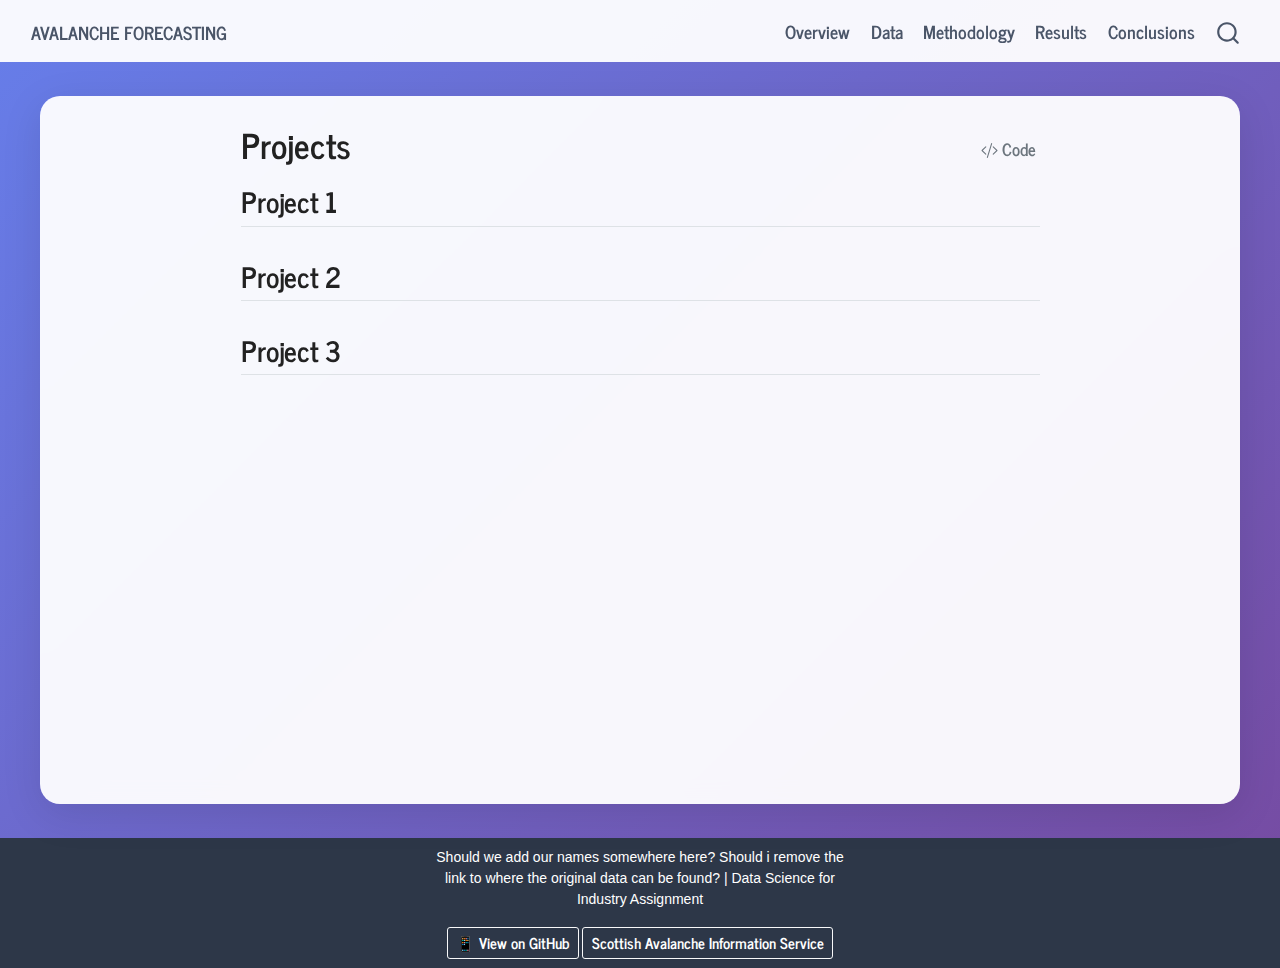
<file: docs/projects.html>
<!DOCTYPE html>
<html xmlns="http://www.w3.org/1999/xhtml" lang="en" xml:lang="en"><head>

<meta charset="utf-8">
<meta name="generator" content="quarto-1.5.57">

<meta name="viewport" content="width=device-width, initial-scale=1.0, user-scalable=yes">


<title>Projects – Avalanche Forecasting</title>
<style>
code{white-space: pre-wrap;}
span.smallcaps{font-variant: small-caps;}
div.columns{display: flex; gap: min(4vw, 1.5em);}
div.column{flex: auto; overflow-x: auto;}
div.hanging-indent{margin-left: 1.5em; text-indent: -1.5em;}
ul.task-list{list-style: none;}
ul.task-list li input[type="checkbox"] {
  width: 0.8em;
  margin: 0 0.8em 0.2em -1em; /* quarto-specific, see https://github.com/quarto-dev/quarto-cli/issues/4556 */ 
  vertical-align: middle;
}
/* CSS for syntax highlighting */
pre > code.sourceCode { white-space: pre; position: relative; }
pre > code.sourceCode > span { line-height: 1.25; }
pre > code.sourceCode > span:empty { height: 1.2em; }
.sourceCode { overflow: visible; }
code.sourceCode > span { color: inherit; text-decoration: inherit; }
div.sourceCode { margin: 1em 0; }
pre.sourceCode { margin: 0; }
@media screen {
div.sourceCode { overflow: auto; }
}
@media print {
pre > code.sourceCode { white-space: pre-wrap; }
pre > code.sourceCode > span { display: inline-block; text-indent: -5em; padding-left: 5em; }
}
pre.numberSource code
  { counter-reset: source-line 0; }
pre.numberSource code > span
  { position: relative; left: -4em; counter-increment: source-line; }
pre.numberSource code > span > a:first-child::before
  { content: counter(source-line);
    position: relative; left: -1em; text-align: right; vertical-align: baseline;
    border: none; display: inline-block;
    -webkit-touch-callout: none; -webkit-user-select: none;
    -khtml-user-select: none; -moz-user-select: none;
    -ms-user-select: none; user-select: none;
    padding: 0 4px; width: 4em;
  }
pre.numberSource { margin-left: 3em;  padding-left: 4px; }
div.sourceCode
  {   }
@media screen {
pre > code.sourceCode > span > a:first-child::before { text-decoration: underline; }
}
</style>


<script src="site_libs/quarto-nav/quarto-nav.js"></script>
<script src="site_libs/quarto-nav/headroom.min.js"></script>
<script src="site_libs/clipboard/clipboard.min.js"></script>
<script src="site_libs/quarto-search/autocomplete.umd.js"></script>
<script src="site_libs/quarto-search/fuse.min.js"></script>
<script src="site_libs/quarto-search/quarto-search.js"></script>
<meta name="quarto:offset" content="./">
<link href="./🏔️" rel="icon">
<script src="site_libs/quarto-html/quarto.js"></script>
<script src="site_libs/quarto-html/popper.min.js"></script>
<script src="site_libs/quarto-html/tippy.umd.min.js"></script>
<script src="site_libs/quarto-html/anchor.min.js"></script>
<link href="site_libs/quarto-html/tippy.css" rel="stylesheet">
<link href="site_libs/quarto-html/quarto-syntax-highlighting.css" rel="stylesheet" id="quarto-text-highlighting-styles">
<script src="site_libs/bootstrap/bootstrap.min.js"></script>
<link href="site_libs/bootstrap/bootstrap-icons.css" rel="stylesheet">
<link href="site_libs/bootstrap/bootstrap.min.css" rel="stylesheet" id="quarto-bootstrap" data-mode="light">
<script id="quarto-search-options" type="application/json">{
  "location": "navbar",
  "copy-button": false,
  "collapse-after": 3,
  "panel-placement": "end",
  "type": "overlay",
  "limit": 50,
  "keyboard-shortcut": [
    "f",
    "/",
    "s"
  ],
  "show-item-context": false,
  "language": {
    "search-no-results-text": "No results",
    "search-matching-documents-text": "matching documents",
    "search-copy-link-title": "Copy link to search",
    "search-hide-matches-text": "Hide additional matches",
    "search-more-match-text": "more match in this document",
    "search-more-matches-text": "more matches in this document",
    "search-clear-button-title": "Clear",
    "search-text-placeholder": "",
    "search-detached-cancel-button-title": "Cancel",
    "search-submit-button-title": "Submit",
    "search-label": "Search"
  }
}</script>
<style>html{ scroll-behavior: smooth; }</style>


<link rel="stylesheet" href="styles.css">
</head>

<body class="nav-fixed fullcontent">

<div id="quarto-search-results"></div>
  <header id="quarto-header" class="headroom fixed-top">
    <nav class="navbar navbar-expand-lg " data-bs-theme="dark">
      <div class="navbar-container container-fluid">
      <div class="navbar-brand-container mx-auto">
    <a class="navbar-brand" href="./index.html">
    <span class="navbar-title">Avalanche Forecasting</span>
    </a>
  </div>
            <div id="quarto-search" class="" title="Search"></div>
          <button class="navbar-toggler" type="button" data-bs-toggle="collapse" data-bs-target="#navbarCollapse" aria-controls="navbarCollapse" role="menu" aria-expanded="false" aria-label="Toggle navigation" onclick="if (window.quartoToggleHeadroom) { window.quartoToggleHeadroom(); }">
  <span class="navbar-toggler-icon"></span>
</button>
          <div class="collapse navbar-collapse" id="navbarCollapse">
            <ul class="navbar-nav navbar-nav-scroll ms-auto">
  <li class="nav-item">
    <a class="nav-link" href="./#overview"> 
<span class="menu-text">Overview</span></a>
  </li>  
  <li class="nav-item">
    <a class="nav-link" href="./#data"> 
<span class="menu-text">Data</span></a>
  </li>  
  <li class="nav-item">
    <a class="nav-link" href="./#methodology"> 
<span class="menu-text">Methodology</span></a>
  </li>  
  <li class="nav-item">
    <a class="nav-link" href="./#results"> 
<span class="menu-text">Results</span></a>
  </li>  
  <li class="nav-item">
    <a class="nav-link" href="./#conclusions"> 
<span class="menu-text">Conclusions</span></a>
  </li>  
</ul>
          </div> <!-- /navcollapse -->
            <div class="quarto-navbar-tools">
</div>
      </div> <!-- /container-fluid -->
    </nav>
</header>
<!-- content -->
<div id="quarto-content" class="quarto-container page-columns page-rows-contents page-layout-article page-navbar">
<!-- sidebar -->
<!-- margin-sidebar -->
    
<!-- main -->
<main class="content" id="quarto-document-content">

<header id="title-block-header" class="quarto-title-block default">
<div class="quarto-title">
<div class="quarto-title-block"><div><h1 class="title">Projects</h1><button type="button" class="btn code-tools-button" id="quarto-code-tools-source"><i class="bi"></i> Code</button></div></div>
</div>



<div class="quarto-title-meta">

    
  
    
  </div>
  


</header>


<section id="project-1" class="level2">
<h2 class="anchored" data-anchor-id="project-1">Project 1</h2>
</section>
<section id="project-2" class="level2">
<h2 class="anchored" data-anchor-id="project-2">Project 2</h2>
</section>
<section id="project-3" class="level2">
<h2 class="anchored" data-anchor-id="project-3">Project 3</h2>


<!-- -->

</section>

</main> <!-- /main -->
<script id="quarto-html-after-body" type="application/javascript">
window.document.addEventListener("DOMContentLoaded", function (event) {
  const toggleBodyColorMode = (bsSheetEl) => {
    const mode = bsSheetEl.getAttribute("data-mode");
    const bodyEl = window.document.querySelector("body");
    if (mode === "dark") {
      bodyEl.classList.add("quarto-dark");
      bodyEl.classList.remove("quarto-light");
    } else {
      bodyEl.classList.add("quarto-light");
      bodyEl.classList.remove("quarto-dark");
    }
  }
  const toggleBodyColorPrimary = () => {
    const bsSheetEl = window.document.querySelector("link#quarto-bootstrap");
    if (bsSheetEl) {
      toggleBodyColorMode(bsSheetEl);
    }
  }
  toggleBodyColorPrimary();  
  const icon = "";
  const anchorJS = new window.AnchorJS();
  anchorJS.options = {
    placement: 'right',
    icon: icon
  };
  anchorJS.add('.anchored');
  const isCodeAnnotation = (el) => {
    for (const clz of el.classList) {
      if (clz.startsWith('code-annotation-')) {                     
        return true;
      }
    }
    return false;
  }
  const onCopySuccess = function(e) {
    // button target
    const button = e.trigger;
    // don't keep focus
    button.blur();
    // flash "checked"
    button.classList.add('code-copy-button-checked');
    var currentTitle = button.getAttribute("title");
    button.setAttribute("title", "Copied!");
    let tooltip;
    if (window.bootstrap) {
      button.setAttribute("data-bs-toggle", "tooltip");
      button.setAttribute("data-bs-placement", "left");
      button.setAttribute("data-bs-title", "Copied!");
      tooltip = new bootstrap.Tooltip(button, 
        { trigger: "manual", 
          customClass: "code-copy-button-tooltip",
          offset: [0, -8]});
      tooltip.show();    
    }
    setTimeout(function() {
      if (tooltip) {
        tooltip.hide();
        button.removeAttribute("data-bs-title");
        button.removeAttribute("data-bs-toggle");
        button.removeAttribute("data-bs-placement");
      }
      button.setAttribute("title", currentTitle);
      button.classList.remove('code-copy-button-checked');
    }, 1000);
    // clear code selection
    e.clearSelection();
  }
  const getTextToCopy = function(trigger) {
      const codeEl = trigger.previousElementSibling.cloneNode(true);
      for (const childEl of codeEl.children) {
        if (isCodeAnnotation(childEl)) {
          childEl.remove();
        }
      }
      return codeEl.innerText;
  }
  const clipboard = new window.ClipboardJS('.code-copy-button:not([data-in-quarto-modal])', {
    text: getTextToCopy
  });
  clipboard.on('success', onCopySuccess);
  if (window.document.getElementById('quarto-embedded-source-code-modal')) {
    // For code content inside modals, clipBoardJS needs to be initialized with a container option
    // TODO: Check when it could be a function (https://github.com/zenorocha/clipboard.js/issues/860)
    const clipboardModal = new window.ClipboardJS('.code-copy-button[data-in-quarto-modal]', {
      text: getTextToCopy,
      container: window.document.getElementById('quarto-embedded-source-code-modal')
    });
    clipboardModal.on('success', onCopySuccess);
  }
  const viewSource = window.document.getElementById('quarto-view-source') ||
                     window.document.getElementById('quarto-code-tools-source');
  if (viewSource) {
    const sourceUrl = viewSource.getAttribute("data-quarto-source-url");
    viewSource.addEventListener("click", function(e) {
      if (sourceUrl) {
        // rstudio viewer pane
        if (/\bcapabilities=\b/.test(window.location)) {
          window.open(sourceUrl);
        } else {
          window.location.href = sourceUrl;
        }
      } else {
        const modal = new bootstrap.Modal(document.getElementById('quarto-embedded-source-code-modal'));
        modal.show();
      }
      return false;
    });
  }
  function toggleCodeHandler(show) {
    return function(e) {
      const detailsSrc = window.document.querySelectorAll(".cell > details > .sourceCode");
      for (let i=0; i<detailsSrc.length; i++) {
        const details = detailsSrc[i].parentElement;
        if (show) {
          details.open = true;
        } else {
          details.removeAttribute("open");
        }
      }
      const cellCodeDivs = window.document.querySelectorAll(".cell > .sourceCode");
      const fromCls = show ? "hidden" : "unhidden";
      const toCls = show ? "unhidden" : "hidden";
      for (let i=0; i<cellCodeDivs.length; i++) {
        const codeDiv = cellCodeDivs[i];
        if (codeDiv.classList.contains(fromCls)) {
          codeDiv.classList.remove(fromCls);
          codeDiv.classList.add(toCls);
        } 
      }
      return false;
    }
  }
  const hideAllCode = window.document.getElementById("quarto-hide-all-code");
  if (hideAllCode) {
    hideAllCode.addEventListener("click", toggleCodeHandler(false));
  }
  const showAllCode = window.document.getElementById("quarto-show-all-code");
  if (showAllCode) {
    showAllCode.addEventListener("click", toggleCodeHandler(true));
  }
    var localhostRegex = new RegExp(/^(?:http|https):\/\/localhost\:?[0-9]*\//);
    var mailtoRegex = new RegExp(/^mailto:/);
      var filterRegex = new RegExp('/' + window.location.host + '/');
    var isInternal = (href) => {
        return filterRegex.test(href) || localhostRegex.test(href) || mailtoRegex.test(href);
    }
    // Inspect non-navigation links and adorn them if external
 	var links = window.document.querySelectorAll('a[href]:not(.nav-link):not(.navbar-brand):not(.toc-action):not(.sidebar-link):not(.sidebar-item-toggle):not(.pagination-link):not(.no-external):not([aria-hidden]):not(.dropdown-item):not(.quarto-navigation-tool):not(.about-link)');
    for (var i=0; i<links.length; i++) {
      const link = links[i];
      if (!isInternal(link.href)) {
        // undo the damage that might have been done by quarto-nav.js in the case of
        // links that we want to consider external
        if (link.dataset.originalHref !== undefined) {
          link.href = link.dataset.originalHref;
        }
          // target, if specified
          link.setAttribute("target", "_blank");
          if (link.getAttribute("rel") === null) {
            link.setAttribute("rel", "noopener");
          }
      }
    }
  function tippyHover(el, contentFn, onTriggerFn, onUntriggerFn) {
    const config = {
      allowHTML: true,
      maxWidth: 500,
      delay: 100,
      arrow: false,
      appendTo: function(el) {
          return el.parentElement;
      },
      interactive: true,
      interactiveBorder: 10,
      theme: 'quarto',
      placement: 'bottom-start',
    };
    if (contentFn) {
      config.content = contentFn;
    }
    if (onTriggerFn) {
      config.onTrigger = onTriggerFn;
    }
    if (onUntriggerFn) {
      config.onUntrigger = onUntriggerFn;
    }
    window.tippy(el, config); 
  }
  const noterefs = window.document.querySelectorAll('a[role="doc-noteref"]');
  for (var i=0; i<noterefs.length; i++) {
    const ref = noterefs[i];
    tippyHover(ref, function() {
      // use id or data attribute instead here
      let href = ref.getAttribute('data-footnote-href') || ref.getAttribute('href');
      try { href = new URL(href).hash; } catch {}
      const id = href.replace(/^#\/?/, "");
      const note = window.document.getElementById(id);
      if (note) {
        return note.innerHTML;
      } else {
        return "";
      }
    });
  }
  const xrefs = window.document.querySelectorAll('a.quarto-xref');
  const processXRef = (id, note) => {
    // Strip column container classes
    const stripColumnClz = (el) => {
      el.classList.remove("page-full", "page-columns");
      if (el.children) {
        for (const child of el.children) {
          stripColumnClz(child);
        }
      }
    }
    stripColumnClz(note)
    if (id === null || id.startsWith('sec-')) {
      // Special case sections, only their first couple elements
      const container = document.createElement("div");
      if (note.children && note.children.length > 2) {
        container.appendChild(note.children[0].cloneNode(true));
        for (let i = 1; i < note.children.length; i++) {
          const child = note.children[i];
          if (child.tagName === "P" && child.innerText === "") {
            continue;
          } else {
            container.appendChild(child.cloneNode(true));
            break;
          }
        }
        if (window.Quarto?.typesetMath) {
          window.Quarto.typesetMath(container);
        }
        return container.innerHTML
      } else {
        if (window.Quarto?.typesetMath) {
          window.Quarto.typesetMath(note);
        }
        return note.innerHTML;
      }
    } else {
      // Remove any anchor links if they are present
      const anchorLink = note.querySelector('a.anchorjs-link');
      if (anchorLink) {
        anchorLink.remove();
      }
      if (window.Quarto?.typesetMath) {
        window.Quarto.typesetMath(note);
      }
      // TODO in 1.5, we should make sure this works without a callout special case
      if (note.classList.contains("callout")) {
        return note.outerHTML;
      } else {
        return note.innerHTML;
      }
    }
  }
  for (var i=0; i<xrefs.length; i++) {
    const xref = xrefs[i];
    tippyHover(xref, undefined, function(instance) {
      instance.disable();
      let url = xref.getAttribute('href');
      let hash = undefined; 
      if (url.startsWith('#')) {
        hash = url;
      } else {
        try { hash = new URL(url).hash; } catch {}
      }
      if (hash) {
        const id = hash.replace(/^#\/?/, "");
        const note = window.document.getElementById(id);
        if (note !== null) {
          try {
            const html = processXRef(id, note.cloneNode(true));
            instance.setContent(html);
          } finally {
            instance.enable();
            instance.show();
          }
        } else {
          // See if we can fetch this
          fetch(url.split('#')[0])
          .then(res => res.text())
          .then(html => {
            const parser = new DOMParser();
            const htmlDoc = parser.parseFromString(html, "text/html");
            const note = htmlDoc.getElementById(id);
            if (note !== null) {
              const html = processXRef(id, note);
              instance.setContent(html);
            } 
          }).finally(() => {
            instance.enable();
            instance.show();
          });
        }
      } else {
        // See if we can fetch a full url (with no hash to target)
        // This is a special case and we should probably do some content thinning / targeting
        fetch(url)
        .then(res => res.text())
        .then(html => {
          const parser = new DOMParser();
          const htmlDoc = parser.parseFromString(html, "text/html");
          const note = htmlDoc.querySelector('main.content');
          if (note !== null) {
            // This should only happen for chapter cross references
            // (since there is no id in the URL)
            // remove the first header
            if (note.children.length > 0 && note.children[0].tagName === "HEADER") {
              note.children[0].remove();
            }
            const html = processXRef(null, note);
            instance.setContent(html);
          } 
        }).finally(() => {
          instance.enable();
          instance.show();
        });
      }
    }, function(instance) {
    });
  }
      let selectedAnnoteEl;
      const selectorForAnnotation = ( cell, annotation) => {
        let cellAttr = 'data-code-cell="' + cell + '"';
        let lineAttr = 'data-code-annotation="' +  annotation + '"';
        const selector = 'span[' + cellAttr + '][' + lineAttr + ']';
        return selector;
      }
      const selectCodeLines = (annoteEl) => {
        const doc = window.document;
        const targetCell = annoteEl.getAttribute("data-target-cell");
        const targetAnnotation = annoteEl.getAttribute("data-target-annotation");
        const annoteSpan = window.document.querySelector(selectorForAnnotation(targetCell, targetAnnotation));
        const lines = annoteSpan.getAttribute("data-code-lines").split(",");
        const lineIds = lines.map((line) => {
          return targetCell + "-" + line;
        })
        let top = null;
        let height = null;
        let parent = null;
        if (lineIds.length > 0) {
            //compute the position of the single el (top and bottom and make a div)
            const el = window.document.getElementById(lineIds[0]);
            top = el.offsetTop;
            height = el.offsetHeight;
            parent = el.parentElement.parentElement;
          if (lineIds.length > 1) {
            const lastEl = window.document.getElementById(lineIds[lineIds.length - 1]);
            const bottom = lastEl.offsetTop + lastEl.offsetHeight;
            height = bottom - top;
          }
          if (top !== null && height !== null && parent !== null) {
            // cook up a div (if necessary) and position it 
            let div = window.document.getElementById("code-annotation-line-highlight");
            if (div === null) {
              div = window.document.createElement("div");
              div.setAttribute("id", "code-annotation-line-highlight");
              div.style.position = 'absolute';
              parent.appendChild(div);
            }
            div.style.top = top - 2 + "px";
            div.style.height = height + 4 + "px";
            div.style.left = 0;
            let gutterDiv = window.document.getElementById("code-annotation-line-highlight-gutter");
            if (gutterDiv === null) {
              gutterDiv = window.document.createElement("div");
              gutterDiv.setAttribute("id", "code-annotation-line-highlight-gutter");
              gutterDiv.style.position = 'absolute';
              const codeCell = window.document.getElementById(targetCell);
              const gutter = codeCell.querySelector('.code-annotation-gutter');
              gutter.appendChild(gutterDiv);
            }
            gutterDiv.style.top = top - 2 + "px";
            gutterDiv.style.height = height + 4 + "px";
          }
          selectedAnnoteEl = annoteEl;
        }
      };
      const unselectCodeLines = () => {
        const elementsIds = ["code-annotation-line-highlight", "code-annotation-line-highlight-gutter"];
        elementsIds.forEach((elId) => {
          const div = window.document.getElementById(elId);
          if (div) {
            div.remove();
          }
        });
        selectedAnnoteEl = undefined;
      };
        // Handle positioning of the toggle
    window.addEventListener(
      "resize",
      throttle(() => {
        elRect = undefined;
        if (selectedAnnoteEl) {
          selectCodeLines(selectedAnnoteEl);
        }
      }, 10)
    );
    function throttle(fn, ms) {
    let throttle = false;
    let timer;
      return (...args) => {
        if(!throttle) { // first call gets through
            fn.apply(this, args);
            throttle = true;
        } else { // all the others get throttled
            if(timer) clearTimeout(timer); // cancel #2
            timer = setTimeout(() => {
              fn.apply(this, args);
              timer = throttle = false;
            }, ms);
        }
      };
    }
      // Attach click handler to the DT
      const annoteDls = window.document.querySelectorAll('dt[data-target-cell]');
      for (const annoteDlNode of annoteDls) {
        annoteDlNode.addEventListener('click', (event) => {
          const clickedEl = event.target;
          if (clickedEl !== selectedAnnoteEl) {
            unselectCodeLines();
            const activeEl = window.document.querySelector('dt[data-target-cell].code-annotation-active');
            if (activeEl) {
              activeEl.classList.remove('code-annotation-active');
            }
            selectCodeLines(clickedEl);
            clickedEl.classList.add('code-annotation-active');
          } else {
            // Unselect the line
            unselectCodeLines();
            clickedEl.classList.remove('code-annotation-active');
          }
        });
      }
  const findCites = (el) => {
    const parentEl = el.parentElement;
    if (parentEl) {
      const cites = parentEl.dataset.cites;
      if (cites) {
        return {
          el,
          cites: cites.split(' ')
        };
      } else {
        return findCites(el.parentElement)
      }
    } else {
      return undefined;
    }
  };
  var bibliorefs = window.document.querySelectorAll('a[role="doc-biblioref"]');
  for (var i=0; i<bibliorefs.length; i++) {
    const ref = bibliorefs[i];
    const citeInfo = findCites(ref);
    if (citeInfo) {
      tippyHover(citeInfo.el, function() {
        var popup = window.document.createElement('div');
        citeInfo.cites.forEach(function(cite) {
          var citeDiv = window.document.createElement('div');
          citeDiv.classList.add('hanging-indent');
          citeDiv.classList.add('csl-entry');
          var biblioDiv = window.document.getElementById('ref-' + cite);
          if (biblioDiv) {
            citeDiv.innerHTML = biblioDiv.innerHTML;
          }
          popup.appendChild(citeDiv);
        });
        return popup.innerHTML;
      });
    }
  }
});
</script><div class="modal fade" id="quarto-embedded-source-code-modal" tabindex="-1" aria-labelledby="quarto-embedded-source-code-modal-label" aria-hidden="true"><div class="modal-dialog modal-dialog-scrollable"><div class="modal-content"><div class="modal-header"><h5 class="modal-title" id="quarto-embedded-source-code-modal-label">Source Code</h5><button class="btn-close" data-bs-dismiss="modal"></button></div><div class="modal-body"><div class="">
<div class="sourceCode" id="cb1" data-shortcodes="false"><pre class="sourceCode markdown code-with-copy"><code class="sourceCode markdown"><span id="cb1-1"><a href="#cb1-1" aria-hidden="true" tabindex="-1"></a><span class="co">---</span></span>
<span id="cb1-2"><a href="#cb1-2" aria-hidden="true" tabindex="-1"></a><span class="an">title:</span><span class="co"> "Projects"</span></span>
<span id="cb1-3"><a href="#cb1-3" aria-hidden="true" tabindex="-1"></a><span class="co">---</span></span>
<span id="cb1-4"><a href="#cb1-4" aria-hidden="true" tabindex="-1"></a></span>
<span id="cb1-5"><a href="#cb1-5" aria-hidden="true" tabindex="-1"></a><span class="fu">## Project 1</span></span>
<span id="cb1-6"><a href="#cb1-6" aria-hidden="true" tabindex="-1"></a></span>
<span id="cb1-7"><a href="#cb1-7" aria-hidden="true" tabindex="-1"></a><span class="fu">## Project 2</span></span>
<span id="cb1-8"><a href="#cb1-8" aria-hidden="true" tabindex="-1"></a></span>
<span id="cb1-9"><a href="#cb1-9" aria-hidden="true" tabindex="-1"></a><span class="fu">## Project 3</span></span></code><button title="Copy to Clipboard" class="code-copy-button" data-in-quarto-modal=""><i class="bi"></i></button></pre></div>
</div></div></div></div></div>
</div> <!-- /content -->
<footer class="footer">
  <div class="nav-footer">
    <div class="nav-footer-left">
      &nbsp;
    </div>   
    <div class="nav-footer-center">
<p>Should we add our names somewhere here? Should i remove the link to where the original data can be found? | Data Science for Industry Assignment</p>
<p><a href="https://github.com/yourusername/scottish-avalanche-prediction" class="btn btn-outline-light btn-sm">📱 View on GitHub</a> <a href="https://www.sais.gov.uk/" class="btn btn-outline-light btn-sm">Scottish Avalanche Information Service</a></p>
</div>
    <div class="nav-footer-right">
      &nbsp;
    </div>
  </div>
</footer>




<script src="site_libs/quarto-html/zenscroll-min.js"></script>
</body></html>
</file>
<file: docs/site_libs/quarto-html/tippy.css>
.tippy-box[data-animation=fade][data-state=hidden]{opacity:0}[data-tippy-root]{max-width:calc(100vw - 10px)}.tippy-box{position:relative;background-color:#333;color:#fff;border-radius:4px;font-size:14px;line-height:1.4;white-space:normal;outline:0;transition-property:transform,visibility,opacity}.tippy-box[data-placement^=top]>.tippy-arrow{bottom:0}.tippy-box[data-placement^=top]>.tippy-arrow:before{bottom:-7px;left:0;border-width:8px 8px 0;border-top-color:initial;transform-origin:center top}.tippy-box[data-placement^=bottom]>.tippy-arrow{top:0}.tippy-box[data-placement^=bottom]>.tippy-arrow:before{top:-7px;left:0;border-width:0 8px 8px;border-bottom-color:initial;transform-origin:center bottom}.tippy-box[data-placement^=left]>.tippy-arrow{right:0}.tippy-box[data-placement^=left]>.tippy-arrow:before{border-width:8px 0 8px 8px;border-left-color:initial;right:-7px;transform-origin:center left}.tippy-box[data-placement^=right]>.tippy-arrow{left:0}.tippy-box[data-placement^=right]>.tippy-arrow:before{left:-7px;border-width:8px 8px 8px 0;border-right-color:initial;transform-origin:center right}.tippy-box[data-inertia][data-state=visible]{transition-timing-function:cubic-bezier(.54,1.5,.38,1.11)}.tippy-arrow{width:16px;height:16px;color:#333}.tippy-arrow:before{content:"";position:absolute;border-color:transparent;border-style:solid}.tippy-content{position:relative;padding:5px 9px;z-index:1}
</file>
<file: docs/site_libs/quarto-html/quarto-syntax-highlighting.css>
/* quarto syntax highlight colors */
:root {
  --quarto-hl-ot-color: #003B4F;
  --quarto-hl-at-color: #657422;
  --quarto-hl-ss-color: #20794D;
  --quarto-hl-an-color: #5E5E5E;
  --quarto-hl-fu-color: #4758AB;
  --quarto-hl-st-color: #20794D;
  --quarto-hl-cf-color: #003B4F;
  --quarto-hl-op-color: #5E5E5E;
  --quarto-hl-er-color: #AD0000;
  --quarto-hl-bn-color: #AD0000;
  --quarto-hl-al-color: #AD0000;
  --quarto-hl-va-color: #111111;
  --quarto-hl-bu-color: inherit;
  --quarto-hl-ex-color: inherit;
  --quarto-hl-pp-color: #AD0000;
  --quarto-hl-in-color: #5E5E5E;
  --quarto-hl-vs-color: #20794D;
  --quarto-hl-wa-color: #5E5E5E;
  --quarto-hl-do-color: #5E5E5E;
  --quarto-hl-im-color: #00769E;
  --quarto-hl-ch-color: #20794D;
  --quarto-hl-dt-color: #AD0000;
  --quarto-hl-fl-color: #AD0000;
  --quarto-hl-co-color: #5E5E5E;
  --quarto-hl-cv-color: #5E5E5E;
  --quarto-hl-cn-color: #8f5902;
  --quarto-hl-sc-color: #5E5E5E;
  --quarto-hl-dv-color: #AD0000;
  --quarto-hl-kw-color: #003B4F;
}

/* other quarto variables */
:root {
  --quarto-font-monospace: SFMono-Regular, Menlo, Monaco, Consolas, "Liberation Mono", "Courier New", monospace;
}

pre > code.sourceCode > span {
  color: #003B4F;
}

code span {
  color: #003B4F;
}

code.sourceCode > span {
  color: #003B4F;
}

div.sourceCode,
div.sourceCode pre.sourceCode {
  color: #003B4F;
}

code span.ot {
  color: #003B4F;
  font-style: inherit;
}

code span.at {
  color: #657422;
  font-style: inherit;
}

code span.ss {
  color: #20794D;
  font-style: inherit;
}

code span.an {
  color: #5E5E5E;
  font-style: inherit;
}

code span.fu {
  color: #4758AB;
  font-style: inherit;
}

code span.st {
  color: #20794D;
  font-style: inherit;
}

code span.cf {
  color: #003B4F;
  font-weight: bold;
  font-style: inherit;
}

code span.op {
  color: #5E5E5E;
  font-style: inherit;
}

code span.er {
  color: #AD0000;
  font-style: inherit;
}

code span.bn {
  color: #AD0000;
  font-style: inherit;
}

code span.al {
  color: #AD0000;
  font-style: inherit;
}

code span.va {
  color: #111111;
  font-style: inherit;
}

code span.bu {
  font-style: inherit;
}

code span.ex {
  font-style: inherit;
}

code span.pp {
  color: #AD0000;
  font-style: inherit;
}

code span.in {
  color: #5E5E5E;
  font-style: inherit;
}

code span.vs {
  color: #20794D;
  font-style: inherit;
}

code span.wa {
  color: #5E5E5E;
  font-style: italic;
}

code span.do {
  color: #5E5E5E;
  font-style: italic;
}

code span.im {
  color: #00769E;
  font-style: inherit;
}

code span.ch {
  color: #20794D;
  font-style: inherit;
}

code span.dt {
  color: #AD0000;
  font-style: inherit;
}

code span.fl {
  color: #AD0000;
  font-style: inherit;
}

code span.co {
  color: #5E5E5E;
  font-style: inherit;
}

code span.cv {
  color: #5E5E5E;
  font-style: italic;
}

code span.cn {
  color: #8f5902;
  font-style: inherit;
}

code span.sc {
  color: #5E5E5E;
  font-style: inherit;
}

code span.dv {
  color: #AD0000;
  font-style: inherit;
}

code span.kw {
  color: #003B4F;
  font-weight: bold;
  font-style: inherit;
}

.prevent-inlining {
  content: "</";
}

/*# sourceMappingURL=debc5d5d77c3f9108843748ff7464032.css.map */
</file>
<file: docs/site_libs/lightable-0.0.1/lightable.css>
/*!
 * lightable v0.0.1
 * Copyright 2020 Hao Zhu
 * Licensed under MIT (https://github.com/haozhu233/kableExtra/blob/master/LICENSE)
 */

.lightable-minimal {
  border-collapse: separate;
  border-spacing: 16px 1px;
  width: 100%;
  margin-bottom: 10px;
}

.lightable-minimal td {
  margin-left: 5px;
  margin-right: 5px;
}

.lightable-minimal th {
  margin-left: 5px;
  margin-right: 5px;
}

.lightable-minimal thead tr:last-child th {
  border-bottom: 2px solid #00000050;
  empty-cells: hide;

}

.lightable-minimal tbody tr:first-child td {
  padding-top: 0.5em;
}

.lightable-minimal.lightable-hover tbody tr:hover {
  background-color: #f5f5f5;
}

.lightable-minimal.lightable-striped tbody tr:nth-child(even) {
  background-color: #f5f5f5;
}

.lightable-classic {
  border-top: 0.16em solid #111111;
  border-bottom: 0.16em solid #111111;
  width: 100%;
  margin-bottom: 10px;
  margin: 10px 5px;
}

.lightable-classic tfoot tr td {
  border: 0;
}

.lightable-classic tfoot tr:first-child td {
  border-top: 0.14em solid #111111;
}

.lightable-classic caption {
  color: #222222;
}

.lightable-classic td {
  padding-left: 5px;
  padding-right: 5px;
  color: #222222;
}

.lightable-classic th {
  padding-left: 5px;
  padding-right: 5px;
  font-weight: normal;
  color: #222222;
}

.lightable-classic thead tr:last-child th {
  border-bottom: 0.10em solid #111111;
}

.lightable-classic.lightable-hover tbody tr:hover {
  background-color: #F9EEC1;
}

.lightable-classic.lightable-striped tbody tr:nth-child(even) {
  background-color: #f5f5f5;
}

.lightable-classic-2 {
  border-top: 3px double #111111;
  border-bottom: 3px double #111111;
  width: 100%;
  margin-bottom: 10px;
}

.lightable-classic-2 tfoot tr td {
  border: 0;
}

.lightable-classic-2 tfoot tr:first-child td {
  border-top: 3px double #111111;
}

.lightable-classic-2 caption {
  color: #222222;
}

.lightable-classic-2 td {
  padding-left: 5px;
  padding-right: 5px;
  color: #222222;
}

.lightable-classic-2 th {
  padding-left: 5px;
  padding-right: 5px;
  font-weight: normal;
  color: #222222;
}

.lightable-classic-2 tbody tr:last-child td {
  border-bottom: 3px double #111111;
}

.lightable-classic-2 thead tr:last-child th {
  border-bottom: 1px solid #111111;
}

.lightable-classic-2.lightable-hover tbody tr:hover {
  background-color: #F9EEC1;
}

.lightable-classic-2.lightable-striped tbody tr:nth-child(even) {
  background-color: #f5f5f5;
}

.lightable-material {
  min-width: 100%;
  white-space: nowrap;
  table-layout: fixed;
  font-family: Roboto, sans-serif;
  border: 1px solid #EEE;
  border-collapse: collapse;
  margin-bottom: 10px;
}

.lightable-material tfoot tr td {
  border: 0;
}

.lightable-material tfoot tr:first-child td {
  border-top: 1px solid #EEE;
}

.lightable-material th {
  height: 56px;
  padding-left: 16px;
  padding-right: 16px;
}

.lightable-material td {
  height: 52px;
  padding-left: 16px;
  padding-right: 16px;
  border-top: 1px solid #eeeeee;
}

.lightable-material.lightable-hover tbody tr:hover {
  background-color: #f5f5f5;
}

.lightable-material.lightable-striped tbody tr:nth-child(even) {
  background-color: #f5f5f5;
}

.lightable-material.lightable-striped tbody td {
  border: 0;
}

.lightable-material.lightable-striped thead tr:last-child th {
  border-bottom: 1px solid #ddd;
}

.lightable-material-dark {
  min-width: 100%;
  white-space: nowrap;
  table-layout: fixed;
  font-family: Roboto, sans-serif;
  border: 1px solid #FFFFFF12;
  border-collapse: collapse;
  margin-bottom: 10px;
  background-color: #363640;
}

.lightable-material-dark tfoot tr td {
  border: 0;
}

.lightable-material-dark tfoot tr:first-child td {
  border-top: 1px solid #FFFFFF12;
}

.lightable-material-dark th {
  height: 56px;
  padding-left: 16px;
  padding-right: 16px;
  color: #FFFFFF60;
}

.lightable-material-dark td {
  height: 52px;
  padding-left: 16px;
  padding-right: 16px;
  color: #FFFFFF;
  border-top: 1px solid #FFFFFF12;
}

.lightable-material-dark.lightable-hover tbody tr:hover {
  background-color: #FFFFFF12;
}

.lightable-material-dark.lightable-striped tbody tr:nth-child(even) {
  background-color: #FFFFFF12;
}

.lightable-material-dark.lightable-striped tbody td {
  border: 0;
}

.lightable-material-dark.lightable-striped thead tr:last-child th {
  border-bottom: 1px solid #FFFFFF12;
}

.lightable-paper {
  width: 100%;
  margin-bottom: 10px;
  color: #444;
}

.lightable-paper tfoot tr td {
  border: 0;
}

.lightable-paper tfoot tr:first-child td {
  border-top: 1px solid #00000020;
}

.lightable-paper thead tr:last-child th {
  color: #666;
  vertical-align: bottom;
  border-bottom: 1px solid #00000020;
  line-height: 1.15em;
  padding: 10px 5px;
}

.lightable-paper td {
  vertical-align: middle;
  border-bottom: 1px solid #00000010;
  line-height: 1.15em;
  padding: 7px 5px;
}

.lightable-paper.lightable-hover tbody tr:hover {
  background-color: #F9EEC1;
}

.lightable-paper.lightable-striped tbody tr:nth-child(even) {
  background-color: #00000008;
}

.lightable-paper.lightable-striped tbody td {
  border: 0;
}
</file>
<file: docs/styles.css>
/* ============================================= */
/* Custom CSS for Scottish Avalanche Prediction Site */
/* ============================================= */

/* ------------------------- */
/* Root variables for easy customization */
/* ------------------------- */
:root {
  /* Gradient background used for hero section and metric cards */
  --primary-gradient: linear-gradient(135deg, #667eea 0%, #764ba2 100%);
  
  /* Box shadow for cards and main container */
  --card-shadow: 0 10px 40px rgba(0, 0, 0, 0.1);
  
  /* Box shadow for hover effects */
  --hover-shadow: 0 15px 35px rgba(0, 0, 0, 0.15);
  
  /* Default transition for hover animations */
  --transition: all 0.3s ease;
}

/* ------------------------- */
/* Body styling */
/* ------------------------- */
body {
  background: var(--primary-gradient); /* Full-page gradient background */
  background-attachment: fixed;        /* Gradient stays fixed on scroll */
  min-height: 100vh;                   /* Ensure page fills viewport height */
  font-family: 'Segoe UI', Tahoma, Geneva, Verdana, sans-serif; /* Default font */
}

/* ------------------------- */
/* Main content container */
/* ------------------------- */
.quarto-container {
  background: rgba(255, 255, 255, 0.95); /* Semi-transparent white for readability */
  backdrop-filter: blur(10px);           /* Blurred background behind container */
  border-radius: 20px;                   /* Rounded corners */
  margin: 2rem auto;                     /* Center container horizontally */
  padding: 2rem;                         /* Inner spacing */
  box-shadow: var(--card-shadow);        /* Subtle shadow */
  max-width: 1200px;                     /* Limit container width */
}

/* ------------------------- */
/* Hero / Banner section */
/* ------------------------- */
.hero {
  background: var(--primary-gradient);  /* Gradient background */
  color: white;                          /* Text color */
  text-align: center;                    /* Centered text */
  padding: 4rem 2rem;                    /* Spacing inside hero */
  margin: -2rem -2rem 3rem -2rem;       /* Extend hero to page edges */
  border-radius: 20px 20px 0 0;         /* Rounded top corners */
}

/* Hero main heading */
.hero h1 {
  font-size: 3.5rem;                     /* Large heading */
  margin-bottom: 1rem;                   /* Space below */
  text-shadow: 2px 2px 4px rgba(0, 0, 0, 0.3); /* Adds contrast for readability */
  animation: fadeInUp 1s ease;           /* Slide-in animation */
}

/* Hero subtitle */
.hero-subtitle {
  font-size: 1.3rem;                     /* Slightly smaller than main heading */
  margin-bottom: 2rem;                   /* Space below subtitle */
  max-width: 800px;                       /* Limit width for readability */
  margin-left: auto;
  margin-right: auto;
  text-shadow: 1px 1px 2px rgba(0, 0, 0, 0.3); /* Subtle shadow */
  animation: fadeInUp 1s ease 0.3s both; /* Slide-in with slight delay */
}

/* ------------------------- */
/* Call-to-action buttons */
/* ------------------------- */
.cta-button {
  display: inline-block;                 /* Inline button */
  background: rgba(255, 255, 255, 0.2); /* Semi-transparent background */
  color: white !important;               /* Text color forced to white */
  padding: 1rem 2rem;                    /* Spacing inside button */
  text-decoration: none;                 /* Remove underline */
  border-radius: 50px;                   /* Rounded pill shape */
  font-weight: bold;                      /* Bold text */
  transition: var(--transition);         /* Smooth hover animations */
  backdrop-filter: blur(10px);           /* Slight blur effect behind button */
  border: 2px solid rgba(255, 255, 255, 0.3); /* Light border */
  animation: fadeInUp 1s ease 0.6s both; /* Slide-in animation */
}

.cta-button:hover {
  background: rgba(255, 255, 255, 0.3); /* Slightly lighter on hover */
  transform: translateY(-2px);          /* Lift button slightly */
  box-shadow: 0 8px 25px rgba(0, 0, 0, 0.2); /* Add shadow */
  color: white !important;               /* Keep text white */
  text-decoration: none;                 /* Remove underline */
}

/* ------------------------- */
/* Grid layouts for sections */
/* ------------------------- */
.metric-grid {
  display: grid;
  grid-template-columns: repeat(auto-fit, minmax(200px, 1fr)); /* Responsive columns */
  gap: 1.5rem;                  /* Space between grid items */
  margin: 2rem 0;
}

.feature-grid {
  display: grid;
  grid-template-columns: repeat(auto-fit, minmax(300px, 1fr));
  gap: 2rem;
  margin: 2rem 0;
}

.results-grid {
  display: grid;
  grid-template-columns: 1fr 1fr; /* Two equal columns */
  gap: 2rem;
  margin: 2rem 0;
}

/* ------------------------- */
/* Card components */
/* ------------------------- */
.card {
  background: #f8fafc;           /* Light background */
  padding: 2rem;
  border-radius: 15px;           /* Rounded corners */
  transition: var(--transition);
  border: 1px solid #e2e8f0;    /* Light border */
  box-shadow: 0 4px 20px rgba(0, 0, 0, 0.08); /* Shadow */
}

.card:hover {
  transform: translateY(-5px);   /* Slight lift on hover */
  box-shadow: var(--hover-shadow);
}

.card h3 {
  color: #2d3748;                /* Dark heading color */
  margin-bottom: 1rem;
  font-size: 1.4rem;
}

.card h4 {
  color: #4a5568;                /* Lighter subheading color */
  margin-bottom: 0.8rem;
  font-size: 1.2rem;
}

/* ------------------------- */
/* Metric cards (highlighted stats) */
/* ------------------------- */
.metric {
  background: var(--primary-gradient); /* Gradient background */
  color: white;                        /* White text for contrast */
  padding: 2rem;
  border-radius: 15px;
  text-align: center;
  transition: var(--transition);
  box-shadow: 0 8px 30px rgba(102, 126, 234, 0.3);
}

.metric:hover {
  transform: scale(1.05);              /* Slight grow effect */
}

.metric-value {
  font-size: 3rem;                     /* Large number */
  font-weight: bold;
  margin-bottom: 0.5rem;
  text-shadow: 2px 2px 4px rgba(0, 0, 0, 0.2);
}

.metric-label {
  font-size: 1.1rem;                   /* Description under the number */
  opacity: 0.95;                        /* Slightly transparent */
}

/* ------------------------- */
/* Hazard scale / level (flex layout) */
/* ------------------------- */
.hazard-scale {
  display: flex;       /* Place hazard levels side by side */
  justify-content: space-between;
  gap: 1rem;
}
</file>
